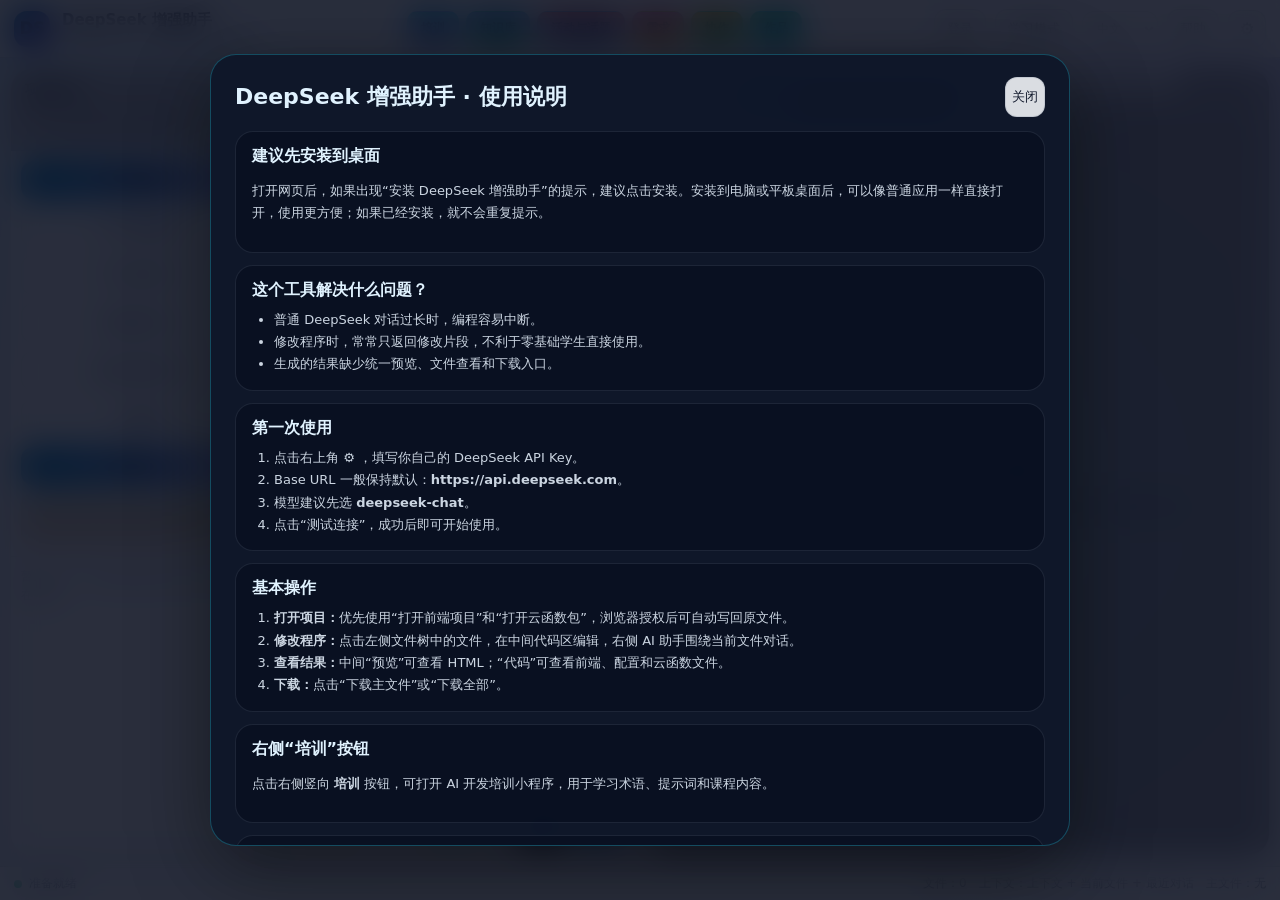
<file: index.html>
<!DOCTYPE html>
<html lang="zh-CN">
<head>
  <meta charset="UTF-8" />
  <meta name="viewport" content="width=device-width, initial-scale=1.0" />
  <title>DeepSeek 增强助手</title>
  <style>
    :root {
      --bg: #060913;
      --panel: rgba(13, 18, 31, 0.9);
      --panel2: rgba(18, 26, 44, 0.86);
      --line: rgba(148, 163, 184, 0.18);
      --line2: rgba(148, 163, 184, 0.28);
      --text: #e8eef9;
      --muted: #94a3b8;
      --muted2: #64748b;
      --brand: #22d3ee;
      --brand2: #a78bfa;
      --ok: #34d399;
      --warn: #fbbf24;
      --danger: #fb7185;
      --radius: 22px;
      --mono: "JetBrains Mono", "SFMono-Regular", Consolas, "Liberation Mono", monospace;
      --font: "Inter", "PingFang SC", "Microsoft YaHei", system-ui, -apple-system, sans-serif;
    }

    * { box-sizing: border-box; }

    body {
      margin: 0;
      height: 100vh;
      overflow: hidden;
      font-family: var(--font);
      color: var(--text);
      background:
        radial-gradient(circle at 10% 0%, rgba(34, 211, 238, .18), transparent 30rem),
        radial-gradient(circle at 90% 0%, rgba(167, 139, 250, .16), transparent 30rem),
        linear-gradient(135deg, #020617 0%, #08111f 54%, #020617 100%);
    }

    body.learn-mode {
      --bg: #f5f8ff;
      --panel: rgba(255, 255, 255, 0.88);
      --panel2: rgba(248, 250, 252, 0.92);
      --line: rgba(100, 116, 139, 0.20);
      --line2: rgba(100, 116, 139, 0.30);
      --text: #0f172a;
      --muted: #475569;
      --muted2: #64748b;
      --brand: #0284c7;
      --brand2: #7c3aed;
      background:
        radial-gradient(circle at 12% 0%, rgba(14, 165, 233, .18), transparent 30rem),
        radial-gradient(circle at 92% 8%, rgba(124, 58, 237, .12), transparent 28rem),
        linear-gradient(135deg, #f8fbff 0%, #eef6ff 56%, #f8fafc 100%);
    }

    body.learn-mode .topbar,
    body.learn-mode .statusbar {
      background: rgba(255, 255, 255, .80);
      box-shadow: 0 10px 30px rgba(15, 23, 42, .06);
    }

    body.learn-mode .panel,
    body.learn-mode .api-panel,
    body.learn-mode .module-guide {
      background: rgba(255, 255, 255, .90);
      box-shadow: 0 18px 48px rgba(15, 23, 42, .10);
    }

    body.learn-mode .teacher b,
    body.learn-mode .chat-head h2,
    body.learn-mode .ide-title h2,
    body.learn-mode .ide-center-title strong,
    body.learn-mode .empty h2,
    body.learn-mode .module-guide h3,
    body.learn-mode .file-item strong {
      color: #0f172a;
    }

    body.learn-mode .btn,
    body.learn-mode .icon-btn,
    body.learn-mode input,
    body.learn-mode textarea,
    body.learn-mode select,
    body.learn-mode .file-item,
    body.learn-mode .ide-action {
      background: rgba(248, 250, 252, .88);
      color: #0f172a;
    }

    body.learn-mode .chat-body,
    body.learn-mode .preview,
    body.learn-mode .answer,
    body.learn-mode .memory textarea,
    body.learn-mode .composer,
    body.learn-mode .ide-actions,
    body.learn-mode .ide-toolbar,
    body.learn-mode .ide-files {
      background: rgba(248, 250, 252, .54);
    }

    body.learn-mode .code-editor {
      background:
        linear-gradient(rgba(2, 132, 199, .035) 50%, transparent 50%) 0 0 / 100% 44px,
        #fbfdff;
      color: #0f172a;
    }

    body.learn-mode .module-guide-head {
      background: rgba(239, 246, 255, .92);
    }

    body.learn-mode .msg.ai,
    body.learn-mode .msg.system {
      background: rgba(241, 245, 249, .88);
    }

    body.workbench-mode {
      color-scheme: dark;
    }

    button, input, textarea, select { font-family: inherit; }
    button { cursor: pointer; }

    .app {
      height: 100vh;
      display: grid;
      grid-template-rows: 58px 1fr 34px;
    }

    .topbar {
      border-bottom: 1px solid var(--line);
      background: rgba(2, 6, 23, .72);
      backdrop-filter: blur(22px);
      display: flex;
      align-items: center;
      justify-content: space-between;
      gap: 16px;
      padding: 0 14px;
      position: relative;
      z-index: 10;
    }

    .brand {
      display: flex;
      align-items: center;
      gap: 12px;
      min-width: 260px;
    }

    .logo {
      width: 36px;
      height: 36px;
      border-radius: 13px;
      display: grid;
      place-items: center;
      font-weight: 950;
      color: #03111d;
      background: linear-gradient(135deg, var(--brand), var(--brand2));
      box-shadow: 0 0 34px rgba(34, 211, 238, .24);
    }

    .brand strong {
      display: block;
      font-size: 15px;
    }

    .brand span {
      display: block;
      margin-top: 1px;
      color: var(--muted);
      font-size: 11.5px;
    }

    .teacher {
      color: var(--muted);
      font-size: 13px;
      text-align: center;
      white-space: nowrap;
    }

    .teacher b { color: #e0f2fe; }

    .top-actions {
      min-width: 260px;
      display: flex;
      align-items: center;
      justify-content: flex-end;
      gap: 9px;
      position: relative;
    }

    .mode-toggle {
      white-space: nowrap;
    }

    .lang-select {
      width: auto;
      min-width: 76px;
      padding: 9px 10px;
      border-radius: 12px;
      font-size: 12px;
    }

    .btn, .btn-primary, .btn-danger, .icon-btn {
      border: 1px solid var(--line);
      background: rgba(15, 23, 42, .82);
      color: var(--text);
      border-radius: 12px;
      padding: 10px 12px;
      font-size: 13px;
      display: inline-flex;
      align-items: center;
      justify-content: center;
      gap: 7px;
      transition: .18s;
      white-space: nowrap;
    }

    .icon-btn {
      width: 38px;
      height: 38px;
      padding: 0;
      font-size: 17px;
    }

    .btn:hover, .icon-btn:hover {
      transform: translateY(-1px);
      border-color: rgba(34, 211, 238, .44);
      background: rgba(30, 41, 59, .9);
    }

    .btn-primary {
      border: 0;
      color: #03111d;
      font-weight: 900;
      background: linear-gradient(135deg, var(--brand), #c4b5fd);
      box-shadow: 0 14px 38px rgba(34, 211, 238, .19);
    }

    .btn-primary:hover {
      transform: translateY(-1px);
      box-shadow: 0 18px 44px rgba(34, 211, 238, .26);
    }

    .btn-primary:disabled {
      opacity: .55;
      cursor: not-allowed;
      transform: none;
      box-shadow: none;
    }

    .btn-danger:hover {
      border-color: rgba(251, 113, 133, .46);
      background: rgba(127, 29, 29, .26);
    }

    .api-panel {
      position: absolute;
      top: 48px;
      right: 0;
      width: 420px;
      display: none;
      padding: 16px;
      border: 1px solid var(--line2);
      border-radius: 20px;
      background: rgba(5, 9, 20, .97);
      box-shadow: 0 24px 80px rgba(0,0,0,.45);
      backdrop-filter: blur(22px);
      z-index: 50;
    }

    .api-panel.open {
      display: block;
      animation: drop .18s ease-out;
    }

    @keyframes drop {
      from { opacity: 0; transform: translateY(-8px) scale(.98); }
      to { opacity: 1; transform: translateY(0) scale(1); }
    }

    .panel-title {
      display: flex;
      align-items: center;
      justify-content: space-between;
      color: #e0f2fe;
      font-weight: 850;
      font-size: 13px;
      margin-bottom: 12px;
    }

    .layout {
      min-height: 0;
      display: grid;
      grid-template-columns: 260px 360px minmax(0, 1fr);
      gap: 10px;
      padding: 10px;
      overflow: hidden;
    }

    .ide-explorer {
      display: grid;
      grid-template-rows: auto auto 1fr;
      min-height: 0;
    }

    .ide-title {
      padding: 12px 14px 10px;
      border-bottom: 1px solid var(--line);
      background: rgba(2, 6, 23, .22);
    }

    .ide-title h2 {
      margin: 0 0 4px;
      color: #e0f2fe;
      font-size: 14px;
    }

    .ide-title p {
      margin: 0;
      color: var(--muted2);
      font-size: 12px;
      line-height: 1.55;
    }

    .ide-toolbar {
      display: grid;
      grid-template-columns: 1fr;
      gap: 8px;
      padding: 10px;
      border-bottom: 1px solid var(--line);
      background: rgba(15, 23, 42, .32);
    }

    .ide-toolbar .btn,
    .ide-toolbar .btn-primary {
      justify-content: center;
      width: 100%;
    }

    .ide-save-state {
      border: 1px solid rgba(52, 211, 153, .20);
      border-radius: 12px;
      padding: 8px 9px;
      background: rgba(6, 78, 59, .18);
      color: #bbf7d0;
      font-size: 12px;
      line-height: 1.45;
    }

    .ide-save-state.warn {
      border-color: rgba(251, 191, 36, .22);
      background: rgba(120, 53, 15, .18);
      color: #fde68a;
    }

    .ide-files {
      min-height: 0;
      overflow: auto;
      padding: 10px;
      background:
        linear-gradient(180deg, rgba(34, 211, 238, .045), transparent 180px),
        rgba(2, 6, 23, .24);
    }

    .ide-assistant {
      display: grid;
      grid-template-rows: auto auto minmax(120px, 1fr) auto;
      min-height: 0;
    }

    .ide-actions {
      display: grid;
      grid-template-columns: repeat(2, minmax(0, 1fr));
      gap: 7px;
      padding: 9px 12px;
      border-bottom: 1px solid var(--line);
      background: rgba(2, 6, 23, .24);
    }

    .ide-action {
      border: 1px solid rgba(148, 163, 184, .18);
      border-radius: 12px;
      background: rgba(15, 23, 42, .58);
      color: var(--muted);
      padding: 8px 9px;
      font-size: 12px;
      cursor: pointer;
      transition: .16s;
    }

    .ide-action:hover {
      color: #e0f2fe;
      border-color: rgba(34, 211, 238, .38);
      background: rgba(8, 47, 73, .38);
    }

    .ide-action.active {
      color: #03111d;
      font-weight: 900;
      border-color: rgba(34, 211, 238, .56);
      background: linear-gradient(135deg, var(--brand), #c4b5fd);
    }

    .module-guide {
      position: fixed;
      left: 532px;
      top: 108px;
      width: min(520px, calc(100vw - 40px));
      height: min(560px, calc(100vh - 150px));
      min-width: 320px;
      min-height: 260px;
      padding: 0;
      border: 1px solid rgba(34, 211, 238, .18);
      border-radius: 14px;
      background: rgba(5, 9, 20, .96);
      box-shadow: 0 24px 72px rgba(0, 0, 0, .42), 0 0 34px rgba(34, 211, 238, .08);
      backdrop-filter: blur(18px);
      resize: both;
      overflow: auto;
      display: grid;
      grid-template-rows: auto 1fr;
      z-index: 240;
    }

    .module-guide.hidden {
      display: none;
    }

    .module-guide-head {
      display: flex;
      align-items: center;
      justify-content: space-between;
      gap: 10px;
      padding: 10px 12px;
      border-bottom: 1px solid rgba(148, 163, 184, .16);
      background: rgba(15, 23, 42, .72);
      cursor: move;
      user-select: none;
    }

    .module-guide h3 {
      margin: 0;
      color: #e0f2fe;
      font-size: 14px;
    }

    .module-guide-body {
      display: grid;
      gap: 9px;
      padding: 12px;
      overflow: auto;
      min-height: 0;
    }

    .module-guide-block {
      display: grid;
      gap: 3px;
      color: var(--muted);
      font-size: 12px;
      line-height: 1.55;
    }

    .module-guide-block b {
      color: #bfdbfe;
      font-size: 11.5px;
    }

    .module-guide-actions {
      display: grid;
      grid-template-columns: repeat(2, minmax(0, 1fr));
      gap: 8px;
    }

    .ide-center-title {
      display: flex;
      align-items: center;
      gap: 8px;
      min-width: 0;
    }

    .ide-center-title strong {
      color: #e0f2fe;
      font-size: 13px;
      white-space: nowrap;
    }

    .panel {
      min-width: 0;
      min-height: 0;
      border: 1px solid var(--line);
      border-radius: var(--radius);
      background: var(--panel);
      box-shadow: 0 20px 60px rgba(0,0,0,.22);
      overflow: hidden;
      backdrop-filter: blur(18px);
    }

    .chat-panel {
      display: grid;
      grid-template-rows: 42px minmax(120px, 1fr) auto;
    }

    .chat-head {
      padding: 8px 14px;
      border-bottom: 1px solid var(--line);
      background: rgba(2, 6, 23, .18);
    }

    .chat-head h2 {
      margin: 0;
      font-size: 14px;
      color: #e0f2fe;
      display: flex;
      align-items: center;
      justify-content: space-between;
    }

    .chat-head p {
      display: none;
    }

    .compact-tip {
      color: var(--muted2);
      font-size: 12px;
      font-weight: 500;
    }

    .chat-body {
      min-height: 0;
      overflow: auto;
      padding: 10px 12px;
      display: flex;
      flex-direction: column;
      gap: 9px;
    }

    .msg {
      max-width: 94%;
      padding: 10px 12px;
      border: 1px solid rgba(148, 163, 184, .16);
      border-radius: 16px;
      font-size: 13px;
      line-height: 1.62;
      white-space: pre-wrap;
      word-break: break-word;
    }

    .msg.user {
      align-self: flex-end;
      background: rgba(34, 211, 238, .12);
      border-color: rgba(34, 211, 238, .26);
    }

    .msg.ai {
      align-self: flex-start;
      background: rgba(15, 23, 42, .74);
    }

    .msg.system {
      align-self: center;
      max-width: 98%;
      color: var(--muted2);
      background: rgba(2, 6, 23, .22);
      border-style: dashed;
      font-size: 11.5px;
      padding: 6px 9px;
    }

    .composer {
      padding: 8px 12px 10px;
      border-top: 1px solid var(--line);
      background: rgba(2, 6, 23, .34);
    }

    .field {
      display: flex;
      flex-direction: column;
      gap: 5px;
      margin-bottom: 8px;
    }

    .field label {
      color: var(--muted);
      font-size: 12px;
    }

    input, textarea, select {
      width: 100%;
      border: 1px solid rgba(148, 163, 184, .22);
      border-radius: 13px;
      outline: 0;
      background: rgba(2, 6, 23, .72);
      color: var(--text);
      padding: 10px 12px;
      transition: .16s;
    }

    input:focus, textarea:focus, select:focus {
      border-color: rgba(34, 211, 238, .62);
      box-shadow: 0 0 0 3px rgba(34, 211, 238, .10);
    }

    textarea {
      min-height: 96px;
      resize: vertical;
      line-height: 1.58;
    }

    .prompt-box {
      min-height: 180px;
      max-height: 360px;
    }

    .row {
      display: flex;
      align-items: center;
      gap: 9px;
      flex-wrap: wrap;
    }

    .between { justify-content: space-between; }

    .hint {
      color: var(--muted2);
      font-size: 12px;
      line-height: 1.6;
    }

    .main-panel {
      display: grid;
      grid-template-rows: 52px 1fr;
    }

    .main-head {
      height: 52px;
      border-bottom: 1px solid var(--line);
      background: rgba(2, 6, 23, .32);
      display: flex;
      align-items: center;
      justify-content: space-between;
      padding: 0 12px;
      gap: 12px;
    }

    .tabs {
      display: inline-flex;
      gap: 5px;
      padding: 4px;
      border: 1px solid var(--line);
      border-radius: 999px;
      background: rgba(15, 23, 42, .58);
    }

    .tab {
      border: 0;
      background: transparent;
      color: var(--muted);
      border-radius: 999px;
      padding: 8px 12px;
      font-size: 12px;
    }

    .tab.active {
      color: #03111d;
      font-weight: 900;
      background: linear-gradient(135deg, var(--brand), #c4b5fd);
    }

    .view {
      min-height: 0;
      display: none;
    }

    .view.active {
      display: block;
      height: 100%;
      min-height: 0;
    }

    .preview {
      height: 100%;
      background: rgba(2, 6, 23, .48);
    }

    iframe {
      width: 100%;
      height: 100%;
      border: 0;
      background: #fff;
    }

    .empty {
      height: 100%;
      display: grid;
      place-items: center;
      text-align: center;
      color: var(--muted);
      padding: 36px;
      background:
        radial-gradient(circle at center, rgba(34, 211, 238, .08), transparent 26rem),
        rgba(2, 6, 23, .34);
    }

    .empty h2 {
      margin: 0 0 12px;
      color: #e0f2fe;
      font-size: 21px;
    }

    .empty p {
      margin: 0 auto;
      max-width: 560px;
      line-height: 1.75;
      font-size: 13px;
    }

    .file-list {
      height: 100%;
      display: grid;
      grid-template-columns: 280px 1fr;
      min-height: 0;
    }

    .files {
      min-height: 0;
      overflow: auto;
    }

    .file-item {
      padding: 10px 11px;
      border: 1px solid rgba(148, 163, 184, .15);
      background: rgba(15, 23, 42, .56);
      border-radius: 14px;
      margin-bottom: 8px;
      cursor: pointer;
      transition: .16s;
    }

    .file-item:hover, .file-item.active {
      border-color: rgba(34, 211, 238, .42);
      background: rgba(30, 41, 59, .78);
    }

    .file-item strong {
      display: block;
      color: #e0f2fe;
      font-size: 12px;
      margin-bottom: 4px;
      overflow: hidden;
      text-overflow: ellipsis;
      white-space: nowrap;
    }

    .file-item span {
      color: var(--muted);
      font-size: 11px;
    }

    .file-item small {
      display: inline-block;
      margin-top: 5px;
      color: #7dd3fc;
      font-size: 10.5px;
    }

    .code-editor {
      width: 100%;
      height: 100%;
      border: 0;
      border-radius: 0;
      resize: none;
      padding: 18px;
      background:
        linear-gradient(rgba(255,255,255,.018) 50%, transparent 50%) 0 0 / 100% 44px,
        #040816;
      color: #dbeafe;
      font-family: var(--mono);
      font-size: 12.5px;
      line-height: 1.68;
      tab-size: 2;
    }

    .answer {
      width: 100%;
      height: 100%;
      padding: 18px;
      overflow: auto;
      white-space: pre-wrap;
      line-height: 1.7;
      font-size: 13px;
      color: #dbeafe;
      background: rgba(2, 6, 23, .45);
    }

    .memory {
      height: 100%;
      display: grid;
      grid-template-rows: auto 1fr;
      min-height: 0;
    }

    .memory-top {
      padding: 14px;
      border-bottom: 1px solid var(--line);
      background: rgba(2, 6, 23, .28);
    }

    .memory textarea {
      height: 100%;
      min-height: 100%;
      border-radius: 0;
      border: 0;
      resize: none;
      font-family: var(--font);
      line-height: 1.72;
      background: rgba(2, 6, 23, .38);
    }

    .statusbar {
      border-top: 1px solid var(--line);
      background: rgba(2, 6, 23, .75);
      color: var(--muted);
      font-size: 12px;
      display: grid;
      grid-template-columns: 1fr auto auto auto;
      align-items: center;
      gap: 12px;
      padding: 0 14px;
    }

    .dot {
      display: inline-flex;
      width: 8px;
      height: 8px;
      margin-right: 7px;
      border-radius: 50%;
      background: var(--ok);
      box-shadow: 0 0 0 0 rgba(52, 211, 153, .48);
      animation: pulse 1.8s infinite;
      vertical-align: -1px;
    }

    @keyframes pulse {
      0% { box-shadow: 0 0 0 0 rgba(52, 211, 153, .42); }
      70% { box-shadow: 0 0 0 10px rgba(52, 211, 153, 0); }
      100% { box-shadow: 0 0 0 0 rgba(52, 211, 153, 0); }
    }



    .help-modal {
      position: fixed;
      inset: 0;
      z-index: 115;
      background: rgba(2, 6, 23, .84);
      backdrop-filter: blur(16px);
      display: none;
      align-items: center;
      justify-content: center;
      padding: 18px;
    }

    .help-modal.open {
      display: flex;
    }

    .help-card {
      width: min(860px, 96vw);
      max-height: 88vh;
      overflow: auto;
      border: 1px solid rgba(34, 211, 238, .28);
      border-radius: 26px;
      background: rgba(15, 23, 42, .97);
      box-shadow: 0 24px 80px rgba(0,0,0,.45);
      padding: 22px 24px 20px;
    }

    .help-title {
      display: flex;
      align-items: center;
      justify-content: space-between;
      gap: 14px;
      margin-bottom: 14px;
    }

    .help-title strong {
      color: #e0f2fe;
      font-size: 22px;
    }

    .help-close {
      min-width: 40px;
      height: 40px;
      padding: 0;
    }

    .help-section {
      border: 1px solid rgba(148, 163, 184, .14);
      background: rgba(2, 6, 23, .38);
      border-radius: 18px;
      padding: 14px 16px;
      margin-top: 12px;
    }

    .help-section h3 {
      margin: 0 0 8px;
      color: #e0f2fe;
      font-size: 16px;
    }

    .help-section p, .help-section li {
      color: #cbd5e1;
      font-size: 13px;
      line-height: 1.72;
    }

    .help-section ul, .help-section ol {
      margin: 8px 0 0 22px;
      padding: 0;
    }

    .help-tip {
      display: inline-block;
      margin-top: 8px;
      padding: 6px 10px;
      border-radius: 999px;
      background: rgba(34, 211, 238, .12);
      color: #67e8f9;
      font-size: 12px;
    }


    .install-prompt {
      position: fixed;
      left: 50%;
      bottom: 54px;
      transform: translateX(-50%) translateY(18px);
      z-index: 110;
      width: min(520px, calc(100vw - 28px));
      border: 1px solid rgba(34, 211, 238, .34);
      border-radius: 22px;
      background: rgba(15, 23, 42, .96);
      box-shadow: 0 24px 80px rgba(0,0,0,.48);
      backdrop-filter: blur(22px);
      padding: 14px;
      display: none;
      opacity: 0;
      transition: .22s ease;
    }

    .install-prompt.show {
      display: block;
      opacity: 1;
      transform: translateX(-50%) translateY(0);
    }

    .install-card {
      display: grid;
      grid-template-columns: 48px 1fr auto;
      gap: 12px;
      align-items: center;
    }

    .install-icon {
      width: 48px;
      height: 48px;
      border-radius: 16px;
      background: url('./icon-192.png') center / cover no-repeat;
      box-shadow: 0 0 24px rgba(34, 211, 238, .22);
      flex-shrink: 0;
    }

    .install-title {
      color: #e0f2fe;
      font-weight: 850;
      font-size: 14px;
      margin-bottom: 3px;
    }

    .install-desc {
      color: var(--muted);
      font-size: 12px;
      line-height: 1.45;
    }

    .install-actions {
      display: flex;
      gap: 8px;
      align-items: center;
    }

    @media (max-width: 640px) {
      .install-card {
        grid-template-columns: 42px 1fr;
      }

      .install-actions {
        grid-column: 1 / -1;
        justify-content: flex-end;
      }
    }


    .toast {
      position: fixed;
      right: 18px;
      bottom: 54px;
      max-width: 390px;
      padding: 12px 14px;
      border: 1px solid rgba(34, 211, 238, .34);
      border-radius: 16px;
      background: rgba(15, 23, 42, .96);
      box-shadow: 0 24px 80px rgba(0,0,0,.45);
      color: #e0f2fe;
      font-size: 13px;
      line-height: 1.52;
      opacity: 0;
      transform: translateY(16px);
      pointer-events: none;
      transition: .2s;
      z-index: 99;
    }

    .toast.show {
      opacity: 1;
      transform: translateY(0);
    }

    input[type="file"] { display: none; }
    .ok { color: var(--ok); }
    .warn { color: var(--warn); }
    .danger { color: var(--danger); }
    .hidden { display: none !important; }


    .composer .row.between {
      align-items: center;
    }

    .composer .btn,
    .composer .btn-primary,
    .composer .btn-danger {
      padding: 9px 12px;
    }

    @media (min-height: 850px) {
      .prompt-box {
        min-height: 220px;
      }
    }


    .training-float,
    .works-float,
    .collab-float,
    .demand-float,
    .knowledge-float,
    .events-float {
      position: fixed;
      right: 14px;
      top: 50%;
      transform: translateY(-50%);
      z-index: 60;
      width: 42px;
      height: 118px;
      border-radius: 22px 0 0 22px;
      border: 1px solid rgba(34, 211, 238, .34);
      border-right: 0;
      background: linear-gradient(180deg, rgba(34, 211, 238, .92), rgba(167, 139, 250, .92));
      color: #03111d;
      font-weight: 950;
      box-shadow: 0 18px 50px rgba(0,0,0,.34);
      writing-mode: vertical-rl;
      letter-spacing: 2px;
      display: flex;
      align-items: center;
      justify-content: center;
      transition: .18s ease;
    }

    .works-float {
      top: calc(50% + 132px);
      background: linear-gradient(180deg, rgba(52, 211, 153, .94), rgba(34, 211, 238, .92));
    }

    .collab-float {
      top: calc(50% + 264px);
      background: linear-gradient(180deg, rgba(251, 191, 36, .94), rgba(52, 211, 153, .92));
    }

    .demand-float {
      top: calc(50% + 396px);
      background: linear-gradient(180deg, rgba(244, 114, 182, .94), rgba(251, 191, 36, .92));
    }

    .knowledge-float {
      top: calc(50% + 528px);
      background: linear-gradient(180deg, rgba(96, 165, 250, .94), rgba(52, 211, 153, .92));
    }

    .events-float {
      top: calc(50% + 660px);
      background: linear-gradient(180deg, rgba(248, 113, 113, .94), rgba(96, 165, 250, .92));
    }

    .training-float:hover,
    .works-float:hover,
    .collab-float:hover,
    .demand-float:hover,
    .knowledge-float:hover,
    .events-float:hover {
      right: 18px;
      transform: translateY(-50%) scale(1.02);
      box-shadow: 0 22px 60px rgba(34, 211, 238, .22);
    }

    .module-nav {
      display: flex;
      align-items: center;
      justify-content: center;
      gap: 7px;
      min-width: 0;
      overflow-x: auto;
      scrollbar-width: none;
    }

    .module-nav::-webkit-scrollbar { display: none; }

    .module-nav .training-float,
    .module-nav .works-float,
    .module-nav .collab-float,
    .module-nav .demand-float,
    .module-nav .knowledge-float,
    .module-nav .events-float {
      position: static;
      transform: none;
      width: auto;
      height: 36px;
      border-radius: 10px;
      border: 1px solid rgba(34, 211, 238, .3);
      padding: 0 13px;
      writing-mode: horizontal-tb;
      letter-spacing: 0;
      box-shadow: none;
      font-size: 12px;
      flex: 0 0 auto;
    }

    .module-nav .training-float:hover,
    .module-nav .works-float:hover,
    .module-nav .collab-float:hover,
    .module-nav .demand-float:hover,
    .module-nav .knowledge-float:hover,
    .module-nav .events-float:hover {
      right: auto;
      transform: translateY(-1px);
      box-shadow: 0 8px 24px rgba(34, 211, 238, .16);
    }

    .training-overlay,
    .works-overlay,
    .collab-overlay,
    .demand-overlay,
    .knowledge-overlay,
    .events-overlay,
    .auth-modal,
    .admin-modal {
      position: fixed;
      inset: 0;
      z-index: 120;
      background: rgba(2, 6, 23, .96);
      backdrop-filter: blur(22px);
      display: none;
      grid-template-rows: 58px 1fr;
    }

    .training-overlay.open,
    .works-overlay.open,
    .collab-overlay.open,
    .demand-overlay.open,
    .knowledge-overlay.open,
    .events-overlay.open,
    .auth-modal.open,
    .admin-modal.open {
      display: grid;
    }

    .training-head,
    .works-head,
    .collab-head,
    .demand-head,
    .knowledge-head,
    .events-head,
    .auth-head,
    .admin-head {
      display: flex;
      align-items: center;
      justify-content: space-between;
      gap: 12px;
      padding: 0 16px;
      border-bottom: 1px solid var(--line);
      background: rgba(2, 6, 23, .78);
    }

    .training-head strong,
    .works-head strong,
    .collab-head strong,
    .demand-head strong,
    .knowledge-head strong,
    .events-head strong,
    .auth-head strong,
    .admin-head strong {
      color: #e0f2fe;
      font-size: 15px;
    }

    .training-head span,
    .works-head span,
    .collab-head span,
    .demand-head span,
    .knowledge-head span,
    .events-head span,
    .auth-head span,
    .admin-head span {
      color: var(--muted);
      font-size: 12px;
      margin-left: 10px;
    }

    .training-body,
    .works-body,
    .collab-body,
    .demand-body,
    .knowledge-body,
    .events-body,
    .auth-body,
    .admin-body {
      min-height: 0;
      background: rgba(2, 6, 23, .48);
      display: grid;
      place-items: center;
      padding: 18px;
    }

    .training-placeholder {
      width: min(860px, 92vw);
      border: 1px dashed rgba(34, 211, 238, .35);
      border-radius: 28px;
      background:
        radial-gradient(circle at top left, rgba(34, 211, 238, .12), transparent 22rem),
        radial-gradient(circle at bottom right, rgba(167, 139, 250, .11), transparent 22rem),
        rgba(15, 23, 42, .68);
      padding: 42px;
      text-align: center;
      box-shadow: 0 26px 80px rgba(0,0,0,.28);
    }

    .training-placeholder h2 {
      margin: 0 0 14px;
      color: #e0f2fe;
      font-size: 28px;
    }

    .training-placeholder p {
      margin: 0 auto 18px;
      max-width: 680px;
      color: var(--muted);
      line-height: 1.8;
      font-size: 14px;
    }

    .training-frame {
      width: 100%;
      height: 100%;
      border: 0;
      background: #fff;
      display: none;
    }

    .demand-body,
    .knowledge-body,
    .events-body { padding: 0; place-items: stretch; }

    .demand-frame,
    .knowledge-frame,
    .events-frame {
      width: 100%;
      height: 100%;
      border: 0;
      background: #f8fafc;
      display: block;
    }

    .auth-card,
    .admin-shell,
    .works-shell,
    .collab-shell {
      width: min(1180px, 94vw);
      max-height: calc(100vh - 96px);
      overflow: auto;
      border: 1px solid var(--line2);
      border-radius: 22px;
      background: rgba(8, 13, 26, .94);
      box-shadow: 0 26px 90px rgba(0,0,0,.36);
      padding: 18px;
    }

    .auth-card { width: min(520px, 92vw); }

    .admin-shell {
      width: min(1220px, 95vw);
    }

    .collab-shell {
      width: min(1280px, 96vw);
    }

    .collab-userbar {
      margin-bottom: 12px;
      padding: 10px 12px;
      border: 1px solid rgba(34, 211, 238, .22);
      border-radius: 12px;
      background: rgba(8, 47, 73, .34);
      color: #e0f2fe;
      font-size: 13px;
      line-height: 1.6;
    }

    .admin-summary {
      display: grid;
      grid-template-columns: repeat(auto-fit, minmax(150px, 1fr));
      gap: 10px;
      margin-bottom: 14px;
    }

    .admin-metric {
      border: 1px solid var(--line);
      border-radius: 14px;
      background: rgba(15, 23, 42, .72);
      padding: 12px;
    }

    .admin-metric strong {
      display: block;
      color: #e0f2fe;
      font-size: 24px;
      margin-bottom: 4px;
    }

    .admin-table-wrap {
      overflow: auto;
      border: 1px solid var(--line);
      border-radius: 14px;
      background: rgba(15, 23, 42, .62);
      margin-top: 12px;
    }

    .admin-table {
      width: 100%;
      border-collapse: collapse;
      min-width: 760px;
      font-size: 12px;
    }

    .admin-table th,
    .admin-table td {
      padding: 10px;
      border-bottom: 1px solid rgba(148, 163, 184, .16);
      text-align: left;
      vertical-align: top;
    }

    .admin-table th {
      color: #e0f2fe;
      background: rgba(2, 6, 23, .46);
      white-space: nowrap;
    }

    .admin-section-title {
      display: flex;
      justify-content: space-between;
      align-items: center;
      gap: 10px;
      margin-top: 16px;
      color: #e0f2fe;
    }

    .works-grid {
      display: grid;
      grid-template-columns: minmax(280px, 380px) 1fr;
      gap: 14px;
      align-items: start;
    }

    .collab-grid {
      display: grid;
      grid-template-columns: minmax(280px, 380px) 1fr;
      gap: 14px;
      align-items: start;
    }

    .works-card,
    .collab-card {
      border: 1px solid var(--line);
      border-radius: 12px;
      background: rgba(15, 23, 42, .64);
      padding: 14px;
    }

    .collab-quiet-card,
    .collab-submit-card {
      background: rgba(8, 13, 26, .78);
    }

    .collab-section-head h3,
    .collab-card h3 {
      margin: 0 0 8px;
      color: #e0f2fe;
      font-size: 16px;
    }

    .collab-section-head p {
      margin: 0 0 14px;
      color: #93c5fd;
      font-size: 13px;
      line-height: 1.7;
    }

    #collabStageGuide {
      border: 1px solid rgba(56, 189, 248, .42);
      border-left: 4px solid #38bdf8;
      border-radius: 10px;
      margin: 12px 0;
      padding: 12px 14px;
      color: #bfdbfe;
      background: rgba(8, 47, 73, .46);
      box-shadow: 0 8px 22px rgba(14, 165, 233, .1);
      font-size: 13px;
      line-height: 1.75;
    }

    #collabStageGuide strong {
      color: #7dd3fc;
    }

    .collab-overlay .upload-tip,
    .collab-overlay .collab-empty-files,
    .collab-overlay .collab-upload-box p {
      color: #93c5fd;
    }

    .collab-overlay .upload-tip,
    .collab-overlay .collab-empty-files {
      border-left: 3px solid rgba(56, 189, 248, .72);
      background: rgba(8, 47, 73, .28);
      padding: 9px 11px;
      line-height: 1.65;
    }

    .collab-form-grid,
    .collab-upload-grid {
      display: grid;
      grid-template-columns: repeat(2, minmax(0, 1fr));
      gap: 12px;
    }

    .collab-upload-grid {
      grid-template-columns: repeat(3, minmax(0, 1fr));
      margin: 12px 0;
    }

    .collab-upload-box {
      border: 1px solid rgba(148, 163, 184, .18);
      border-radius: 12px;
      background: rgba(2, 6, 23, .28);
      padding: 12px;
      min-height: 148px;
    }

    .collab-upload-box strong {
      display: block;
      color: #e0f2fe;
      margin-bottom: 5px;
    }

    .collab-upload-box p {
      min-height: 38px;
      margin: 0 0 10px;
      color: var(--muted2);
      font-size: 12px;
      line-height: 1.6;
    }

    .collab-list,
    .collab-timeline {
      display: grid;
      gap: 10px;
    }

    .collab-item h3 {
      margin: 0 0 8px;
      color: #e0f2fe;
      font-size: 15px;
    }

    .collab-status {
      display: inline-flex;
      align-items: center;
      min-height: 24px;
      padding: 0 8px;
      border-radius: 999px;
      border: 1px solid rgba(148, 163, 184, .25);
      color: #e0f2fe;
      font-size: 12px;
      background: rgba(2, 6, 23, .32);
    }

    .collab-status-new {
      border-color: rgba(251, 191, 36, .42);
      color: #fde68a;
      background: rgba(92, 58, 12, .34);
    }

    .collab-status-teacher_replied {
      border-color: rgba(34, 211, 238, .42);
      color: #bae6fd;
      background: rgba(8, 47, 73, .34);
    }

    .collab-status-student_feedback {
      border-color: rgba(167, 139, 250, .46);
      color: #ddd6fe;
      background: rgba(59, 37, 111, .34);
    }

    .collab-status-closed {
      border-color: rgba(52, 211, 153, .42);
      color: #bbf7d0;
      background: rgba(6, 78, 59, .32);
    }

    .collab-filterbar {
      display: grid;
      grid-template-columns: repeat(3, minmax(0, 1fr));
      gap: 10px;
      margin: 0 0 12px;
      padding: 10px;
      border: 1px solid rgba(148, 163, 184, .16);
      border-radius: 12px;
      background: rgba(2, 6, 23, .22);
    }

    .collab-filterbar .field {
      margin: 0;
    }

    .collab-progress {
      display: grid;
      grid-template-columns: repeat(6, minmax(0, 1fr));
      gap: 8px;
      margin: 0 0 14px;
    }

    .collab-step {
      border: 1px solid rgba(148, 163, 184, .18);
      border-radius: 10px;
      padding: 9px 8px;
      color: #94a3b8;
      background: rgba(2, 6, 23, .26);
      font-size: 12px;
      text-align: center;
      line-height: 1.4;
    }

    .collab-step.done {
      border-color: rgba(52, 211, 153, .34);
      color: #bbf7d0;
      background: rgba(6, 78, 59, .24);
    }

    .collab-step.active {
      border-color: rgba(56, 189, 248, .45);
      color: #e0f2fe;
      background: rgba(8, 47, 73, .46);
      box-shadow: 0 10px 24px rgba(14, 165, 233, .12);
    }

    .collab-check-card {
      border: 1px solid rgba(148, 163, 184, .16);
      border-radius: 12px;
      padding: 12px;
      margin: 12px 0;
      background: rgba(2, 6, 23, .22);
    }

    .collab-check-card strong {
      display: block;
      margin-bottom: 10px;
      color: #e0f2fe;
      font-size: 13px;
    }

    .collab-check-grid {
      display: grid;
      grid-template-columns: repeat(2, minmax(0, 1fr));
      gap: 8px 12px;
    }

    .collab-check-grid label {
      color: #cbd5e1;
      font-size: 12px;
      line-height: 1.5;
    }

    .collab-stage-actions {
      display: flex;
      gap: 8px;
      flex-wrap: wrap;
      margin-top: 10px;
    }

    .collab-success-panel {
      border: 1px solid rgba(52, 211, 153, .36);
      border-radius: 12px;
      padding: 14px;
      margin-top: 12px;
      background: linear-gradient(135deg, rgba(6, 78, 59, .36), rgba(15, 23, 42, .7));
    }

    .collab-files {
      display: flex;
      gap: 8px;
      flex-wrap: wrap;
      margin: 8px 0;
    }

    .collab-file {
      color: #bfdbfe;
      border: 1px solid rgba(96, 165, 250, .3);
      border-radius: 999px;
      padding: 5px 9px;
      text-decoration: none;
      font-size: 12px;
      background: rgba(30, 64, 175, .22);
    }

    .collab-empty-files,
    .collab-submit-status,
    .collab-detail-block {
      border: 1px solid rgba(148, 163, 184, .16);
      border-radius: 10px;
      background: rgba(2, 6, 23, .24);
      padding: 10px;
      margin: 10px 0;
    }

    .collab-submit-status {
      color: #cbd5e1;
      line-height: 1.6;
    }

    .collab-submit-status.ok {
      border-color: rgba(34, 197, 94, .36);
      color: #bbf7d0;
      background: rgba(6, 78, 59, .24);
    }

    .collab-submit-status.warn {
      border-color: rgba(251, 191, 36, .38);
      color: #fde68a;
      background: rgba(92, 58, 12, .26);
    }

    .collab-submit-status.error {
      border-color: rgba(248, 113, 113, .38);
      color: #fecaca;
      background: rgba(127, 29, 29, .24);
    }

    .collab-detail-block strong {
      display: block;
      margin-bottom: 6px;
      color: #e0f2fe;
      font-size: 13px;
    }

    .collab-detail-block pre {
      margin: 0;
      color: #dbeafe;
      font-family: inherit;
      font-size: 13px;
      line-height: 1.65;
      white-space: pre-wrap;
      word-break: break-word;
    }

    .collab-meta-grid {
      display: grid;
      grid-template-columns: repeat(2, minmax(0, 1fr));
      gap: 8px;
      margin: 8px 0;
    }

    .collab-meta-pill {
      border: 1px solid rgba(148, 163, 184, .14);
      border-radius: 10px;
      padding: 8px 10px;
      color: #cbd5e1;
      background: rgba(15, 23, 42, .38);
      font-size: 12px;
      line-height: 1.5;
    }

    .collab-meta-pill b {
      display: block;
      color: #93c5fd;
      font-size: 11px;
      font-weight: 600;
    }

    .collab-notice {
      border-color: rgba(251, 191, 36, .38);
      background: linear-gradient(135deg, rgba(92, 58, 12, .48), rgba(15, 23, 42, .72));
    }

    .works-list {
      display: grid;
      grid-template-columns: repeat(auto-fill, minmax(240px, 1fr));
      gap: 12px;
    }

    .work-item h3 {
      margin: 0 0 8px;
      color: #e0f2fe;
      font-size: 15px;
    }

    .work-tone-0 { border-color: rgba(34, 211, 238, .38); background: linear-gradient(135deg, rgba(8, 47, 73, .78), rgba(15, 23, 42, .72)); }
    .work-tone-1 { border-color: rgba(52, 211, 153, .38); background: linear-gradient(135deg, rgba(6, 78, 59, .74), rgba(15, 23, 42, .72)); }
    .work-tone-2 { border-color: rgba(167, 139, 250, .42); background: linear-gradient(135deg, rgba(59, 37, 111, .74), rgba(15, 23, 42, .72)); }
    .work-tone-3 { border-color: rgba(251, 191, 36, .38); background: linear-gradient(135deg, rgba(92, 58, 12, .70), rgba(15, 23, 42, .72)); }
    .work-tone-4 { border-color: rgba(248, 113, 113, .36); background: linear-gradient(135deg, rgba(88, 28, 45, .68), rgba(15, 23, 42, .72)); }

    .cloud-mode-note {
      margin: 0 0 12px;
      padding: 10px 12px;
      border: 1px solid rgba(251, 191, 36, .32);
      border-radius: 12px;
      background: rgba(92, 58, 12, .22);
      color: #fde68a;
      font-size: 12px;
      line-height: 1.6;
    }

    .work-item p {
      margin: 0 0 10px;
      color: var(--muted);
      font-size: 12px;
      line-height: 1.6;
    }

    .work-meta {
      color: var(--muted2);
      font-size: 12px;
      margin-bottom: 10px;
    }

    .works-tabs,
    .collab-tabs {
      display: flex;
      gap: 8px;
      flex-wrap: wrap;
      margin-bottom: 12px;
    }

    .auth-status {
      margin: 0 0 14px;
      color: var(--muted);
      line-height: 1.7;
      font-size: 13px;
    }

    .upload-tip {
      margin-top: 8px;
      color: var(--muted2);
      font-size: 12px;
      line-height: 1.6;
    }

    .review-list {
      display: grid;
      gap: 10px;
    }

    @media (max-width: 980px) {
      .module-nav { width: 100%; justify-content: flex-start; order: 2; }
      .module-nav .training-float,
      .module-nav .works-float,
      .module-nav .collab-float,
      .module-nav .demand-float,
      .module-nav .knowledge-float,
      .module-nav .events-float { width: auto; height: 36px; font-size: 12px; }
      .works-grid,
      .collab-grid { grid-template-columns: 1fr; }
      .collab-form-grid,
      .collab-meta-grid,
      .collab-upload-grid,
      .collab-filterbar { grid-template-columns: 1fr; }
    }


    @media (max-width: 980px) {
      body { overflow: auto; }
      .app { height: auto; min-height: 100vh; grid-template-rows: auto auto auto; }
      .topbar { flex-wrap: wrap; padding: 12px; }
      .teacher { display: none; }
      .top-actions { min-width: auto; }
      .layout {
        grid-template-columns: 1fr;
        height: auto;
        overflow: visible;
      }
      .chat-panel, .main-panel, .ide-explorer { min-height: 520px; }
      .statusbar { min-height: 48px; grid-template-columns: 1fr; padding: 8px 14px; }
      .api-panel { width: min(92vw, 420px); right: 0; }
      .file-list { grid-template-columns: 1fr; }
      .files { border-right: 0; border-bottom: 1px solid var(--line); max-height: 180px; }
    }
  </style>

  <link rel="icon" type="image/png" href="./favicon.png" />
  <link rel="apple-touch-icon" href="./icon-180.png" />
  <meta name="theme-color" content="#060913" />
  <meta name="mobile-web-app-capable" content="yes" />
  <meta name="apple-mobile-web-app-capable" content="yes" />
  <meta name="apple-mobile-web-app-title" content="DS增强助手" />
  <meta name="apple-mobile-web-app-status-bar-style" content="black-translucent" />

</head>
<body>
  <div class="app">
    <header class="topbar">
      <div class="brand">
        <div class="logo">DS</div>
        <div>
          <strong>DeepSeek 增强助手</strong>
          <span>轻量 IDE 工作台 · 项目文件协作修改</span>
        </div>
      </div>

      <nav class="module-nav" aria-label="平台模块">
        <button class="training-float" id="trainingBtn" title="打开 AI 开发培训小程序">培训</button>
        <button class="knowledge-float" id="knowledgeBtn" title="打开 AI 开发知识库">知识库</button>
        <button class="events-float" id="eventsBtn" title="打开活动与交流">活动与话题</button>
        <button class="demand-float" id="demandBtn" title="打开真实需求对接平台">需求</button>
        <button class="collab-float" id="collabBtn" title="打开 AI 应用开发协作中心">协作</button>
        <button class="works-float" id="worksBtn" title="打开成员作品展示">作品</button>
      </nav>

      <div class="top-actions">
        <button class="btn" id="authBtn">登录</button>
        <button class="btn hidden" id="adminBtn">系统管理</button>
        <button class="btn mode-toggle" id="modeToggleBtn">学习模式</button>
        <select class="lang-select" id="langSelect" title="语言">
          <option value="zh">中文</option>
          <option value="en">EN</option>
        </select>
        <button class="btn" id="helpBtn">帮助</button>
        <button class="icon-btn" id="apiBtn" title="API设置">⚙</button>
        <input id="openFiles" type="file" multiple accept=".html,.htm,.js,.css,.json,.txt,.md,.py,.yml,.yaml,.env" />

        <div class="api-panel" id="apiPanel">
          <div class="panel-title">
            <span>DeepSeek API 设置</span>
            <button class="icon-btn" id="closeApiBtn">×</button>
          </div>
          <form id="apiSettingsForm" autocomplete="off" onsubmit="return false;">
          <input type="text" name="username" autocomplete="username" value="deepseek-api-user" aria-hidden="true" tabindex="-1" style="position:absolute;left:-9999px;width:1px;height:1px;opacity:0;" />
          <div class="field">
            <label>API Key</label>
            <input id="apiKey" type="password" placeholder="sk-..." autocomplete="new-password" />
            <div class="hint">学生使用自己的 API Key。静态网页不会上传 Key 到 GitHub；Key 只在本机浏览器中使用。</div>
          </div>
          <div class="field">
            <label>Base URL</label>
            <input id="baseUrl" value="https://api.deepseek.com" />
          </div>
          <div class="field">
            <label>模型</label>
            <select id="modelName">
              <option value="deepseek-chat">deepseek-chat</option>
              <option value="deepseek-reasoner">deepseek-reasoner</option>
            </select>
          </div>
          <div class="field">
            <label>API Key 保存方式</label>
            <select id="saveKeyMode">
              <option value="session">仅本次会话</option>
              <option value="local">保存到本机浏览器</option>
              <option value="none">不保存</option>
            </select>
          </div>
          <div class="field">
            <label>服务繁忙处理</label>
            <select id="retryMode">
              <option value="auto">503 自动重试 4 次</option>
              <option value="manual">不自动重试</option>
            </select>
          </div>
          <div class="field">
            <label>返回速度</label>
            <select id="streamMode">
              <option value="stream">流式返回，边生成边显示</option>
              <option value="normal">普通返回，完成后显示</option>
            </select>
          </div>
          <div class="row">
            <button type="button" class="btn-primary" id="saveApiBtn">保存设置</button>
            <button type="button" class="btn" id="testApiBtn">测试连接</button>
            <button type="button" class="btn-danger" id="clearApiBtn">清除</button>
          </div>
          </form>
        </div>
      </div>
    </header>

    <main class="layout">
      <section class="panel ide-explorer">
        <div class="ide-title">
          <h2>项目文件</h2>
          <p>导入或生成的文件会在这里显示。点击文件后，在中间编辑区查看和修改。</p>
        </div>
        <div class="ide-toolbar">
          <button class="btn-primary" id="openFrontendDirBtn">打开前端项目</button>
          <button class="btn" id="openFunctionDirBtn">打开云函数包</button>
          <label class="btn" for="openFiles">导入零散文件</label>
          <button class="btn" id="newFrontendFileBtn">新建前端文件</button>
          <button class="btn" id="newFunctionFileBtn">新建云函数文件</button>
          <button class="btn" id="downloadAllBtn">下载全部</button>
          <button class="btn-primary" id="downloadMainBtn">下载主文件</button>
          <div class="ide-save-state warn" id="ideSaveState">当前为浏览器缓存模式。若浏览器支持，可打开项目文件夹后自动写回原文件。</div>
        </div>
        <div class="files ide-files" id="fileList"></div>
      </section>

      <section class="panel chat-panel ide-assistant">
        <div class="chat-head">
          <h2>AI 助手 <span class="compact-tip">围绕当前文件协作</span></h2>
          <p></p>
        </div>

        <div class="ide-actions">
          <button class="ide-action active" data-ide-module="frontend">前端程序</button>
          <button class="ide-action" data-ide-module="frontend-ai">前端接入大模型</button>
          <button class="ide-action" data-ide-module="storage">对象存储</button>
          <button class="ide-action" data-ide-module="function-storage">云函数+对象存储</button>
          <button class="ide-action" data-ide-module="function-ai">云函数+大模型</button>
          <button class="ide-action" data-ide-module="env">环境变量</button>
          <button class="ide-action" data-ide-module="function-debug">云函数调试</button>
          <button class="ide-action" data-ide-module="github">GitHub发布</button>
          <button class="ide-action" data-ide-module="error">报错定位</button>
        </div>
        <div class="chat-body" id="chatBody">
          <div class="msg system">先导入项目文件，再让 AI 解释、检查或修改当前文件。需要从零开始时也可以直接输入需求。</div>
        </div>

        <div class="composer">
          <div class="field">
            <label>任务指令</label>
            <textarea id="userInput" class="prompt-box" placeholder="输入修改需求、报错信息或新功能说明。例：请检查当前 HTML 为什么按钮点击无反应，并给出修改后的文件。"></textarea>
          </div>

          <div class="row between">
            <div class="hint" id="apiStatus">API 未设置</div>
            <div class="row">
              <button class="btn" id="summarizeBtn">整理上下文</button>
              <button class="btn-danger" id="clearBtn">清空</button>
              <button class="btn-primary" id="sendBtn">发送</button>
            </div>
          </div>
        </div>
      </section>

      <section class="panel main-panel">
        <div class="main-head">
          <div class="ide-center-title">
            <strong>开发工作区</strong>
            <div class="tabs">
              <button class="tab active" data-view="preview">预览</button>
              <button class="tab" data-view="files">代码</button>
              <button class="tab" data-view="answer">AI回答</button>
              <button class="tab" data-view="memory">上下文</button>
            </div>
          </div>

          <div class="row">
            <button class="btn" id="previewBtn">预览HTML</button>
            <button class="btn" id="copyBtn">复制当前文件</button>
            <button class="btn" id="saveFileBtn">保存修改</button>
          </div>
        </div>

        <div class="view active" id="previewView">
          <div class="preview" id="previewBox">
            <div class="empty">
              <div>
                <h2>网页预览</h2>
                <p>导入或生成 HTML 后，这里会直接预览效果。编辑代码后点击“保存修改”再预览。</p>
              </div>
            </div>
          </div>
        </div>

        <div class="view" id="filesView">
          <textarea class="code-editor" id="fileEditor" spellcheck="false" placeholder="当前文件内容会显示在这里。"></textarea>
        </div>

        <div class="view" id="answerView">
          <div class="answer" id="answerBox">AI 原始回答会显示在这里。</div>
        </div>

        <div class="view" id="memoryView">
          <div class="memory">
            <div class="memory-top">
              <div class="row between">
                <div>
                  <strong>项目上下文</strong>
                  <div class="hint">用于连续修改项目。系统会发送“上下文 + 当前文件 + 最近对话”。</div>
                </div>
                <button class="btn" id="saveMemoryBtn">保存记忆</button>
              </div>
            </div>
            <textarea id="memoryText" placeholder="关键信息会保存在这里，用于后续连续对话。"></textarea>
          </div>
        </div>
      </section>
    </main>

    <div class="module-guide hidden" id="moduleGuide"></div>

    <footer class="statusbar">
      <div id="statusText"><span class="dot"></span>准备就绪</div>
      <div id="fileCount">文件：0</div>
      <div id="tokenHint">上下文：上下文 + 当前文件 + 最近对话</div>
      <div id="mainFile">主文件：无</div>
    </footer>
  </div>


  <div class="training-overlay" id="trainingOverlay">
    <div class="training-head">
      <div>
        <strong>AI开发培训小程序</strong>
        <span>已嵌入：AI应用开发培训平台</span>
      </div>
      <div class="row">
        <button class="btn" id="trainingFullscreenBtn">全屏</button>
        <button class="btn" id="trainingOpenNewBtn">新窗口</button>
        <button class="btn-danger" id="trainingCloseBtn">关闭</button>
      </div>
    </div>
    <div class="training-body">
      <iframe class="training-frame" id="trainingFrame" title="AI开发培训小程序"></iframe>
      <div class="training-placeholder" id="trainingPlaceholder">
        <h2>AI开发培训小程序</h2>
        <p>AI开发培训小程序已接入。点击右侧“培训”按钮即可在全屏层中打开。</p>
        <p>建议用途：放置 AI 应用开发课程导航、提示词模板、云函数部署教程、百度云 BOS 对象存储教程、学生作品案例等。</p>
        <button class="btn-primary" id="trainingPlaceholderBtn">已接入培训小程序</button>
      </div>
    </div>
  </div>

  <div class="demand-overlay" id="demandOverlay">
    <div class="demand-head">
      <div>
        <strong>真实需求对接</strong>
        <span>公益、免费、真实场景驱动的AI应用开发实践</span>
      </div>
      <div class="row">
        <button class="btn" id="demandRefreshBtn">刷新</button>
        <button class="btn" id="demandFullscreenBtn">全屏</button>
        <button class="btn" id="demandOpenNewBtn">新窗口</button>
        <button class="btn-danger" id="demandCloseBtn">关闭</button>
      </div>
    </div>
    <div class="demand-body">
      <iframe class="demand-frame" id="demandFrame" title="真实需求对接平台" allow="fullscreen"></iframe>
    </div>
  </div>

  <div class="knowledge-overlay" id="knowledgeOverlay">
    <div class="knowledge-head">
      <div>
        <strong>AI应用开发知识库</strong>
        <span>工具攻略、云端配置、调试经验与成员资源</span>
      </div>
      <div class="row">
        <button class="btn" id="knowledgeRefreshBtn">刷新</button>
        <button class="btn" id="knowledgeFullscreenBtn">全屏</button>
        <button class="btn" id="knowledgeOpenNewBtn">新窗口</button>
        <button class="btn-danger" id="knowledgeCloseBtn">关闭</button>
      </div>
    </div>
    <div class="knowledge-body">
      <iframe class="knowledge-frame" id="knowledgeFrame" title="AI应用开发知识库" allow="fullscreen"></iframe>
    </div>
  </div>

  <div class="events-overlay" id="eventsOverlay">
    <div class="events-head">
      <div>
        <strong>活动与交流</strong>
        <span>共同记录成员活动，围绕真实话题持续交流</span>
      </div>
      <div class="row">
        <button class="btn" id="eventsRefreshBtn">刷新</button>
        <button class="btn" id="eventsFullscreenBtn">全屏</button>
        <button class="btn" id="eventsOpenNewBtn">新窗口</button>
        <button class="btn-danger" id="eventsCloseBtn">关闭</button>
      </div>
    </div>
    <div class="events-body">
      <iframe class="events-frame" id="eventsFrame" title="活动与交流" allow="fullscreen"></iframe>
    </div>
  </div>

  <div class="works-overlay" id="worksOverlay">
    <div class="works-head">
      <div>
        <strong>成员作品展示</strong>
        <span>上传、审核和打开成员制作的应用</span>
      </div>
      <div class="row">
        <button class="btn" id="worksRefreshBtn">刷新</button>
        <button class="btn" id="worksFullscreenBtn">全屏</button>
        <button class="btn-danger" id="worksCloseBtn">关闭</button>
      </div>
    </div>
    <div class="works-body">
      <div class="works-shell">
        <div class="works-tabs">
          <button class="btn-primary" id="worksListTab">作品列表</button>
          <button class="btn" id="worksUploadTab">上传作品</button>
          <button class="btn hidden" id="worksAdminTab">上传审核</button>
        </div>

        <div id="worksListPanel">
          <div class="row between" style="margin-bottom:12px;">
            <div>
              <strong>已发布作品</strong>
              <div class="hint">审核通过后会自动进入这里。点击“打开应用”会在新窗口打开，不会直接插入主程序运行。</div>
            </div>
            <span class="hint" id="worksCountText">作品：0</span>
          </div>
          <div class="cloud-mode-note hidden" id="worksCloudNote">当前未配置云函数地址，作品数据只保存在本机浏览器；换电脑或换浏览器将看不到。要全员共享，请在 index.html 中填写 PLATFORM_API_URL。</div>
          <div class="works-list" id="worksList"></div>
        </div>

        <div id="worksUploadPanel" class="hidden">
          <div class="works-grid">
            <div class="works-card">
              <h3>上传说明</h3>
              <p class="upload-tip">请先登录。提交后作品进入“待审核”，管理员审核通过后才会公开展示。</p>
              <p class="upload-tip"><b>HTML 上传：</b>适合单文件 HTML 应用。请选择一个 .html 或 .htm 文件，系统会上传到百度云 BOS 并生成可打开链接。</p>
              <p class="upload-tip"><b>链接上传：</b>适合已经发布到 GitHub Pages、腾讯云静态网站或其他网页地址的应用。请填写完整 https:// 链接。</p>
              <p class="upload-tip">为了保护主程序，用户上传的 HTML 会通过独立链接或受限预览打开，不会直接获得主程序页面权限。</p>
            </div>
            <div class="works-card">
              <div class="field">
                <label>程序名称</label>
                <input id="workTitle" placeholder="例如：智能请假审批小应用" />
              </div>
              <div class="field">
                <label>开发者姓名</label>
                <input id="workDeveloper" placeholder="登录后会自动填入，也可以补充团队成员" />
              </div>
              <div class="field">
                <label>程序主要功能简介</label>
                <textarea id="workSummary" rows="4" placeholder="说明这个应用解决什么问题、主要功能是什么、适合谁使用。"></textarea>
              </div>
              <div class="field">
                <label>上传方式</label>
                <select id="workUploadMode">
                  <option value="html">HTML 文件上传</option>
                  <option value="link">网页/静态链接上传</option>
                </select>
              </div>
              <div class="field" id="workHtmlField">
                <label>选择 HTML 文件</label>
                <input id="workHtmlFile" type="file" accept=".html,.htm" />
                <label class="btn" for="workHtmlFile">选择 .html 文件</label>
                <div class="hint" id="workFileName">尚未选择文件</div>
              </div>
              <div class="field hidden" id="workLinkField">
                <label>作品链接</label>
                <input id="workUrl" placeholder="https://example.com/my-app/" />
                <div class="hint">请填写可以直接打开的网页地址。</div>
              </div>
              <div class="row">
                <button class="btn-primary" id="workSubmitBtn">提交审核</button>
                <button class="btn" id="workResetBtn">清空</button>
              </div>
            </div>
          </div>
        </div>

        <div id="worksAdminPanel" class="hidden">
          <div class="row between" style="margin-bottom:12px;">
            <div>
              <strong>上传审核</strong>
              <div class="hint">仅管理员可见。通过后作品会进入公开列表，用户即可打开。</div>
            </div>
            <span class="hint" id="worksPendingText">待审核：0</span>
          </div>
          <div class="review-list" id="worksReviewList"></div>
        </div>
      </div>
    </div>
  </div>

  <div class="collab-overlay" id="collabOverlay">
    <div class="collab-head">
      <div>
        <strong>AI应用开发协作中心</strong>
        <span>想法、前端原型、云端部署、联调运行的全过程协作</span>
      </div>
      <div class="row">
        <button class="btn" id="collabRefreshBtn">刷新</button>
        <button class="btn" id="collabFullscreenBtn">全屏</button>
        <button class="btn-danger" id="collabCloseBtn">关闭</button>
      </div>
    </div>
    <div class="collab-body">
      <div class="collab-shell">
        <div class="collab-userbar" id="collabUserBar">当前用户：未登录</div>
        <div class="collab-tabs">
          <button class="btn-primary hidden" id="collabProjectsTab">项目</button>
          <button class="btn" id="collabSubmitTab">开发流程</button>
          <button class="btn" id="collabNoticeTab">新到文件</button>
          <button class="btn" id="collabLogTab">处理日志</button>
          <button class="btn hidden" id="collabAdminTab">管理员工作台</button>
        </div>

        <div class="cloud-mode-note hidden" id="collabCloudNote">当前未配置云函数地址，协作中心无法跨设备同步。请配置 PLATFORM_API_URL 并部署新版云函数。</div>

        <div id="collabProjectsPanel">
          <div class="collab-grid collab-student-grid">
            <div class="collab-card collab-quiet-card">
              <h3>新建项目</h3>
              <p class="upload-tip">先把作品想法说清楚，再逐步完成前端、云函数、部署和联调。</p>
              <div class="field">
                <label>项目名称</label>
                <input id="collabProjectName" placeholder="例如：校园预约小程序" />
              </div>
              <div class="field">
                <label>项目简介</label>
                <textarea id="collabProjectSummary" rows="3" placeholder="简单说明这个应用要做什么。"></textarea>
              </div>
              <div class="field">
                <label>项目解决的问题</label>
                <textarea id="collabProjectProblem" rows="3" placeholder="例如：帮助社团快速收集报名信息。"></textarea>
              </div>
              <div class="field">
                <label>主要使用对象</label>
                <input id="collabProjectAudience" placeholder="例如：学生、教师、社团管理员" />
              </div>
              <button class="btn-primary" id="collabCreateProjectBtn">创建项目</button>
            </div>
            <div>
              <div class="row between" style="margin-bottom:12px;">
                <div>
                  <strong>项目列表</strong>
                  <div class="hint">每个项目按“前端原型 → 云端部署 → 联调成功”推进。</div>
                </div>
                <span class="hint" id="collabProjectCount">项目：0</span>
              </div>
              <div class="collab-list" id="collabProjectList"></div>
            </div>
          </div>
        </div>

        <div id="collabSubmitPanel" class="hidden">
          <div class="collab-card collab-submit-card">
            <div class="collab-section-head">
              <div>
                <h3>项目开发流程</h3>
                <p>按阶段完成当前操作。页面只显示本阶段需要提交的材料，提交后请留意“新到文件”。</p>
              </div>
            </div>
            <div id="collabProgress" class="collab-progress"></div>
            <div class="collab-form-grid">
              <div class="field hidden">
                <label>选择项目</label>
                <select id="collabIssueProject"></select>
              </div>
              <div class="field">
                <label>当前阶段</label>
                <select id="collabTaskStage">
                  <option value="frontend_review">前端上传审核</option>
                  <option value="cloud_request">云函数初次申请</option>
                  <option value="cloud_deploy">云函数部署及执行/测试</option>
                  <option value="trigger_guide">触发器/URL获取并写入前端</option>
                  <option value="integration">前后端联调</option>
                </select>
              </div>
              <div class="field hidden">
                <label>开发工具</label>
                <select id="collabDevTool">
                  <option value="TRAE">TRAE</option>
                  <option value="ChatGPT">ChatGPT</option>
                  <option value="DeepSeek">DeepSeek</option>
                  <option value="其他">其他</option>
                </select>
              </div>
              <div class="field hidden">
                <label>阶段结果</label>
                <select id="collabStageResult">
                  <option value="前端开发中">前端开发中</option>
                  <option value="已完成前端">已完成前端</option>
                  <option value="提交前端验收">提交前端验收</option>
                  <option value="申请生成云函数">申请生成云函数</option>
                  <option value="云函数测试成功">云函数测试成功</option>
                  <option value="云函数测试失败">云函数测试失败</option>
                  <option value="前端运行成功">前端运行成功</option>
                  <option value="前端调用失败">前端调用失败</option>
                </select>
              </div>
            </div>
            <div class="collab-notice" id="collabStageGuide"></div>
            <div class="collab-check-card" id="collabFrontendChecklist">
              <strong>前端验收清单</strong>
              <div class="collab-check-grid">
                <label><input type="checkbox" class="collab-check" value="页面可以正常打开"> 页面可以正常打开</label>
                <label><input type="checkbox" class="collab-check" value="页面布局完整"> 页面布局完整</label>
                <label><input type="checkbox" class="collab-check" value="导航清晰"> 导航清晰</label>
                <label><input type="checkbox" class="collab-check" value="按钮位置合理"> 按钮位置合理</label>
                <label><input type="checkbox" class="collab-check" value="新增功能正常"> 新增功能正常</label>
                <label><input type="checkbox" class="collab-check" value="查询功能正常"> 查询功能正常</label>
                <label><input type="checkbox" class="collab-check" value="上传功能模拟正常"> 上传功能模拟正常</label>
                <label><input type="checkbox" class="collab-check" value="数据展示正常"> 数据展示正常</label>
                <label><input type="checkbox" class="collab-check" value="用户操作流程明确"> 用户操作流程明确</label>
                <label><input type="checkbox" class="collab-check" value="主要功能已经确定"> 主要功能已经确定</label>
              </div>
            </div>
            <div class="collab-form-grid" id="collabTechConfig">
              <div class="field">
                <label>云函数平台</label>
                <select id="collabCloudPlatform">
                  <option value="百度CFC">百度CFC</option>
                  <option value="腾讯SCF">腾讯SCF</option>
                  <option value="阿里函数计算">阿里函数计算</option>
                  <option value="其他">其他</option>
                </select>
              </div>
              <div class="field">
                <label>对象存储</label>
                <select id="collabStoragePlatform">
                  <option value="百度BOS">百度BOS</option>
                  <option value="腾讯COS">腾讯COS</option>
                  <option value="阿里OSS">阿里OSS</option>
                  <option value="不需要">不需要</option>
                </select>
              </div>
              <div class="field">
                <label>大模型</label>
                <select id="collabModelPlatform">
                  <option value="不使用">不使用</option>
                  <option value="DeepSeek">DeepSeek</option>
                  <option value="OpenAI">OpenAI</option>
                  <option value="百度千帆">百度千帆</option>
                  <option value="腾讯混元">腾讯混元</option>
                  <option value="其他">其他</option>
                </select>
              </div>
              <div class="field">
                <label>数据存储</label>
                <select id="collabDataStore">
                  <option value="JSON文件">JSON文件</option>
                  <option value="MySQL">MySQL</option>
                  <option value="SQLite">SQLite</option>
                  <option value="云数据库">云数据库</option>
                  <option value="不需要">不需要</option>
                </select>
              </div>
            </div>
            <div class="collab-check-card" id="collabFeatureChecklist">
              <strong>需要功能</strong>
              <div class="collab-check-grid">
                <label><input type="checkbox" class="collab-feature" value="数据新增"> 数据新增</label>
                <label><input type="checkbox" class="collab-feature" value="数据读取"> 数据读取</label>
                <label><input type="checkbox" class="collab-feature" value="数据修改"> 数据修改</label>
                <label><input type="checkbox" class="collab-feature" value="数据删除"> 数据删除</label>
                <label><input type="checkbox" class="collab-feature" value="图片上传"> 图片上传</label>
                <label><input type="checkbox" class="collab-feature" value="文件上传"> 文件上传</label>
                <label><input type="checkbox" class="collab-feature" value="用户登录"> 用户登录</label>
                <label><input type="checkbox" class="collab-feature" value="AI调用"> AI调用</label>
                <label><input type="checkbox" class="collab-feature" value="数据分析"> 数据分析</label>
              </div>
            </div>
            <div class="field" id="collabTextField">
              <label id="collabTextLabel">说明 / 报错信息 / 测试结果</label>
              <textarea id="collabErrorText" rows="7" placeholder="按当前阶段填写：前端说明、验收意见、云函数需求、云函数日志、Console错误、Network信息、Response内容等。"></textarea>
            </div>
            <div class="collab-upload-grid" id="collabUploadGrid">
              <div class="collab-upload-box" id="collabFrontendUploadBox">
                <strong>前端文件</strong>
                <p>HTML、ZIP前端项目、图片资源、测试数据</p>
                <input id="collabFrontendFiles" type="file" multiple accept=".html,.htm,.js,.css,.json,.txt,.zip,.png,.jpg,.jpeg,.pdf,.csv,.xlsx" />
                <label class="btn" for="collabFrontendFiles">上传前端</label>
                <div class="hint" id="collabFrontendFilesText">尚未选择文件</div>
              </div>
              <div class="collab-upload-box" id="collabLogUploadBox">
                <strong>部署/日志</strong>
                <p>云函数日志、运行环境截图、部署失败提示</p>
                <input id="collabFunctionFiles" type="file" multiple accept=".zip,.js,.json,.txt,.log,.png,.jpg,.jpeg,.pdf" />
                <label class="btn" for="collabFunctionFiles">上传日志</label>
                <div class="hint" id="collabFunctionFilesText">尚未选择文件</div>
              </div>
              <div class="collab-upload-box" id="collabOtherUploadBox">
                <strong>其它文件</strong>
                <p>环境配置表、说明、截图、PDF、TXT</p>
                <input id="collabOtherFiles" type="file" multiple accept=".html,.htm,.js,.css,.json,.txt,.zip,.png,.jpg,.jpeg,.pdf" />
                <label class="btn" for="collabOtherFiles">上传其它文件</label>
                <div class="hint" id="collabOtherFilesText">尚未选择文件</div>
              </div>
            </div>
            <button class="btn-primary" id="collabSubmitIssueBtn">提交当前任务</button>
            <div class="collab-submit-status hidden" id="collabSubmitStatus"></div>
          </div>
        </div>

        <div id="collabNoticePanel" class="hidden">
          <div class="row between" style="margin-bottom:12px;">
            <div>
              <strong>新到文件</strong>
              <div class="hint">管理员上传新版本、部署说明或回复后会显示在这里。</div>
            </div>
            <button class="btn" id="collabMarkReadBtn">全部标记已读</button>
          </div>
          <div class="collab-list" id="collabNoticeList"></div>
        </div>

        <div id="collabLogPanel" class="hidden">
          <div class="row between" style="margin-bottom:12px;">
            <div>
              <strong>处理日志</strong>
              <div class="hint">记录创建项目、前端验收、云函数申请、部署测试、联调反馈和版本回传。</div>
            </div>
            <span class="hint" id="collabIssueCount">问题：0</span>
          </div>
          <div class="collab-timeline" id="collabLogList"></div>
        </div>

        <div id="collabAdminPanel" class="hidden">
          <div class="collab-grid">
            <div>
              <div class="row between" style="margin-bottom:12px;">
                <div>
                  <strong>管理员工作台</strong>
                  <div class="hint">查看项目、技术配置、前端文件和测试反馈，使用 Codex 生成或修复云端工程文件。</div>
                </div>
                <span class="hint" id="collabPendingCount">待处理：0</span>
              </div>
              <div class="collab-filterbar">
                <div class="field">
                  <label>学生</label>
                  <select id="collabFilterStudent"></select>
                </div>
                <div class="field">
                  <label>项目</label>
                  <select id="collabFilterProject"></select>
                </div>
                <div class="field">
                  <label>状态</label>
                  <select id="collabFilterStatus">
                    <option value="">全部状态</option>
                    <option value="frontend_dev">前端开发中</option>
                    <option value="frontend_review">前端验收中</option>
                    <option value="frontend_confirmed">前端已确认</option>
                    <option value="cloud_request">等待生成云函数</option>
                    <option value="cloud_deploy">学生部署云函数</option>
                    <option value="cloud_failed">云函数测试失败</option>
                    <option value="cloud_success">云函数测试成功</option>
                    <option value="integration">前后端联调中</option>
                    <option value="integration_failed">前端调用失败</option>
                    <option value="success">运行成功</option>
                  </select>
                </div>
              </div>
              <div class="collab-list" id="collabAdminIssueList"></div>
            </div>
            <div class="collab-card collab-quiet-card">
              <h3>版本回传</h3>
              <div class="field">
                <label>选择项目任务</label>
                <select id="collabTeacherIssue"></select>
              </div>
              <div class="field">
                <label>回传类型</label>
                <select id="collabFixType">
                  <option value="云函数ZIP压缩包">云函数ZIP压缩包</option>
                  <option value="ENV环境变量清单">ENV环境变量清单</option>
                  <option value="部署说明">部署说明</option>
                  <option value="前端文件已修复">前端文件已修复</option>
                  <option value="云函数包已修复">云函数包已修复</option>
                  <option value="需要学生补充材料">需要学生补充材料</option>
                  <option value="无">无</option>
                </select>
              </div>
              <div class="field">
                <label>下一步提醒</label>
                <select id="collabDeployAdvice">
                  <option value="上传新版云函数 zip 并重新部署">上传新版云函数 zip 并重新部署</option>
                  <option value="检查云函数环境变量">检查云函数环境变量</option>
                  <option value="复制HTTP触发器URL并写入前端">复制HTTP触发器URL并写入前端</option>
                  <option value="替换前端文件后重新上传 GitHub">替换前端文件后重新上传 GitHub</option>
                  <option value="检查对象存储跨域或权限配置">检查对象存储跨域或权限配置</option>
                  <option value="清理浏览器缓存后重试">清理浏览器缓存后重试</option>
                  <option value="无">无</option>
                </select>
              </div>
              <div class="field">
                <label>测试建议</label>
                <select id="collabTestAdvice">
                  <option value="按部署说明重新测试云函数">按部署说明重新测试云函数</option>
                  <option value="打开控制台查看是否还有报错">打开控制台查看是否还有报错</option>
                  <option value="查看Network和Response内容">查看Network和Response内容</option>
                  <option value="换浏览器或换电脑测试">换浏览器或换电脑测试</option>
                  <option value="测试通过后进入作品模块展示">测试通过后进入作品模块展示</option>
                  <option value="无">无</option>
                </select>
              </div>
              <div class="field">
                <label>补充说明</label>
                <textarea id="collabFixNote" rows="4" placeholder="可选：写给学生的额外说明。"></textarea>
              </div>
              <div class="field">
                <label>版本文件</label>
                <input id="collabFixFiles" type="file" multiple accept=".html,.htm,.js,.css,.json,.txt,.zip,.env,.md,.png,.jpg,.jpeg,.pdf" />
                <label class="btn" for="collabFixFiles">选择版本文件</label>
                <div class="hint" id="collabFixFilesText">尚未选择文件</div>
              </div>
              <div class="row">
                <button class="btn-primary" id="collabSubmitFixBtn">上传新版本</button>
                <button class="btn" id="collabCopyPromptBtn">复制任务说明</button>
                <button class="btn-danger" id="collabCloseIssueBtn">标记运行成功</button>
              </div>
            </div>
          </div>
        </div>

        <div id="collabTestPanel" class="hidden"></div>
      </div>
    </div>
  </div>

  <div class="auth-modal" id="authModal">
    <div class="auth-head">
      <div>
        <strong>用户登录</strong>
        <span>沿用培训模块的姓名 + 手机号模式</span>
      </div>
      <button class="btn-danger" id="authCloseBtn">关闭</button>
    </div>
    <div class="auth-body">
      <div class="auth-card">
        <p class="auth-status" id="authStatus">当前未登录。登录后可以上传作品，管理员可审核作品并查看记录。</p>
        <div class="field">
          <label>姓名</label>
          <input id="loginName" placeholder="请输入姓名" />
        </div>
        <div class="field">
          <label>手机号</label>
          <input id="loginPhone" placeholder="请输入 11 位手机号" maxlength="11" inputmode="numeric" />
        </div>
        <div class="row">
          <button class="btn-primary" id="loginBtn">登录</button>
          <button class="btn-danger" id="logoutBtn">退出登录</button>
        </div>
        <div class="hint" style="margin-top:10px;">管理员身份沿用原培训模块配置。云函数地址配置后，登录和行为会写入百度云 BOS；未配置时仅保存在本机浏览器。</div>
      </div>
    </div>
  </div>

  <div class="admin-modal" id="adminModal">
    <div class="admin-head">
      <div>
        <strong>系统管理</strong>
        <span>管理员统一查看主程序、培训和作品相关记录</span>
      </div>
      <div class="row">
        <button class="btn" id="adminRefreshBtn">刷新</button>
        <button class="btn-danger" id="adminCloseBtn">关闭</button>
      </div>
    </div>
    <div class="admin-body">
      <div class="admin-shell">
        <div class="cloud-mode-note hidden" id="adminCloudNote">当前未配置云函数地址，系统管理正在显示本机浏览器数据；换电脑或换浏览器将看不到。要读取百度云 BOS 数据，请在 index.html 中填写 PLATFORM_API_URL。</div>
        <div class="admin-summary" id="adminSummary"></div>
        <div class="admin-section-title">
          <strong>用户列表</strong>
          <span class="hint">姓名、手机号、身份和使用模块</span>
        </div>
        <div class="admin-table-wrap" id="adminUsersTable"></div>
        <div class="admin-section-title">
          <strong>登录记录</strong>
          <span class="hint">主平台和培训接入云函数后的登录都会汇总到这里</span>
        </div>
        <div class="admin-table-wrap" id="adminLoginTable"></div>
        <div class="admin-section-title">
          <strong>行为记录</strong>
          <span class="hint">访问培训、打开作品、提交作品、审核作品等行为</span>
        </div>
        <div class="admin-table-wrap" id="adminActionTable"></div>
        <div class="admin-section-title">
          <strong>作品记录</strong>
          <span class="hint">包含待审核、已发布和已驳回作品</span>
        </div>
        <div class="admin-table-wrap" id="adminWorksTable"></div>
      </div>
    </div>
  </div>




  <div class="help-modal" id="helpModal">
    <div class="help-card">
      <div class="help-title">
        <strong>DeepSeek 增强助手 · 使用说明</strong>
        <button class="btn help-close" id="helpCloseBtn">关闭</button>
      </div>

      <div class="help-section">
        <h3>建议先安装到桌面</h3>
        <p>打开网页后，如果出现“安装 DeepSeek 增强助手”的提示，建议点击安装。安装到电脑或平板桌面后，可以像普通应用一样直接打开，使用更方便；如果已经安装，就不会重复提示。</p>
      </div>

      <div class="help-section">
        <h3>这个工具解决什么问题？</h3>
        <ul>
          <li>普通 DeepSeek 对话过长时，编程容易中断。</li>
          <li>修改程序时，常常只返回修改片段，不利于零基础学生直接使用。</li>
          <li>生成的结果缺少统一预览、文件查看和下载入口。</li>
        </ul>
      </div>

      <div class="help-section">
        <h3>第一次使用</h3>
        <ol>
          <li>点击右上角 <b>⚙</b> ，填写你自己的 DeepSeek API Key。</li>
          <li>Base URL 一般保持默认：<b>https://api.deepseek.com</b>。</li>
          <li>模型建议先选 <b>deepseek-chat</b>。</li>
          <li>点击“测试连接”，成功后即可开始使用。</li>
        </ol>
      </div>

      <div class="help-section">
        <h3>基本操作</h3>
        <ol>
          <li><b>打开项目：</b>优先使用“打开前端项目”和“打开云函数包”，浏览器授权后可自动写回原文件。</li>
          <li><b>修改程序：</b>点击左侧文件树中的文件，在中间代码区编辑，右侧 AI 助手围绕当前文件对话。</li>
          <li><b>查看结果：</b>中间“预览”可查看 HTML；“代码”可查看前端、配置和云函数文件。</li>
          <li><b>下载：</b>点击“下载主文件”或“下载全部”。</li>
        </ol>
      </div>

      <div class="help-section">
        <h3>右侧“培训”按钮</h3>
        <p>点击右侧竖向 <b>培训</b> 按钮，可打开 AI 开发培训小程序，用于学习术语、提示词和课程内容。</p>
      </div>

      <div class="help-section">
        <h3>推荐提示词</h3>
        <p>请检查当前前端程序的结构、样式、交互和移动端适配。</p>
        <p>请检查前端接入大模型、对象存储、云函数接口和环境变量配置是否完整。</p>
        <p>请根据当前云函数包生成环境变量清单，并说明 GitHub 发布注意事项。</p>
        <p>请根据我粘贴的报错定位问题文件，并给出可直接替换的修改片段。</p>
        <span class="help-tip">长时间连续修改后，可点击“整理上下文”再继续。</span>
      </div>
    </div>
  </div>


  <div class="install-prompt" id="installPrompt">
    <div class="install-card">
      <div class="install-icon"></div>
      <div>
        <div class="install-title">安装 DeepSeek 增强助手</div>
        <div class="install-desc">安装到电脑或平板桌面后，可像普通应用一样打开。已安装时不会再提示。</div>
      </div>
      <div class="install-actions">
        <button class="btn" id="installLaterBtn">稍后</button>
        <button class="btn-primary" id="installNowBtn">安装</button>
      </div>
    </div>
  </div>

  <div class="toast" id="toast"></div>

  <script>
    const $ = id => document.getElementById(id);

    // 后续把你的 AI 开发培训小程序链接填到这里，例如：
    // const TRAINING_APP_URL = './training.html';
    const TRAINING_APP_URL = './training.html';
    const DEMAND_APP_URL = './demand/index.html';
    const KNOWLEDGE_APP_URL = './knowledge/index.html';
    const EVENTS_APP_URL = './events/index.html';
    // 部署新版云函数后，把 HTTP 触发器地址填到这里；留空时使用本机浏览器数据演示。
    const PLATFORM_API_URL = 'https://1311686407-kknzdy9zdr.ap-guangzhou.tencentscf.com';
    const ADMIN_NAME = '鄢清华';
    const ADMIN_PHONE = '13002320485';
    const AUTH_STORE_KEY = 'ds_platform_auth_store';
    const WORKS_STORE_KEY = 'ds_platform_works_store';

    const els = {
      authBtn: $('authBtn'),
      authModal: $('authModal'),
      authCloseBtn: $('authCloseBtn'),
      authStatus: $('authStatus'),
      adminBtn: $('adminBtn'),
      adminModal: $('adminModal'),
      adminCloseBtn: $('adminCloseBtn'),
      adminRefreshBtn: $('adminRefreshBtn'),
      adminCloudNote: $('adminCloudNote'),
      adminSummary: $('adminSummary'),
      adminUsersTable: $('adminUsersTable'),
      adminLoginTable: $('adminLoginTable'),
      adminActionTable: $('adminActionTable'),
      adminWorksTable: $('adminWorksTable'),
      loginName: $('loginName'),
      loginPhone: $('loginPhone'),
      loginBtn: $('loginBtn'),
      logoutBtn: $('logoutBtn'),
      modeToggleBtn: $('modeToggleBtn'),
      langSelect: $('langSelect'),
      apiBtn: $('apiBtn'),
      apiPanel: $('apiPanel'),
      closeApiBtn: $('closeApiBtn'),
      apiKey: $('apiKey'),
      baseUrl: $('baseUrl'),
      modelName: $('modelName'),
      saveKeyMode: $('saveKeyMode'),
      retryMode: $('retryMode'),
      streamMode: $('streamMode'),
      saveApiBtn: $('saveApiBtn'),
      testApiBtn: $('testApiBtn'),
      clearApiBtn: $('clearApiBtn'),
      openFrontendDirBtn: $('openFrontendDirBtn'),
      openFunctionDirBtn: $('openFunctionDirBtn'),
      newFrontendFileBtn: $('newFrontendFileBtn'),
      newFunctionFileBtn: $('newFunctionFileBtn'),
      ideSaveState: $('ideSaveState'),
      openFiles: $('openFiles'),
      downloadAllBtn: $('downloadAllBtn'),
      downloadMainBtn: $('downloadMainBtn'),
      helpBtn: $('helpBtn'),
      helpModal: $('helpModal'),
      helpCloseBtn: $('helpCloseBtn'),
      chatBody: $('chatBody'),
      userInput: $('userInput'),
      moduleGuide: $('moduleGuide'),
      apiStatus: $('apiStatus'),
      summarizeBtn: $('summarizeBtn'),
      clearBtn: $('clearBtn'),
      sendBtn: $('sendBtn'),
      previewBox: $('previewBox'),
      fileList: $('fileList'),
      fileEditor: $('fileEditor'),
      answerBox: $('answerBox'),
      memoryText: $('memoryText'),
      saveMemoryBtn: $('saveMemoryBtn'),
      previewBtn: $('previewBtn'),
      copyBtn: $('copyBtn'),
      saveFileBtn: $('saveFileBtn'),
      statusText: $('statusText'),
      fileCount: $('fileCount'),
      mainFile: $('mainFile'),
      toast: $('toast'),
      installPrompt: $('installPrompt'),
      installNowBtn: $('installNowBtn'),
      installLaterBtn: $('installLaterBtn'),
      trainingBtn: $('trainingBtn'),
      trainingOverlay: $('trainingOverlay'),
      trainingFrame: $('trainingFrame'),
      trainingPlaceholder: $('trainingPlaceholder'),
      trainingCloseBtn: $('trainingCloseBtn'),
      trainingFullscreenBtn: $('trainingFullscreenBtn'),
      trainingOpenNewBtn: $('trainingOpenNewBtn'),
      trainingPlaceholderBtn: $('trainingPlaceholderBtn'),
      demandBtn: $('demandBtn'),
      demandOverlay: $('demandOverlay'),
      demandFrame: $('demandFrame'),
      demandCloseBtn: $('demandCloseBtn'),
      demandRefreshBtn: $('demandRefreshBtn'),
      demandFullscreenBtn: $('demandFullscreenBtn'),
      demandOpenNewBtn: $('demandOpenNewBtn'),
      knowledgeBtn: $('knowledgeBtn'),
      knowledgeOverlay: $('knowledgeOverlay'),
      knowledgeFrame: $('knowledgeFrame'),
      knowledgeCloseBtn: $('knowledgeCloseBtn'),
      knowledgeRefreshBtn: $('knowledgeRefreshBtn'),
      knowledgeFullscreenBtn: $('knowledgeFullscreenBtn'),
      knowledgeOpenNewBtn: $('knowledgeOpenNewBtn'),
      eventsBtn: $('eventsBtn'),
      eventsOverlay: $('eventsOverlay'),
      eventsFrame: $('eventsFrame'),
      eventsCloseBtn: $('eventsCloseBtn'),
      eventsRefreshBtn: $('eventsRefreshBtn'),
      eventsFullscreenBtn: $('eventsFullscreenBtn'),
      eventsOpenNewBtn: $('eventsOpenNewBtn'),
      worksBtn: $('worksBtn'),
      worksOverlay: $('worksOverlay'),
      worksCloseBtn: $('worksCloseBtn'),
      worksRefreshBtn: $('worksRefreshBtn'),
      worksFullscreenBtn: $('worksFullscreenBtn'),
      worksListTab: $('worksListTab'),
      worksUploadTab: $('worksUploadTab'),
      worksAdminTab: $('worksAdminTab'),
      worksListPanel: $('worksListPanel'),
      worksUploadPanel: $('worksUploadPanel'),
      worksAdminPanel: $('worksAdminPanel'),
      worksList: $('worksList'),
      worksCloudNote: $('worksCloudNote'),
      worksCountText: $('worksCountText'),
      worksPendingText: $('worksPendingText'),
      worksReviewList: $('worksReviewList'),
      workTitle: $('workTitle'),
      workDeveloper: $('workDeveloper'),
      workSummary: $('workSummary'),
      workUploadMode: $('workUploadMode'),
      workHtmlField: $('workHtmlField'),
      workLinkField: $('workLinkField'),
      workHtmlFile: $('workHtmlFile'),
      workFileName: $('workFileName'),
      workUrl: $('workUrl'),
      workSubmitBtn: $('workSubmitBtn'),
      workResetBtn: $('workResetBtn'),
      collabBtn: $('collabBtn'),
      collabOverlay: $('collabOverlay'),
      collabCloseBtn: $('collabCloseBtn'),
      collabRefreshBtn: $('collabRefreshBtn'),
      collabFullscreenBtn: $('collabFullscreenBtn'),
      collabProjectsTab: $('collabProjectsTab'),
      collabSubmitTab: $('collabSubmitTab'),
      collabNoticeTab: $('collabNoticeTab'),
      collabLogTab: $('collabLogTab'),
      collabAdminTab: $('collabAdminTab'),
      collabProjectsPanel: $('collabProjectsPanel'),
      collabSubmitPanel: $('collabSubmitPanel'),
      collabNoticePanel: $('collabNoticePanel'),
      collabLogPanel: $('collabLogPanel'),
      collabAdminPanel: $('collabAdminPanel'),
      collabUserBar: $('collabUserBar'),
      collabCloudNote: $('collabCloudNote'),
      collabProjectName: $('collabProjectName'),
      collabProjectSummary: $('collabProjectSummary'),
      collabProjectProblem: $('collabProjectProblem'),
      collabProjectAudience: $('collabProjectAudience'),
      collabCreateProjectBtn: $('collabCreateProjectBtn'),
      collabProjectList: $('collabProjectList'),
      collabProjectCount: $('collabProjectCount'),
      collabProgress: $('collabProgress'),
      collabStageGuide: $('collabStageGuide'),
      collabFrontendChecklist: $('collabFrontendChecklist'),
      collabTechConfig: $('collabTechConfig'),
      collabFeatureChecklist: $('collabFeatureChecklist'),
      collabTextField: $('collabTextField'),
      collabTextLabel: $('collabTextLabel'),
      collabUploadGrid: $('collabUploadGrid'),
      collabFrontendUploadBox: $('collabFrontendUploadBox'),
      collabLogUploadBox: $('collabLogUploadBox'),
      collabOtherUploadBox: $('collabOtherUploadBox'),
      collabIssueProject: $('collabIssueProject'),
      collabTaskStage: $('collabTaskStage'),
      collabDevTool: $('collabDevTool'),
      collabStageResult: $('collabStageResult'),
      collabCloudPlatform: $('collabCloudPlatform'),
      collabStoragePlatform: $('collabStoragePlatform'),
      collabModelPlatform: $('collabModelPlatform'),
      collabDataStore: $('collabDataStore'),
      collabIssueTitle: $('collabIssueTitle'),
      collabErrorText: $('collabErrorText'),
      collabFrontendFiles: $('collabFrontendFiles'),
      collabFrontendFilesText: $('collabFrontendFilesText'),
      collabFunctionFiles: $('collabFunctionFiles'),
      collabFunctionFilesText: $('collabFunctionFilesText'),
      collabOtherFiles: $('collabOtherFiles'),
      collabOtherFilesText: $('collabOtherFilesText'),
      collabSubmitIssueBtn: $('collabSubmitIssueBtn'),
      collabSubmitStatus: $('collabSubmitStatus'),
      collabMarkReadBtn: $('collabMarkReadBtn'),
      collabNoticeList: $('collabNoticeList'),
      collabIssueCount: $('collabIssueCount'),
      collabLogList: $('collabLogList'),
      collabPendingCount: $('collabPendingCount'),
      collabAdminIssueList: $('collabAdminIssueList'),
      collabFilterStudent: $('collabFilterStudent'),
      collabFilterProject: $('collabFilterProject'),
      collabFilterStatus: $('collabFilterStatus'),
      collabTeacherIssue: $('collabTeacherIssue'),
      collabFixType: $('collabFixType'),
      collabDeployAdvice: $('collabDeployAdvice'),
      collabTestAdvice: $('collabTestAdvice'),
      collabFixNote: $('collabFixNote'),
      collabFixFiles: $('collabFixFiles'),
      collabFixFilesText: $('collabFixFilesText'),
      collabSubmitFixBtn: $('collabSubmitFixBtn'),
      collabCopyPromptBtn: $('collabCopyPromptBtn'),
      collabCloseIssueBtn: $('collabCloseIssueBtn')
    };

    const state = {
      messages: [],
      files: {},
      fileHandles: {},
      fileKinds: {},
      autoSaveTimer: null,
      currentFile: '',
      mainFile: '',
      lastAnswer: '',
      busy: false,
      currentUser: null,
      currentSessionId: '',
      works: [],
      collab: {
        projects: [],
        issues: [],
        notifications: [],
        selectedProjectId: '',
        selectedIssueId: '',
        filterStudent: '',
        filterProject: '',
        filterStatus: ''
      }
    };

    const ideModulesByLang = {
      zh: {
      frontend: {
        title: '前端程序',
        what: '用户看见和操作的页面，通常由 HTML、CSS、JavaScript、图片和配置文件组成。',
        role: '让项目先能看、能点、能输入、能展示结果，是所有应用的第一层。',
        build: '请为我的项目创建一个前端程序，包含清晰的页面结构、主要按钮、输入框、结果展示区、基础样式和移动端适配。要求文件结构适合后续接入大模型、对象存储和云函数。',
        modify: '请检查并优化当前前端程序，包括页面结构、样式、交互、移动端适配、文件引用路径和可维护性。请按问题优先级列出修改建议，并给出可直接替换的局部代码。'
      },
      'frontend-ai': {
        title: '前端接入大模型',
        what: '前端页面直接调用大模型接口，完成问答、总结、评分、生成文本等演示能力。',
        role: '适合做学习演示和轻量原型，但要提醒 API Key 暴露风险，正式项目通常应改为云函数代理。',
        build: '请为当前前端程序增加大模型调用功能，包括 API 设置、Base URL、模型选择、提示词输入、请求按钮、结果展示、加载状态和错误提示。未指定平台时默认 DeepSeek 兼容接口。',
        modify: '请检查当前前端接入大模型的方式，包括 API 设置、Base URL、模型选择、提示词、请求参数、返回展示、错误提示和前端暴露密钥风险，并给出修改建议。'
      },
      storage: {
        title: '对象存储',
        what: '对象存储是云端保存文件的空间，用来存图片、HTML、附件、评分数据、作品文件等。',
        role: '让项目可以跨电脑保存和读取文件，不再只依赖浏览器本地缓存。',
        build: '请为当前项目设计对象存储模块，支持文件上传、读取列表、下载文件、生成访问链接、处理跨域和权限。用户指定云平台时按指定平台；未指定时默认百度云 BOS。',
        modify: '请检查当前项目的对象存储上传、读取、下载、文件路径、访问链接、跨域和权限配置。如果用户已指定云平台，请按指定平台分析；否则默认按百度云 BOS 分析。'
      },
      'function-storage': {
        title: '云函数+对象存储',
        what: '用云函数替前端安全操作对象存储，例如上传、读取列表、下载和删除文件。',
        role: '避免把存储密钥写在前端，同时统一处理权限、文件命名、跨域和数据记录。',
        build: '请为当前项目设计“云函数 + 对象存储”的完整流程，包括前端调用、云函数 action、上传接口、读取列表、下载接口、权限校验、文件命名和对象存储配置。用户指定平台时按指定平台；否则默认百度云函数 + 百度云 BOS。',
        modify: '请检查当前云函数与对象存储的协作流程，包括上传接口、读取列表、下载接口、权限校验、跨域、文件命名、Bucket/Endpoint/Region 配置和前端调用方式，并指出需要修改的文件和位置。'
      },
      'function-ai': {
        title: '云函数+大模型',
        what: '用云函数作为前端和大模型之间的服务端代理。',
        role: '把 API Key 放在云端环境变量中，避免暴露在前端，并统一处理超时、错误和返回格式。',
        build: '请为当前项目设计“云函数 + 大模型”的调用流程，包括前端请求、云函数接口、API Key 环境变量、模型请求、错误处理、超时处理和返回展示。用户指定模型平台时按指定平台；否则默认 DeepSeek 兼容接口。',
        modify: '请检查当前云函数与大模型的协作流程，包括服务端代理、API Key 环境变量、模型接口调用、请求超时、错误处理、流式/普通返回、前端调用和密钥安全，并给出修改建议。'
      },
      env: {
        title: '环境变量',
        what: '环境变量是部署在云端的配置项，用来保存密钥、Bucket 名称、Region、Endpoint、模型 Key 等。',
        role: '让敏感信息不出现在前端代码里，也方便部署时按不同项目修改配置。',
        build: '请根据当前云函数包、前端调用方式、对象存储和大模型配置，生成部署云函数需要配置的环境变量清单。请用表格列出变量名、用途、示例值、是否必填、在哪里获取、注意事项。不要编造真实密钥，用占位符示例。',
        modify: '请检查当前云函数包是否正确读取环境变量，是否存在变量名不一致、缺少必填变量、前端写死密钥或部署说明不完整的问题，并给出修复建议。'
      },
      'function-debug': {
        title: '云函数调试',
        what: '云函数调试是排查部署后接口不能访问、返回 400/500、跨域失败、环境变量错误等问题。',
        role: '帮助学生把“报错看不懂”变成可执行的排查步骤。',
        build: '请为当前云函数设计调试方案，包括本地文件检查、部署检查、HTTP 触发器测试、跨域检查、环境变量检查、日志定位和最小测试请求。',
        modify: '请根据当前云函数包和我粘贴的日志/报错，定位最可能的问题原因，按优先级给出排查步骤、测试请求和需要修改的文件位置。'
      },
      github: {
        title: 'GitHub发布',
        what: 'GitHub 发布是把前端静态页面部署成可访问的网址，常用 GitHub Pages。',
        role: '让项目可以通过链接访问，也方便学生提交、分享和测试。',
        build: '请根据当前前端项目、对象存储、云函数、大模型和 GitHub Pages 技术路径，整理 GitHub 静态页发布步骤、目录结构、路径注意事项、PWA 缓存刷新和上线测试清单。',
        modify: '请检查当前项目是否适合发布到 GitHub Pages，包括相对路径、资源文件、manifest、service-worker、API 地址、PWA 缓存和移动端访问问题，并给出修改建议。'
      },
      error: {
        title: '报错定位',
        what: '报错定位是把浏览器控制台、页面提示、云函数日志或部署失败信息，对应到具体文件和代码位置。',
        role: '帮助学生先弄清楚错在哪里，再决定改前端、云函数、对象存储配置还是部署设置。',
        build: '请告诉我排查项目报错时应该收集哪些信息，包括浏览器控制台、Network 请求、云函数日志、环境变量、对象存储权限和 GitHub Pages 地址。',
        modify: '请根据我粘贴的浏览器控制台、页面报错、云函数日志或部署失败提示，定位最可能的问题文件、问题原因和修改位置，并按优先级给出修复步骤。'
      }
      },
      en: {
        frontend: {
          title: 'Frontend App',
          what: 'The visible and interactive part of an app, usually built with HTML, CSS, JavaScript, images, and config files.',
          role: 'It makes the project visible, clickable, editable, and able to show results. It is the first layer of every app.',
          build: 'Create a frontend app for my project, including page structure, main buttons, inputs, result area, basic styling, and mobile adaptation. Keep the file structure suitable for later AI model, object storage, and cloud function integration.',
          modify: 'Review and improve the current frontend app, including page structure, styling, interactions, mobile layout, file paths, and maintainability. List issues by priority and provide directly replaceable code snippets.'
        },
        'frontend-ai': {
          title: 'Frontend AI Integration',
          what: 'The frontend directly calls an AI model API to provide chat, summary, scoring, text generation, or demo features.',
          role: 'Useful for learning demos and quick prototypes, but API key exposure must be explained. Production projects should usually use a cloud function proxy.',
          build: 'Add AI model calling to the current frontend, including API settings, Base URL, model selection, prompt input, request button, result display, loading state, and error messages. If no platform is specified, use a DeepSeek-compatible API.',
          modify: 'Review the current frontend AI integration, including API settings, Base URL, model selection, prompts, request parameters, response display, error handling, and frontend API key exposure risk. Provide improvement suggestions.'
        },
        storage: {
          title: 'Object Storage',
          what: 'A cloud file storage space for images, HTML files, attachments, scoring data, submitted works, and other files.',
          role: 'It lets the project save and read files across devices instead of relying only on browser local cache.',
          build: 'Design an object storage module for the current project, supporting upload, list reading, file download, access URLs, CORS, and permissions. Use the user-specified cloud platform if provided; otherwise default to Baidu BOS.',
          modify: 'Review the current object storage upload, read, download, file path, access URL, CORS, and permission configuration. Use the specified cloud platform if provided; otherwise analyze as Baidu BOS.'
        },
        'function-storage': {
          title: 'Cloud Function + Object Storage',
          what: 'Use a cloud function to safely operate object storage for upload, listing, download, and deletion.',
          role: 'Avoids putting storage credentials in frontend code and centralizes permissions, naming, CORS, and data records.',
          build: 'Design a complete cloud function + object storage flow for the current project, including frontend calls, cloud function actions, upload API, list API, download API, permission checks, file naming, and storage configuration. Use the specified platform if provided; otherwise default to Baidu Cloud Function + Baidu BOS.',
          modify: 'Review the current cloud function and object storage workflow, including upload API, list reading, download API, permission checks, CORS, file naming, Bucket/Endpoint/Region configuration, and frontend calls. Point out files and locations that need changes.'
        },
        'function-ai': {
          title: 'Cloud Function + AI Model',
          what: 'Use a cloud function as a server-side proxy between the frontend and the AI model.',
          role: 'Keeps API keys in cloud environment variables and centralizes timeout, error handling, and response formatting.',
          build: 'Design a cloud function + AI model calling flow for the current project, including frontend request, cloud function API, API key environment variable, model request, error handling, timeout handling, and response display. Use the specified model platform if provided; otherwise default to a DeepSeek-compatible API.',
          modify: 'Review the current cloud function + AI workflow, including server-side proxy, API key environment variable, model API call, timeout, error handling, streaming/normal response, frontend call, and key security. Provide improvement suggestions.'
        },
        env: {
          title: 'Environment Variables',
          what: 'Cloud-side configuration values used to store secrets, bucket names, regions, endpoints, model keys, and similar settings.',
          role: 'Keeps sensitive information out of frontend code and makes deployment configuration easier to change per project.',
          build: 'Generate the environment variable checklist required to deploy the cloud function based on the current cloud function package, frontend calls, object storage, and AI model configuration. Use a table with variable name, purpose, example value, required or optional, where to get it, and notes. Do not invent real secrets; use placeholders.',
          modify: 'Check whether the current cloud function package correctly reads environment variables, whether names are inconsistent, required variables are missing, secrets are hard-coded in frontend code, or deployment docs are incomplete. Provide fixes.'
        },
        'function-debug': {
          title: 'Cloud Function Debugging',
          what: 'Debugging deployment and runtime issues such as unreachable APIs, 400/500 responses, CORS failures, and environment variable errors.',
          role: 'Turns unclear errors into executable troubleshooting steps for students.',
          build: 'Design a debugging plan for the current cloud function, including local file checks, deployment checks, HTTP trigger testing, CORS checks, environment variable checks, log analysis, and a minimal test request.',
          modify: 'Based on the current cloud function package and pasted logs/errors, locate the most likely cause and provide prioritized troubleshooting steps, test requests, and file locations to modify.'
        },
        github: {
          title: 'GitHub Publishing',
          what: 'Publishing the frontend static site to an accessible URL, usually through GitHub Pages.',
          role: 'Allows the project to be accessed by link and makes it easier for students to submit, share, and test.',
          build: 'Based on the current frontend project, object storage, cloud function, AI model, and GitHub Pages path, prepare publishing steps, folder structure, path notes, PWA cache refresh steps, and a launch test checklist.',
          modify: 'Check whether the current project is ready for GitHub Pages, including relative paths, asset files, manifest, service worker, API URLs, PWA cache, and mobile access issues. Provide improvement suggestions.'
        },
        error: {
          title: 'Error Diagnosis',
          what: 'Map browser console messages, page errors, cloud function logs, or deployment failures to specific files and code locations.',
          role: 'Helps students identify whether the problem belongs to frontend code, cloud function code, object storage settings, or deployment configuration.',
          build: 'Tell me what information I should collect when diagnosing project errors, including browser console, Network requests, cloud function logs, environment variables, object storage permissions, and GitHub Pages URL.',
          modify: 'Based on the browser console, page error, cloud function log, or deployment failure message I paste, locate the most likely file, cause, and modification point, then give prioritized repair steps.'
        }
      }
    };
    let ideModules = ideModulesByLang.zh;

    const uiText = {
      zh: {
        brandSub: '轻量 IDE 工作台 · 项目文件协作修改',
        teacher: 'AI 应用开发训练工具',
        login: '登录',
        admin: '系统管理',
        help: '帮助',
        apiTitle: 'DeepSeek API 设置',
        apiHint: '学生使用自己的 API Key。静态网页不会上传 Key 到 GitHub；Key 只在本机浏览器中使用。',
        saveSettings: '保存设置',
        testConnection: '测试连接',
        clear: '清除',
        projectTitle: '项目文件',
        projectDesc: '导入或生成的文件会在这里显示。点击文件后，在中间编辑区查看和修改。',
        openFrontend: '打开前端项目',
        openFunction: '打开云函数包',
        importFiles: '导入零散文件',
        newFrontend: '新建前端文件',
        newFunction: '新建云函数文件',
        downloadAll: '下载全部',
        downloadMain: '下载主文件',
        cacheMode: '当前为浏览器缓存模式。若浏览器支持，可打开项目文件夹后自动写回原文件。',
        assistantTitle: 'AI 助手',
        assistantSub: '围绕当前文件协作',
        systemMsg: '先导入项目文件，再让 AI 解释、检查或修改当前文件。需要从零开始时也可以直接输入需求。',
        taskLabel: '任务指令',
        taskPlaceholder: '输入修改需求、报错信息或新功能说明。例：请检查当前 HTML 为什么按钮点击无反应，并给出修改后的文件。',
        summarize: '整理上下文',
        send: '发送',
        workspace: '开发工作区',
        preview: '预览',
        code: '代码',
        aiAnswer: 'AI回答',
        context: '上下文',
        previewHtml: '预览HTML',
        copyFile: '复制当前文件',
        saveEdit: '保存修改',
        previewTitle: '网页预览',
        previewDesc: '导入或生成 HTML 后，这里会直接预览效果。编辑代码后点击“保存修改”再预览。',
        editorPlaceholder: '当前文件内容会显示在这里。',
        answerPlaceholder: 'AI 原始回答会显示在这里。',
        contextTitle: '项目上下文',
        contextDesc: '用于连续修改项目。系统会发送“上下文 + 当前文件 + 最近对话”。',
        saveMemory: '保存记忆',
        memoryPlaceholder: '关键信息会保存在这里，用于后续连续对话。',
        statusReady: '准备就绪',
        fileCount: '文件：0',
        mainFile: '主文件：无',
        modeLearn: '学习模式',
        modeWorkbench: '工作台模式',
        what: '这是什么？',
        role: '有什么作用？',
        buildPrompt: '编程提示词',
        modifyPrompt: '修改提示词',
        useBuild: '使用编程提示词',
        useModify: '使用修改提示词',
        closeGuide: '关闭说明'
      },
      en: {
        brandSub: 'Lightweight IDE · Project file collaboration',
        teacher: 'AI App Development Trainer',
        login: 'Login',
        admin: 'Admin',
        help: 'Help',
        apiTitle: 'DeepSeek API Settings',
        apiHint: 'Students use their own API keys. This static page will not upload keys to GitHub; keys are used only in this browser.',
        saveSettings: 'Save',
        testConnection: 'Test',
        clear: 'Clear',
        projectTitle: 'Project Files',
        projectDesc: 'Imported or generated files appear here. Click a file to view and edit it in the workspace.',
        openFrontend: 'Open Frontend',
        openFunction: 'Open Cloud Function',
        importFiles: 'Import Files',
        newFrontend: 'New Frontend File',
        newFunction: 'New Function File',
        downloadAll: 'Download All',
        downloadMain: 'Download Main',
        cacheMode: 'Browser cache mode. If supported, open a project folder to auto-save back to original files.',
        assistantTitle: 'AI Assistant',
        assistantSub: 'Work with the current file',
        systemMsg: 'Import project files first, then ask AI to explain, inspect, or modify the current file. You can also start from a new request.',
        taskLabel: 'Task',
        taskPlaceholder: 'Enter a change request, error message, or feature idea. Example: check why the current HTML button does not respond and provide a fix.',
        summarize: 'Summarize',
        send: 'Send',
        workspace: 'Workspace',
        preview: 'Preview',
        code: 'Code',
        aiAnswer: 'AI Answer',
        context: 'Context',
        previewHtml: 'Preview HTML',
        copyFile: 'Copy File',
        saveEdit: 'Save',
        previewTitle: 'Web Preview',
        previewDesc: 'After importing or generating HTML, preview appears here. Edit code, save, then preview again.',
        editorPlaceholder: 'Current file content appears here.',
        answerPlaceholder: 'Raw AI response appears here.',
        contextTitle: 'Project Context',
        contextDesc: 'Used for continuous project edits. The system sends context + current file + recent chat.',
        saveMemory: 'Save Context',
        memoryPlaceholder: 'Key information is stored here for later continuous editing.',
        statusReady: 'Ready',
        fileCount: 'Files: 0',
        mainFile: 'Main file: none',
        modeLearn: 'Learning Mode',
        modeWorkbench: 'Workbench Mode',
        what: 'What is this?',
        role: 'What does it do?',
        buildPrompt: 'Build Prompt',
        modifyPrompt: 'Modify Prompt',
        useBuild: 'Use Build Prompt',
        useModify: 'Use Modify Prompt',
        closeGuide: 'Close'
      }
    };
    let currentLang = 'zh';

    function toast(text) {
      els.toast.textContent = text;
      els.toast.classList.add('show');
      setTimeout(() => els.toast.classList.remove('show'), 2600);
    }

    function setStatus(text, busy=false) {
      els.statusText.innerHTML = busy ? '<span class="dot"></span>' + escapeHtml(text) : escapeHtml(text);
    }

    function applyUiMode(mode) {
      const nextMode = mode === 'workbench' ? 'workbench' : 'learn';
      document.body.classList.toggle('learn-mode', nextMode === 'learn');
      document.body.classList.toggle('workbench-mode', nextMode === 'workbench');
      const text = uiText[currentLang] || uiText.zh;
      if (els.modeToggleBtn) {
        els.modeToggleBtn.textContent = nextMode === 'learn' ? text.modeLearn : text.modeWorkbench;
        els.modeToggleBtn.title = nextMode === 'learn' ? text.modeLearn : text.modeWorkbench;
      }
      localStorage.setItem('simple_ds_ui_mode', nextMode);
    }

    function toggleUiMode() {
      const isLearn = document.body.classList.contains('learn-mode');
      applyUiMode(isLearn ? 'workbench' : 'learn');
    }

    function setText(selector, value) {
      const el = document.querySelector(selector);
      if (el) el.textContent = value;
    }

    function applyLanguage(lang) {
      currentLang = lang === 'en' ? 'en' : 'zh';
      const text = uiText[currentLang];
      ideModules = ideModulesByLang[currentLang] || ideModulesByLang.zh;
      document.documentElement.lang = currentLang === 'en' ? 'en' : 'zh-CN';
      if (els.langSelect) els.langSelect.value = currentLang;
      localStorage.setItem('simple_ds_lang', currentLang);

      setText('.brand span', text.brandSub);
      setText('.teacher b', text.teacher);
      if (!state.currentUser) els.authBtn.textContent = text.login;
      els.adminBtn.textContent = text.admin;
      els.helpBtn.textContent = text.help;
      setText('#apiPanel .panel-title span', text.apiTitle);
      setText('#apiSettingsForm .field:nth-of-type(1) .hint', text.apiHint);
      els.saveApiBtn.textContent = text.saveSettings;
      els.testApiBtn.textContent = text.testConnection;
      els.clearApiBtn.textContent = text.clear;

      setText('.ide-title h2', text.projectTitle);
      setText('.ide-title p', text.projectDesc);
      els.openFrontendDirBtn.textContent = text.openFrontend;
      els.openFunctionDirBtn.textContent = text.openFunction;
      document.querySelector('label[for="openFiles"]').textContent = text.importFiles;
      els.newFrontendFileBtn.textContent = text.newFrontend;
      els.newFunctionFileBtn.textContent = text.newFunction;
      els.downloadAllBtn.textContent = text.downloadAll;
      els.downloadMainBtn.textContent = text.downloadMain;
      if (els.ideSaveState && els.ideSaveState.classList.contains('warn')) els.ideSaveState.textContent = text.cacheMode;

      const assistantHead = document.querySelector('.chat-head h2');
      if (assistantHead) assistantHead.innerHTML = `${escapeHtml(text.assistantTitle)} <span class="compact-tip">${escapeHtml(text.assistantSub)}</span>`;
      const systemMsg = document.querySelector('#chatBody .msg.system');
      if (systemMsg) systemMsg.textContent = text.systemMsg;
      const taskLabel = document.querySelector('.composer .field label');
      if (taskLabel) taskLabel.textContent = text.taskLabel;
      els.userInput.placeholder = text.taskPlaceholder;
      els.summarizeBtn.textContent = text.summarize;
      els.clearBtn.textContent = text.clear;
      els.sendBtn.textContent = text.send;

      setText('.ide-center-title strong', text.workspace);
      const tabs = document.querySelectorAll('.tabs .tab');
      if (tabs[0]) tabs[0].textContent = text.preview;
      if (tabs[1]) tabs[1].textContent = text.code;
      if (tabs[2]) tabs[2].textContent = text.aiAnswer;
      if (tabs[3]) tabs[3].textContent = text.context;
      els.previewBtn.textContent = text.previewHtml;
      els.copyBtn.textContent = text.copyFile;
      els.saveFileBtn.textContent = text.saveEdit;
      setText('#previewBox .empty h2', text.previewTitle);
      setText('#previewBox .empty p', text.previewDesc);
      els.fileEditor.placeholder = text.editorPlaceholder;
      if (!state.lastAnswer) els.answerBox.textContent = text.answerPlaceholder;
      setText('.memory-top strong', text.contextTitle);
      setText('.memory-top .hint', text.contextDesc);
      els.saveMemoryBtn.textContent = text.saveMemory;
      els.memoryText.placeholder = text.memoryPlaceholder;

      document.querySelectorAll('[data-ide-module]').forEach(btn => {
        const mod = ideModules[btn.dataset.ideModule];
        if (mod) btn.textContent = mod.title;
      });
      if (!Object.keys(state.files).length) {
        els.fileCount.textContent = text.fileCount;
        els.mainFile.textContent = text.mainFile;
      }
      if (!els.moduleGuide.classList.contains('hidden')) {
        const active = document.querySelector('[data-ide-module].active');
        renderModuleGuide(active?.dataset.ideModule || 'frontend');
      }
      applyUiMode(localStorage.getItem('simple_ds_ui_mode') || 'learn');
      updateApiStatus();
    }

    function escapeHtml(str) {
      return String(str || '')
        .replaceAll('&', '&amp;')
        .replaceAll('<', '&lt;')
        .replaceAll('>', '&gt;')
        .replaceAll('"', '&quot;')
        .replaceAll("'", '&#039;');
    }

    function renderModuleGuide(moduleKey = 'frontend') {
      const mod = ideModules[moduleKey] || ideModules.frontend;
      const text = uiText[currentLang] || uiText.zh;
      if (!els.moduleGuide) return;
      els.moduleGuide.classList.remove('hidden');
      els.moduleGuide.innerHTML = `
        <div class="module-guide-head" data-module-drag-handle>
          <h3>${escapeHtml(mod.title)}</h3>
          <button class="icon-btn" type="button" data-close-module-guide title="${escapeHtml(text.closeGuide)}">×</button>
        </div>
        <div class="module-guide-body">
          <div class="module-guide-block"><b>${escapeHtml(text.what)}</b><span>${escapeHtml(mod.what)}</span></div>
          <div class="module-guide-block"><b>${escapeHtml(text.role)}</b><span>${escapeHtml(mod.role)}</span></div>
          <div class="module-guide-block"><b>${escapeHtml(text.buildPrompt)}</b><span>${escapeHtml(mod.build)}</span></div>
          <div class="module-guide-block"><b>${escapeHtml(text.modifyPrompt)}</b><span>${escapeHtml(mod.modify)}</span></div>
          <div class="module-guide-actions">
            <button class="btn-primary" type="button" data-use-module-prompt="build" data-module-key="${escapeHtml(moduleKey)}">${escapeHtml(text.useBuild)}</button>
            <button class="btn" type="button" data-use-module-prompt="modify" data-module-key="${escapeHtml(moduleKey)}">${escapeHtml(text.useModify)}</button>
          </div>
        </div>
      `;
    }

    function closeModuleGuide() {
      if (els.moduleGuide) els.moduleGuide.classList.add('hidden');
    }

    function keepModuleGuideInViewport() {
      const box = els.moduleGuide;
      if (!box || box.classList.contains('hidden')) return;
      const rect = box.getBoundingClientRect();
      const left = Math.max(12, Math.min(rect.left, window.innerWidth - Math.min(rect.width, window.innerWidth - 24) - 12));
      const top = Math.max(72, Math.min(rect.top, window.innerHeight - Math.min(rect.height, window.innerHeight - 84) - 12));
      box.style.left = `${left}px`;
      box.style.top = `${top}px`;
    }

    function startModuleGuideDrag(e) {
      const handle = e.target.closest('[data-module-drag-handle]');
      if (!handle || e.target.closest('[data-close-module-guide]')) return;
      const box = els.moduleGuide;
      if (!box) return;
      e.preventDefault();
      const rect = box.getBoundingClientRect();
      const startX = e.clientX;
      const startY = e.clientY;
      const startLeft = rect.left;
      const startTop = rect.top;

      function move(ev) {
        const width = box.offsetWidth;
        const height = box.offsetHeight;
        const nextLeft = Math.max(12, Math.min(startLeft + ev.clientX - startX, window.innerWidth - width - 12));
        const nextTop = Math.max(72, Math.min(startTop + ev.clientY - startY, window.innerHeight - height - 12));
        box.style.left = `${nextLeft}px`;
        box.style.top = `${nextTop}px`;
      }

      function stop() {
        document.removeEventListener('mousemove', move);
        document.removeEventListener('mouseup', stop);
      }

      document.addEventListener('mousemove', move);
      document.addEventListener('mouseup', stop);
    }

    function putPromptToInput(promptText) {
      const text = String(promptText || '').trim();
      if (!text) return;
      els.userInput.value = els.userInput.value.trim()
        ? `${els.userInput.value.trim()}\n\n${text}`
        : text;
      els.userInput.focus();
    }

    function nowText() {
      const d = new Date();
      const pad = n => String(n).padStart(2, '0');
      return `${d.getFullYear()}-${pad(d.getMonth() + 1)}-${pad(d.getDate())} ${pad(d.getHours())}:${pad(d.getMinutes())}:${pad(d.getSeconds())}`;
    }

    function cleanPhone(phone) {
      return String(phone || '').replace(/\s+/g, '');
    }

    function isValidPhone(phone) {
      return /^\d{11}$/.test(cleanPhone(phone));
    }

    function getRole(name, phone) {
      return name === ADMIN_NAME && cleanPhone(phone) === ADMIN_PHONE ? 'admin' : 'user';
    }

    function loadJson(key, fallback) {
      try {
        return JSON.parse(localStorage.getItem(key) || 'null') || fallback;
      } catch (e) {
        return fallback;
      }
    }

    function saveJson(key, value) {
      localStorage.setItem(key, JSON.stringify(value));
    }

    async function platformApi(payload) {
      if (!PLATFORM_API_URL) throw new Error('云函数地址未配置');
      const res = await fetch(PLATFORM_API_URL, {
        method: 'POST',
        headers: { 'Content-Type': 'application/json' },
        body: JSON.stringify(payload)
      });
      let data = {};
      try {
        data = await res.json();
      } catch (err) {
        data = { ok: false, message: '云函数返回内容不是 JSON' };
      }
      if (!res.ok || data.ok === false) {
        const actionName = payload?.action ? `（${payload.action}）` : '';
        throw new Error(`${data.message || '云函数请求失败'}${actionName}`);
      }
      return data;
    }

    function setCurrentUser(user, sessionId) {
      state.currentUser = user || null;
      state.currentSessionId = sessionId || state.currentSessionId || '';
      if (state.currentUser) {
        sessionStorage.setItem('ds_platform_current_user', JSON.stringify({
          user: state.currentUser,
          sessionId: state.currentSessionId
        }));
        localStorage.removeItem('ds_platform_current_user');
      } else {
        sessionStorage.removeItem('ds_platform_current_user');
        localStorage.removeItem('ds_platform_current_user');
      }
      updateAuthUI();
    }

    function loadCurrentUser() {
      localStorage.removeItem('ds_platform_current_user');
      let saved = null;
      try {
        saved = JSON.parse(sessionStorage.getItem('ds_platform_current_user') || 'null');
      } catch (err) {
        saved = null;
      }
      state.currentUser = saved?.user || null;
      state.currentSessionId = saved?.sessionId || '';
      updateAuthUI();
    }

    function updateAuthUI() {
      const user = state.currentUser;
      if (user) {
        els.authBtn.textContent = user.role === 'admin' ? '管理员' : user.name;
        els.authStatus.innerHTML = `当前用户：<b>${escapeHtml(user.name)}</b> · ${escapeHtml(user.phone)} · ${user.role === 'admin' ? '管理员' : '普通用户'}`;
        els.workDeveloper.value = els.workDeveloper.value || user.name;
        els.adminBtn.classList.toggle('hidden', user.role !== 'admin');
        els.worksAdminTab.classList.toggle('hidden', user.role !== 'admin');
        els.collabAdminTab.classList.toggle('hidden', user.role !== 'admin');
      } else {
        els.authBtn.textContent = currentLang === 'en' ? 'Login' : '登录';
        els.authStatus.textContent = currentLang === 'en'
          ? 'Not logged in. After login, users can upload works and admins can review works and records.'
          : '当前未登录。登录后可以上传作品，管理员可审核作品并查看记录。';
        els.adminBtn.classList.add('hidden');
        els.worksAdminTab.classList.add('hidden');
        els.collabAdminTab.classList.add('hidden');
      }
    }

    function localAuthStore() {
      return loadJson(AUTH_STORE_KEY, { users: [], loginLogs: [], actionLogs: [], loginSeq: 0 });
    }

    function saveLocalAuthStore(store) {
      saveJson(AUTH_STORE_KEY, store);
    }

    async function loginPlatform() {
      const name = els.loginName.value.trim();
      const phone = cleanPhone(els.loginPhone.value);
      if (!name || !phone) return toast('请填写姓名和手机号');
      if (!isValidPhone(phone)) return toast('手机号必须为 11 位数字');

      try {
        const data = await platformApi({ action: 'login', name, phone });
        setCurrentUser(data.user, data.loginNo);
        toast(data.user.role === 'admin' ? '管理员登录成功' : '登录成功');
        closeAuthModal();
      } catch (err) {
        const store = localAuthStore();
        let user = store.users.find(u => u.name === name && u.phone === phone);
        if (!user) {
          user = { name, phone, role: getRole(name, phone), firstLoginTime: nowText(), loginCount: 0, lastLoginTime: '', usedModules: [] };
          store.users.push(user);
        }
        user.role = getRole(name, phone);
        store.loginSeq = Number(store.loginSeq || 0) + 1;
        const loginNo = `LOCAL-${String(store.loginSeq).padStart(5, '0')}`;
        user.loginCount = Number(user.loginCount || 0) + 1;
        user.lastLoginTime = nowText();
        store.loginLogs.unshift({ loginNo, name, phone, role: user.role, loginTime: user.lastLoginTime, source: '主程序登录' });
        store.actionLogs.unshift({ sessionId: loginNo, name, phone, role: user.role, action: '登录', module: '主程序', time: user.lastLoginTime });
        saveLocalAuthStore(store);
        setCurrentUser(user, loginNo);
        toast('云函数未配置或不可用，已使用本机模式登录');
        closeAuthModal();
      }
    }

    function logoutPlatform() {
      if (state.currentUser) recordPlatformAction('退出登录', '主程序');
      localStorage.removeItem('ai-training-parent-user');
      setCurrentUser(null, '');
      toast('已退出登录');
    }

    function openAuthModal() {
      els.authModal.classList.add('open');
      updateAuthUI();
    }

    function closeAuthModal() {
      els.authModal.classList.remove('open');
    }

    async function recordPlatformAction(action, moduleName) {
      const user = state.currentUser ? { ...state.currentUser } : null;
      const sessionId = state.currentSessionId || 'LOCAL-SESSION';
      if (!user) return;
      if (user.role === 'admin') return;
      const payload = {
        action: 'recordAction',
        name: user.name,
        phone: user.phone,
        sessionId,
        behavior: action,
        module: moduleName
      };
      try {
        await platformApi(payload);
      } catch (err) {
        const store = localAuthStore();
        store.actionLogs.unshift({
          sessionId,
          name: user.name,
          phone: user.phone,
          role: user.role,
          action,
          module: moduleName,
          time: nowText()
        });
        saveLocalAuthStore(store);
      }
    }

    function openAdminModal() {
      if (state.currentUser?.role !== 'admin') return toast('仅管理员可查看系统管理');
      els.adminModal.classList.add('open');
      loadAdminData();
      recordPlatformAction('打开系统管理', '系统管理');
    }

    function closeAdminModal() {
      els.adminModal.classList.remove('open');
    }

    async function loadAdminData() {
      if (state.currentUser?.role !== 'admin') return;
      let data;
      try {
        data = await platformApi({
          action: 'adminData',
          name: state.currentUser.name,
          phone: state.currentUser.phone
        });
      } catch (err) {
        const auth = localAuthStore();
        const works = localWorksStore();
        data = {
          ok: true,
          users: auth.users || [],
          loginLogs: auth.loginLogs || [],
          actionLogs: auth.actionLogs || [],
          works: works.works || []
        };
      }
      renderAdminData(data);
    }

    function renderAdminData(data) {
      const users = Array.isArray(data.users) ? data.users : [];
      const loginLogs = Array.isArray(data.loginLogs) ? data.loginLogs : [];
      const actionLogs = (Array.isArray(data.actionLogs) ? data.actionLogs : []).filter(log => log.role !== 'admin');
      const works = Array.isArray(data.works) ? data.works : [];
      const pending = works.filter(work => work.status === 'pending').length;
      const approved = works.filter(work => work.status === 'approved').length;
      els.adminCloudNote.classList.toggle('hidden', Boolean(PLATFORM_API_URL));

      els.adminSummary.innerHTML = [
        ['用户', users.length],
        ['登录', loginLogs.length],
        ['行为', actionLogs.length],
        ['作品', works.length],
        ['待审核', pending],
        ['已发布', approved]
      ].map(([label, value]) => `<div class="admin-metric"><strong>${value}</strong><span class="hint">${label}</span></div>`).join('');

      els.adminUsersTable.innerHTML = adminTable(
        ['姓名', '手机号', '身份', '首次登录', '登录次数', '最近登录', '使用模块'],
        users.map(user => [
          user.name,
          user.phone,
          user.role === 'admin' ? '管理员' : '普通用户',
          user.firstLoginTime || user.registerTime || '',
          user.loginCount || 0,
          user.lastLoginTime || '',
          (user.usedModules || []).join('、')
        ]),
        7
      );

      els.adminLoginTable.innerHTML = adminTable(
        ['登录编号', '姓名', '手机号', '身份', '登录时间', '来源'],
        loginLogs.map(log => [
          log.loginNo,
          log.name,
          log.phone,
          log.role === 'admin' ? '管理员' : '普通用户',
          log.loginTime,
          log.source || ''
        ]),
        6
      );

      els.adminActionTable.innerHTML = adminTable(
        ['登录编号', '姓名', '手机号', '行为', '模块', '时间'],
        actionLogs.map(log => [
          log.sessionId,
          log.name,
          log.phone,
          log.action,
          log.module,
          log.time
        ]),
        6
      );

      els.adminWorksTable.innerHTML = adminTable(
        ['作品名称', '开发者', '提交人', '方式', '状态', '提交时间', '审核人', '审核时间', '链接'],
        works.map(work => [
          work.title,
          work.developer,
          `${work.authorName || ''} ${work.authorPhone || ''}`,
          work.type === 'html' ? 'HTML上传' : '链接上传',
          work.status === 'approved' ? '已发布' : work.status === 'rejected' ? '已驳回' : '待审核',
          work.createdAt || '',
          work.reviewer || '',
          work.reviewedAt || '',
          work.url ? `<a href="${escapeHtml(work.url)}" target="_blank" rel="noopener noreferrer">打开</a>` : ''
        ]),
        9,
        true
      );
    }

    function adminTable(headers, rows, colspan, allowHtml = false) {
      const body = rows.length
        ? rows.map(row => `<tr>${row.map(cell => `<td>${allowHtml && String(cell).includes('<a ') ? cell : escapeHtml(cell)}</td>`).join('')}</tr>`).join('')
        : `<tr><td colspan="${colspan}">暂无数据</td></tr>`;
      return `<table class="admin-table"><thead><tr>${headers.map(h => `<th>${escapeHtml(h)}</th>`).join('')}</tr></thead><tbody>${body}</tbody></table>`;
    }

    function getApiKey() {
      return els.apiKey.value.trim()
        || sessionStorage.getItem('simple_ds_key')
        || localStorage.getItem('simple_ds_key')
        || '';
    }

    function updateApiStatus() {
      const ok = !!getApiKey();
      els.apiStatus.textContent = ok
        ? (currentLang === 'en' ? 'API configured' : 'API 已设置')
        : (currentLang === 'en' ? 'API not set' : 'API 未设置');
      els.apiStatus.className = ok ? 'hint ok' : 'hint warn';
    }

    function saveApiSettings() {
      const data = {
        baseUrl: els.baseUrl.value.trim() || 'https://api.deepseek.com',
        modelName: els.modelName.value,
        saveKeyMode: els.saveKeyMode.value,
        retryMode: els.retryMode.value,
        streamMode: els.streamMode.value
      };
      localStorage.setItem('simple_ds_settings', JSON.stringify(data));
      sessionStorage.removeItem('simple_ds_key');
      localStorage.removeItem('simple_ds_key');

      const key = els.apiKey.value.trim();
      if (key && els.saveKeyMode.value === 'session') sessionStorage.setItem('simple_ds_key', key);
      if (key && els.saveKeyMode.value === 'local') localStorage.setItem('simple_ds_key', key);

      updateApiStatus();
      toast('API 设置已保存');
    }

    function loadApiSettings() {
      try {
        const data = JSON.parse(localStorage.getItem('simple_ds_settings') || '{}');
        if (data.baseUrl) els.baseUrl.value = data.baseUrl;
        if (data.modelName) els.modelName.value = data.modelName;
        if (data.saveKeyMode) els.saveKeyMode.value = data.saveKeyMode;
        if (data.retryMode) els.retryMode.value = data.retryMode;
        if (data.streamMode) els.streamMode.value = data.streamMode;
      } catch(e) {}

      const key = sessionStorage.getItem('simple_ds_key') || localStorage.getItem('simple_ds_key') || '';
      if (key) els.apiKey.value = key;
      updateApiStatus();
    }

    function sleep(ms) {
      return new Promise(resolve => setTimeout(resolve, ms));
    }

    function friendlyApiError(status, text) {
      let msg = text || '';
      try {
        const data = JSON.parse(text);
        msg = data?.error?.message || text;
      } catch(e) {}

      if (status === 503 || /too busy|service_unavailable|service is too busy/i.test(msg)) {
        return { retry: true, message: 'DeepSeek 服务繁忙，返回 503。这不是程序错误，可以稍后重试。' };
      }
      if (status === 401 || status === 403) {
        return { retry: false, message: 'API Key 可能无效，或账户权限/余额异常。' };
      }
      if (status === 429) {
        return { retry: true, message: '请求过于频繁或额度受限，返回 429。请稍后重试。' };
      }
      return { retry: false, message: 'API 请求失败：' + status + '\\n' + msg };
    }

    async function readStreamResponse(resp, onDelta) {
      const reader = resp.body.getReader();
      const decoder = new TextDecoder('utf-8');
      let buffer = '';
      let full = '';

      while (true) {
        const { value, done } = await reader.read();
        if (done) break;
        buffer += decoder.decode(value, { stream: true });

        const lines = buffer.split('\n');
        buffer = lines.pop() || '';

        for (const raw of lines) {
          const line = raw.trim();
          if (!line || !line.startsWith('data:')) continue;
          const data = line.slice(5).trim();
          if (data === '[DONE]') return full;
          try {
            const json = JSON.parse(data);
            const delta = json.choices?.[0]?.delta?.content || '';
            if (delta) {
              full += delta;
              if (onDelta) onDelta(delta, full);
            }
          } catch (e) {}
        }
      }
      return full;
    }

    async function callAI(messages, temperature=0.25, onDelta=null) {
      const key = getApiKey();
      if (!key) {
        els.apiPanel.classList.add('open');
        throw new Error('请先在右上角 API 设置中填写 DeepSeek API Key');
      }

      const base = (els.baseUrl.value.trim() || 'https://api.deepseek.com').replace(/\/$/, '');
      const maxAttempts = els.retryMode.value === 'auto' ? 4 : 1;
      const useStream = els.streamMode?.value !== 'normal';
      let lastErr = null;

      for (let attempt = 1; attempt <= maxAttempts; attempt++) {
        if (attempt > 1) {
          const wait = Math.min(9000, 1800 * attempt);
          setStatus('连接繁忙，正在自动重试第 ' + (attempt - 1) + ' 次……', true);
          await sleep(wait);
        }

        const controller = new AbortController();
        const timeout = setTimeout(() => controller.abort(), 120000);

        let resp, text;
        try {
          resp = await fetch(base + '/chat/completions', {
            method: 'POST',
            signal: controller.signal,
            headers: {
              'Content-Type': 'application/json',
              'Authorization': 'Bearer ' + key
            },
            body: JSON.stringify({
              model: els.modelName.value || 'deepseek-chat',
              messages,
              temperature,
              stream: useStream
            })
          });

          if (resp.ok && useStream) {
            const streamed = await readStreamResponse(resp, onDelta);
            clearTimeout(timeout);
            return streamed;
          }

          text = await resp.text();
          clearTimeout(timeout);
        } catch(e) {
          clearTimeout(timeout);
          if (e.name === 'AbortError') {
            lastErr = '请求超时。可能是服务繁忙或网络不稳定，已尝试重试。';
            if (attempt < maxAttempts) continue;
            throw new Error(lastErr);
          }
          throw new Error('网络请求失败：可能是网络、跨域或 API 地址不可达。\n' + (e.message || e));
        }

        if (resp.ok) {
          let data;
          try { data = JSON.parse(text); }
          catch(e) { throw new Error('API 返回内容不是有效 JSON：\n' + text.slice(0, 500)); }
          return data.choices?.[0]?.message?.content || '';
        }

        const parsed = friendlyApiError(resp.status, text);
        lastErr = parsed.message;
        if (!(parsed.retry && attempt < maxAttempts)) throw new Error(parsed.message);
      }

      throw new Error(lastErr || 'API 请求失败');
    }

    function systemPrompt() {
      return `你是一个面向非计算机专业学生的 DeepSeek 编程 IDE 助手，同时也可以回答普通问题。

核心目标：
1. 解决长对话中断：你会收到“上下文”、当前文件和最近几轮对话，请基于这些内容连续工作。
2. 像 IDE 助手一样工作：优先围绕当前文件解释、检查、定位问题、提出修改方案。
3. 对不懂代码的人友好：说明要清楚，必要时给出可直接替换的代码。

编程输出规则：
- 云平台规则：如果用户明确指定对象存储或云函数平台，必须按用户指定平台生成和检查；如果用户未指定，默认按百度云 BOS 和百度云函数作为课堂推荐路径。
- 不要把项目强行限定为百度云；对象存储和云函数应作为通用能力理解，百度云只是默认示例。
- 当用户要求云函数环境变量配置时，应根据当前云函数包和前端调用方式整理清单，用表格列出变量名、用途、示例值、是否必填、获取位置和注意事项；不要编造真实密钥，示例值必须使用占位符。
- 如果用户要求解释、检查、排错、部署说明，优先用文字说明，不要生成完整文件。
- 如果是小范围修改，优先给“修改位置 + 替换片段/新增片段”，不要重写整个文件。
- 如果用户明确要求完整文件、从零生成新文件、或修改范围较大导致片段不安全，再返回完整文件。
- 如果返回代码块，代码块前必须标明文件名和用途，格式建议：
文件：index.html
用途：替换 xxx 函数
\`\`\`html
代码
\`\`\`
文件：index.js
用途：新增/替换
\`\`\`js
代码
\`\`\`
- 如果当前已有文件，修改时要尽量保留原有业务逻辑、数据规则和核心功能。
- 如果你只给片段，必须说清楚插入或替换到哪里。
- 如果用户只是普通问答，可以正常回答，不必输出代码。`;
    }

    function buildUserPayload(userText) {
      return `上下文：
${els.memoryText.value.trim() || '暂无。'}

当前文件列表：
${Object.keys(state.files).map(name => `${name}（${fileKindLabel(name)}）`).join(', ') || '暂无文件。'}

当前主文件：${state.mainFile || '无'}

当前文件内容：
${currentFileContext()}

最近对话：
${state.messages.slice(-6).map(m => (m.role === 'user' ? '用户：' : 'AI：') + m.content).join('\n\n')}

用户本次输入：
${userText}

请根据用户意图回答。当前是轻量 IDE 模式：除非用户明确要求完整文件或确实必须完整替换，否则优先给检查结论、修改方案和可定位的局部代码。`;
    }

    function currentFileContext() {
      const names = Object.keys(state.files);
      if (!names.length) return '暂无。';
      const main = state.currentFile || state.mainFile || names[0];
      const content = state.files[main] || '';
      return `文件名：${main}\n\`\`\`\n${content.slice(0, 50000)}\n\`\`\`${content.length > 50000 ? '\n【文件较长，已截断发送。】' : ''}`;
    }

    function addMessage(role, content) {
      const div = document.createElement('div');
      div.className = 'msg ' + role;
      div.textContent = content;
      els.chatBody.appendChild(div);
      els.chatBody.scrollTop = els.chatBody.scrollHeight;
      if (role !== 'system') state.messages.push({ role, content, time: new Date().toISOString() });
      saveLocal();
    }

    function extractFiles(answer) {
      const files = [];

      // Pattern 1: 文件：xxx\n```lang\ncode\n```
      const re1 = /(?:文件|file|filename)\s*[:：]\s*([^\n\r]+)\s*[\r\n]+```([a-zA-Z0-9_-]*)\s*([\s\S]*?)```/gi;
      let m;
      while ((m = re1.exec(answer)) !== null) {
        const name = cleanFileName(m[1].trim());
        const code = (m[3] || '').trim();
        if (name && code) files.push({ name, code });
      }

      // Pattern 2: ```html filename=index.html\ncode\n```
      const re2 = /```([a-zA-Z0-9_-]+)?\s*(?:filename|file)?\s*=?\s*([^\n\r`]*\.[a-zA-Z0-9]+)?\s*[\r\n]+([\s\S]*?)```/gi;
      while ((m = re2.exec(answer)) !== null) {
        const lang = (m[1] || '').toLowerCase();
        const explicit = (m[2] || '').trim();
        const code = (m[3] || '').trim();
        if (!code) continue;
        if (files.some(f => f.code === code)) continue;

        let name = explicit ? cleanFileName(explicit) : '';
        if (!name && /<!DOCTYPE html|<html/i.test(code)) name = 'index.html';
        if (!name && lang === 'js') name = 'index.js';
        if (!name && lang === 'css') name = 'style.css';
        if (!name && lang === 'json') name = 'package.json';
        if (!name && lang === 'html') name = 'index.html';
        if (name) files.push({ name, code });
      }

      // Pattern 3: raw full HTML
      if (!files.length && /<!DOCTYPE html|<html/i.test(answer)) {
        files.push({ name: 'index.html', code: answer.trim() });
      }

      return dedupeFiles(files);
    }

    function dedupeFiles(files) {
      const out = [];
      const seen = new Set();
      for (const f of files) {
        let name = f.name;
        if (!name) continue;
        let base = name;
        let i = 2;
        while (seen.has(name)) {
          const idx = base.lastIndexOf('.');
          name = idx > -1 ? base.slice(0, idx) + '_' + i + base.slice(idx) : base + '_' + i;
          i++;
        }
        seen.add(name);
        out.push({ name, code: f.code });
      }
      return out;
    }

    function cleanFileName(name) {
      return String(name || '')
        .replace(/^["'`]+|["'`]+$/g, '')
        .replace(/[\\:*?"<>|]/g, '_')
        .replace(/^\/+/, '')
        .trim();
    }

    function normalizeProjectPath(path) {
      return String(path || '')
        .replace(/\\/g, '/')
        .replace(/^\/+/, '')
        .replace(/\/+/g, '/')
        .trim();
    }

    function fileKindLabel(name) {
      if (name.startsWith('frontend/')) return '前端';
      if (name.startsWith('cloud-functions/')) return '云函数';
      if (/\.(html?|css|js|json|md|txt|yml|yaml|env)$/i.test(name)) return '文本';
      return '文件';
    }

    function isReadableProjectFile(name) {
      const normalized = normalizeProjectPath(name);
      if (!normalized) return false;
      if (/(^|\/)(node_modules|\.git|dist|build|coverage|\.next|\.vite)(\/|$)/i.test(normalized)) return false;
      if (/\.(png|jpe?g|gif|webp|ico|svg|zip|rar|7z|pdf|docx?|xlsx?|pptx?|mp3|mp4|woff2?|ttf)$/i.test(normalized)) return false;
      return /\.(html?|css|js|mjs|cjs|json|md|txt|yml|yaml|env|xml|csv)$/i.test(normalized);
    }

    function canUseDirectoryPicker() {
      return typeof window.showDirectoryPicker === 'function';
    }

    function updateIdeSaveState(text, isLive = false) {
      if (!els.ideSaveState) return;
      els.ideSaveState.textContent = text || (isLive ? '已连接项目文件夹，编辑会自动写回原文件。' : '当前为浏览器缓存模式。');
      els.ideSaveState.classList.toggle('warn', !isLive);
    }

    async function readDirectoryFiles(dirHandle, prefix, kind) {
      let count = 0;
      async function walk(handle, base) {
        for await (const [name, entry] of handle.entries()) {
          const rel = normalizeProjectPath(base ? `${base}/${name}` : name);
          if (entry.kind === 'directory') {
            if (/(^|\/)(node_modules|\.git|dist|build|coverage|\.next|\.vite)$/i.test(rel)) continue;
            await walk(entry, rel);
            continue;
          }
          if (entry.kind !== 'file' || !isReadableProjectFile(rel)) continue;
          const file = await entry.getFile();
          const projectName = normalizeProjectPath(`${prefix}/${rel}`);
          state.files[projectName] = await file.text();
          state.fileHandles[projectName] = entry;
          state.fileKinds[projectName] = kind;
          if (!state.mainFile && /\.html?$/i.test(projectName)) state.mainFile = projectName;
          count += 1;
        }
      }
      await walk(dirHandle, '');
      return count;
    }

    async function openProjectDirectory(kind) {
      if (!canUseDirectoryPicker()) {
        toast('当前浏览器不支持直接打开文件夹，请使用“导入零散文件”');
        return;
      }
      const label = kind === 'function' ? '云函数包' : '前端项目';
      const prefix = kind === 'function' ? 'cloud-functions' : 'frontend';
      try {
        const dir = await window.showDirectoryPicker({ mode: 'readwrite' });
        const count = await readDirectoryFiles(dir, prefix, kind);
        if (!state.currentFile) state.currentFile = state.mainFile || Object.keys(state.files)[0] || '';
        renderFiles();
        renderPreview();
        saveLocal();
        updateIdeSaveState(`已连接${label}文件夹，编辑会自动写回原文件。已读取 ${count} 个文本文件。`, true);
        toast(`已打开${label}文件夹`);
      } catch (err) {
        if (err?.name !== 'AbortError') toast('打开文件夹失败：' + (err.message || err));
      }
    }

    async function writeCurrentFileToDisk(silent = false) {
      if (!state.currentFile) return false;
      const handle = state.fileHandles[state.currentFile];
      if (!handle) {
        if (!silent) toast('当前文件来自浏览器缓存，未连接原文件夹');
        return false;
      }
      const writable = await handle.createWritable();
      await writable.write(els.fileEditor.value);
      await writable.close();
      updateIdeSaveState(`已自动保存：${state.currentFile}`, true);
      return true;
    }

    function scheduleAutoSave() {
      clearTimeout(state.autoSaveTimer);
      state.autoSaveTimer = setTimeout(async () => {
        if (!state.currentFile) return;
        try {
          await writeCurrentFileToDisk(true);
          saveLocal();
        } catch (err) {
          updateIdeSaveState('自动保存失败，请检查浏览器文件夹权限。', false);
        }
      }, 700);
    }

    function createNewFile(kind) {
      const defaultName = kind === 'function' ? 'cloud-functions/main/index.js' : 'frontend/index.html';
      const name = normalizeProjectPath(prompt('请输入新文件路径：', defaultName) || '');
      if (!name) return;
      if (state.files[name] && !confirm('文件已存在，是否打开该文件？')) return;
      if (!state.files[name]) {
        state.files[name] = kind === 'function'
          ? 'exports.main = async (event, context) => {\n  return { ok: true, message: "hello" };\n};\n'
          : '<!DOCTYPE html>\n<html lang="zh-CN">\n<head>\n  <meta charset="UTF-8" />\n  <title>新页面</title>\n</head>\n<body>\n  <h1>新页面</h1>\n</body>\n</html>\n';
        state.fileKinds[name] = kind;
      }
      state.currentFile = name;
      if (!state.mainFile && /\.html?$/i.test(name)) state.mainFile = name;
      renderFiles();
      saveLocal();
      switchView('files');
    }

    function applyExtractedFiles(files) {
      if (!files.length) return false;
      files.forEach(f => {
        const name = normalizeProjectPath(f.name);
        state.files[name] = f.code;
        if (!state.fileKinds[name]) state.fileKinds[name] = name.startsWith('cloud-functions/') ? 'function' : 'frontend';
        if (!state.mainFile && /\.html?$/i.test(name)) state.mainFile = name;
      });
      if (!state.mainFile) {
        const htmlFile = Object.keys(state.files).find(n => /\.html?$/i.test(n));
        state.mainFile = htmlFile || files[0].name;
      }
      state.currentFile = state.mainFile || files[0].name;
      renderFiles();
      renderPreview();
      saveLocal();
      return true;
    }

    async function send() {
      if (state.busy) return;
      const text = els.userInput.value.trim();
      if (!text) return toast('请先输入内容');

      addMessage('user', text);
      els.userInput.value = '';
      state.busy = true;
      els.sendBtn.disabled = true;
      setStatus('AI 正在处理……', true);

      try {
        const messages = [
          { role: 'system', content: systemPrompt() },
          { role: 'user', content: buildUserPayload(text) }
        ];

        els.answerBox.textContent = '';
        switchView('answer');
        const answer = await callAI(messages, 0.22, (delta, full) => {
          els.answerBox.textContent = full;
          els.answerBox.scrollTop = els.answerBox.scrollHeight;
        });
        state.lastAnswer = answer;
        els.answerBox.textContent = answer;
        addMessage('ai', shortAnswerForChat(answer));

        const files = extractFiles(answer);
        if (files.length) {
          applyExtractedFiles(files);
          switchView('preview');
          toast('已提取并更新完整文件：' + files.map(f => f.name).join(', '));
        } else {
          switchView('answer');
        }

        setStatus('处理完成');
      } catch(e) {
        const msg = e.message || String(e);
        addMessage('ai', '请求失败：' + msg);
        els.answerBox.textContent = msg;
        switchView('answer');
        setStatus('请求失败');
        toast(msg.includes('503') || msg.includes('服务繁忙') ? 'DeepSeek 服务繁忙，请稍后重试' : '请求失败，请检查 API 设置或网络');
      } finally {
        state.busy = false;
        els.sendBtn.disabled = false;
      }
    }

    function shortAnswerForChat(answer) {
      const files = extractFiles(answer);
      if (!files.length) return answer;
      const text = answer.split(/文件\s*[:：]|```html|```js|```css|```json/i)[0].trim();
      return (text || '已完成。') + '\n\n【系统已自动提取完整文件：' + files.map(f => f.name).join(', ') + '。可在右侧主显示区预览、查看或下载。】';
    }

    async function summarizeContext() {
      if (state.busy) return;
      if (!state.messages.length && !Object.keys(state.files).length) return toast('暂无可压缩的上下文');

      state.busy = true;
      els.summarizeBtn.disabled = true;
      setStatus('正在整理上下文……', true);

      try {
        const messages = [
          { role: 'system', content: '你是项目上下文整理助手。请把对话和当前文件状态压缩为简洁、可继续编程的上下文。不要写代码。' },
          { role: 'user', content: `当前上下文：\n${els.memoryText.value}\n\n文件列表：${Object.keys(state.files).join(', ')}\n\n最近对话：\n${state.messages.map(m => (m.role === 'user' ? '用户：' : 'AI：') + m.content).join('\n\n')}\n\n请整理为：项目目标、已完成功能、关键规则、当前文件、待解决问题。` }
        ];
        const summary = await callAI(messages, 0.2);
        els.memoryText.value = summary.trim();
        // Keep only last two turns after compression to avoid growing context.
        state.messages = state.messages.slice(-4);
        saveLocal();
        toast('上下文已压缩到上下文');
        setStatus('上下文压缩完成');
        switchView('memory');
      } catch(e) {
        setStatus('压缩失败');
        toast('压缩失败：' + (e.message || e));
      } finally {
        state.busy = false;
        els.summarizeBtn.disabled = false;
      }
    }

    function renderFiles() {
      const names = Object.keys(state.files);
      els.fileCount.textContent = '文件：' + names.length;
      els.mainFile.textContent = '主文件：' + (state.mainFile || '无');

      if (!names.length) {
        els.fileList.innerHTML = `<div class="hint">${currentLang === 'en' ? 'No files yet. Generated or imported files will appear here.' : '暂无文件。AI 生成文件或导入文件后会显示在这里。'}</div>`;
        els.fileEditor.value = '';
        return;
      }

      if (!state.currentFile || !state.files[state.currentFile]) state.currentFile = state.mainFile || names[0];

      els.fileList.innerHTML = names.map(name => `
        <div class="file-item ${name === state.currentFile ? 'active' : ''}" data-file="${escapeHtml(name)}">
          <strong>${escapeHtml(name)}</strong>
          <span>${Math.max(1, Math.round((state.files[name] || '').length / 1024))} KB</span>
          <small>${escapeHtml(fileKindLabel(name))}${state.fileHandles[name] ? ' · 自动保存' : ' · 缓存'}</small>
        </div>
      `).join('');

      els.fileEditor.value = state.files[state.currentFile] || '';
    }

    function renderPreview() {
      const htmlName = state.mainFile && /\.html?$/i.test(state.mainFile)
        ? state.mainFile
        : Object.keys(state.files).find(n => /\.html?$/i.test(n));

      if (!htmlName) {
        els.previewBox.innerHTML = `<div class="empty"><div><h2>${currentLang === 'en' ? 'No HTML Preview' : '暂无 HTML 预览'}</h2><p>${currentLang === 'en' ? 'There is no HTML file yet. For cloud functions or JS files, view and download them in the Code tab.' : '当前没有 HTML 文件。如果生成的是云函数或 JS 文件，请到“文件”页查看和下载。'}</p></div></div>`;
        return;
      }

      state.mainFile = htmlName;
      const html = state.files[htmlName] || '';
      els.previewBox.innerHTML = '';
      const iframe = document.createElement('iframe');
      iframe.setAttribute('sandbox', 'allow-scripts allow-forms allow-modals allow-downloads allow-popups');
      iframe.srcdoc = html;
      els.previewBox.appendChild(iframe);
      els.mainFile.textContent = '主文件：' + htmlName;
    }

    function switchView(view) {
      document.querySelectorAll('.tab').forEach(btn => btn.classList.toggle('active', btn.dataset.view === view));
      $('previewView').classList.toggle('active', view === 'preview');
      $('filesView').classList.toggle('active', view === 'files');
      $('answerView').classList.toggle('active', view === 'answer');
      $('memoryView').classList.toggle('active', view === 'memory');
    }

    async function saveCurrentFile() {
      if (!state.currentFile) return toast('当前没有文件');
      state.files[state.currentFile] = els.fileEditor.value;
      if (/\.html?$/i.test(state.currentFile)) renderPreview();
      renderFiles();
      saveLocal();
      try {
        const wrote = await writeCurrentFileToDisk(true);
        toast(wrote ? '当前文件已写回原文件' : '当前文件已保存到浏览器缓存');
      } catch (err) {
        toast('保存到原文件失败，已保存到浏览器缓存');
      }
    }

    function downloadFile(name, content) {
      const blob = new Blob([content], { type: guessMime(name) });
      const url = URL.createObjectURL(blob);
      const a = document.createElement('a');
      a.href = url;
      a.download = name;
      a.click();
      URL.revokeObjectURL(url);
    }

    function guessMime(name) {
      if (/\.html?$/i.test(name)) return 'text/html;charset=utf-8';
      if (/\.js$/i.test(name)) return 'text/javascript;charset=utf-8';
      if (/\.css$/i.test(name)) return 'text/css;charset=utf-8';
      if (/\.json$/i.test(name)) return 'application/json;charset=utf-8';
      return 'text/plain;charset=utf-8';
    }

    function downloadMain() {
      const name = state.mainFile || state.currentFile || Object.keys(state.files)[0];
      if (!name) return toast('暂无可下载文件');
      downloadFile(name, state.files[name] || '');
    }

    function downloadAll() {
      const names = Object.keys(state.files);
      if (!names.length) return toast('暂无可下载文件');

      if (names.length === 1) {
        downloadFile(names[0], state.files[names[0]]);
        return;
      }

      // No external zip dependency: export project JSON and individual files sequentially.
      const project = {
        exportedAt: new Date().toISOString(),
        memory: els.memoryText.value,
        mainFile: state.mainFile,
        files: state.files,
        note: '这是项目备份 JSON。如需恢复，可复制其中 files 的内容，或让 AI 根据该 JSON 还原文件。'
      };
      downloadFile('DeepSeek增强助手_项目备份.json', JSON.stringify(project, null, 2));
      setTimeout(() => {
        names.forEach((name, idx) => {
          setTimeout(() => downloadFile(name, state.files[name]), idx * 250);
        });
      }, 600);
      toast('已下载项目备份，并开始逐个下载全部文件');
    }

    function saveLocal() {
      const data = {
        messages: state.messages.slice(-30),
        files: state.files,
        fileKinds: state.fileKinds,
        currentFile: state.currentFile,
        mainFile: state.mainFile,
        lastAnswer: state.lastAnswer,
        memory: els.memoryText.value
      };
      localStorage.setItem('simple_ds_project', JSON.stringify(data));
    }

    function loadLocal() {
      try {
        const data = JSON.parse(localStorage.getItem('simple_ds_project') || '{}');
        state.messages = Array.isArray(data.messages) ? data.messages : [];
        state.files = data.files || {};
        state.fileKinds = data.fileKinds || {};
        state.currentFile = data.currentFile || '';
        state.mainFile = data.mainFile || '';
        state.lastAnswer = data.lastAnswer || '';
        els.memoryText.value = data.memory || `项目目标：
已完成功能：
关键规则：
当前文件：
待解决问题：`;
        els.answerBox.textContent = state.lastAnswer || (uiText[currentLang] || uiText.zh).answerPlaceholder;

        state.messages.forEach(m => addMessage(m.role, m.content));
        renderFiles();
        renderPreview();
      } catch(e) {}
    }

    async function openFiles(files) {
      for (const file of files) {
        const text = await file.text();
        const name = normalizeProjectPath(file.webkitRelativePath || file.name);
        if (!isReadableProjectFile(name)) continue;
        state.files[name] = text;
        state.fileKinds[name] = name.includes('cloud') || /package\.json|index\.js/i.test(name) ? 'function' : 'frontend';
        if (!state.mainFile && /\.html?$/i.test(name)) state.mainFile = name;
      }
      if (!state.currentFile) state.currentFile = state.mainFile || Object.keys(state.files)[0] || '';
      renderFiles();
      renderPreview();
      saveLocal();
      switchView('preview');
      toast('已导入文件');
    }

    function clearAll() {
      if (!confirm('确定清空对话、文件和上下文吗？')) return;
      state.messages = [];
      state.files = {};
      state.fileHandles = {};
      state.fileKinds = {};
      state.currentFile = '';
      state.mainFile = '';
      state.lastAnswer = '';
      els.chatBody.innerHTML = '';
      addMessage('system', '已清空。你可以重新开始对话，或导入已有 HTML/云函数文件。');
      els.memoryText.value = `项目目标：
已完成功能：
关键规则：
当前文件：
待解决问题：`;
      els.answerBox.textContent = 'AI 原始回答会显示在这里。';
      renderFiles();
      renderPreview();
      updateIdeSaveState('当前为浏览器缓存模式。若浏览器支持，可打开项目文件夹后自动写回原文件。', false);
      saveLocal();
      toast('已清空');
    }

    async function testApi() {
      try {
        saveApiSettings();
        setStatus('正在测试 API……', true);
        const answer = await callAI([
          { role: 'system', content: '你是连接测试助手。' },
          { role: 'user', content: '请只回复：连接成功' }
        ], 0);
        setStatus('API 连接成功');
        toast(answer || '连接成功');
      } catch(e) {
        setStatus('API 测试失败');
        toast(e.message || String(e));
      }
    }


    function sendTrainingUser() {
      if (!state.currentUser || !els.trainingFrame?.contentWindow) return;
      const user = {
        name: state.currentUser.name,
        phone: state.currentUser.phone,
        role: state.currentUser.role,
        trainingSessionAt: Date.now()
      };
      localStorage.setItem('ai-training-parent-user', JSON.stringify(user));
      els.trainingFrame.contentWindow.postMessage({ type: 'DS_PLATFORM_USER', user }, location.origin);
    }

    function openTrainingApp() {
      if (!state.currentUser) {
        toast('请先登录后使用培训模块');
        openAuthModal();
        return;
      }
      els.trainingOverlay.classList.add('open');
      recordPlatformAction('打开培训', 'AI开发培训小程序');
      if (location.protocol === 'file:') {
        els.trainingFrame.style.display = 'none';
        els.trainingPlaceholder.style.display = 'block';
        toast('本地双击打开时不能嵌入培训页，请用“本地预览-启动.bat”或部署后的网页地址访问');
        return;
      }
      if (TRAINING_APP_URL) {
        els.trainingFrame.onload = sendTrainingUser;
        els.trainingFrame.src = TRAINING_APP_URL;
        els.trainingFrame.style.display = 'block';
        els.trainingPlaceholder.style.display = 'none';
        setTimeout(sendTrainingUser, 600);
      } else {
        els.trainingFrame.style.display = 'none';
        els.trainingPlaceholder.style.display = 'block';
      }
    }

    function closeTrainingApp() {
      els.trainingOverlay.classList.remove('open');
    }

    function fullscreenTrainingApp() {
      const target = els.trainingOverlay;
      if (target.requestFullscreen) target.requestFullscreen();
      else if (target.webkitRequestFullscreen) target.webkitRequestFullscreen();
      else toast('当前浏览器不支持全屏 API');
    }

    function sendDemandUser() {
      if (!state.currentUser || !els.demandFrame?.contentWindow) return;
      const user = {
        name: state.currentUser.name,
        phone: state.currentUser.phone,
        role: state.currentUser.role,
        sessionId: state.currentSessionId || '',
        sharedAt: Date.now()
      };
      sessionStorage.setItem('ai-demand-parent-user', JSON.stringify(user));
      els.demandFrame.contentWindow.postMessage({ type: 'DS_PLATFORM_USER', user }, location.origin);
    }

    function openDemandApp() {
      if (!state.currentUser) {
        toast('请先登录后使用需求对接模块');
        openAuthModal();
        return;
      }
      if (location.protocol === 'file:') {
        toast('需求模块需要通过本地预览服务或GitHub静态链接打开');
        return;
      }
      els.demandOverlay.classList.add('open');
      els.demandFrame.onload = sendDemandUser;
      if (!els.demandFrame.src) els.demandFrame.src = DEMAND_APP_URL;
      setTimeout(sendDemandUser, 400);
      recordPlatformAction('打开需求对接', '真实需求对接');
    }

    function closeDemandApp() {
      els.demandOverlay.classList.remove('open');
    }

    function fullscreenDemandApp() {
      const target = els.demandOverlay;
      if (target.requestFullscreen) target.requestFullscreen();
      else if (target.webkitRequestFullscreen) target.webkitRequestFullscreen();
      else toast('当前浏览器不支持全屏 API');
    }

    function sendKnowledgeUser() {
      if (!state.currentUser || !els.knowledgeFrame?.contentWindow) return;
      const user = {
        name: state.currentUser.name,
        phone: state.currentUser.phone,
        role: state.currentUser.role,
        sessionId: state.currentSessionId || '',
        sharedAt: Date.now()
      };
      sessionStorage.setItem('ai-knowledge-parent-user', JSON.stringify(user));
      els.knowledgeFrame.contentWindow.postMessage({ type: 'DS_PLATFORM_USER', user }, location.origin);
    }

    function openKnowledgeApp() {
      if (!state.currentUser) {
        toast('请先登录后使用知识库模块');
        openAuthModal();
        return;
      }
      if (location.protocol === 'file:') {
        toast('知识库需要通过本地预览服务或GitHub静态链接打开');
        return;
      }
      els.knowledgeOverlay.classList.add('open');
      els.knowledgeFrame.onload = sendKnowledgeUser;
      if (!els.knowledgeFrame.src) els.knowledgeFrame.src = KNOWLEDGE_APP_URL;
      setTimeout(sendKnowledgeUser, 400);
      recordPlatformAction('打开知识库', 'AI应用开发知识库');
    }

    function closeKnowledgeApp() {
      els.knowledgeOverlay.classList.remove('open');
    }

    function fullscreenKnowledgeApp() {
      const target = els.knowledgeOverlay;
      if (target.requestFullscreen) target.requestFullscreen();
      else if (target.webkitRequestFullscreen) target.webkitRequestFullscreen();
      else toast('当前浏览器不支持全屏 API');
    }

    function sendEventsUser() {
      if (!state.currentUser || !els.eventsFrame?.contentWindow) return;
      const user = {
        name: state.currentUser.name,
        phone: state.currentUser.phone,
        role: state.currentUser.role,
        sessionId: state.currentSessionId || '',
        sharedAt: Date.now()
      };
      sessionStorage.setItem('ai-events-parent-user', JSON.stringify(user));
      els.eventsFrame.contentWindow.postMessage({ type: 'DS_PLATFORM_USER', user }, location.origin);
    }

    function openEventsApp() {
      if (!state.currentUser) {
        toast('请先登录后使用活动与交流模块');
        openAuthModal();
        return;
      }
      if (location.protocol === 'file:') {
        toast('活动与交流需要通过本地预览服务或GitHub静态链接打开');
        return;
      }
      els.eventsOverlay.classList.add('open');
      els.eventsFrame.onload = sendEventsUser;
      if (!els.eventsFrame.src) els.eventsFrame.src = EVENTS_APP_URL;
      setTimeout(sendEventsUser, 400);
      recordPlatformAction('打开活动与交流', '活动与交流');
    }

    function closeEventsApp() {
      els.eventsOverlay.classList.remove('open');
    }

    function fullscreenEventsApp() {
      const target = els.eventsOverlay;
      if (target.requestFullscreen) target.requestFullscreen();
      else if (target.webkitRequestFullscreen) target.webkitRequestFullscreen();
      else toast('当前浏览器不支持全屏 API');
    }

    function emptyWorksStore() {
      return { works: [], workSeq: 0 };
    }

    function localWorksStore() {
      return loadJson(WORKS_STORE_KEY, emptyWorksStore());
    }

    function saveLocalWorksStore(store) {
      saveJson(WORKS_STORE_KEY, store);
    }

    async function loadWorks() {
      try {
        const data = await platformApi({
          action: 'worksList',
          name: state.currentUser?.name || '',
          phone: state.currentUser?.phone || '',
          includePending: state.currentUser?.role === 'admin'
        });
        state.works = Array.isArray(data.works) ? data.works : [];
      } catch (err) {
        state.works = localWorksStore().works || [];
      }
      renderWorks();
    }

    function renderWorks() {
      const approved = state.works.filter(work => work.status === 'approved');
      const pending = state.works.filter(work => work.status === 'pending');
      els.worksCountText.textContent = `作品：${approved.length}`;
      els.worksPendingText.textContent = `待审核：${pending.length}`;
      els.worksCloudNote.classList.toggle('hidden', Boolean(PLATFORM_API_URL));

      els.worksList.innerHTML = approved.map((work, index) => workCardHtml(work, false, index)).join('')
        || `<div class="works-card"><p class="upload-tip">暂无已发布作品。用户提交并由管理员审核后，会显示在这里。</p></div>`;

      els.worksReviewList.innerHTML = pending.map((work, index) => workCardHtml(work, true, index)).join('')
        || `<div class="works-card"><p class="upload-tip">暂无待审核作品。</p></div>`;

      els.worksList.querySelectorAll('[data-open-work]').forEach(btn => {
        btn.addEventListener('click', () => openWork(btn.dataset.openWork));
      });
      els.worksReviewList.querySelectorAll('[data-open-work]').forEach(btn => {
        btn.addEventListener('click', () => openWork(btn.dataset.openWork));
      });
      els.worksReviewList.querySelectorAll('[data-approve-work]').forEach(btn => {
        btn.addEventListener('click', () => reviewWork(btn.dataset.approveWork, 'approved'));
      });
      els.worksReviewList.querySelectorAll('[data-reject-work]').forEach(btn => {
        btn.addEventListener('click', () => reviewWork(btn.dataset.rejectWork, 'rejected'));
      });
      els.worksList.querySelectorAll('[data-delete-work]').forEach(btn => {
        btn.addEventListener('click', () => deleteWork(btn.dataset.deleteWork));
      });
      els.worksReviewList.querySelectorAll('[data-delete-work]').forEach(btn => {
        btn.addEventListener('click', () => deleteWork(btn.dataset.deleteWork));
      });
    }

    function workCardHtml(work, reviewMode, index = 0) {
      const tone = `work-tone-${index % 5}`;
      const canManage = state.currentUser?.role === 'admin';
      const statusText = work.status === 'approved' ? '已发布' : work.status === 'rejected' ? '已驳回' : '待审核';
      return `
        <div class="works-card work-item ${tone}">
          <h3>${escapeHtml(work.title)}</h3>
          <div class="work-meta">${escapeHtml(work.developer || work.authorName || '')} · ${escapeHtml(work.type === 'html' ? 'HTML上传' : '链接上传')} · ${escapeHtml(statusText)} · ${escapeHtml(work.createdAt || '')}</div>
          <p>${escapeHtml(work.summary || '')}</p>
          <div class="row">
            <button class="btn-primary" data-open-work="${escapeHtml(work.id)}">打开应用</button>
            ${reviewMode ? `<button class="btn" data-approve-work="${escapeHtml(work.id)}">通过</button><button class="btn-danger" data-reject-work="${escapeHtml(work.id)}">驳回</button>` : ''}
            ${canManage ? `<button class="btn-danger" data-delete-work="${escapeHtml(work.id)}">删除</button>` : ''}
          </div>
        </div>
      `;
    }

    function findWork(id) {
      return state.works.find(work => work.id === id);
    }

    async function openWork(id) {
      const work = findWork(id);
      if (!work) return toast('作品信息不存在');
      recordPlatformAction('打开作品', work.title || '作品');
      if (work.type !== 'html') {
        if (!work.url) return toast('作品链接不可用');
        window.open(work.url, '_blank', 'noopener,noreferrer');
        return;
      }
      if (!PLATFORM_API_URL) return toast('HTML作品需要配置云函数后才能打开');
      const previewWindow = window.open('', '_blank');
      if (previewWindow) previewWindow.opener = null;
      try {
        const data = await platformApi({
          action: 'getWorkHtml',
          name: state.currentUser?.name || '',
          phone: state.currentUser?.phone || '',
          workId: work.id
        });
        const blob = base64ToBlob(data.dataBase64, data.type || 'text/html;charset=utf-8');
        const blobUrl = URL.createObjectURL(blob);
        if (previewWindow) previewWindow.location.href = blobUrl;
        else window.open(blobUrl, '_blank', 'noopener,noreferrer');
        setTimeout(() => URL.revokeObjectURL(blobUrl), 60000);
      } catch (err) {
        if (previewWindow) previewWindow.close();
        toast(err.message || 'HTML作品预览失败');
      }
    }

    function switchWorksPanel(panel) {
      els.worksListPanel.classList.toggle('hidden', panel !== 'list');
      els.worksUploadPanel.classList.toggle('hidden', panel !== 'upload');
      els.worksAdminPanel.classList.toggle('hidden', panel !== 'admin');
      els.worksListTab.className = panel === 'list' ? 'btn-primary' : 'btn';
      els.worksUploadTab.className = panel === 'upload' ? 'btn-primary' : 'btn';
      els.worksAdminTab.className = panel === 'admin' ? 'btn-primary' : 'btn';
      els.worksAdminTab.classList.toggle('hidden', state.currentUser?.role !== 'admin');
    }

    function openWorksApp() {
      if (!state.currentUser) {
        toast('请先登录后使用作品模块');
        openAuthModal();
        return;
      }
      els.worksOverlay.classList.add('open');
      switchWorksPanel('list');
      loadWorks();
      recordPlatformAction('打开作品', '成员作品展示');
    }

    function closeWorksApp() {
      els.worksOverlay.classList.remove('open');
    }

    function fullscreenWorksApp() {
      const target = els.worksOverlay;
      if (target.requestFullscreen) target.requestFullscreen();
      else if (target.webkitRequestFullscreen) target.webkitRequestFullscreen();
      else toast('当前浏览器不支持全屏 API');
    }

    function resetWorkForm() {
      els.workTitle.value = '';
      els.workSummary.value = '';
      els.workUrl.value = '';
      els.workHtmlFile.value = '';
      els.workFileName.textContent = '尚未选择文件';
      els.workDeveloper.value = state.currentUser?.name || '';
      els.workUploadMode.value = 'html';
      toggleWorkUploadMode();
    }

    function toggleWorkUploadMode() {
      const isHtml = els.workUploadMode.value === 'html';
      els.workHtmlField.classList.toggle('hidden', !isHtml);
      els.workLinkField.classList.toggle('hidden', isHtml);
    }

    function readFileAsText(file) {
      return new Promise((resolve, reject) => {
        const reader = new FileReader();
        reader.onload = () => resolve(String(reader.result || ''));
        reader.onerror = reject;
        reader.readAsText(file, 'utf-8');
      });
    }

    function readFileAsBase64(file) {
      return new Promise((resolve, reject) => {
        const reader = new FileReader();
        reader.onload = () => resolve(String(reader.result || '').split(',')[1] || '');
        reader.onerror = reject;
        reader.readAsDataURL(file);
      });
    }

    async function submitWork() {
      if (!state.currentUser) {
        toast('请先登录后上传作品');
        openAuthModal();
        return;
      }

      const title = els.workTitle.value.trim();
      const developer = els.workDeveloper.value.trim() || state.currentUser.name;
      const summary = els.workSummary.value.trim();
      const type = els.workUploadMode.value;
      if (!title) return toast('请填写程序名称');
      if (!developer) return toast('请填写开发者姓名');
      if (!summary) return toast('请填写程序主要功能简介');

      const payload = {
        action: 'submitWork',
        name: state.currentUser.name,
        phone: state.currentUser.phone,
        title,
        developer,
        summary,
        type
      };

      if (type === 'link') {
        const url = els.workUrl.value.trim();
        if (!/^https?:\/\//i.test(url)) return toast('请填写完整的 http 或 https 链接');
        payload.url = url;
      } else {
        const file = els.workHtmlFile.files?.[0];
        if (!file) return toast('请选择 HTML 文件');
        if (!/\.html?$/i.test(file.name)) return toast('只能上传 .html 或 .htm 文件');
        payload.fileName = file.name;
        payload.fileBase64 = await readFileAsBase64(file);
        payload.fileSize = file.size;
      }

      try {
        await platformApi(payload);
        toast('作品已提交，等待管理员审核');
      } catch (err) {
        const store = localWorksStore();
        store.workSeq = Number(store.workSeq || 0) + 1;
        const id = `LOCAL-WORK-${String(store.workSeq).padStart(5, '0')}`;
        let url = payload.url || '';
        if (type === 'html') {
          const blob = new Blob([payload.fileContent], { type: 'text/html;charset=utf-8' });
          url = URL.createObjectURL(blob);
        }
        store.works.unshift({
          id,
          title,
          developer,
          summary,
          type,
          url,
          status: 'pending',
          authorName: state.currentUser.name,
          authorPhone: state.currentUser.phone,
          createdAt: nowText()
        });
        saveLocalWorksStore(store);
        toast('云函数未配置或不可用，作品仅保存到本机待审核列表');
      }
      resetWorkForm();
      await loadWorks();
      switchWorksPanel('list');
      recordPlatformAction('提交作品', title);
    }

    async function reviewWork(id, status) {
      if (state.currentUser?.role !== 'admin') return toast('仅管理员可审核作品');
      const work = findWork(id);
      if (!work) return toast('未找到作品');
      try {
        await platformApi({
          action: 'reviewWork',
          name: state.currentUser.name,
          phone: state.currentUser.phone,
          workId: id,
          status
        });
      } catch (err) {
        const store = localWorksStore();
        const target = store.works.find(item => item.id === id);
        if (target) {
          target.status = status;
          target.reviewedAt = nowText();
          target.reviewer = state.currentUser.name;
          saveLocalWorksStore(store);
        }
      }
      toast(status === 'approved' ? '已通过，作品进入列表' : '已驳回');
      await loadWorks();
      recordPlatformAction(status === 'approved' ? '审核通过作品' : '驳回作品', work.title);
    }

    async function deleteWork(id) {
      if (state.currentUser?.role !== 'admin') return toast('仅管理员可删除作品');
      const work = findWork(id);
      if (!work) return toast('未找到作品');
      if (!confirm(`确定删除作品“${work.title || ''}”吗？删除后作品列表和审核列表都不会再显示。`)) return;
      try {
        await platformApi({
          action: 'deleteWork',
          name: state.currentUser.name,
          phone: state.currentUser.phone,
          workId: id
        });
      } catch (err) {
        const store = localWorksStore();
        store.works = (store.works || []).filter(item => item.id !== id);
        saveLocalWorksStore(store);
      }
      toast('作品已删除');
      await loadWorks();
    }

    function collabStatusText(status) {
      const map = {
        created: '等待前端上传',
        frontend_dev: '等待前端上传',
        frontend_review: '前端上传审核',
        frontend_confirmed: '前端审核完成',
        cloud_request: '云函数初次申请',
        cloud_deploy: '云函数部署及测试',
        cloud_failed: '云函数测试失败',
        admin_fixing: '等待管理员修改',
        cloud_success: '云函数测试成功',
        trigger_guide: '触发器/URL配置',
        integration: '前后端联调中',
        integration_failed: '前端调用失败',
        success: '运行成功',
        new: '新提交',
        teacher_replied: '已回传',
        student_feedback: '学生复测',
        closed: '已关闭'
      };
      return map[status] || status || '处理中';
    }

    const COLLAB_STAGES = [
      { key: 'frontend_review', label: '前端上传审核' },
      { key: 'cloud_request', label: '云函数初次申请' },
      { key: 'cloud_deploy', label: '部署及测试' },
      { key: 'trigger_guide', label: '触发器/URL' },
      { key: 'integration', label: '前后端联调' },
      { key: 'success', label: '运行成功' }
    ];

    function collabStageIndex(status) {
      if (status === 'created' || status === 'frontend_dev' || status === 'frontend_review') return 0;
      if (status === 'frontend_confirmed' || status === 'cloud_request') return 1;
      if (status === 'cloud_deploy' || status === 'cloud_failed' || status === 'admin_fixing') return 2;
      if (status === 'cloud_success' || status === 'trigger_guide') return 3;
      if (status === 'integration_failed') return 4;
      const found = COLLAB_STAGES.findIndex(stage => stage.key === status);
      return found < 0 ? 0 : found;
    }

    function collabProgressHtml(status) {
      const activeIndex = collabStageIndex(status);
      return COLLAB_STAGES.map((stage, index) => {
        const cls = index < activeIndex ? 'done' : index === activeIndex ? 'active' : '';
        return `<div class="collab-step ${cls}">${escapeHtml(stage.label)}</div>`;
      }).join('');
    }

    function recommendedCollabStage(status) {
      if (status === 'frontend_confirmed' || status === 'cloud_request') return 'cloud_request';
      if (['cloud_deploy', 'cloud_failed', 'admin_fixing'].includes(status)) return 'cloud_deploy';
      if (status === 'cloud_success' || status === 'trigger_guide') return 'trigger_guide';
      if (['integration', 'integration_failed', 'success'].includes(status)) return 'integration';
      return 'frontend_review';
    }

    function selectedCollabProject() {
      const projects = state.collab.projects || [];
      return projects.find(project => project.id === state.collab.selectedProjectId)
        || projects.find(project => project.id === els.collabIssueProject?.value)
        || projects[0]
        || null;
    }

    function projectIssues(projectId) {
      return (state.collab.issues || []).filter(issue => issue.projectId === projectId);
    }

    function collabCheckedValues(selector) {
      return Array.from(document.querySelectorAll(selector))
        .filter(input => input.checked)
        .map(input => input.value);
    }

    const COLLAB_STAGE_UI = {
      frontend_review: {
        guide: '上传当前最新版前端，主要功能可按实际情况勾选，也可以不勾选。管理员复核后会返回修改完善的前端文件；收到回传后，本阶段默认暂时通过。',
        label: '补充说明（可不填写）', placeholder: '可说明希望管理员重点检查的页面或功能。', button: '提交前端审核',
        checklist: true, tech: false, features: false, text: true, frontend: true, log: false, other: false
      },
      cloud_request: {
        guide: '请先下载管理员审核后的前端。你可以继续修改，再上传最新版前端；选择项目使用的对象存储和大模型。管理员将只返回云函数ZIP和环境变量配置清单TXT。',
        label: '', placeholder: '', button: '申请初次云函数',
        checklist: false, tech: true, features: true, text: false, frontend: true, log: false, other: false
      },
      cloud_deploy: {
        guide: '部署云函数并配置环境变量后，请执行或测试云函数。无论成功或失败，都要把完整结果粘贴到下方再提交。管理员会返回新版云函数ZIP及下一步操作提醒。此阶段可以反复提交。',
        label: '执行/测试结果（必填）', placeholder: '请粘贴成功响应、失败报错、执行日志或测试结果。不要只填写“失败”。', button: '提交执行/测试结果',
        checklist: false, tech: false, features: false, text: true, frontend: false, log: true, other: false
      },
      trigger_guide: {
        guide: '<strong>本阶段无需提交。</strong><br>1. 在云函数控制台创建 HTTP/API 网关触发器，并允许网页需要的请求方法。<br>2. 配置跨域来源、请求头和鉴权；初学测试时可使用平台允许的公开访问方式，正式项目应增加身份验证。<br>3. 复制生成的 HTTPS 访问 URL，不要复制控制台内部地址。<br>4. 将 URL、请求方法、参数格式告诉 AI，要求它写入管理员审核后的最新版前端，并明确禁止把 AK、SK、API Key 写入前端。<br>5. 保存前端后通过 HTTP/HTTPS 地址运行，再进入“前后端联调”。',
        label: '', placeholder: '', button: '',
        checklist: false, tech: false, features: false, text: false, frontend: false, log: false, other: false
      },
      integration: {
        guide: '通过 GitHub Pages、本地服务器或其它 HTTP/HTTPS 地址运行最新版前端。按 F12 打开开发者工具，在 Console 中复制完整报错信息并粘贴到下方；必要时同时上传最新版前端、截图或TXT日志。此阶段可以反复提交。',
        label: 'F12 Console信息 / 联调结果（必填）', placeholder: '请完整粘贴 Console 报错，包括报错文件、行号、请求URL和错误正文。', button: '提交联调信息',
        checklist: false, tech: false, features: false, text: true, frontend: true, log: true, other: true
      }
    };

    function configureCollabStage() {
      const stage = els.collabTaskStage.value || 'frontend_review';
      const ui = COLLAB_STAGE_UI[stage] || COLLAB_STAGE_UI.frontend_review;
      els.collabStageGuide.innerHTML = ui.guide;
      els.collabFrontendChecklist.classList.toggle('hidden', !ui.checklist);
      els.collabTechConfig.classList.toggle('hidden', !ui.tech);
      els.collabFeatureChecklist.classList.toggle('hidden', !ui.features);
      els.collabTextField.classList.toggle('hidden', !ui.text);
      els.collabTextLabel.textContent = ui.label;
      els.collabErrorText.placeholder = ui.placeholder;
      els.collabFrontendUploadBox.classList.toggle('hidden', !ui.frontend);
      els.collabLogUploadBox.classList.toggle('hidden', !ui.log);
      els.collabOtherUploadBox.classList.toggle('hidden', !ui.other);
      els.collabUploadGrid.classList.toggle('hidden', !ui.frontend && !ui.log && !ui.other);
      els.collabSubmitIssueBtn.classList.toggle('hidden', !ui.button);
      els.collabSubmitIssueBtn.textContent = ui.button || '';
    }

    function collabStatusClass(status) {
      const safe = String(status || 'new').replace(/[^\w-]/g, '');
      return `collab-status collab-status-${safe}`;
    }

    function uniqueOptions(items, valueGetter, labelGetter) {
      const map = new Map();
      items.forEach(item => {
        const value = valueGetter(item);
        if (!value || map.has(value)) return;
        map.set(value, labelGetter(item));
      });
      return Array.from(map.entries());
    }

    function filterCollabIssues(issues, includeClosed = true) {
      return issues.filter(issue => {
        if (!includeClosed && issue.status === 'closed') return false;
        if (state.collab.filterStudent && issue.studentPhone !== state.collab.filterStudent) return false;
        if (state.collab.filterProject && issue.projectId !== state.collab.filterProject) return false;
        if (state.collab.filterStatus && issue.status !== state.collab.filterStatus) return false;
        return true;
      });
    }

    function formatFileSize(size) {
      const num = Number(size || 0);
      if (!num) return '';
      if (num < 1024) return `${num}B`;
      if (num < 1024 * 1024) return `${(num / 1024).toFixed(1)}KB`;
      return `${(num / 1024 / 1024).toFixed(1)}MB`;
    }

    function collabIssueText(issue) {
      return issue.feedbackText || issue.errorText || issue.phenomenonText || issue.consoleText || issue.operationText || '';
    }

    function setCollabSubmitStatus(text, type = 'ok') {
      if (!els.collabSubmitStatus) return;
      els.collabSubmitStatus.textContent = text || '';
      els.collabSubmitStatus.className = `collab-submit-status ${text ? type : 'hidden'}`;
    }

    function collabFilesHtml(files, emptyText = '') {
      const list = Array.isArray(files) ? files : [];
      if (!list.length) return emptyText ? `<div class="collab-empty-files hint">${escapeHtml(emptyText)}</div>` : '';
      return `<div class="collab-files">${list.map(file => {
        const label = [file.category, file.name || '文件', formatFileSize(file.size)].filter(Boolean).join(' · ');
        return `<button type="button" class="collab-file" data-collab-download-key="${escapeHtml(file.objectKey || '')}" data-collab-download-name="${escapeHtml(file.name || 'file')}">下载 ${escapeHtml(label)}</button>`;
      }).join('')}</div>`;
    }

    async function filesToPayload(fileList) {
      const files = Array.from(fileList || []).slice(0, 10);
      const maxSize = 8 * 1024 * 1024;
      const result = [];
      for (const file of files) {
        if (file.size > maxSize) {
          toast(`${file.name} 超过 8MB，已跳过`);
          continue;
        }
        const dataBase64 = await new Promise((resolve, reject) => {
          const reader = new FileReader();
          reader.onload = () => resolve(String(reader.result || '').split(',')[1] || '');
          reader.onerror = reject;
          reader.readAsDataURL(file);
        });
        result.push({ name: file.name, type: file.type || '', size: file.size, dataBase64 });
      }
      return result;
    }

    async function categorizedFilesToPayload(fileList, category) {
      const files = await filesToPayload(fileList);
      return files.map(file => ({ ...file, category }));
    }

    async function loadCollab() {
      if (!state.currentUser) return;
      try {
        const data = await platformApi({
          action: 'getCollabDashboard',
          name: state.currentUser.name,
          phone: state.currentUser.phone
        });
        state.collab.projects = Array.isArray(data.projects) ? data.projects : [];
        state.collab.issues = Array.isArray(data.issues) ? data.issues : [];
        state.collab.notifications = Array.isArray(data.notifications) ? data.notifications : [];
      } catch (err) {
        toast('协作中心云端数据读取失败，请确认新版云函数已部署');
        state.collab.projects = [];
        state.collab.issues = [];
        state.collab.notifications = [];
      }
      renderCollab();
    }

    function renderCollab() {
      els.collabCloudNote.classList.toggle('hidden', Boolean(PLATFORM_API_URL));
      const projects = state.collab.projects || [];
      const issues = state.collab.issues || [];
      const notices = state.collab.notifications || [];
      const isAdmin = state.currentUser?.role === 'admin';
      if (!state.collab.selectedProjectId && projects.length) state.collab.selectedProjectId = projects[0].id;
      const selectedProject = selectedCollabProject();

      els.collabUserBar.textContent = state.currentUser
        ? `当前用户：${state.currentUser.name} ｜ ${isAdmin ? '管理员端' : '学生端'} ｜ ${isAdmin ? '生成云端工程文件、回传版本、管理进度' : '提交需求、上传前端、部署测试、联调反馈'}`
        : '当前用户：未登录';
      els.collabProjectsTab.classList.add('hidden');
      els.collabSubmitTab.classList.toggle('hidden', isAdmin);
      els.collabAdminTab.classList.toggle('hidden', !isAdmin);
      els.collabCreateProjectBtn.closest('.collab-card')?.classList.toggle('hidden', isAdmin);
      els.collabProjectCount.textContent = `项目：${projects.length}`;
      els.collabIssueCount.textContent = `记录：${issues.length}`;
      const pendingIssues = issues.filter(issue => !['success', 'closed'].includes(issue.status));
      const visibleAdminIssues = filterCollabIssues(issues, true);
      const actionableIssues = filterCollabIssues(issues, true);
      els.collabPendingCount.textContent = `待处理：${pendingIssues.length} ｜ 当前显示：${visibleAdminIssues.length}`;

      const studentOptions = uniqueOptions(issues, issue => issue.studentPhone, issue => `${issue.studentName || '学生'}（${issue.studentPhone}）`);
      const projectFilterOptions = uniqueOptions(issues, issue => issue.projectId, issue => issue.projectName || issue.projectId);
      els.collabFilterStudent.innerHTML = '<option value="">全部学生</option>' + studentOptions.map(([value, label]) => `<option value="${escapeHtml(value)}">${escapeHtml(label)}</option>`).join('');
      els.collabFilterProject.innerHTML = '<option value="">全部项目</option>' + projectFilterOptions.map(([value, label]) => `<option value="${escapeHtml(value)}">${escapeHtml(label)}</option>`).join('');
      els.collabFilterStudent.value = state.collab.filterStudent;
      els.collabFilterProject.value = state.collab.filterProject;
      els.collabFilterStatus.value = state.collab.filterStatus;

      els.collabProjectList.innerHTML = projects.map(project => {
        const count = issues.filter(issue => issue.projectId === project.id).length;
        const latestIssue = issues.find(issue => issue.projectId === project.id);
        const active = project.id === state.collab.selectedProjectId ? 'collab-notice' : '';
        const progress = Math.round((collabStageIndex(project.status || 'created') + 1) / COLLAB_STAGES.length * 100);
        return `<div class="collab-card collab-item">
          <div class="${active}">
            <div class="row between"><h3>${escapeHtml(project.name)}</h3><span class="${collabStatusClass(project.status)}">${escapeHtml(collabStatusText(project.status))}</span></div>
            <div class="work-meta">${escapeHtml(project.ownerName || '')} · 进度 ${progress}% · 最新版本 V${escapeHtml(project.version || '1')} · ${escapeHtml(project.updatedAt || project.createdAt || '')}</div>
            <p>${escapeHtml(project.summary || '')}</p>
            ${latestIssue?.teacherReturns?.length ? '<div class="hint">有管理员新回复，请到“新到文件”查看。</div>' : ''}
            ${isAdmin ? '' : `<button class="btn" data-collab-project="${escapeHtml(project.id)}">进入当前任务</button>`}
          </div>
        </div>`;
      }).join('') || `<div class="collab-card"><p class="upload-tip">还没有项目。先创建项目，再按阶段推进。</p></div>`;

      const projectOptions = projects.map(project => `<option value="${escapeHtml(project.id)}">${escapeHtml(project.name)}</option>`).join('');
      els.collabIssueProject.innerHTML = projectOptions || '<option value="">请先创建项目</option>';
      if (state.collab.selectedProjectId) els.collabIssueProject.value = state.collab.selectedProjectId;
      els.collabProgress.innerHTML = collabProgressHtml(selectedProject?.status || 'created');
      if (!isAdmin && selectedProject) els.collabTaskStage.value = recommendedCollabStage(selectedProject.status);
      configureCollabStage();

      const issueOptions = actionableIssues.map(issue => `<option value="${escapeHtml(issue.id)}">${escapeHtml(issue.projectName || '未命名项目')} / ${escapeHtml(collabStatusText(issue.status))} / ${escapeHtml(issue.studentName || '学生')}</option>`).join('');
      els.collabTeacherIssue.innerHTML = issueOptions || '<option value="">暂无待处理问题</option>';
      if (state.collab.selectedIssueId && actionableIssues.some(issue => issue.id === state.collab.selectedIssueId)) {
        els.collabTeacherIssue.value = state.collab.selectedIssueId;
      } else {
        state.collab.selectedIssueId = actionableIssues[0]?.id || '';
        els.collabTeacherIssue.value = state.collab.selectedIssueId;
      }
      configureAdminCollabReturn();

      els.collabNoticeList.innerHTML = notices.map(notice => {
        const issue = issues.find(item => item.id === notice.issueId);
        return `<div class="collab-card collab-item ${notice.read ? '' : 'collab-notice'}">
          <div class="row between"><h3>${escapeHtml(notice.title || '通知')}</h3><span class="${notice.read ? 'collab-status collab-status-closed' : 'collab-status collab-status-new'}">${notice.read ? '已读' : '未读'}</span></div>
          <div class="work-meta">${escapeHtml(notice.createdAt || '')}</div>
          <p>${escapeHtml(notice.message || '')}</p>
          ${issue ? collabIssueReturnHtml(issue, true) : ''}
        </div>`;
      }).join('') || `<div class="collab-card"><p class="upload-tip">暂无新到文件或通知。</p></div>`;

      els.collabLogList.innerHTML = issues.map(issue => collabIssueLogHtml(issue)).join('')
        || `<div class="collab-card"><p class="upload-tip">暂无协作日志。</p></div>`;

      els.collabAdminIssueList.innerHTML = visibleAdminIssues.map(issue => collabIssueCardHtml(issue, true)).join('')
        || `<div class="collab-card"><p class="upload-tip">当前筛选条件下暂无项目任务。</p></div>`;

      els.collabProjectList.querySelectorAll('[data-collab-project]').forEach(btn => {
        btn.addEventListener('click', () => {
          state.collab.selectedProjectId = btn.dataset.collabProject;
          switchCollabPanel('submit');
          renderCollab();
        });
      });
      els.collabAdminIssueList.querySelectorAll('[data-collab-issue]').forEach(btn => {
        btn.addEventListener('click', () => {
          state.collab.selectedIssueId = btn.dataset.collabIssue;
          els.collabTeacherIssue.value = state.collab.selectedIssueId;
          configureAdminCollabReturn();
        });
      });
      document.querySelectorAll('[data-collab-test]').forEach(btn => {
        btn.addEventListener('click', () => submitCollabTestResult(btn.dataset.collabTest));
      });
      document.querySelectorAll('[data-open-works-upload]').forEach(btn => {
        btn.addEventListener('click', () => {
          closeCollabApp();
          openWorksApp();
          switchWorksPanel('upload');
        });
      });
    }

    function collabIssueCardHtml(issue, adminMode) {
      const issueText = collabIssueText(issue);
      const fileCount = Array.isArray(issue.files) ? issue.files.length : 0;
      const config = issue.techConfig || {};
      const features = Array.isArray(issue.features) ? issue.features.join('、') : '';
      return `<div class="collab-card collab-item">
        <div class="row between"><h3>${escapeHtml(issue.projectName || '未命名项目')}</h3><span class="${collabStatusClass(issue.status)}">${escapeHtml(collabStatusText(issue.status))}</span></div>
        <div class="collab-progress">${collabProgressHtml(issue.status)}</div>
        <div class="collab-meta-grid">
          <div class="collab-meta-pill"><b>项目</b>${escapeHtml(issue.projectName || issue.projectId || '未命名项目')}</div>
          <div class="collab-meta-pill"><b>提交人</b>${escapeHtml(issue.studentName || '学生')} ${escapeHtml(issue.studentPhone || '')}</div>
          <div class="collab-meta-pill"><b>阶段</b>${escapeHtml(issue.moduleName || collabStatusText(issue.status))}</div>
          <div class="collab-meta-pill"><b>更新时间</b>${escapeHtml(issue.updatedAt || issue.createdAt || '')}</div>
        </div>
        <div class="collab-meta-grid">
          <div class="collab-meta-pill"><b>云函数平台</b>${escapeHtml(config.cloudPlatform || '未填写')}</div>
          <div class="collab-meta-pill"><b>对象存储</b>${escapeHtml(config.storagePlatform || '未填写')}</div>
          <div class="collab-meta-pill"><b>大模型</b>${escapeHtml(config.modelPlatform || '未填写')}</div>
          <div class="collab-meta-pill"><b>数据存储</b>${escapeHtml(config.dataStore || '未填写')}</div>
        </div>
        ${features ? `<div class="collab-detail-block"><strong>需要功能</strong><pre>${escapeHtml(features)}</pre></div>` : ''}
        <div class="collab-detail-block">
          <strong>说明 / 报错信息 / 测试结果</strong>
          <pre>${escapeHtml(issueText || '学生未填写说明')}</pre>
        </div>
        <div class="collab-detail-block">
          <strong>学生上传材料（${fileCount}）</strong>
          ${collabFilesHtml(issue.files, '暂无上传文件')}
        </div>
        ${collabIssueReturnHtml(issue, !adminMode)}
        ${adminMode ? `<button class="btn" data-collab-issue="${escapeHtml(issue.id)}">选择回传</button>` : ''}
      </div>`;
    }

    function collabIssueReturnHtml(issue, withTest) {
      const returns = Array.isArray(issue.teacherReturns) ? issue.teacherReturns : [];
      if (!returns.length) return '';
      return returns.map((item, index) => `<div class="collab-card" style="margin-top:10px;">
        <div class="work-meta">管理员回传 · V${escapeHtml(item.version || index + 1)} · ${escapeHtml(item.time || '')}</div>
        <p>${escapeHtml(item.fixText || '')}</p>
        ${item.deployText ? `<p>${escapeHtml(item.deployText)}</p>` : ''}
        ${item.testText ? `<p>${escapeHtml(item.testText)}</p>` : ''}
        ${collabFilesHtml(item.files)}
        ${false && withTest && index === 0 && !['success', 'closed'].includes(issue.status) ? `<div class="field">
          <label>测试结果</label>
          <select id="testResult_${escapeHtml(issue.id)}">
            <option value="云函数测试成功">云函数测试成功</option>
            <option value="云函数测试失败">云函数测试失败</option>
            <option value="前端运行成功">前端运行成功</option>
            <option value="前端调用失败">前端调用失败</option>
          </select>
        </div>
        <div class="field">
          <label>测试反馈</label>
          <textarea id="testText_${escapeHtml(issue.id)}" rows="3" placeholder="下载新版本后，把部署结果、Console错误或Network信息反馈给管理员。"></textarea>
        </div>
        <button class="btn-primary" data-collab-test="${escapeHtml(issue.id)}">提交测试反馈</button>` : ''}
      </div>`).join('');
    }

    function collabIssueLogHtml(issue) {
      const timeline = Array.isArray(issue.timeline) ? issue.timeline : [];
      const issueText = collabIssueText(issue);
      return `<div class="collab-card collab-item">
        <div class="row between"><h3>${escapeHtml(issue.projectName || '未命名项目')} / ${escapeHtml(issue.moduleName || '未分类')}</h3><span class="${collabStatusClass(issue.status)}">${escapeHtml(collabStatusText(issue.status))}</span></div>
        <div class="work-meta">${escapeHtml(issue.title || '未命名问题')} · ${escapeHtml(issue.studentName || '')}</div>
        ${issue.status === 'success' ? `<div class="collab-success-panel">
          <strong>恭喜完成AI应用部署！</strong>
          <p class="hint">云函数运行正常，前端调用成功。可以进入作品模块提交展示。</p>
          <button class="btn-primary" data-open-works-upload="1">提交作品展示</button>
        </div>` : ''}
        <div class="collab-detail-block">
          <strong>说明 / 报错信息 / 测试结果</strong>
          <pre>${escapeHtml(issueText || '学生未填写说明')}</pre>
        </div>
        ${timeline.map(item => `<div class="collab-card" style="margin-top:8px;">
          <div class="work-meta">${escapeHtml(item.time || '')} · ${escapeHtml(item.actorName || '')} · ${escapeHtml(item.action || '')}</div>
          <p>${escapeHtml(item.text || '')}</p>
          ${collabFilesHtml(item.files)}
        </div>`).join('')}
      </div>`;
    }

    function configureAdminCollabReturn() {
      if (state.currentUser?.role !== 'admin') return;
      const issue = (state.collab.issues || []).find(item => item.id === els.collabTeacherIssue.value);
      const stage = issue?.stage || '';
      const options = stage === 'frontend_review' ? {
        types: ['修改完善后的前端文件'],
        actions: ['下载并替换原前端文件', '检查页面功能后进入云函数初次申请', '继续修改前端后再次提交审核', '无'],
        tests: ['确认前端页面可以正常打开', '逐项检查主要功能', '无']
      } : stage === 'cloud_request' ? {
        types: ['云函数ZIP压缩包 + 环境变量清单TXT'],
        actions: ['部署云函数ZIP并配置环境变量', '先阅读环境变量清单再部署', '无'],
        tests: ['部署后必须执行或测试并提交结果', '无']
      } : stage === 'cloud_deploy' ? {
        types: ['修复后的云函数ZIP压缩包'],
        actions: ['重新部署云函数', '修改环境变量后重新执行', '重新安装依赖后执行', '提供更完整的执行日志', '进入触发器/URL阶段', '无'],
        tests: ['再次执行并提交成功或失败结果', '无']
      } : {
        types: ['修改后的前端文件', '修复后的云函数ZIP压缩包', '新前端 + 新云函数ZIP'],
        actions: ['替换前端后重新运行', '重新部署云函数后再联调', '同时替换前端和云函数', '提供完整Console和Network信息', '无'],
        tests: ['按F12检查Console后再次提交', '确认前端调用成功', '无']
      };
      const fill = (select, values) => { select.innerHTML = values.map(value => `<option value="${escapeHtml(value)}">${escapeHtml(value)}</option>`).join(''); };
      fill(els.collabFixType, options.types);
      fill(els.collabDeployAdvice, options.actions);
      fill(els.collabTestAdvice, options.tests);
    }

    function switchCollabPanel(panel) {
      if (state.currentUser?.role === 'admin' && panel === 'submit') panel = 'admin';
      els.collabProjectsPanel.classList.toggle('hidden', panel !== 'projects');
      els.collabSubmitPanel.classList.toggle('hidden', panel !== 'submit');
      els.collabNoticePanel.classList.toggle('hidden', panel !== 'notice');
      els.collabLogPanel.classList.toggle('hidden', panel !== 'log');
      els.collabAdminPanel.classList.toggle('hidden', panel !== 'admin');
      els.collabProjectsTab.className = panel === 'projects' ? 'btn-primary' : 'btn';
      els.collabSubmitTab.className = panel === 'submit' ? 'btn-primary' : 'btn';
      els.collabNoticeTab.className = panel === 'notice' ? 'btn-primary' : 'btn';
      els.collabLogTab.className = panel === 'log' ? 'btn-primary' : 'btn';
      els.collabAdminTab.className = panel === 'admin' ? 'btn-primary' : 'btn';
      els.collabSubmitTab.classList.toggle('hidden', state.currentUser?.role === 'admin');
      els.collabProjectsTab.classList.add('hidden');
      els.collabAdminTab.classList.toggle('hidden', state.currentUser?.role !== 'admin');
    }

    function openCollabApp() {
      if (!state.currentUser) {
        toast('请先登录后使用协作中心');
        openAuthModal();
        return;
      }
      els.collabOverlay.classList.add('open');
      switchCollabPanel(state.currentUser.role === 'admin' ? 'admin' : 'submit');
      loadCollab();
      recordPlatformAction('打开协作中心', 'AI应用开发协作中心');
    }

    function closeCollabApp() {
      els.collabOverlay.classList.remove('open');
    }

    function fullscreenCollabApp() {
      const target = els.collabOverlay;
      if (target.requestFullscreen) target.requestFullscreen();
      else if (target.webkitRequestFullscreen) target.webkitRequestFullscreen();
      else toast('当前浏览器不支持全屏 API');
    }

    async function createCollabProject() {
      if (!state.currentUser) return openAuthModal();
      if (state.currentUser.role === 'admin') return toast('管理员不需要创建学生项目');
      const projectName = els.collabProjectName.value.trim();
      const summary = els.collabProjectSummary.value.trim();
      const problem = els.collabProjectProblem.value.trim();
      const audience = els.collabProjectAudience.value.trim();
      if (!projectName) return toast('请填写项目名称');
      if (!summary) return toast('请填写项目简介');
      try {
        await platformApi({
          action: 'createCollabProject',
          name: state.currentUser.name,
          phone: state.currentUser.phone,
          projectName,
          summary,
          problem,
          audience
        });
        els.collabProjectName.value = '';
        els.collabProjectSummary.value = '';
        els.collabProjectProblem.value = '';
        els.collabProjectAudience.value = '';
        toast('项目已创建');
        await loadCollab();
      } catch (err) {
        toast('项目创建失败，请确认新版云函数已部署');
      }
    }

    async function submitCollabIssue() {
      if (!state.currentUser) return openAuthModal();
      if (state.currentUser.role === 'admin') return toast('管理员不需要提交问题，请使用管理队列');
      const projectId = els.collabIssueProject.value;
      const stage = els.collabTaskStage.value;
      const stageLabel = collabStatusText(stage);
      if (stage === 'trigger_guide') return toast('本阶段是操作指导，无需提交');
      const result = stage === 'frontend_review' ? '提交前端上传审核'
        : stage === 'cloud_request' ? '申请初次云函数'
        : stage === 'cloud_deploy' ? '提交云函数执行测试'
        : '提交前后端联调';
      const errorText = els.collabErrorText.value.trim();
      if (!projectId) return toast('项目正在初始化，请刷新后重试');
      if (stage === 'frontend_review' && !els.collabFrontendFiles.files.length) return toast('请上传需要审核的前端文件');
      if (stage === 'cloud_request' && !els.collabFrontendFiles.files.length) return toast('请上传当前最新版前端文件');
      if (stage === 'cloud_deploy' && !errorText) return toast('成功或失败都需要粘贴执行/测试结果');
      if (stage === 'integration' && !errorText) return toast('请粘贴F12 Console信息或联调结果');
      const projectName = els.collabIssueProject.options[els.collabIssueProject.selectedIndex]?.textContent || '当前项目';
      els.collabSubmitIssueBtn.disabled = true;
      els.collabSubmitIssueBtn.textContent = '正在提交...';
      setCollabSubmitStatus('正在提交给管理员，请稍候。文件较多时会稍慢一些。', 'warn');
      try {
        const files = [
          ...(await categorizedFilesToPayload(els.collabFrontendFiles.files, '前端')),
          ...(await categorizedFilesToPayload(els.collabFunctionFiles.files, '云函数包')),
          ...(await categorizedFilesToPayload(els.collabOtherFiles.files, '其它'))
        ];
        await platformApi({
          action: 'createCollabIssue',
          name: state.currentUser.name,
          phone: state.currentUser.phone,
          projectId,
          moduleName: stageLabel,
          title: `${stageLabel}：${result}`,
          issueType: stage,
          stage,
          stageResult: result,
          checklist: stage === 'frontend_review' ? collabCheckedValues('.collab-check') : [],
          features: stage === 'cloud_request' ? collabCheckedValues('.collab-feature') : [],
          techConfig: {
            cloudPlatform: els.collabCloudPlatform.value,
            storagePlatform: els.collabStoragePlatform.value,
            modelPlatform: els.collabModelPlatform.value,
            dataStore: els.collabDataStore.value,
            devTool: els.collabDevTool.value
          },
          feedbackText: errorText,
          errorText,
          operationText: '',
          phenomenonText: '',
          consoleText: '',
          files
        });
        els.collabErrorText.value = '';
        els.collabFrontendFiles.value = '';
        els.collabFunctionFiles.value = '';
        els.collabOtherFiles.value = '';
        els.collabFrontendFilesText.textContent = '尚未选择文件';
        els.collabFunctionFilesText.textContent = '尚未选择文件';
        els.collabOtherFilesText.textContent = '尚未选择文件';
        document.querySelectorAll('.collab-check,.collab-feature').forEach(input => { input.checked = false; });
        setCollabSubmitStatus(`已提交：${projectName} / ${stageLabel}。上传文件 ${files.length} 个，管理员会在工作台处理。`, 'ok');
        toast('当前任务已提交');
        await loadCollab();
        recordPlatformAction('提交协作任务', `${projectName} / ${stageLabel}`);
      } catch (err) {
        setCollabSubmitStatus(`提交失败：${err.message || '请确认网络、云函数和对象存储配置后重试。'}`, 'error');
        toast('任务提交失败，请确认新版云函数已部署');
      } finally {
        els.collabSubmitIssueBtn.disabled = false;
        configureCollabStage();
      }
    }

    async function submitCollabFix() {
      if (state.currentUser?.role !== 'admin') return toast('仅管理员可回传修复文件');
      const issueId = els.collabTeacherIssue.value;
      if (!issueId) return toast('请选择问题');
      const issue = state.collab.issues.find(item => item.id === issueId);
      const files = await filesToPayload(els.collabFixFiles.files);
      const names = files.map(file => file.name.toLowerCase());
      if (issue?.stage === 'frontend_review' && !names.some(name => /\.(html?|zip)$/.test(name))) return toast('前端审核阶段请上传修改后的HTML或前端ZIP');
      if (issue?.stage === 'cloud_request' && (!names.some(name => name.endsWith('.zip')) || !names.some(name => name.endsWith('.txt')))) return toast('初次申请阶段需要同时上传云函数ZIP和环境变量清单TXT');
      if (issue?.stage === 'cloud_deploy' && !names.some(name => name.endsWith('.zip'))) return toast('部署测试阶段请上传修复后的云函数ZIP');
      if (issue?.stage === 'integration' && !files.length) return toast('联调阶段请上传新的前端文件或云函数ZIP');
      const fixType = els.collabFixType.value;
      const deployAdvice = els.collabDeployAdvice.value;
      const testAdvice = els.collabTestAdvice.value;
      const note = els.collabFixNote.value.trim();
      try {
        await platformApi({
          action: 'submitTeacherFix',
          name: state.currentUser.name,
          phone: state.currentUser.phone,
          issueId,
          fixText: fixType === '无' ? note : [fixType, note].filter(Boolean).join('；'),
          deployText: deployAdvice === '无' ? '' : deployAdvice,
          testText: testAdvice === '无' ? '' : testAdvice,
          files
        });
        els.collabFixType.value = '前端文件已修复';
        els.collabDeployAdvice.value = '替换前端文件后重新上传 GitHub';
        els.collabTestAdvice.value = '重新登录后测试';
        els.collabFixNote.value = '';
        els.collabFixFiles.value = '';
        els.collabFixFilesText.textContent = '尚未选择文件';
        toast('修复文件已上传，学生会收到通知');
        await loadCollab();
      } catch (err) {
        toast('上传修复失败，请确认新版云函数已部署');
      }
    }

    async function submitCollabTestResult(issueId) {
      const resultEl = $(`testResult_${issueId}`);
      const textEl = $(`testText_${issueId}`);
      if (!resultEl) return;
      try {
        await platformApi({
          action: 'submitTestResult',
          name: state.currentUser.name,
          phone: state.currentUser.phone,
          issueId,
          result: resultEl.value,
          text: textEl?.value || '',
          files: []
        });
        toast('复测反馈已提交');
        await loadCollab();
      } catch (err) {
        toast('复测反馈提交失败');
      }
    }

    function base64ToBlob(base64, type) {
      const binary = atob(base64 || '');
      const chunks = [];
      for (let i = 0; i < binary.length; i += 8192) {
        const slice = binary.slice(i, i + 8192);
        const bytes = new Uint8Array(slice.length);
        for (let j = 0; j < slice.length; j++) bytes[j] = slice.charCodeAt(j);
        chunks.push(bytes);
      }
      return new Blob(chunks, { type: type || 'application/octet-stream' });
    }

    function safeDownloadName(name) {
      return String(name || '协作文件').replace(/[\\/:*?"<>|]/g, '_');
    }

    async function saveBlobToDevice(blob, fileName, fileHandle = null) {
      const safeName = safeDownloadName(fileName);
      if (fileHandle) {
        const writable = await fileHandle.createWritable();
        await writable.write(blob);
        await writable.close();
        return;
      }

      const url = URL.createObjectURL(blob);
      const a = document.createElement('a');
      a.href = url;
      a.download = safeName;
      a.rel = 'noopener';
      document.body.appendChild(a);
      a.click();
      a.remove();
      setTimeout(() => URL.revokeObjectURL(url), 1200);
    }

    async function downloadCollabFile(objectKey, fileName) {
      if (!objectKey) return toast('文件地址缺失，无法下载');
      if (!state.currentUser) {
        openAuthModal();
        return;
      }
      let fileHandle = null;
      try {
        if (window.showSaveFilePicker && window.isSecureContext) {
          fileHandle = await window.showSaveFilePicker({ suggestedName: safeDownloadName(fileName) });
        }
        const data = await platformApi({
          action: 'downloadCollabFile',
          name: state.currentUser.name,
          phone: state.currentUser.phone,
          objectKey
        });
        const blob = base64ToBlob(data.dataBase64, data.type);
        await saveBlobToDevice(blob, data.name || fileName || '协作文件', fileHandle);
      } catch (err) {
        if (err?.name === 'AbortError') return;
        toast(err.message || '文件下载失败');
      }
    }

    async function closeCollabIssue() {
      if (state.currentUser?.role !== 'admin') return toast('仅管理员可标记运行成功');
      const issueId = els.collabTeacherIssue.value;
      if (!issueId) return toast('请选择项目任务');
      try {
        await platformApi({
          action: 'closeCollabIssue',
          name: state.currentUser.name,
          phone: state.currentUser.phone,
          issueId
        });
        toast('已标记为运行成功');
        await loadCollab();
      } catch (err) {
        toast('标记失败');
      }
    }

    async function markCollabRead() {
      try {
        await platformApi({
          action: 'markCollabNotificationRead',
          name: state.currentUser.name,
          phone: state.currentUser.phone,
          ids: state.collab.notifications.map(item => item.id)
        });
        await loadCollab();
        toast('已标记为已读');
      } catch (err) {
        toast('标记失败');
      }
    }

    async function copyCollabPrompt() {
      const issueId = els.collabTeacherIssue.value;
      const issue = state.collab.issues.find(item => item.id === issueId);
      if (!issue) return toast('请选择项目任务');
      const config = issue.techConfig || {};
      const text = [
        `请处理学生AI应用项目：${issue.projectName}`,
        `当前阶段：${issue.moduleName}`,
        `当前状态：${collabStatusText(issue.status)}`,
        `云函数平台：${config.cloudPlatform || '未填写'}`,
        `对象存储：${config.storagePlatform || '未填写'}`,
        `大模型：${config.modelPlatform || '未填写'}`,
        `数据存储：${config.dataStore || '未填写'}`,
        `需要功能：${(issue.features || []).join('、') || '未填写'}`,
        `学生说明/报错/测试结果：${collabIssueText(issue) || ''}`,
        '要求：不改变登录体系；不把API Key、AK、SK写入前端；由管理员使用Codex生成或修复云函数ZIP、ENV环境变量清单、部署说明、修改说明，并返回可替换的完整文件。'
      ].join('\n\n');
      await navigator.clipboard.writeText(text);
      toast('已复制 Codex 任务说明');
    }



    let deferredInstallPrompt = null;

    function openHelpModal() {
      els.helpModal.classList.add('open');
    }

    function closeHelpModal() {
      els.helpModal.classList.remove('open');
    }

    function showFirstUseGuide() {
      const seen = localStorage.getItem('ds_help_seen');
      if (!seen) {
        setTimeout(() => {
          openHelpModal();
        }, 700);
        localStorage.setItem('ds_help_seen', '1');
      }
    }


    function isInstalledApp() {
      return window.matchMedia('(display-mode: standalone)').matches
        || window.navigator.standalone === true
        || document.referrer.startsWith('android-app://');
    }

    function canShowInstallPrompt() {
      if (isInstalledApp()) return false;
      const dismissedUntil = Number(localStorage.getItem('ds_install_dismissed_until') || '0');
      return Date.now() > dismissedUntil;
    }

    function showInstallPrompt() {
      if (!canShowInstallPrompt()) return;
      els.installPrompt.classList.add('show');
    }

    function hideInstallPrompt(days = 1) {
      els.installPrompt.classList.remove('show');
      localStorage.setItem('ds_install_dismissed_until', String(Date.now() + days * 24 * 60 * 60 * 1000));
    }

    async function installApp() {
      if (!deferredInstallPrompt) {
        toast('当前浏览器暂未提供一键安装。可在浏览器菜单中选择“安装应用”或“添加到主屏幕”。');
        hideInstallPrompt(1);
        return;
      }

      deferredInstallPrompt.prompt();
      const choice = await deferredInstallPrompt.userChoice;
      deferredInstallPrompt = null;

      if (choice && choice.outcome === 'accepted') {
        els.installPrompt.classList.remove('show');
        localStorage.setItem('ds_app_installed', '1');
        toast('正在安装应用');
      } else {
        hideInstallPrompt(1);
      }
    }

    function registerPWA() {
      const canUsePWA = location.protocol === 'http:' || location.protocol === 'https:';
      if (!canUsePWA) return;

      if (!document.querySelector('link[rel="manifest"]')) {
        const manifestLink = document.createElement('link');
        manifestLink.rel = 'manifest';
        manifestLink.href = './manifest.json';
        document.head.appendChild(manifestLink);
      }

      if ('serviceWorker' in navigator) {
        window.addEventListener('load', () => {
          navigator.serviceWorker.register('./service-worker.js').then(registration => {
            registration.update().catch(() => {});
            if (registration.waiting) registration.waiting.postMessage({ type: 'SKIP_WAITING' });
            registration.addEventListener('updatefound', () => {
              const worker = registration.installing;
              if (!worker) return;
              worker.addEventListener('statechange', () => {
                if (worker.state === 'installed' && navigator.serviceWorker.controller) {
                  worker.postMessage({ type: 'SKIP_WAITING' });
                }
              });
            });
          }).catch(() => {});
          navigator.serviceWorker.addEventListener('controllerchange', () => {
            if (window.__dsSwReloading) return;
            window.__dsSwReloading = true;
            window.location.reload();
          });
        });
      }

      window.addEventListener('beforeinstallprompt', (e) => {
        e.preventDefault();
        deferredInstallPrompt = e;
        showInstallPrompt();
      });

      window.addEventListener('appinstalled', () => {
        deferredInstallPrompt = null;
        els.installPrompt.classList.remove('show');
        localStorage.setItem('ds_app_installed', '1');
        toast('已安装到设备');
      });

      if (isInstalledApp()) {
        localStorage.setItem('ds_app_installed', '1');
        els.installPrompt.classList.remove('show');
      }
    }


    function bind() {
      els.authBtn.addEventListener('click', openAuthModal);
      els.adminBtn.addEventListener('click', openAdminModal);
      els.adminCloseBtn.addEventListener('click', closeAdminModal);
      els.adminRefreshBtn.addEventListener('click', loadAdminData);
      els.authCloseBtn.addEventListener('click', closeAuthModal);
      els.authModal.addEventListener('click', (e) => { if (e.target === els.authModal) closeAuthModal(); });
      els.adminModal.addEventListener('click', (e) => { if (e.target === els.adminModal) closeAdminModal(); });
      els.loginBtn.addEventListener('click', loginPlatform);
      els.logoutBtn.addEventListener('click', logoutPlatform);
      els.modeToggleBtn.addEventListener('click', toggleUiMode);
      els.langSelect.addEventListener('change', () => applyLanguage(els.langSelect.value));

      els.helpBtn.addEventListener('click', openHelpModal);
      els.helpCloseBtn.addEventListener('click', closeHelpModal);
      els.helpModal.addEventListener('click', (e) => { if (e.target === els.helpModal) closeHelpModal(); });
      els.installNowBtn.addEventListener('click', installApp);
      els.installLaterBtn.addEventListener('click', () => hideInstallPrompt(1));

      els.apiBtn.addEventListener('click', () => els.apiPanel.classList.toggle('open'));
      els.closeApiBtn.addEventListener('click', () => els.apiPanel.classList.remove('open'));
      document.addEventListener('click', e => {
        if (!els.apiPanel.contains(e.target) && !els.apiBtn.contains(e.target)) els.apiPanel.classList.remove('open');
      });

      els.saveApiBtn.addEventListener('click', saveApiSettings);
      els.testApiBtn.addEventListener('click', testApi);
      els.clearApiBtn.addEventListener('click', () => {
        els.apiKey.value = '';
        sessionStorage.removeItem('simple_ds_key');
        localStorage.removeItem('simple_ds_key');
        updateApiStatus();
        toast('API Key 已清除');
      });

      els.openFrontendDirBtn.addEventListener('click', () => openProjectDirectory('frontend'));
      els.openFunctionDirBtn.addEventListener('click', () => openProjectDirectory('function'));
      els.newFrontendFileBtn.addEventListener('click', () => createNewFile('frontend'));
      els.newFunctionFileBtn.addEventListener('click', () => createNewFile('function'));

      els.trainingBtn.addEventListener('click', openTrainingApp);
      els.trainingCloseBtn.addEventListener('click', closeTrainingApp);
      els.trainingFullscreenBtn.addEventListener('click', fullscreenTrainingApp);
      els.trainingOpenNewBtn.addEventListener('click', () => {
        if (TRAINING_APP_URL) {
          sendTrainingUser();
          window.open(TRAINING_APP_URL, '_blank');
        }
        else toast('培训小程序链接尚未设置');
      });
      els.trainingPlaceholderBtn.addEventListener('click', () => toast('占位入口已保留，后续可接入链接或程序'));
      els.demandBtn.addEventListener('click', openDemandApp);
      els.demandCloseBtn.addEventListener('click', closeDemandApp);
      els.demandRefreshBtn.addEventListener('click', () => {
        els.demandFrame.src = `${DEMAND_APP_URL}?v=${Date.now()}`;
      });
      els.demandFullscreenBtn.addEventListener('click', fullscreenDemandApp);
      els.demandOpenNewBtn.addEventListener('click', () => {
        sendDemandUser();
        window.open(DEMAND_APP_URL, '_blank', 'noopener');
      });
      els.knowledgeBtn.addEventListener('click', openKnowledgeApp);
      els.knowledgeCloseBtn.addEventListener('click', closeKnowledgeApp);
      els.knowledgeRefreshBtn.addEventListener('click', () => {
        els.knowledgeFrame.src = `${KNOWLEDGE_APP_URL}?v=${Date.now()}`;
      });
      els.knowledgeFullscreenBtn.addEventListener('click', fullscreenKnowledgeApp);
      els.knowledgeOpenNewBtn.addEventListener('click', () => {
        sendKnowledgeUser();
        window.open(KNOWLEDGE_APP_URL, '_blank', 'noopener');
      });
      els.eventsBtn.addEventListener('click', openEventsApp);
      els.eventsCloseBtn.addEventListener('click', closeEventsApp);
      els.eventsRefreshBtn.addEventListener('click', () => {
        els.eventsFrame.src = `${EVENTS_APP_URL}?v=${Date.now()}`;
      });
      els.eventsFullscreenBtn.addEventListener('click', fullscreenEventsApp);
      els.eventsOpenNewBtn.addEventListener('click', () => {
        sendEventsUser();
        window.open(EVENTS_APP_URL, '_blank', 'noopener');
      });
      window.addEventListener('message', event => {
        if (event.origin !== location.origin) return;
        if (event.data?.type === 'DEMAND_OPEN_COLLAB') {
          closeDemandApp();
          openCollabApp();
        }
        if (event.data?.type === 'DEMAND_OPEN_WORKS') {
          closeDemandApp();
          openWorksApp();
          switchWorksPanel('upload');
        }
      });
      els.worksBtn.addEventListener('click', openWorksApp);
      els.worksCloseBtn.addEventListener('click', closeWorksApp);
      els.worksRefreshBtn.addEventListener('click', loadWorks);
      els.worksFullscreenBtn.addEventListener('click', fullscreenWorksApp);
      els.worksListTab.addEventListener('click', () => switchWorksPanel('list'));
      els.worksUploadTab.addEventListener('click', () => {
        if (!state.currentUser) {
          toast('请先登录后上传作品');
          openAuthModal();
          return;
        }
        switchWorksPanel('upload');
      });
      els.worksAdminTab.addEventListener('click', async () => {
        if (state.currentUser?.role !== 'admin') return toast('仅管理员可审核作品');
        await loadWorks();
        switchWorksPanel('admin');
      });
      els.workUploadMode.addEventListener('change', toggleWorkUploadMode);
      els.workHtmlFile.addEventListener('change', () => {
        els.workFileName.textContent = els.workHtmlFile.files?.[0]?.name || '尚未选择文件';
      });
      els.workSubmitBtn.addEventListener('click', submitWork);
      els.workResetBtn.addEventListener('click', resetWorkForm);
      els.collabBtn.addEventListener('click', openCollabApp);
      els.collabCloseBtn.addEventListener('click', closeCollabApp);
      els.collabOverlay.addEventListener('click', (e) => {
        const btn = e.target.closest('[data-collab-download-key]');
        if (!btn) return;
        downloadCollabFile(btn.dataset.collabDownloadKey, btn.dataset.collabDownloadName);
      });
      els.collabRefreshBtn.addEventListener('click', loadCollab);
      els.collabFullscreenBtn.addEventListener('click', fullscreenCollabApp);
      els.collabProjectsTab.addEventListener('click', () => switchCollabPanel('projects'));
      els.collabSubmitTab.addEventListener('click', () => {
        if (state.currentUser?.role === 'admin') return toast('管理员不需要提交问题，请使用管理队列');
        switchCollabPanel('submit');
      });
      els.collabNoticeTab.addEventListener('click', () => switchCollabPanel('notice'));
      els.collabLogTab.addEventListener('click', () => switchCollabPanel('log'));
      els.collabAdminTab.addEventListener('click', () => {
        if (state.currentUser?.role !== 'admin') return toast('仅管理员可查看管理队列');
        switchCollabPanel('admin');
      });
      els.collabCreateProjectBtn.addEventListener('click', createCollabProject);
      els.collabSubmitIssueBtn.addEventListener('click', submitCollabIssue);
      els.collabSubmitFixBtn.addEventListener('click', submitCollabFix);
      els.collabCloseIssueBtn.addEventListener('click', closeCollabIssue);
      els.collabCopyPromptBtn.addEventListener('click', copyCollabPrompt);
      els.collabMarkReadBtn.addEventListener('click', markCollabRead);
      els.collabFilterStudent.addEventListener('change', () => {
        state.collab.filterStudent = els.collabFilterStudent.value;
        state.collab.selectedIssueId = '';
        renderCollab();
      });
      els.collabFilterProject.addEventListener('change', () => {
        state.collab.filterProject = els.collabFilterProject.value;
        state.collab.selectedIssueId = '';
        renderCollab();
      });
      els.collabFilterStatus.addEventListener('change', () => {
        state.collab.filterStatus = els.collabFilterStatus.value;
        state.collab.selectedIssueId = '';
        renderCollab();
      });
      els.collabTeacherIssue.addEventListener('change', () => {
        state.collab.selectedIssueId = els.collabTeacherIssue.value;
        configureAdminCollabReturn();
      });
      els.collabIssueProject.addEventListener('change', () => {
        state.collab.selectedProjectId = els.collabIssueProject.value;
        renderCollab();
      });
      els.collabTaskStage.addEventListener('change', () => {
        setCollabSubmitStatus('', 'hidden');
        configureCollabStage();
      });
      els.collabFrontendFiles.addEventListener('change', () => {
        const files = Array.from(els.collabFrontendFiles.files || []);
        els.collabFrontendFilesText.textContent = files.length ? files.map(file => file.name).join('、') : '尚未选择文件';
      });
      els.collabFunctionFiles.addEventListener('change', () => {
        const files = Array.from(els.collabFunctionFiles.files || []);
        els.collabFunctionFilesText.textContent = files.length ? files.map(file => file.name).join('、') : '尚未选择文件';
      });
      els.collabOtherFiles.addEventListener('change', () => {
        const files = Array.from(els.collabOtherFiles.files || []);
        els.collabOtherFilesText.textContent = files.length ? files.map(file => file.name).join('、') : '尚未选择文件';
      });
      els.collabFixFiles.addEventListener('change', () => {
        const files = Array.from(els.collabFixFiles.files || []);
        els.collabFixFilesText.textContent = files.length ? files.map(file => file.name).join('、') : '尚未选择文件';
      });
      document.addEventListener('keydown', e => {
        if (e.key === 'Escape' && els.trainingOverlay.classList.contains('open')) closeTrainingApp();
        if (e.key === 'Escape' && els.worksOverlay.classList.contains('open')) closeWorksApp();
        if (e.key === 'Escape' && els.collabOverlay.classList.contains('open')) closeCollabApp();
        if (e.key === 'Escape' && els.authModal.classList.contains('open')) closeAuthModal();
        if (e.key === 'Escape' && els.demandOverlay.classList.contains('open')) closeDemandApp();
        if (e.key === 'Escape' && els.adminModal.classList.contains('open')) closeAdminModal();
        if (e.key === 'Escape' && els.helpModal.classList.contains('open')) closeHelpModal();
      });

      els.sendBtn.addEventListener('click', send);
      els.userInput.addEventListener('keydown', e => {
        if (e.key === 'Enter' && (e.ctrlKey || e.metaKey)) send();
      });

      els.summarizeBtn.addEventListener('click', summarizeContext);
      els.clearBtn.addEventListener('click', clearAll);
      els.openFiles.addEventListener('change', e => {
        const files = Array.from(e.target.files || []);
        if (files.length) openFiles(files);
        e.target.value = '';
      });

      document.querySelectorAll('.tab').forEach(btn => {
        btn.addEventListener('click', () => switchView(btn.dataset.view));
      });
      document.querySelectorAll('[data-ide-module]').forEach(btn => {
        btn.addEventListener('click', () => {
          const moduleKey = btn.dataset.ideModule || 'frontend';
          document.querySelectorAll('[data-ide-module]').forEach(item => item.classList.toggle('active', item === btn));
          renderModuleGuide(moduleKey);
        });
      });
      els.moduleGuide.addEventListener('click', e => {
        if (e.target.closest('[data-close-module-guide]')) {
          closeModuleGuide();
          return;
        }
        const btn = e.target.closest('[data-use-module-prompt]');
        if (!btn) return;
        const mod = ideModules[btn.dataset.moduleKey] || ideModules.frontend;
        const promptType = btn.dataset.useModulePrompt === 'build' ? 'build' : 'modify';
        putPromptToInput(mod[promptType]);
      });
      els.moduleGuide.addEventListener('mousedown', startModuleGuideDrag);
      window.addEventListener('resize', keepModuleGuideInViewport);

      els.fileList.addEventListener('click', e => {
        const item = e.target.closest('.file-item');
        if (!item) return;
        if (state.currentFile) state.files[state.currentFile] = els.fileEditor.value;
        state.currentFile = item.dataset.file;
        renderFiles();
        switchView('files');
        saveLocal();
      });

      els.fileEditor.addEventListener('input', () => {
        if (state.currentFile) {
          state.files[state.currentFile] = els.fileEditor.value;
          saveLocal();
          scheduleAutoSave();
        }
      });

      els.fileEditor.addEventListener('keydown', handleTab);
      els.saveFileBtn.addEventListener('click', saveCurrentFile);
      els.previewBtn.addEventListener('click', async () => {
        await saveCurrentFile();
        renderPreview();
        switchView('preview');
      });
      els.copyBtn.addEventListener('click', async () => {
        const text = els.fileEditor.value || '';
        if (!text) return toast('当前没有可复制内容');
        await navigator.clipboard.writeText(text);
        toast('已复制当前文件');
      });
      els.downloadMainBtn.addEventListener('click', downloadMain);
      els.downloadAllBtn.addEventListener('click', downloadAll);
      els.saveMemoryBtn.addEventListener('click', () => {
        saveLocal();
        toast('上下文已保存');
      });
    }

    function handleTab(e) {
      if (e.key !== 'Tab') return;
      e.preventDefault();
      const start = this.selectionStart;
      const end = this.selectionEnd;
      this.value = this.value.slice(0, start) + '  ' + this.value.slice(end);
      this.selectionStart = this.selectionEnd = start + 2;
    }

    registerPWA();
    loadApiSettings();
    loadCurrentUser();
    resetWorkForm();
    loadWorks();
    showFirstUseGuide();
    bind();
    applyLanguage(localStorage.getItem('simple_ds_lang') || 'zh');
    if (!els.memoryText.value) {
      els.memoryText.value = `项目目标：
已完成功能：
关键规则：
当前文件：
待解决问题：`;
    }
    loadLocal();
    renderFiles();
    renderPreview();
    updateApiStatus();
  </script>
</body>
</html>
</file>
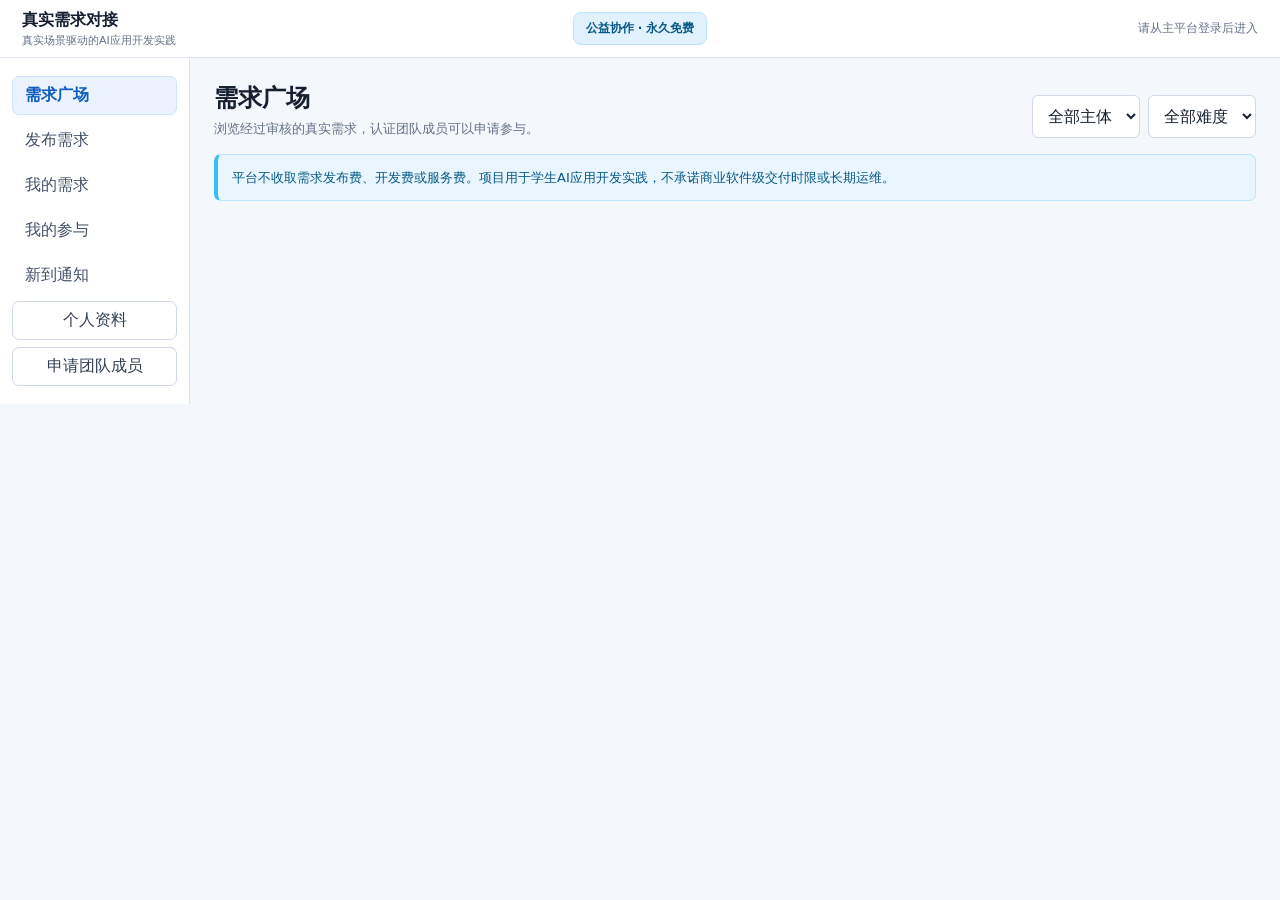
<file: demand/index.html>
<!doctype html>
<html lang="zh-CN">
<head>
  <meta charset="utf-8" />
  <meta name="viewport" content="width=device-width,initial-scale=1" />
  <title>真实需求对接</title>
  <link rel="stylesheet" href="./demand.css" />
</head>
<body>
  <div class="shell">
    <header class="topbar">
      <div class="identity">
        <strong>真实需求对接</strong>
        <span>真实场景驱动的AI应用开发实践</span>
      </div>
      <div class="free-note">公益协作 · 永久免费</div>
      <div class="user" id="userText">正在读取登录信息</div>
    </header>

    <div class="service-alert hidden" id="serviceAlert">
      需求云函数尚未配置。请先部署新版需求云函数，并在 <b>demand/config.js</b> 中填写触发器URL。
    </div>

    <div class="workspace">
      <aside class="sidebar">
        <button class="nav active" data-view="market">需求广场</button>
        <button class="nav" data-view="publish">发布需求</button>
        <button class="nav" data-view="mine">我的需求</button>
        <button class="nav" data-view="participation">我的参与</button>
        <button class="nav" data-view="notices">新到通知 <span class="badge hidden" id="noticeBadge">0</span></button>
        <button class="nav admin-only hidden" data-view="admin">审核管理</button>
        <div class="sidebar-foot">
          <button class="secondary" id="profileBtn">个人资料</button>
          <button class="secondary" id="teamApplyBtn">申请团队成员</button>
        </div>
      </aside>

      <main class="content">
        <section class="view" id="view-market">
          <div class="view-head">
            <div><h1>需求广场</h1><p>浏览经过审核的真实需求，认证团队成员可以申请参与。</p></div>
            <div class="filters"><select id="marketType"><option value="">全部主体</option><option>企业</option><option>教师</option><option>学生</option><option>社会组织</option><option>其他</option></select><select id="marketDifficulty"><option value="">全部难度</option><option>菜鸟级</option><option>入门级</option><option>实战级</option><option>工程级</option><option>综合级</option></select></div>
          </div>
          <div class="system-tip">平台不收取需求发布费、开发费或服务费。项目用于学生AI应用开发实践，不承诺商业软件级交付时限或长期运维。</div>
          <div class="list" id="marketList"></div>
        </section>

        <section class="view hidden" id="view-publish">
          <div class="view-head"><div><h1>发布真实需求</h1><p>联系方式从统一账号资料读取，不会在需求广场公开。</p></div></div>
          <form class="form-panel" id="demandForm">
            <div class="profile-strip" id="publisherProfile">请先完善个人资料</div>
            <div class="form-grid">
              <label><span>需求名称 *</span><input id="demandTitle" maxlength="80" placeholder="例如：实验室设备预约小程序" required /></label>
              <label><span>主要使用对象 *</span><input id="demandAudience" maxlength="120" placeholder="例如：教师和学生" required /></label>
              <label class="wide"><span>应用场景</span><textarea id="demandScene" rows="3" maxlength="1000" placeholder="在什么工作或学习场景中使用？视频说明完整时可不填。"></textarea></label>
              <label class="wide"><span>当前问题</span><textarea id="demandProblem" rows="3" maxlength="1200" placeholder="目前采用什么方式？最希望解决什么问题？"></textarea></label>
              <label class="wide"><span>希望实现的主要功能</span><textarea id="demandFeatures" rows="4" maxlength="1800" placeholder="请按重要程度描述功能，也可以通过视频或附件说明。"></textarea></label>
              <label><span>希望完成时间</span><input id="demandDeadline" type="date" /></label>
              <label><span>单位显示方式</span><select id="demandVisibility"><option value="team">仅项目团队可见</option><option value="public">公开单位名称</option><option value="anonymous">完全匿名</option></select></label>
              <label class="wide"><span>视频说明链接</span><input id="demandVideoUrl" type="url" placeholder="较大视频建议使用网盘或在线视频链接" /></label>
              <label class="wide file-field"><span>辅助材料</span><input id="demandFiles" type="file" multiple accept=".txt,.pdf,.doc,.docx,.png,.jpg,.jpeg,.zip,.mp4,.webm" /><small>支持图片、TXT、PDF、ZIP及小视频；单个文件不超过4MB，较大视频请填写链接。</small></label>
            </div>
            <div class="checks">
              <label><input id="allowContact" type="checkbox" /> 我愿意配合学生进行需求沟通和试用反馈</label>
              <label><input id="allowTeaching" type="checkbox" /> 同意将开发过程匿名用于教学案例</label>
              <label><input id="allowShowcase" type="checkbox" /> 项目完成后可再次确认是否进入作品展示</label>
            </div>
            <button class="primary" type="submit" id="submitDemandBtn">提交管理员审核</button>
            <div class="submit-state hidden" id="demandSubmitState"></div>
          </form>
        </section>

        <section class="view hidden" id="view-mine"><div class="view-head"><div><h1>我的需求</h1><p>查看审核、招募、开发和试用进度。</p></div></div><div class="list" id="mineList"></div></section>
        <section class="view hidden" id="view-participation"><div class="view-head"><div><h1>我的参与</h1><p>查看团队成员申请和已经加入的项目。</p></div></div><div class="list" id="participationList"></div></section>
        <section class="view hidden" id="view-notices"><div class="view-head"><div><h1>新到通知</h1><p>审核、申请参与、团队确定和项目状态变化都会记录在这里。</p></div><button class="secondary" id="markReadBtn">全部标记已读</button></div><div class="list" id="noticeList"></div></section>
        <section class="view hidden" id="view-admin"><div class="view-head"><div><h1>审核管理</h1><p>审核需求、认证团队成员并监督公益项目进度。</p></div><button class="secondary" id="refreshBtn">刷新</button></div><div class="admin-grid"><div><h2>待审核需求</h2><div class="list" id="reviewDemandList"></div></div><div><h2>团队成员申请</h2><div class="list" id="reviewTeamList"></div></div></div></section>
      </main>
    </div>
  </div>

  <div class="modal" id="profileModal">
    <form class="modal-card" id="profileForm">
      <div class="modal-head"><div><strong>个人资料</strong><span>一次填写，全需求模块共用</span></div><button type="button" class="icon" id="profileCloseBtn" aria-label="关闭">×</button></div>
      <div class="form-grid">
        <label><span>身份类型 *</span><select id="profileType" required><option value="">请选择</option><option>企业</option><option>教师</option><option>学生</option><option>社会组织</option><option>其他</option></select></label>
        <label><span>单位或学校 *</span><input id="profileOrg" maxlength="120" required /></label>
        <label><span>部门、专业或岗位</span><input id="profileDepartment" maxlength="100" /></label>
        <label><span>所在地区</span><input id="profileRegion" maxlength="80" /></label>
        <label><span>联系微信</span><input id="profileWechat" maxlength="80" /></label>
        <label><span>联系邮箱</span><input id="profileEmail" type="email" maxlength="120" /></label>
        <label class="wide"><span>简短介绍</span><textarea id="profileBio" rows="3" maxlength="500"></textarea></label>
      </div>
      <div class="system-tip compact">手机号沿用主平台登录信息。联系方式只向管理员和已确定的项目负责人开放。</div>
      <button class="primary" type="submit">保存个人资料</button>
    </form>
  </div>

  <div class="modal" id="applyModal">
    <form class="modal-card" id="applyForm">
      <div class="modal-head"><div><strong>申请参与项目</strong><span id="applyDemandName"></span></div><button type="button" class="icon" id="applyCloseBtn" aria-label="关闭">×</button></div>
      <input id="applyDemandId" type="hidden" />
      <label><span>申请说明 *</span><textarea id="applyMessage" rows="4" maxlength="1000" placeholder="说明希望负责的部分、相关经验和可投入时间。" required></textarea></label>
      <label><span>希望承担的角色</span><select id="applyRole"><option>项目负责人</option><option>前端开发</option><option>云函数开发</option><option>测试与需求沟通</option><option>项目成员</option></select></label>
      <button class="primary" type="submit">提交参与申请</button>
    </form>
  </div>

  <div class="toast" id="toast"></div>
  <script src="./config.js"></script>
  <script src="./demand.js"></script>
</body>
</html>
</file>
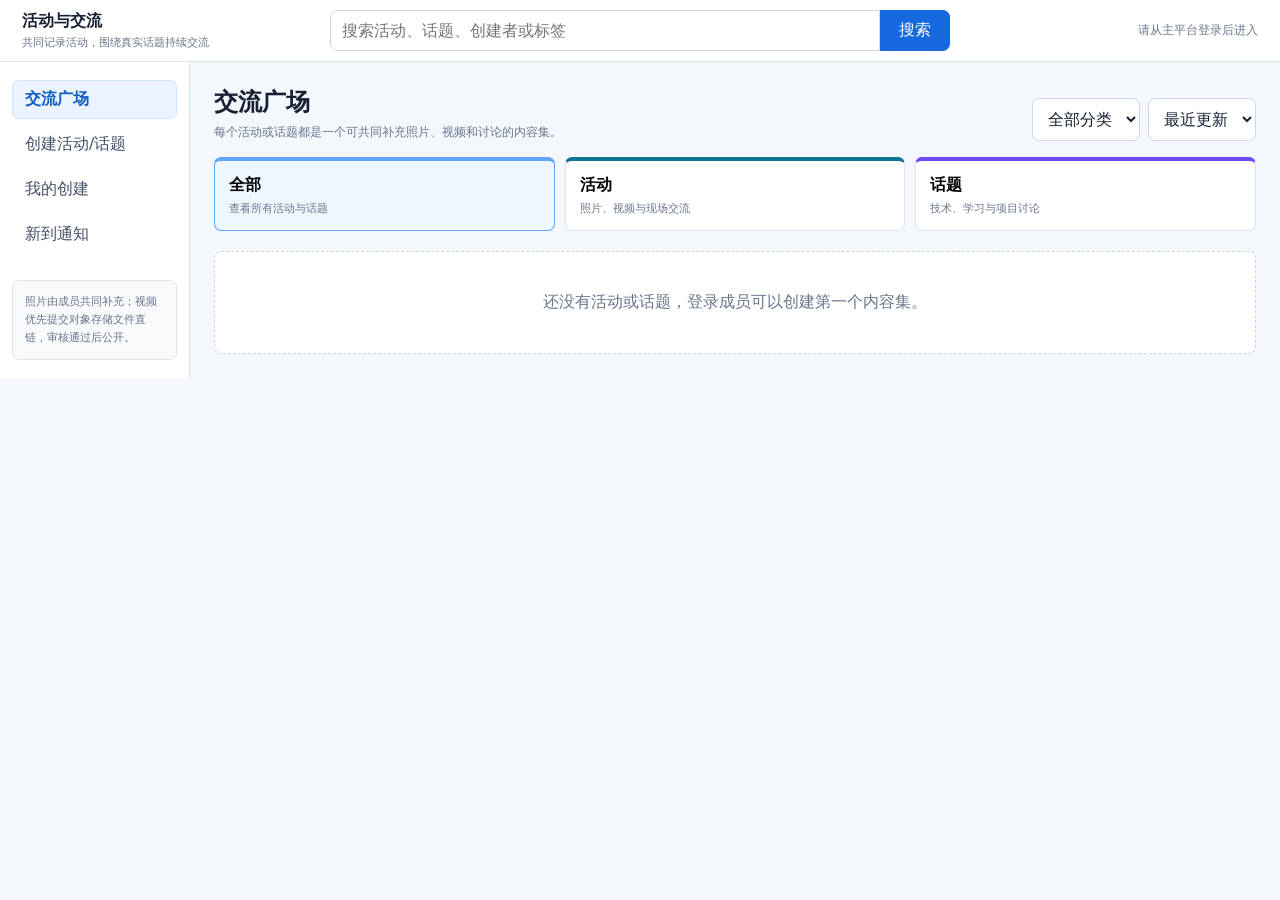
<file: events/index.html>
<!doctype html>
<html lang="zh-CN">
<head>
  <meta charset="utf-8" />
  <meta name="viewport" content="width=device-width,initial-scale=1" />
  <title>活动与交流</title>
  <link rel="stylesheet" href="./events.css" />
</head>
<body>
  <div class="shell">
    <header class="topbar">
      <div class="brand"><strong>活动与交流</strong><span>共同记录活动，围绕真实话题持续交流</span></div>
      <div class="search"><input id="searchInput" type="search" placeholder="搜索活动、话题、创建者或标签" /><button id="searchBtn">搜索</button></div>
      <div class="user" id="userText">正在读取登录信息</div>
    </header>

    <div class="service-alert hidden" id="serviceAlert">活动云函数尚未配置。请部署 `cloud-function-events.zip`，并在 <b>events/config.js</b> 填写HTTP触发器URL。</div>

    <div class="workspace">
      <aside class="sidebar">
        <button class="nav active" data-view="square">交流广场</button>
        <button class="nav" data-view="create">创建活动/话题</button>
        <button class="nav" data-view="mine">我的创建</button>
        <button class="nav" data-view="notices">新到通知 <span class="badge hidden" id="noticeBadge">0</span></button>
        <button class="nav admin-only hidden" data-view="admin">审核管理 <span class="badge hidden" id="reviewBadge">0</span></button>
        <div class="sidebar-note">照片由成员共同补充；视频优先提交对象存储文件直链，审核通过后公开。</div>
      </aside>

      <main class="content">
        <section class="view" id="view-square">
          <div class="view-head">
            <div><h1>交流广场</h1><p>每个活动或话题都是一个可共同补充照片、视频和讨论的内容集。</p></div>
            <div class="filters"><select id="kindFilter"><option value="">全部分类</option><option value="activity">活动</option><option value="topic">话题</option></select><select id="sortFilter"><option value="updated">最近更新</option><option value="created">最近创建</option><option value="eventTime">活动时间</option></select></div>
          </div>
          <div class="kind-strip">
            <button class="kind-card active" data-kind=""><strong>全部</strong><span>查看所有活动与话题</span></button>
            <button class="kind-card activity" data-kind="activity"><strong>活动</strong><span>照片、视频与现场交流</span></button>
            <button class="kind-card topic" data-kind="topic"><strong>话题</strong><span>技术、学习与项目讨论</span></button>
          </div>
          <div class="event-grid" id="eventList"></div>
        </section>

        <section class="view hidden" id="view-create">
          <div class="view-head"><div><h1>创建内容集</h1><p>创建者姓名由统一登录自动记录，其他成员可按权限共同添加内容。</p></div></div>
          <form class="form-panel" id="eventForm">
            <div class="form-grid">
              <label><span>分类 *</span><select id="eventKind" required><option value="activity">活动</option><option value="topic">话题</option></select></label>
              <label><span>标题 *</span><input id="eventTitle" maxlength="100" required placeholder="例如：AI应用开发暑期工作坊" /></label>
              <label class="activity-field"><span>活动时间 *</span><input id="eventTime" type="datetime-local" /></label>
              <label class="activity-field"><span>活动地点</span><input id="eventLocation" maxlength="120" placeholder="线下地点或线上会议" /></label>
              <label class="topic-field hidden"><span>话题方向</span><select id="topicCategory"><option>IDE与AI工具</option><option>大模型接入</option><option>前端开发</option><option>对象存储</option><option>云函数</option><option>部署与调试</option><option>项目交流</option><option>其他</option></select></label>
              <label><span>标签</span><input id="eventTags" maxlength="160" placeholder="DeepSeek, 云函数, 学习交流" /></label>
              <label class="wide"><span>简介 *</span><textarea id="eventDescription" rows="5" maxlength="2000" required placeholder="说明活动内容，或描述希望成员共同讨论的问题。"></textarea></label>
              <label class="wide file-field"><span>封面图片</span><input id="eventCover" type="file" accept=".png,.jpg,.jpeg,.webp" /><small id="coverName">可选，建议横向图片，文件不超过4MB。</small></label>
            </div>
            <div class="checks">
              <label><input id="allowMemberMedia" type="checkbox" checked /> 允许登录成员添加照片和视频链接</label>
              <label><input id="allowComments" type="checkbox" checked /> 允许成员评论、回复和点赞</label>
            </div>
            <button class="primary" id="createEventBtn" type="submit">创建并进入内容集</button>
            <div class="submit-state hidden" id="createState"></div>
          </form>
        </section>

        <section class="view hidden" id="view-mine"><div class="view-head"><div><h1>我的创建</h1><p>管理自己创建的活动和话题。</p></div><button class="secondary" id="refreshMineBtn">刷新</button></div><div class="event-grid" id="mineList"></div></section>
        <section class="view hidden" id="view-notices"><div class="view-head"><div><h1>新到通知</h1><p>成员投稿、视频审核、评论和回复都会留下记录。</p></div><button class="secondary" id="markReadBtn">全部标记已读</button></div><div class="notice-list" id="noticeList"></div></section>
        <section class="view hidden" id="view-admin"><div class="view-head"><div><h1>审核管理</h1><p>审核视频直链，处理被隐藏的媒体和评论。</p></div><button class="secondary" id="refreshAdminBtn">刷新</button></div><div class="system-tip">对象存储视频直链应使用HTTPS，返回正确的视频类型并允许平台域名读取；公众号、视频号和普通网页链接只能作为外部页面打开。</div><div class="review-list" id="reviewList"></div></section>
      </main>
    </div>
  </div>

  <div class="detail-overlay" id="detailOverlay">
    <div class="detail-head">
      <div><strong id="detailTitle">内容集</strong><span id="detailMeta"></span></div>
      <div class="actions"><button class="secondary" id="detailRefreshBtn">刷新</button><button class="danger" id="detailCloseBtn">关闭</button></div>
    </div>
    <div class="detail-scroll">
      <section class="event-intro" id="eventIntro"></section>

      <section class="section">
        <div class="section-head"><div><h2>照片与视频</h2><p>成员共同补充，视频审核通过后公开。</p></div><button class="primary" id="toggleMediaFormBtn">添加内容</button></div>
        <div class="media-submit hidden" id="mediaSubmit">
          <div class="media-tabs"><button class="tab active" data-media-tab="photo">上传照片</button><button class="tab" data-media-tab="video">添加视频链接</button></div>
          <form id="photoForm">
            <div class="system-tip">可一次选择多张照片。请为本批照片填写名称或说明，系统会自动记录上传者姓名。</div>
            <div class="form-grid">
              <label><span>照片名称 *</span><input id="photoTitle" maxlength="100" required placeholder="例如：云函数部署演示" /></label>
              <label><span>照片文件 *</span><input id="photoFiles" type="file" multiple accept=".png,.jpg,.jpeg,.webp" required /></label>
              <label class="wide"><span>照片说明</span><textarea id="photoDescription" rows="3" maxlength="500"></textarea></label>
            </div>
            <button class="primary" id="submitPhotoBtn" type="submit">上传照片</button>
          </form>
          <form class="hidden" id="videoForm">
            <div class="video-priority">
              <strong>优先选择对象存储视频直链</strong>
              <p>推荐将MP4上传到百度BOS、腾讯COS、阿里OSS或其他对象存储，再填写视频文件的HTTPS直链。桶应允许浏览器GET/HEAD读取，正确返回 <code>video/mp4</code>，允许Range分段请求，并将平台域名加入CORS和防盗链白名单。</p>
              <p>微信公众号、视频号、网盘或普通视频网页请选择“外部视频页面”，平台只显示封面并在新窗口打开，不能保证站内播放。</p>
            </div>
            <div class="form-grid">
              <label><span>链接类型 *</span><select id="videoLinkType"><option value="direct">对象存储视频直链（推荐）</option><option value="external">外部视频页面</option></select></label>
              <label><span>视频名称 *</span><input id="videoTitle" maxlength="100" required /></label>
              <label class="wide"><span>视频链接 *</span><input id="videoUrl" type="url" required placeholder="https://bucket.example.com/events/video.mp4" /></label>
              <label><span>来源平台</span><input id="videoPlatform" maxlength="80" placeholder="百度BOS、腾讯COS、微信公众号等" /></label>
              <label class="file-field"><span>封面图片</span><input id="videoCover" type="file" accept=".png,.jpg,.jpeg,.webp" /><small>可选，不超过4MB。</small></label>
              <label class="wide"><span>视频说明</span><textarea id="videoDescription" rows="3" maxlength="500"></textarea></label>
            </div>
            <button class="primary" id="submitVideoBtn" type="submit">提交管理员审核</button>
          </form>
          <div class="submit-state hidden" id="mediaState"></div>
        </div>
        <div class="media-grid" id="mediaList"></div>
      </section>

      <section class="section discussion">
        <div class="section-head"><div><h2>活动/话题讨论</h2><p>不针对某张照片或视频时，在这里交流。</p></div></div>
        <div class="comment-list" id="eventComments"></div>
        <form class="comment-form" id="eventCommentForm"><textarea id="eventCommentText" rows="3" maxlength="1000" placeholder="写下评论或交流内容"></textarea><button class="primary" type="submit">发表评论</button></form>
      </section>
    </div>
  </div>

  <div class="media-window hidden" id="mediaWindow">
    <div class="media-window-head" id="mediaDragHandle">
      <div><strong id="viewerTitle">媒体浏览</strong><span id="viewerMeta"></span></div>
      <div class="window-actions"><button class="icon" id="viewerMaxBtn" title="放大">□</button><button class="icon" id="viewerFullscreenBtn" title="全屏">⛶</button><button class="icon danger" id="viewerCloseBtn" title="关闭">×</button></div>
    </div>
    <div class="media-window-body">
      <div class="media-stage" id="mediaStage"></div>
      <aside class="media-comments">
        <div class="media-info" id="mediaInfo"></div>
        <div class="like-row"><button class="secondary" id="mediaLikeBtn">点赞</button><span id="mediaLikeCount">0 人点赞</span></div>
        <div class="comment-list" id="mediaComments"></div>
        <form class="comment-form compact" id="mediaCommentForm"><div class="reply-banner hidden" id="replyBanner"></div><textarea id="mediaCommentText" rows="3" maxlength="1000" placeholder="评论这张照片或视频"></textarea><button class="primary" type="submit">发送</button></form>
      </aside>
    </div>
    <div class="media-window-foot"><button class="secondary" id="mediaPrevBtn">上一个</button><span id="mediaPosition"></span><button class="secondary" id="mediaNextBtn">下一个</button></div>
  </div>

  <div class="toast" id="toast"></div>
  <script src="./config.js"></script>
  <script src="./events.js"></script>
</body>
</html>
</file>
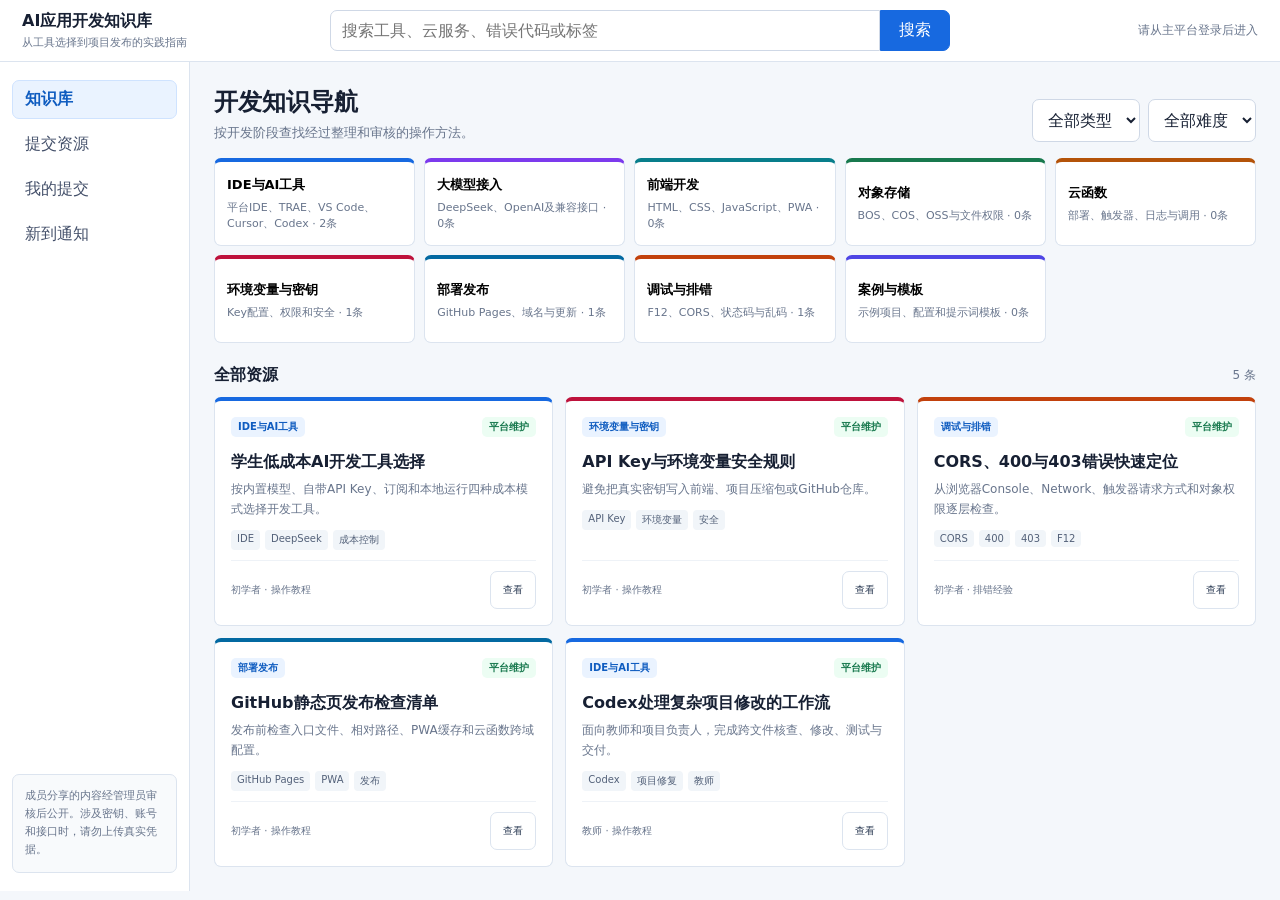
<file: knowledge/index.html>
<!doctype html>
<html lang="zh-CN">
<head>
  <meta charset="utf-8" />
  <meta name="viewport" content="width=device-width,initial-scale=1" />
  <title>AI应用开发知识库</title>
  <link rel="stylesheet" href="./knowledge.css" />
</head>
<body>
  <div class="shell">
    <header class="topbar">
      <div class="brand"><strong>AI应用开发知识库</strong><span>从工具选择到项目发布的实践指南</span></div>
      <div class="search"><input id="searchInput" type="search" placeholder="搜索工具、云服务、错误代码或标签" /><button id="searchBtn">搜索</button></div>
      <div class="user" id="userText">正在读取登录信息</div>
    </header>

    <div class="service-alert hidden" id="serviceAlert">云端知识库尚未配置。当前可阅读平台内置指南；资源提交、审核和附件下载需要先部署知识库云函数，并在 <b>knowledge/config.js</b> 填写触发器 URL。</div>

    <div class="workspace">
      <aside class="sidebar">
        <button class="nav active" data-view="library">知识库</button>
        <button class="nav" data-view="submit">提交资源</button>
        <button class="nav" data-view="mine">我的提交</button>
        <button class="nav" data-view="notices">新到通知 <span class="badge hidden" id="noticeBadge">0</span></button>
        <button class="nav admin-only hidden" data-view="admin">审核管理 <span class="badge hidden" id="reviewBadge">0</span></button>
        <div class="sidebar-note">成员分享的内容经管理员审核后公开。涉及密钥、账号和接口时，请勿上传真实凭据。</div>
      </aside>

      <main class="content">
        <section class="view" id="view-library">
          <div class="view-head"><div><h1>开发知识导航</h1><p>按开发阶段查找经过整理和审核的操作方法。</p></div><div class="filters"><select id="typeFilter"><option value="">全部类型</option><option>操作教程</option><option>官方文档</option><option>案例模板</option><option>资源链接</option><option>排错经验</option></select><select id="levelFilter"><option value="">全部难度</option><option>初学者</option><option>进阶</option><option>教师</option></select></div></div>
          <div class="category-grid" id="categoryGrid"></div>
          <div class="result-bar"><strong id="resultTitle">全部资源</strong><span id="resultCount">0 条</span></div>
          <div class="resource-grid" id="resourceList"></div>
        </section>

        <section class="view hidden" id="view-submit">
          <div class="view-head"><div><h1>提交知识与资源</h1><p>原创经验、可靠教程和有明确来源的资源都可以提交。</p></div></div>
          <div class="system-tip">请先确认内容可以公开分享。不要提交 API Key、Secret Key、手机号清单、付费课程副本或来源不明的软件安装包。</div>
          <form class="form-panel" id="resourceForm">
            <div class="form-grid">
              <label><span>资源名称 *</span><input id="resourceTitle" maxlength="100" required placeholder="例如：TRAE 使用 DeepSeek 完成前端修改" /></label>
              <label><span>所属分类 *</span><select id="resourceCategory" required></select></label>
              <label><span>资源类型 *</span><select id="resourceType" required><option>操作教程</option><option>官方文档</option><option>案例模板</option><option>资源链接</option><option>排错经验</option></select></label>
              <label><span>适用对象 *</span><select id="resourceLevel" required><option>初学者</option><option>进阶</option><option>教师</option></select></label>
              <label class="wide"><span>简要说明 *</span><textarea id="resourceSummary" rows="3" maxlength="500" required placeholder="说明它能解决什么问题、适用于什么场景。"></textarea></label>
              <label class="wide"><span>正文内容</span><textarea id="resourceContent" rows="9" maxlength="12000" placeholder="可直接编写操作步骤、注意事项和常见错误。提交链接或附件时也建议填写简要使用方法。"></textarea></label>
              <label class="wide"><span>资源链接</span><input id="resourceUrl" type="url" placeholder="https://... 建议优先填写官方文档、GitHub 或公开视频链接" /></label>
              <label><span>标签</span><input id="resourceTags" maxlength="160" placeholder="DeepSeek, TRAE, 初学者" /></label>
              <label><span>适用版本或日期</span><input id="resourceVersion" maxlength="100" placeholder="例如：2026年7月核验" /></label>
              <label class="wide file-field"><span>附件</span><input id="resourceFile" type="file" accept=".txt,.md,.pdf,.doc,.docx,.zip,.png,.jpg,.jpeg" /><small id="fileName">支持 TXT、Markdown、PDF、Word、ZIP和图片，单个文件不超过5MB。</small></label>
              <label class="wide"><span>来源与版权说明 *</span><input id="resourceSource" maxlength="300" required placeholder="原创请填写“本人原创”；引用请填写原作者或来源网站。" /></label>
            </div>
            <label class="confirm"><input id="resourceConfirm" type="checkbox" required /> 我确认内容不包含真实密钥、隐私数据和无权传播的材料。</label>
            <button class="primary" id="submitResourceBtn" type="submit">提交管理员审核</button>
            <div class="submit-state hidden" id="submitState"></div>
          </form>
        </section>

        <section class="view hidden" id="view-mine"><div class="view-head"><div><h1>我的提交</h1><p>查看待审核、已发布、退回和下架状态。</p></div><button class="secondary" id="refreshMineBtn">刷新</button></div><div class="resource-grid" id="mineList"></div></section>
        <section class="view hidden" id="view-notices"><div class="view-head"><div><h1>新到通知</h1><p>提交审核结果和内容状态变化会显示在这里。</p></div><button class="secondary" id="markReadBtn">全部标记已读</button></div><div class="notice-list" id="noticeList"></div></section>
        <section class="view hidden" id="view-admin"><div class="view-head"><div><h1>资源审核</h1><p>核查来源、安全性、准确性和分类后再发布。</p></div><button class="secondary" id="refreshAdminBtn">刷新</button></div><div class="system-tip">审核重点：不得包含真实密钥或隐私信息；链接应可访问；附件来源清楚；操作路径应注明适用版本或核验日期。</div><div class="review-list" id="reviewList"></div></section>
      </main>
    </div>
  </div>

  <div class="modal" id="detailModal"><div class="modal-card detail-card"><div class="modal-head"><div><strong id="detailTitle"></strong><span id="detailMeta"></span></div><button class="icon" id="detailCloseBtn" aria-label="关闭">×</button></div><div id="detailBody"></div></div></div>
  <div class="toast" id="toast"></div>
  <script src="./config.js"></script>
  <script src="./knowledge.js"></script>
</body>
</html>
</file>
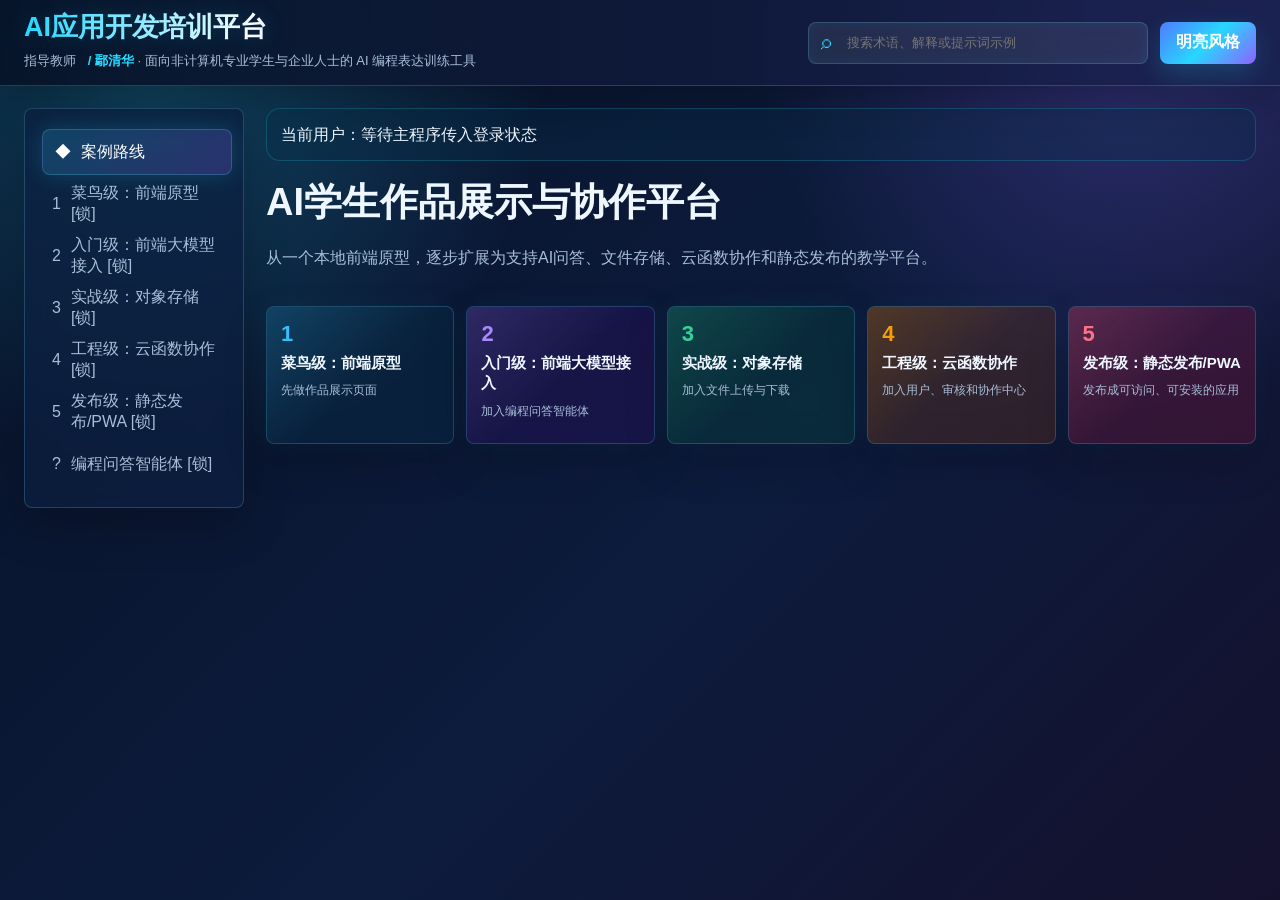
<file: training.html>
<!DOCTYPE html>
<html lang="zh-CN">
<head>
  <meta charset="UTF-8" />
  <meta name="viewport" content="width=device-width, initial-scale=1.0" />
  <title>AI应用开发培训平台</title>
  <style>
    :root {
      --bg: #071328;
      --bg-2: #0d1b3d;
      --panel: rgba(13, 31, 65, 0.72);
      --panel-strong: rgba(18, 38, 83, 0.92);
      --text: #eef7ff;
      --muted: #a9bed8;
      --line: rgba(105, 219, 255, 0.22);
      --cyan: #27d7ff;
      --blue: #4f7cff;
      --violet: #8f62ff;
      --pink: #e55cff;
      --good: #48f0a9;
      --warn: #ffd166;
      --shadow: rgba(39, 215, 255, 0.18);
      --radius: 8px;
      --top-height: 86px;
      --side-width: 220px;
    }

    body.light {
      --bg: #eef6ff;
      --bg-2: #f7fbff;
      --panel: rgba(255, 255, 255, 0.82);
      --panel-strong: rgba(255, 255, 255, 0.96);
      --text: #10213f;
      --muted: #51637d;
      --line: rgba(38, 118, 180, 0.2);
      --cyan: #008fc5;
      --blue: #355eea;
      --violet: #7651dc;
      --pink: #be3cd2;
      --shadow: rgba(49, 111, 194, 0.16);
    }

    * { box-sizing: border-box; }
    html { scroll-behavior: smooth; }
    body {
      margin: 0;
      min-height: 100vh;
      font-family: "Microsoft YaHei", "PingFang SC", Arial, sans-serif;
      color: var(--text);
      background:
        radial-gradient(circle at 12% 8%, rgba(39, 215, 255, 0.24), transparent 28%),
        radial-gradient(circle at 88% 6%, rgba(143, 98, 255, 0.24), transparent 26%),
        linear-gradient(135deg, var(--bg), var(--bg-2) 58%, #14112d);
      overflow-x: hidden;
    }

    body.light {
      background:
        radial-gradient(circle at 12% 8%, rgba(39, 215, 255, 0.22), transparent 28%),
        radial-gradient(circle at 88% 6%, rgba(143, 98, 255, 0.18), transparent 26%),
        linear-gradient(135deg, var(--bg), var(--bg-2) 62%, #f8f0ff);
    }

    .topbar {
      position: fixed;
      inset: 0 0 auto 0;
      height: var(--top-height);
      z-index: 50;
      display: flex;
      align-items: center;
      justify-content: space-between;
      gap: 24px;
      padding: 14px 24px;
      background: linear-gradient(90deg, rgba(7, 19, 40, 0.92), rgba(25, 33, 78, 0.78));
      border-bottom: 1px solid var(--line);
      backdrop-filter: blur(18px);
      box-shadow: 0 12px 38px rgba(0, 0, 0, 0.25);
    }

    body.light .topbar {
      background: linear-gradient(90deg, rgba(255, 255, 255, 0.9), rgba(242, 247, 255, 0.8));
    }

    .brand {
      min-width: 0;
    }

    .brand h1 {
      margin: 0;
      font-size: clamp(20px, 2.1vw, 30px);
      line-height: 1.15;
      letter-spacing: 0;
      background: linear-gradient(90deg, var(--cyan), #fff, var(--violet));
      -webkit-background-clip: text;
      color: transparent;
      text-shadow: 0 0 24px rgba(39, 215, 255, 0.2);
    }

    body.light .brand h1 { background: linear-gradient(90deg, #006cba, #203c86, #8b40ca); -webkit-background-clip: text; }

    .brand p {
      margin: 7px 0 0;
      color: var(--muted);
      font-size: 13px;
      white-space: nowrap;
      overflow: hidden;
      text-overflow: ellipsis;
    }

    .teacher {
      color: var(--cyan);
      font-weight: 700;
      margin-left: 8px;
    }

    .top-actions {
      display: flex;
      align-items: center;
      gap: 12px;
      flex-shrink: 0;
    }

    .search-box {
      width: min(32vw, 340px);
      position: relative;
    }

    .search-box input {
      width: 100%;
      height: 42px;
      padding: 0 14px 0 38px;
      border: 1px solid var(--line);
      border-radius: var(--radius);
      color: var(--text);
      background: rgba(255, 255, 255, 0.08);
      outline: none;
      box-shadow: inset 0 0 18px rgba(39, 215, 255, 0.06);
    }

    .search-box::before {
      content: "⌕";
      position: absolute;
      left: 13px;
      top: 8px;
      color: var(--cyan);
      font-size: 20px;
    }

    button {
      font: inherit;
      color: var(--text);
      cursor: pointer;
      border: 0;
    }

    .gradient-btn {
      min-height: 42px;
      padding: 0 16px;
      border-radius: var(--radius);
      background: linear-gradient(135deg, var(--blue), var(--cyan), var(--violet));
      color: #fff;
      font-weight: 700;
      box-shadow: 0 10px 26px var(--shadow);
      transition: transform .22s ease, box-shadow .22s ease, filter .22s ease;
    }

    .gradient-btn:hover {
      transform: translateY(-2px);
      filter: brightness(1.08);
      box-shadow: 0 16px 34px var(--shadow);
    }

    .layout {
      display: grid;
      grid-template-columns: var(--side-width) minmax(0, 1fr);
      gap: 22px;
      padding: calc(var(--top-height) + 22px) 24px 28px;
    }

    .sidebar {
      position: fixed;
      top: calc(var(--top-height) + 22px);
      left: 24px;
      width: var(--side-width);
      max-height: calc(100vh - var(--top-height) - 42px);
      padding: 14px;
      border: 1px solid var(--line);
      border-radius: var(--radius);
      background: var(--panel);
      backdrop-filter: blur(16px);
      box-shadow: 0 18px 45px rgba(0, 0, 0, 0.24);
      overflow: auto;
    }

    .nav-btn {
      width: 100%;
      display: flex;
      align-items: center;
      gap: 10px;
      min-height: 46px;
      margin: 6px 0;
      padding: 0 12px;
      border-radius: var(--radius);
      background: transparent;
      color: var(--muted);
      text-align: left;
      transition: all .2s ease;
      border: 1px solid transparent;
    }

    .nav-btn:hover,
    .nav-btn.active {
      color: #fff;
      background: linear-gradient(135deg, rgba(39, 215, 255, 0.18), rgba(143, 98, 255, 0.22));
      border-color: var(--line);
      box-shadow: 0 0 22px var(--shadow);
      transform: translateX(3px);
    }

    body.light .nav-btn:hover,
    body.light .nav-btn.active { color: #16315f; }

    .main {
      grid-column: 2;
      min-width: 0;
    }

    .view {
      display: none;
      animation: rise .32s ease both;
    }

    .view.active { display: block; }

    @keyframes rise {
      from { opacity: 0; transform: translateY(10px); }
      to { opacity: 1; transform: translateY(0); }
    }

    .hero-panel,
    .glass-card,
    .term-card,
    .case-card,
    .quiz-card,
    .builder-panel {
      border: 1px solid var(--line);
      border-radius: var(--radius);
      background: var(--panel);
      backdrop-filter: blur(16px);
      box-shadow: 0 18px 44px rgba(0, 0, 0, 0.2), 0 0 28px rgba(39, 215, 255, 0.06);
    }

    .hero-panel {
      padding: clamp(24px, 4vw, 44px);
      position: relative;
      overflow: hidden;
    }

    .hero-panel::after {
      content: "";
      position: absolute;
      right: -90px;
      top: -90px;
      width: 270px;
      height: 270px;
      border: 1px solid rgba(39, 215, 255, 0.24);
      border-radius: 50%;
      box-shadow: inset 0 0 60px rgba(143, 98, 255, 0.2);
    }

    h2 {
      margin: 0 0 14px;
      font-size: clamp(24px, 3vw, 38px);
      letter-spacing: 0;
    }

    h3 {
      margin: 0 0 12px;
      font-size: 20px;
    }

    p { line-height: 1.75; }
    .muted { color: var(--muted); }

    .section-title {
      display: flex;
      align-items: end;
      justify-content: space-between;
      gap: 16px;
      margin: 0 0 18px;
    }

    .grid {
      display: grid;
      gap: 16px;
    }

    .value-grid { grid-template-columns: repeat(4, minmax(0, 1fr)); margin-top: 22px; }
    .two-grid { grid-template-columns: repeat(2, minmax(0, 1fr)); }
    .three-grid { grid-template-columns: repeat(3, minmax(0, 1fr)); }

    .glass-card {
      padding: 20px;
      transition: transform .22s ease, border-color .22s ease;
    }

    .glass-card:hover {
      transform: translateY(-4px);
      border-color: rgba(39, 215, 255, 0.5);
    }

    .metric {
      font-size: 30px;
      font-weight: 800;
      color: var(--cyan);
      margin-bottom: 6px;
    }

    .path {
      display: flex;
      flex-wrap: wrap;
      gap: 10px;
      margin-top: 16px;
    }

    .path span,
    .chip {
      display: inline-flex;
      align-items: center;
      min-height: 30px;
      padding: 4px 10px;
      border-radius: 999px;
      color: var(--text);
      border: 1px solid var(--line);
      background: rgba(39, 215, 255, 0.1);
      font-size: 13px;
    }

    .toolbar {
      display: flex;
      gap: 10px;
      flex-wrap: wrap;
      margin: 0 0 18px;
    }

    .filter-btn {
      min-height: 34px;
      padding: 0 12px;
      border-radius: 999px;
      background: rgba(255, 255, 255, 0.08);
      border: 1px solid var(--line);
      color: var(--muted);
    }

    .filter-btn.active {
      color: #fff;
      background: linear-gradient(135deg, var(--blue), var(--violet));
      box-shadow: 0 8px 20px var(--shadow);
    }

    body.light .filter-btn.active { color: #fff; }

    .term-category {
      margin: 0 0 22px;
    }

    .term-category h3 {
      color: var(--cyan);
      padding-left: 10px;
      border-left: 3px solid var(--cyan);
    }

    .level-nav {
      display: grid;
      grid-template-columns: repeat(5, minmax(0, 1fr));
      gap: 10px;
      margin-bottom: 12px;
    }

    .level-btn {
      min-height: 74px;
      padding: 12px;
      border-radius: var(--radius);
      border: 1px solid var(--line);
      background: rgba(255, 255, 255, 0.07);
      color: var(--muted);
      text-align: left;
      transition: all .22s ease;
    }

    .level-btn b {
      display: block;
      color: var(--text);
      margin-bottom: 4px;
      font-size: 15px;
    }

    .level-btn span {
      font-size: 12px;
      line-height: 1.45;
    }

    .level-btn.active,
    .level-btn:hover {
      background: linear-gradient(135deg, rgba(39, 215, 255, 0.18), rgba(143, 98, 255, 0.24));
      border-color: rgba(39, 215, 255, 0.5);
      box-shadow: 0 12px 28px var(--shadow);
      transform: translateY(-2px);
    }

    .level-summary {
      display: grid;
      grid-template-columns: minmax(0, 1.25fr) minmax(260px, .75fr);
      gap: 16px;
      margin: 0 0 16px;
    }

    .dictionary-content {
      min-height: 320px;
    }

    .term-list {
      grid-template-columns: repeat(2, minmax(0, 1fr));
    }

    .term-card {
      padding: 18px;
      transition: transform .22s ease, border-color .22s ease;
    }

    .term-card:hover {
      transform: translateY(-4px);
      border-color: rgba(229, 92, 255, 0.42);
    }

    .term-card strong {
      display: block;
      font-size: 18px;
      margin-bottom: 8px;
      color: var(--text);
    }

    .example {
      margin-top: 10px;
      padding: 11px 12px;
      border-left: 3px solid var(--cyan);
      background: rgba(39, 215, 255, 0.08);
      color: var(--muted);
      border-radius: 0 var(--radius) var(--radius) 0;
    }

    .flip-grid {
      grid-template-columns: repeat(auto-fill, minmax(230px, 1fr));
    }

    .flip {
      min-height: 250px;
      perspective: 1000px;
    }

    .flip-inner {
      position: relative;
      width: 100%;
      height: 100%;
      min-height: 250px;
      transition: transform .62s ease;
      transform-style: preserve-3d;
    }

    .flip:hover .flip-inner { transform: rotateY(180deg); }

    .flip-face {
      position: absolute;
      inset: 0;
      padding: 18px;
      border: 1px solid var(--line);
      border-radius: var(--radius);
      background: linear-gradient(145deg, rgba(39, 215, 255, 0.12), rgba(143, 98, 255, 0.14)), var(--panel-strong);
      backface-visibility: hidden;
      overflow: auto;
      box-shadow: 0 16px 34px rgba(0, 0, 0, 0.18);
    }

    .flip-back { transform: rotateY(180deg); }
    .flip-title { font-size: 24px; font-weight: 800; margin-top: 42px; }

    .graph-wrap {
      display: grid;
      grid-template-columns: minmax(0, 1.4fr) minmax(280px, .6fr);
      gap: 18px;
    }

    .graph-stage {
      min-height: 540px;
      position: relative;
      border: 1px solid var(--line);
      border-radius: var(--radius);
      background:
        radial-gradient(circle at 50% 50%, rgba(39, 215, 255, 0.16), transparent 23%),
        radial-gradient(circle at 22% 26%, rgba(143, 98, 255, 0.16), transparent 18%),
        radial-gradient(circle at 80% 74%, rgba(72, 240, 169, 0.1), transparent 18%),
        linear-gradient(rgba(39, 215, 255, 0.05) 1px, transparent 1px),
        linear-gradient(90deg, rgba(39, 215, 255, 0.05) 1px, transparent 1px),
        rgba(0, 0, 0, 0.1);
      background-size: 28px 28px;
      overflow: hidden;
    }

    .graph-stage svg {
      position: absolute;
      inset: 0;
      width: 100%;
      height: 100%;
      pointer-events: none;
    }

    .node {
      position: absolute;
      width: 132px;
      min-height: 50px;
      padding: 10px;
      display: grid;
      place-items: center;
      text-align: center;
      border-radius: var(--radius);
      border: 1px solid rgba(39, 215, 255, 0.45);
      background: rgba(14, 36, 78, 0.88);
      box-shadow: 0 0 26px rgba(39, 215, 255, 0.14);
      color: #fff;
      font-weight: 700;
      transform: translate(-50%, -50%);
      transition: all .22s ease;
    }

    body.light .node { background: rgba(255, 255, 255, 0.94); color: #143265; }

    .node.center {
      width: 170px;
      min-height: 72px;
      background: linear-gradient(135deg, var(--blue), var(--violet));
    }

    .node.level-node {
      width: 158px;
      min-height: 66px;
      background: linear-gradient(145deg, rgba(39, 215, 255, 0.2), rgba(143, 98, 255, 0.22)), rgba(14, 36, 78, 0.92);
    }

    .node.category-node {
      width: 118px;
      min-height: 44px;
      font-size: 12px;
      border-color: rgba(72, 240, 169, 0.42);
      box-shadow: 0 0 18px rgba(72, 240, 169, 0.12);
    }

    .node:hover,
    .node.active {
      border-color: var(--pink);
      box-shadow: 0 0 34px rgba(229, 92, 255, 0.36);
      transform: translate(-50%, -50%) scale(1.04);
    }

    .case-card {
      padding: 20px;
    }

    .stage-rail {
      display: grid;
      grid-template-columns: repeat(5, minmax(0, 1fr));
      gap: 10px;
      margin: 16px 0;
    }

    .stage-btn {
      min-height: 82px;
      padding: 12px;
      border: 1px solid var(--line);
      border-radius: var(--radius);
      background: rgba(255, 255, 255, 0.07);
      color: var(--muted);
      text-align: left;
      transition: all .22s ease;
    }

    .stage-btn b {
      display: block;
      color: var(--text);
      margin-bottom: 4px;
      font-size: 14px;
    }

    .stage-btn.active,
    .stage-btn:hover {
      color: var(--text);
      border-color: rgba(39, 215, 255, .55);
      background: linear-gradient(135deg, rgba(39, 215, 255, .16), rgba(143, 98, 255, .22));
      box-shadow: 0 12px 28px var(--shadow);
      transform: translateY(-2px);
    }

    .process-flow {
      display: flex;
      flex-wrap: wrap;
      gap: 10px;
      align-items: center;
      margin: 12px 0;
    }

    .process-flow span {
      display: inline-flex;
      align-items: center;
      min-height: 34px;
      padding: 6px 11px;
      border: 1px solid var(--line);
      border-radius: var(--radius);
      background: rgba(39, 215, 255, .08);
      color: var(--muted);
    }

    .prompt-box {
      white-space: pre-wrap;
      padding: 14px;
      border-left: 3px solid var(--cyan);
      border-radius: 0 var(--radius) var(--radius) 0;
      background: rgba(39, 215, 255, .08);
      color: var(--text);
      line-height: 1.75;
    }

    .subnav {
      display: flex;
      flex-wrap: wrap;
      gap: 10px;
      margin: 16px 0;
    }

    .subnav-btn {
      min-height: 36px;
      padding: 0 12px;
      border-radius: 999px;
      border: 1px solid var(--line);
      background: rgba(255, 255, 255, .07);
      color: var(--muted);
    }

    .subnav-btn.active,
    .subnav-btn:hover {
      color: #fff;
      border-color: rgba(39, 215, 255, .55);
      background: linear-gradient(135deg, var(--blue), var(--violet));
      box-shadow: 0 8px 20px var(--shadow);
    }

    body.light .subnav-btn.active,
    body.light .subnav-btn:hover { color: #fff; }

    .compare {
      display: grid;
      grid-template-columns: repeat(2, minmax(0, 1fr));
      gap: 16px;
      margin: 20px 0;
    }

    .compare-card {
      padding: 18px;
      border-radius: var(--radius);
      border: 1px solid var(--line);
      background: rgba(255, 255, 255, 0.07);
    }

    .compare-card.professional {
      border-color: rgba(72, 240, 169, 0.45);
      box-shadow: 0 0 26px rgba(72, 240, 169, 0.08);
    }

    .builder {
      display: grid;
      grid-template-columns: minmax(0, .92fr) minmax(360px, 1.08fr);
      gap: 18px;
    }

    .builder-panel {
      padding: 18px;
    }

    .check-group {
      margin-bottom: 18px;
    }

    .check-group h3 {
      font-size: 17px;
      color: var(--cyan);
    }

    .options {
      display: grid;
      grid-template-columns: repeat(2, minmax(0, 1fr));
      gap: 10px;
    }

    label.option {
      display: flex;
      align-items: center;
      gap: 9px;
      padding: 10px;
      min-height: 42px;
      border: 1px solid var(--line);
      border-radius: var(--radius);
      background: rgba(255, 255, 255, 0.06);
      color: var(--muted);
      cursor: pointer;
    }

    label.option:has(input:checked) {
      color: var(--text);
      border-color: rgba(39, 215, 255, 0.55);
      background: rgba(39, 215, 255, 0.14);
    }

    input[type="checkbox"],
    input[type="radio"] {
      accent-color: var(--cyan);
    }

    textarea {
      width: 100%;
      min-height: 300px;
      resize: vertical;
      padding: 14px;
      color: var(--text);
      border: 1px solid var(--line);
      border-radius: var(--radius);
      background: rgba(0, 0, 0, 0.18);
      outline: none;
      line-height: 1.72;
      font-family: "Microsoft YaHei", Arial, sans-serif;
    }

    body.light textarea { background: rgba(255, 255, 255, 0.72); }

    .scores {
      display: grid;
      grid-template-columns: repeat(3, 1fr);
      gap: 10px;
      margin: 14px 0;
    }

    .score {
      padding: 12px;
      border: 1px solid var(--line);
      border-radius: var(--radius);
      background: rgba(255, 255, 255, 0.06);
      text-align: center;
    }

    .score b {
      display: block;
      font-size: 24px;
      color: var(--good);
    }

    .quiz-card {
      padding: 18px;
      margin-bottom: 14px;
    }

    .quiz-options {
      display: grid;
      gap: 10px;
      margin-top: 12px;
    }

    .quiz-option {
      width: 100%;
      padding: 12px;
      text-align: left;
      border: 1px solid var(--line);
      border-radius: var(--radius);
      background: rgba(255, 255, 255, 0.06);
      color: var(--text);
    }

    .quiz-option.correct { border-color: var(--good); background: rgba(72, 240, 169, 0.14); }
    .quiz-option.wrong { border-color: #ff6b8a; background: rgba(255, 107, 138, 0.14); }

    .answer {
      display: none;
      margin-top: 12px;
      padding: 12px;
      border-radius: var(--radius);
      background: rgba(39, 215, 255, 0.08);
      color: var(--muted);
    }

    .answer.show { display: block; }

    .form-grid {
      display: grid;
      grid-template-columns: repeat(2, minmax(0, 1fr));
      gap: 14px;
      margin: 14px 0;
    }

    .field label {
      display: block;
      margin-bottom: 8px;
      color: var(--muted);
      font-size: 14px;
    }

    .field input {
      width: 100%;
      min-height: 42px;
      padding: 0 12px;
      border-radius: var(--radius);
      border: 1px solid var(--line);
      color: var(--text);
      background: rgba(255, 255, 255, 0.08);
      outline: none;
    }

    .status-strip {
      display: flex;
      align-items: center;
      justify-content: space-between;
      gap: 12px;
      flex-wrap: wrap;
      margin-bottom: 16px;
      padding: 14px 16px;
      border: 1px solid var(--line);
      border-radius: var(--radius);
      background: rgba(39, 215, 255, 0.08);
    }

    .locked-note {
      padding: 24px;
      text-align: center;
      border: 1px solid var(--line);
      border-radius: var(--radius);
      background: var(--panel);
    }

    .data-table {
      width: 100%;
      border-collapse: collapse;
      overflow: hidden;
      border-radius: var(--radius);
    }

    .data-table th,
    .data-table td {
      padding: 11px 10px;
      border-bottom: 1px solid var(--line);
      text-align: left;
      vertical-align: top;
      color: var(--muted);
      font-size: 14px;
    }

    .data-table th {
      color: var(--text);
      background: rgba(39, 215, 255, 0.1);
    }

    .empty {
      padding: 28px;
      text-align: center;
      color: var(--muted);
    }

    .toast {
      position: fixed;
      right: 22px;
      bottom: 22px;
      z-index: 90;
      padding: 12px 16px;
      border-radius: var(--radius);
      background: var(--panel-strong);
      border: 1px solid var(--line);
      box-shadow: 0 16px 34px rgba(0, 0, 0, 0.22);
      transform: translateY(20px);
      opacity: 0;
      pointer-events: none;
      transition: all .25s ease;
    }

    .toast.show { transform: translateY(0); opacity: 1; }

    .training-userbar {
      margin-bottom: 16px;
      padding: 12px 14px;
      border: 1px solid rgba(34, 211, 238, .22);
      border-radius: 14px;
      background: rgba(8, 47, 73, .32);
      color: var(--text);
      line-height: 1.7;
    }

    .case-step-card {
      cursor: pointer;
      min-height: 138px;
      padding: 14px;
      position: relative;
      overflow: hidden;
      transition: transform .18s ease, border-color .18s ease, box-shadow .18s ease;
    }

    .case-step-card .step-no {
      font-size: 22px;
      font-weight: 900;
      color: var(--stage-accent, var(--brand));
      margin-bottom: 6px;
      letter-spacing: .04em;
    }

    .case-step-card h3 {
      font-size: 15px;
      margin-bottom: 8px;
      line-height: 1.35;
    }

    .case-step-card p {
      font-size: 12px;
      line-height: 1.55;
      margin: 0 0 6px;
    }

    .case-step-card:hover {
      transform: translateY(-3px);
      border-color: color-mix(in srgb, var(--stage-accent, #22d3ee) 55%, transparent);
      box-shadow: 0 16px 36px rgba(0, 0, 0, .22), 0 0 22px color-mix(in srgb, var(--stage-accent, #22d3ee) 18%, transparent);
    }

    .case-step-card::before {
      content: "";
      position: absolute;
      inset: 0;
      background: linear-gradient(135deg, color-mix(in srgb, var(--stage-accent, #22d3ee) 18%, transparent), transparent 52%);
      pointer-events: none;
    }

    .case-step-card > * {
      position: relative;
      z-index: 1;
    }

    .case-stage-grid {
      display: grid;
      grid-template-columns: repeat(5, minmax(0, 1fr));
      gap: 12px;
      margin-top: 10px;
    }

    .stage-tone-0 { --stage-accent: #38bdf8; background: rgba(8, 47, 73, .42); }
    .stage-tone-1 { --stage-accent: #a78bfa; background: rgba(46, 16, 101, .34); }
    .stage-tone-2 { --stage-accent: #34d399; background: rgba(6, 78, 59, .32); }
    .stage-tone-3 { --stage-accent: #f59e0b; background: rgba(120, 53, 15, .30); }
    .stage-tone-4 { --stage-accent: #fb7185; background: rgba(136, 19, 55, .30); }

    @media (max-width: 1180px) {
      .case-stage-grid { grid-template-columns: repeat(3, minmax(0, 1fr)); }
    }

    @media (max-width: 760px) {
      .case-stage-grid { grid-template-columns: 1fr; }
    }

    .stage-summary {
      display: grid;
      grid-template-columns: repeat(auto-fit, minmax(220px, 1fr));
      gap: 12px;
      margin: 16px 0;
    }

    .stage-pill {
      border: 1px solid rgba(148, 163, 184, .18);
      border-radius: 14px;
      background: rgba(2, 6, 23, .22);
      padding: 12px;
      line-height: 1.7;
    }

    .qa-shell {
      display: grid;
      grid-template-columns: minmax(260px, 360px) 1fr;
      gap: 16px;
      align-items: start;
    }

    .qa-answer {
      min-height: 260px;
      white-space: pre-wrap;
      line-height: 1.8;
    }

    .qa-input {
      min-height: 160px;
      resize: vertical;
    }

    @media (max-width: 1050px) {
      :root { --side-width: 188px; }
      .value-grid, .three-grid { grid-template-columns: repeat(2, minmax(0, 1fr)); }
      .term-list, .builder, .graph-wrap, .level-summary { grid-template-columns: 1fr; }
      .level-nav, .stage-rail { grid-template-columns: repeat(2, minmax(0, 1fr)); }
      .graph-stage { min-height: 460px; }
    }

    @media (max-width: 760px) {
      :root { --top-height: 148px; }
      .topbar {
        align-items: stretch;
        flex-direction: column;
        gap: 10px;
        padding: 12px 14px;
      }
      .top-actions { width: 100%; }
      .search-box { width: 100%; }
      .gradient-btn { flex-shrink: 0; }
      .layout {
        display: block;
        padding: calc(var(--top-height) + 12px) 12px 20px;
      }
      .sidebar {
        position: sticky;
        top: var(--top-height);
        left: auto;
        width: 100%;
        display: flex;
        gap: 8px;
        overflow-x: auto;
        margin-bottom: 14px;
      }
      .nav-btn {
        min-width: 126px;
        justify-content: center;
        margin: 0;
      }
      .main { grid-column: auto; }
      .value-grid, .two-grid, .three-grid, .compare, .options, .scores, .form-grid { grid-template-columns: 1fr; }
      .level-nav, .stage-rail { grid-template-columns: 1fr; }
      .brand p { white-space: normal; }
      .node { width: 112px; font-size: 13px; }
      .node.center { width: 142px; }
    }
  </style>
</head>
<body>
  <header class="topbar">
    <div class="brand">
      <h1>AI应用开发培训平台</h1>
      <p>指导教师 <span class="teacher">/ 鄢清华</span> · 面向非计算机专业学生与企业人士的 AI 编程表达训练工具</p>
    </div>
    <div class="top-actions">
      <div class="search-box">
        <input id="searchInput" type="search" placeholder="搜索术语、解释或提示词示例" />
      </div>
      <button id="themeToggle" class="gradient-btn">明亮风格</button>
    </div>
  </header>

  <div class="layout">
    <aside class="sidebar" id="sidebar"></aside>
    <main class="main">
      <section id="home" class="view active"></section>
      <section id="auth" class="view"></section>
      <section id="level0" class="view"></section>
      <section id="level1" class="view"></section>
      <section id="level2" class="view"></section>
      <section id="level3" class="view"></section>
      <section id="level4" class="view"></section>
      <section id="dictionary" class="view"></section>
      <section id="cards" class="view"></section>
      <section id="graph" class="view"></section>
      <section id="cases" class="view"></section>
      <section id="journey" class="view"></section>
      <section id="builder" class="view"></section>
      <section id="quiz" class="view"></section>
      <section id="qa" class="view"></section>
      <section id="admin" class="view"></section>
      <section id="searchResults" class="view"></section>
    </main>
  </div>
  <div id="toast" class="toast"></div>

  <script>
    const navItems = [
      { id: "home", label: "首页导览", icon: "◆", access: "public" },
      { id: "auth", label: "登录", icon: "◉", access: "public" },
      { id: "level0", label: "菜鸟级：前端程序", icon: "1", access: "user" },
      { id: "level1", label: "入门级：大模型接入", icon: "2", access: "user" },
      { id: "level2", label: "实战级：对象存储", icon: "3", access: "user" },
      { id: "level3", label: "工程级：云函数部署", icon: "4", access: "user" },
      { id: "level4", label: "发布级：静态部署", icon: "5", access: "user" },
      { id: "quiz", label: "小测验", icon: "✓", access: "user" }
    ];

    navItems.splice(0, navItems.length,
      { id: "home", label: "案例路线", icon: "◆", access: "public" },
      { id: "level0", label: "菜鸟级：前端原型", icon: "1", access: "user" },
      { id: "level1", label: "入门级：前端大模型接入", icon: "2", access: "user" },
      { id: "level2", label: "实战级：对象存储", icon: "3", access: "user" },
      { id: "level3", label: "工程级：云函数协作", icon: "4", access: "user" },
      { id: "level4", label: "发布级：静态发布/PWA", icon: "5", access: "user" },
      { id: "qa", label: "编程问答智能体", icon: "?", access: "user" }
    );

    const terms = [
      ["项目与文件结构类", "单文件 HTML", "把页面结构、样式和脚本都写在一个 HTML 文件中。", "像一个装好所有零件的演示文件，打开浏览器就能运行。", "请生成一个单文件 HTML 程序，CSS 和 JavaScript 全部内嵌。"],
      ["项目与文件结构类", "前端页面", "用户在浏览器中看到和操作的网页界面。", "就像系统的门面和操作台。", "请先生成前端页面原型，重点展示布局和交互效果。"],
      ["项目与文件结构类", "静态网页原型", "不连接后端数据库，主要用于展示界面和流程的网页。", "像一套可以点击的效果图。", "请制作一个静态网页原型，所有数据使用 JavaScript 数组模拟。"],
      ["项目与文件结构类", "本地运行", "程序不依赖服务器，直接用浏览器打开即可使用。", "文件放在电脑上双击就能看。", "要求程序可以本地运行，不依赖后端服务。"],
      ["项目与文件结构类", "模块化结构", "把功能按模块分组，便于阅读、维护和扩展。", "像把课程按章节整理好。", "请将代码按数据、渲染、交互三个模块组织。"],

      ["页面布局与视觉设计类", "UI", "User Interface，用户界面，指按钮、卡片、菜单等视觉与操作元素。", "用户看到和点击的所有界面部分。", "请设计清晰、美观、适合课堂展示的 UI。"],
      ["页面布局与视觉设计类", "响应式布局", "页面能根据电脑、平板、手机屏幕自动调整排版。", "大屏小屏都不挤、不乱。", "请实现响应式布局，电脑端优先，同时兼容手机。"],
      ["页面布局与视觉设计类", "卡片式布局", "用一个个卡片承载信息，便于分组展示。", "像把信息放进整齐的信息盒子。", "请使用卡片式布局展示指标、术语和案例。"],
      ["页面布局与视觉设计类", "毛玻璃效果", "半透明背景配合模糊，形成现代科技感。", "像隔着磨砂玻璃看背景。", "请为主要内容卡片增加毛玻璃效果和轻微发光边框。"],
      ["页面布局与视觉设计类", "渐变按钮", "按钮背景由多个颜色平滑过渡。", "让关键操作更醒目。", "请为主要按钮使用蓝紫青色渐变效果。"],
      ["页面布局与视觉设计类", "发光边框", "边框带有柔和光晕，增强科技视觉。", "像电子屏边缘微微发亮。", "请给当前卡片增加青色发光边框。"],
      ["页面布局与视觉设计类", "视觉层级", "通过大小、颜色、间距区分信息重要程度。", "让用户先看到重点，再看细节。", "请优化视觉层级，使标题、说明和操作按钮清晰区分。"],

      ["导航与菜单类", "顶部导航栏", "固定在页面顶部的导航或标题区域。", "页面最上方的控制条。", "请在页面顶部固定显示系统名称、搜索框和风格切换按钮。"],
      ["导航与菜单类", "左侧导航键", "放在页面左边的功能切换按钮。", "像软件左边的功能目录。", "请使用左侧导航键切换不同功能模块。"],
      ["导航与菜单类", "共享主显示区", "多个功能共用同一个内容区域，根据点击切换显示。", "一个大屏幕，点不同菜单就换不同内容。", "点击左侧导航后，所有内容都在共享主显示区切换，不跳转页面。"],
      ["导航与菜单类", "隐藏抽屉式菜单", "菜单默认收起，需要点击按钮后从侧边滑出。", "像手机 App 里的侧滑菜单。", "请在移动端使用隐藏抽屉式菜单节省空间。"],
      ["导航与菜单类", "高亮状态", "当前选中菜单或按钮用颜色、背景等方式突出。", "告诉用户现在在哪个栏目。", "请为当前选中的导航键添加高亮效果。"],

      ["交互控件类", "搜索框", "用于输入关键词并筛选内容的控件。", "输入想找的词，系统显示相关结果。", "请添加搜索框，支持按术语名称、解释和示例搜索。"],
      ["交互控件类", "复选框", "可以多选的选项控件。", "适合同时选择多个功能。", "请用复选框让用户选择需要的功能模块。"],
      ["交互控件类", "单选按钮", "一组选项中只能选择一个。", "适合二选一或多选一。", "请用单选按钮选择模型输出模式。"],
      ["交互控件类", "筛选器", "按分类、标签或条件缩小显示范围。", "从很多内容里快速挑出想看的部分。", "请为术语卡片增加分类筛选器。"],
      ["交互控件类", "一键复制", "点击按钮复制文本到剪贴板。", "不用手动选中文字。", "请为生成的提示词增加一键复制按钮。"],
      ["交互控件类", "悬浮动画", "鼠标经过元素时产生轻微移动、发光或翻转。", "让界面更有反馈感。", "请为卡片添加鼠标悬浮动画。"],

      ["AI 大模型接入类", "API Key", "调用大模型服务时用于身份验证的密钥。", "像访问 AI 服务的专用钥匙。", "请预留 API Key 输入框，但不要在前端代码中写死密钥。"],
      ["AI 大模型接入类", "大模型接入", "让程序通过接口调用 AI 模型生成、分析或对话。", "把 AI 能力接进应用里。", "请预留大模型 API 接入模块，包含模型选择和提示词模板。"],
      ["AI 大模型接入类", "模型选择", "让用户选择不同 AI 模型处理任务。", "根据任务选择不同 AI 助手。", "请添加模型选择下拉框，支持后续扩展更多模型。"],
      ["AI 大模型接入类", "提示词模板", "预先设计好的提示词结构，可重复使用。", "像一张标准提需求表。", "请内置提示词模板，用户勾选后自动拼装完整需求。"],
      ["AI 大模型接入类", "流式输出", "AI 生成内容时逐字或分段显示。", "像正在实时打字。", "请设计流式输出展示区域，便于观察 AI 生成过程。"],
      ["AI 大模型接入类", "上下文保留", "保存前面对话或数据，让 AI 理解连续任务。", "让 AI 记得刚才说过什么。", "请支持上下文保留，便于多轮修改同一个应用。"],

      ["数据导入、存储与管理类", "JSON 数据", "一种常见的数据格式，适合在网页中保存结构化信息。", "像用键值对整理出来的表格信息。", "请使用 JSON 数组内置术语、案例和测验数据。"],
      ["数据导入、存储与管理类", "数据导入", "把外部表格、文本或文件加载到系统中。", "把资料放进系统让它处理。", "请添加数据导入入口，支持后续读取 Excel 或 CSV 文件。"],
      ["数据导入、存储与管理类", "本地存储", "把少量数据保存在用户浏览器中。", "关闭网页后还能保留一些设置。", "请将主题偏好保存在用户浏览器中，用户下次打开时仍能保留选择。"],
      ["数据导入、存储与管理类", "数据表", "按行列组织的数据集合。", "像 Excel 里的表。", "请用数据表展示导入后的员工或课程信息。"],
      ["数据导入、存储与管理类", "增删改查", "新增、删除、修改、查询数据的基本操作。", "管理数据最常见的四件事。", "请为企业管理系统设计增删改查功能模块。"],

      ["图表与可视化类", "数据可视化", "用图表把数据规律展示出来。", "把数字变成更容易看懂的图。", "请加入数据可视化模块，展示趋势、占比和排名。"],
      ["图表与可视化类", "柱状图", "用长短不同的柱子比较数量。", "适合看谁多谁少。", "请用柱状图展示各部门培训人数。"],
      ["图表与可视化类", "折线图", "用线条展示数据随时间变化的趋势。", "适合看上升或下降。", "请用折线图展示近 12 个月销售趋势。"],
      ["图表与可视化类", "饼图", "用扇形展示各部分占比。", "适合看构成比例。", "请用饼图展示不同岗位简历占比。"],
      ["图表与可视化类", "大屏看板", "适合投屏展示的综合数据页面。", "像企业会议室里的数据大屏。", "请设计科技风大屏看板，展示核心指标和动态图表。"],

      ["功能模块设计类", "登录模块", "用于用户进入系统前身份确认的功能。", "进入系统的门禁。", "请设计登录模块界面，支持姓名和手机号登录。"],
      ["功能模块设计类", "报告生成", "根据数据自动生成分析结论或文档。", "让系统帮忙写总结。", "请添加报告生成按钮，根据图表数据生成分析摘要。"],
      ["功能模块设计类", "一键下载", "点击按钮下载报告、图片或数据文件。", "把结果保存到电脑。", "请加入一键下载功能，导出当前报告文本。"],
      ["功能模块设计类", "用户设置", "让用户修改偏好、主题、模型等配置。", "系统里的个人设置区。", "请设计用户设置模块，包含主题和模型配置。"],
      ["功能模块设计类", "权限管理", "控制不同角色能看到或操作哪些内容。", "不同身份有不同权限。", "请为企业管理系统预留权限管理模块。"],

      ["用户体验与界面细节类", "可读性", "文字清晰、对比足够、信息不过度拥挤。", "看得清、读得顺。", "请保证文字清晰可读，深色背景下对比度足够。"],
      ["用户体验与界面细节类", "空状态", "没有数据时显示的提示内容。", "没有结果时别让页面空白。", "请为搜索无结果时设计空状态提示。"],
      ["用户体验与界面细节类", "即时反馈", "用户操作后马上显示结果或提示。", "点了按钮就知道发生了什么。", "请在复制、答题和筛选后提供即时反馈。"],
      ["用户体验与界面细节类", "加载状态", "数据处理中显示等待提示。", "告诉用户系统正在处理。", "请为生成报告过程设计加载状态。"],
      ["用户体验与界面细节类", "信息密度", "单位屏幕内展示的信息多少。", "信息太少显空，太多显乱。", "请控制信息密度，适合课堂投屏和企业演示。"],

      ["AI 编程提示词动作词类", "生成", "要求 AI 从零创建内容或代码。", "让 AI 帮你做出来。", "请生成一个完整可运行的单文件 HTML 程序。"],
      ["AI 编程提示词动作词类", "优化", "在原有基础上改得更好。", "不是重做，而是变好。", "请优化页面布局和按钮交互，让界面更专业。"],
      ["AI 编程提示词动作词类", "重构", "调整代码结构，提升可维护性，不一定改变外观。", "把内部整理得更清楚。", "请重构 JavaScript 代码，使数据和渲染逻辑分离。"],
      ["AI 编程提示词动作词类", "修复", "解决错误、异常或不符合预期的问题。", "把坏掉的地方改好。", "请修复搜索框无法匹配提示词示例的问题。"],
      ["AI 编程提示词动作词类", "扩展", "在已有功能上增加新功能。", "继续加模块。", "请扩展小测验模块，增加答题统计和错题回顾。"],
      ["AI 编程提示词动作词类", "预留", "先设计接口或位置，方便后续接入真实能力。", "先留好插口。", "请预留真实数据库和大模型 API 接入位置。"]
    ].map(([category, name, desc, plain, example]) => ({ category, name, desc, plain, example }));

    terms.push(...[
      ["对象存储及文件写入调用类", "对象存储", "一种把图片、文档、音视频、压缩包、日志等非结构化文件保存到云端的存储服务。它通常用 Bucket 管理空间，用 Object 表示每个文件，并通过 HTTP/HTTPS 链接、API 或 SDK 完成上传、读取、下载、删除、权限控制和生命周期管理。", "像给应用配了一个云端文件柜：前端负责选择文件和发起上传，云端负责可靠保存文件，并返回一个可访问或受权限保护的文件链接。", "请为系统设计对象存储模块，支持文件上传、文件列表、访问链接生成、权限控制和后续接入云函数安全写入。"],
      ["对象存储及文件写入调用类", "Bucket", "对象存储中用于归类存放文件的容器。", "像云端文件柜里的一个文件夹。", "请在提示词中说明文件上传到指定 Bucket，并返回可访问链接。"],
      ["对象存储及文件写入调用类", "文件上传", "把本地文件传到系统或云端存储服务中。", "把电脑里的资料放到应用里。", "请添加文件上传控件，支持上传图片、PDF 或 Excel 文件。"],
      ["对象存储及文件写入调用类", "文件下载", "把系统中的文件保存到用户电脑。", "把云端或页面里的结果取回来。", "请提供文件下载按钮，允许用户下载生成的报告。"],
      ["对象存储及文件写入调用类", "文件写入", "程序把文本、数据或文件内容保存到指定位置。", "让系统真的把结果写进去，而不是只显示。", "请通过后端接口或云函数完成文件写入，不要只在前端模拟。"],
      ["对象存储及文件写入调用类", "访问链接", "文件上传后生成的可访问 URL 地址。", "别人打开这个链接就能看到文件。", "请在上传成功后返回文件访问链接，并显示在结果列表中。"],
      ["对象存储及文件写入调用类", "权限策略", "控制谁可以读取、上传、删除文件的规则。", "给云端文件柜设置开门权限。", "请说明对象存储权限策略，避免所有文件被公开访问。"],

      ["云函数部署类", "云函数", "运行在云端的轻量后端函数，属于 Serverless 计算方式。它通常由 HTTP 请求、文件上传、定时任务、数据库变化等事件触发，用来处理大模型调用、文件写入、数据清洗、权限校验、消息通知等前端不适合直接完成的任务。", "像给前端页面配了一个云端办事窗口：网页把请求交给云函数，云函数在云端安全处理密钥、接口、文件和数据，再把结果返回给网页。", "请使用云函数作为前端和大模型 API 之间的服务端代理，把 API Key 放在环境变量中，并通过 HTTP 触发器返回 AI 生成结果。"],
      ["云函数部署类", "触发器", "决定云函数何时被调用的入口，例如 HTTP 请求触发。", "像按下按钮后启动云端处理。", "请配置 HTTP 触发器，让前端可以访问云函数。"],
      ["云函数部署类", "环境变量", "部署环境中保存配置和密钥的变量。", "把敏感钥匙放在云端保险箱里。", "请把 API Key 放入云函数环境变量，不要暴露在前端。"],
      ["云函数部署类", "服务端代理", "由后端代替前端调用第三方接口，保护密钥并处理跨域。", "让云端中转请求，前端不直接碰密钥。", "请通过服务端代理调用大模型 API，并把结果返回给前端。"],
      ["云函数部署类", "跨域配置", "允许不同域名之间安全访问接口的配置。", "让网页和云函数能互相说话。", "请为云函数接口配置跨域访问，允许静态网页调用。"],
      ["云函数部署类", "日志调试", "查看云端运行日志，用于定位错误。", "出问题时看云端记录。", "请加入日志调试说明，便于排查云函数请求失败原因。"],

      ["GitHub 静态链接部署类", "GitHub Pages", "GitHub 提供的静态网页托管服务。", "把网页放到 GitHub 后生成公开访问链接。", "请说明如何用 GitHub Pages 发布这个静态网页。"],
      ["GitHub 静态链接部署类", "静态部署", "发布不需要后端运行环境的 HTML、CSS、JavaScript 文件。", "把网页文件直接放到线上展示。", "请将项目整理为可静态部署的结构，确保 index.html 可直接访问。"],
      ["GitHub 静态链接部署类", "仓库", "GitHub 上保存项目代码的空间。", "像一个线上项目文件夹。", "请把 HTML 文件放入 GitHub 仓库，并准备发布说明。"],
      ["GitHub 静态链接部署类", "分支", "代码仓库中的版本线，GitHub Pages 常用指定分支发布。", "像同一个项目的不同版本通道。", "请说明使用 main 分支或 docs 目录进行静态发布。"],
      ["GitHub 静态链接部署类", "index.html", "静态网站默认打开的首页文件。", "访问网站时最先显示的页面。", "请确保入口文件命名为 index.html，方便 GitHub Pages 识别。"],
      ["GitHub 静态链接部署类", "版本更新", "修改代码后重新提交并刷新线上页面。", "网页发布后还能继续迭代。", "请提供版本更新步骤，说明修改后如何重新发布。"]
    ].map(([category, name, desc, plain, example]) => ({ category, name, desc, plain, example })));

    const dictionaryLevels = [
      {
        title: "前端程序",
        rank: "菜鸟级",
        ability: "这个级别您可以做到：用清晰提示词让 AI 生成一个可直接打开的单文件 HTML 页面，包含基础布局、导航菜单、卡片展示、按钮交互、搜索筛选、响应式适配等前端原型功能。",
        keywords: ["单文件 HTML", "UI", "顶部导航栏", "共享主显示区", "响应式布局"],
        categories: {
          "需求描述类": ["生成", "优化", "扩展", "静态网页原型"],
          "页面结构类": ["单文件 HTML", "前端页面", "顶部导航栏", "左侧导航键", "共享主显示区", "卡片式布局", "响应式布局"],
          "UI 风格类": ["UI", "毛玻璃效果", "渐变按钮", "发光边框", "视觉层级", "可读性"],
          "交互功能类": ["搜索框", "复选框", "筛选器", "一键复制", "悬浮动画", "即时反馈"],
          "数据处理类": ["JSON 数据", "数据表", "本地存储"]
        }
      },
      {
        title: "前端大模型接入",
        rank: "入门级",
        ability: "这个级别您可以做到：理解“大模型接入”不是简单放一个聊天框，而是让网页能够把用户输入、业务数据或页面内容发送给 AI，让 AI 完成问答、总结、分类、改写、评分、生成报告、生成提示词等任务。您可以让 AI 帮您在前端页面中设计或预留模型调用区域，包括 API Key 输入、模型选择、提示词模板、请求参数、结果展示和流式输出。需要注意：真实项目中 API Key 不应直接暴露在前端，入门阶段可以先做演示原型，后续再通过云函数或后端代理实现安全调用。",
        keywords: ["API Key", "大模型接入", "模型选择", "提示词模板", "流式输出"],
        categories: {
          "需求描述类": ["预留", "大模型接入", "提示词模板"],
          "接口调用类": ["API Key", "模型选择", "流式输出", "上下文保留"],
          "交互功能类": ["搜索框", "单选按钮", "即时反馈", "加载状态"],
          "调试优化类": ["修复", "优化", "重构"]
        }
      },
      {
        title: "对象存储及文件写入调用",
        rank: "实战级",
        ability: "这个级别您可以做到：理解对象存储是用来保存“文件类数据”的云端能力，适合存图片、PDF、Excel、音视频、压缩包、导出的报告、用户上传材料等。它的基本原理是：先创建一个存储空间 Bucket，再把每个文件作为 Object 上传进去，系统会为文件生成路径、访问链接或临时签名；前端负责选择文件、显示上传进度和展示链接，云端负责持久保存、权限控制、下载分发、生命周期管理和日志审计。通过提示词，您可以让 AI 设计文件上传、文件下载、图片或文档保存、对象存储链接、文件写入调用等功能。需要注意：真实项目中不建议直接把云存储密钥写在前端，通常应通过云函数、后端接口或临时签名完成安全上传。国内常见平台包括阿里云 OSS、腾讯云 COS、华为云 OBS、七牛云 Kodo、百度智能云 BOS、火山引擎 TOS、京东云 OSS 等。",
        keywords: ["对象存储", "Bucket", "文件上传", "文件写入", "访问链接"],
        categories: {
          "文件与存储类": ["对象存储", "Bucket", "文件上传", "文件下载", "文件写入", "访问链接", "权限策略"],
          "数据处理类": ["数据导入", "数据表", "JSON 数据"],
          "交互功能类": ["一键下载", "加载状态", "即时反馈"],
          "安全说明类": ["权限策略", "API Key", "服务端代理"]
        }
      },
      {
        title: "云函数部署",
        rank: "工程级",
        ability: "这个级别您可以做到：理解云函数是一种“不用自己管理服务器”的后端能力，适合把前端页面不能安全直接做的事情放到云端处理，例如保存 API Key、调用大模型接口、写入对象存储、生成报告文件、处理表单数据、做权限校验、定时执行任务等。它的基本原理是：先在云平台创建一个函数，编写一小段后端代码，再配置触发器；当前端发起 HTTP 请求、用户上传文件、定时任务到点或其他云服务产生事件时，云平台自动运行这段函数，并把处理结果返回。通过提示词，您可以让 AI 设计“前端页面 + 云函数接口 + 环境变量 + 日志调试 + 跨域配置”的完整调用流程。需要注意：云函数不是页面美化工具，而是让应用从静态原型迈向真实可用系统的关键中间层。国内常见平台包括阿里云函数计算 FC、腾讯云云函数 SCF、华为云 FunctionGraph、百度智能云函数计算 CFC、火山引擎函数服务、京东云函数服务等。",
        keywords: ["云函数", "环境变量", "服务端代理", "跨域配置", "日志调试"],
        categories: {
          "部署发布类": ["云函数", "触发器", "环境变量", "跨域配置", "日志调试"],
          "接口调用类": ["服务端代理", "大模型接入", "API Key", "模型选择"],
          "安全说明类": ["环境变量", "权限策略", "服务端代理"],
          "调试优化类": ["日志调试", "修复", "优化"]
        }
      },
      {
        title: "GitHub 静态链接部署",
        rank: "发布级",
        ability: "这个级别您可以做到：让 AI 帮您把单文件 HTML 或静态网页整理成可发布项目，通过 GitHub Pages 生成公开访问链接，实现作品展示、课堂提交、企业内部演示和版本更新。",
        keywords: ["GitHub Pages", "静态部署", "仓库", "index.html", "版本更新"],
        categories: {
          "部署发布类": ["GitHub Pages", "静态部署", "仓库", "分支", "index.html", "访问链接", "版本更新"],
          "页面结构类": ["单文件 HTML", "静态网页原型", "本地运行"],
          "调试优化类": ["修复", "优化", "版本更新"],
          "成果交付类": ["一键下载", "访问链接", "GitHub Pages"]
        }
      }
    ];

    const cases = [
      {
        title: "HR 数据分析看板",
        scene: "用于人力资源部门查看招聘、培训、离职率、部门人数等核心指标。",
        terms: ["数据看板", "柱状图", "折线图", "数据导入", "报告生成", "响应式布局"],
        demand: "说明业务指标、页面布局、图表类型、筛选条件和报告输出方式。",
        prompt: "请生成一个单文件 HTML 的 HR 数据分析看板，采用顶部导航栏、左侧导航键和共享主显示区布局，支持员工数据导入、部门筛选、柱状图和折线图展示，并提供报告生成和一键下载功能。",
        modules: ["指标总览", "部门对比", "招聘趋势", "离职分析", "报告生成"]
      },
      {
        title: "简历智能筛选系统",
        scene: "帮助招聘人员根据岗位要求快速筛选简历、标注匹配度和生成候选人摘要。",
        terms: ["大模型接入", "API Key", "提示词模板", "搜索筛选", "数据表", "权限管理"],
        demand: "说明岗位条件、简历字段、筛选规则、AI 分析输出和人工复核流程。",
        prompt: "请设计一个简历智能筛选系统原型，包含简历数据表、岗位条件输入、AI 匹配度分析、候选人标签、筛选排序和结果报告模块，并预留 API Key 与模型选择区域。",
        modules: ["岗位需求录入", "简历列表", "AI 匹配评分", "候选人详情", "筛选报告"]
      },
      {
        title: "AI 课程学习平台",
        scene: "用于课堂培训，展示课程内容、术语学习、案例练习和学习测验。",
        terms: ["卡片式布局", "共享主显示区", "术语卡片", "小测验", "本地存储", "即时反馈"],
        demand: "说明课程模块、学习路径、互动练习、测验反馈和视觉风格。",
        prompt: "请生成一个 AI 课程学习平台单文件 HTML，包含首页导览、课程目录、术语卡片、案例练习和小测验，使用科技风 UI，支持模块切换、答题即时反馈和学习进度展示。",
        modules: ["课程首页", "术语学习", "案例练习", "测验反馈", "学习进度"]
      },
      {
        title: "企业经营数据分析工具",
        scene: "帮助管理者查看销售、成本、利润、客户和区域经营情况。",
        terms: ["大屏看板", "数据可视化", "饼图", "折线图", "增删改查", "一键下载"],
        demand: "说明经营指标、数据来源、图表类型、管理动作和导出需求。",
        prompt: "请制作一个企业经营数据分析工具，采用大屏看板风格，展示销售额、利润率、客户增长和区域贡献，支持搜索筛选、动态图表、数据表管理和一键下载经营分析摘要。",
        modules: ["经营总览", "区域分析", "客户分析", "利润趋势", "数据管理"]
      }
    ];

    const journeyStages = [
      {
        level: "前端程序",
        rank: "菜鸟级",
        title: "岗位要求与简历文本的前端原型",
        goal: "先把智能简历筛选系统做成可理解、可点击、可演示的前端原型，让学生看清楚 HR 筛选的基本业务链路。",
        upgrade: ["岗位说明书结构化导入", "岗位说明书文本粘贴输入", "简历结构化导入", "简历文本粘贴输入", "候选人列表和模拟匹配结果"],
        problems: ["岗位说明书字段统一时如何直接导入？", "岗位说明书字段不统一时如何手动粘贴输入？", "简历字段统一和不统一时分别如何进入系统？", "两种导入模式如何同时保留？", "没有 AI 时如何展示模拟匹配结果？"],
        tools: ["单文件 HTML", "表单输入", "文本框", "卡片式布局", "模拟数据", "搜索筛选"],
        logic: ["选择导入模式", "导入或粘贴岗位说明书", "导入或粘贴简历内容", "生成预览和列表", "展示模拟匹配结论"],
        terms: ["单文件 HTML", "表单输入", "共享主显示区", "卡片式布局", "搜索筛选", "响应式布局"],
        effect: "完成后，系统可以同时支持两种菜鸟级导入模式：字段统一时走结构化导入，字段不统一时走文本粘贴输入。岗位说明书可以生成岗位预览和岗位列表，简历也可以生成简历预览和候选人列表，并展示模拟匹配分、风险点和面试问题。但这一阶段的判断仍是前端模拟，不是真正 AI 分析。",
        prompt: `请帮我生成一个单文件 HTML 的智能简历筛选系统前端原型，面向 HR 招聘场景。

系统从“岗位说明书导入”开始。岗位说明书导入需要同时支持两种模式：
1. 结构化导入模式：如果岗位说明书字段统一，可以通过选择本地文件或导入结构化文本的方式按固定字段导入系统，并生成岗位预览和岗位列表。岗位列表字段包括：部门、岗位名称、岗位职责、任职要求、关键技能、学历要求、工作经验要求、加分项。
2. 文本粘贴输入模式：如果岗位说明书字段不统一，则提供文本输入窗口，用户根据列表字段手动粘贴或填写岗位说明书内容。

然后进入“简历导入”区域。简历导入也需要同时支持两种模式：
1. 结构化导入模式：如果简历字段统一，可以通过选择本地文件或导入结构化文本的方式按固定字段导入系统，并生成简历预览和候选人列表。候选人列表字段包括：姓名、目标岗位、学历、工作年限、核心技能、项目经验、联系方式、简历摘要。
2. 文本粘贴输入模式：如果简历字段不统一，则提供文本输入窗口，用户根据候选人列表字段手动粘贴或填写简历内容。

两种导入模式可以同时存在，用户可以根据资料情况自由选择。当前阶段不接入大模型，但可以处理本地真实文件导入与预览，例如选择本地岗位说明书或简历文件后，在前端读取文件名称、类型、大小，并将可读取的文本内容或结构化字段展示到页面中。此阶段只做本地前端处理，不上传云端，也不做对象存储。

页面需要展示岗位列表、岗位详情预览、候选人列表、候选人详情、技能标签、模拟匹配度评分、匹配结论、优势分析、风险提示和建议面试问题。

采用顶部导航栏、左侧导航键和共享主显示区布局，整体使用企业管理风格，卡片式布局，支持搜索筛选和响应式显示。

当前阶段只做前端静态原型，匹配结果可以使用内置示例数据或简单关键词规则模拟。`
      },
      {
        level: "前端大模型接入",
        rank: "入门级",
        title: "从模拟匹配升级为 AI 语义分析",
        goal: "让系统把岗位要求和简历文本组合成提示词，交给大模型分析，输出更接近 HR 判断的结果。",
        upgrade: ["提示词模板", "模型选择", "AI 匹配分析", "结构化结果展示", "纯前端规则与 AI 结果对比"],
        problems: ["如何组织岗位和简历内容？", "如何调用大模型？", "如何要求模型返回固定格式？", "AI 结果如何展示到页面？"],
        tools: ["大模型 API", "API Key", "提示词模板", "JSON 结构化输出", "流式输出"],
        logic: ["岗位要求 + 简历正文", "拼装分析提示词", "发送给大模型", "返回结构化分析", "页面展示 AI 结论"],
        terms: ["API Key", "大模型接入", "模型选择", "提示词模板", "结构化输出"],
        effect: "系统从“规则演示工具”升级为“AI 分析工具”，学生可以直观看到纯前端规则和大模型语义理解的差异。",
        prompt: "请将智能简历筛选系统的模拟匹配模块升级为大模型分析模块，把岗位要求和简历正文组合成提示词，并要求模型返回匹配分、优势、风险点和面试问题。"
      },
      {
        level: "对象存储及文件写入调用",
        rank: "实战级",
        title: "支持真实简历文件和报告文件",
        goal: "让系统不只处理粘贴文本，还能处理 PDF、Word 等真实简历文件，并保存筛选报告。",
        upgrade: ["简历文件上传", "对象存储保存", "生成文件访问链接", "筛选报告下载", "文件权限说明"],
        problems: ["上传文件放在哪里？", "如何生成访问链接？", "如何下载报告？", "如何控制文件权限？"],
        tools: ["对象存储", "Bucket", "文件上传", "访问链接", "文件下载", "权限策略"],
        logic: ["上传简历文件", "保存到对象存储", "返回访问链接", "记录候选人文件地址", "生成报告文件"],
        terms: ["对象存储", "Bucket", "文件上传", "访问链接", "权限策略"],
        effect: "系统可以处理真实简历文件和报告文件，开始从教学原型接近实际 HR 使用场景。",
        prompt: "请为智能简历筛选系统增加简历文件上传和对象存储保存功能，上传成功后返回访问链接，并支持下载筛选报告。"
      },
      {
        level: "云函数部署",
        rank: "工程级",
        title: "把敏感逻辑和数据写入放到云端",
        goal: "用云函数处理大模型调用、文件上传签名、登录记录和行为日志，让前端页面更安全。",
        upgrade: ["云函数代理大模型请求", "保存登录和行为记录", "生成上传签名", "管理员后台读取数据", "日志调试"],
        problems: ["API Key 放哪里？", "谁来写入记录？", "前端如何安全调用云能力？", "管理员如何查看使用情况？"],
        tools: ["云函数", "环境变量", "服务端代理", "跨域配置", "日志调试"],
        logic: ["前端提交请求", "云函数接收处理", "调用模型或存储", "写入日志记录", "返回结果给前端"],
        terms: ["云函数", "环境变量", "服务端代理", "跨域配置", "日志调试"],
        effect: "系统具备后端能力，能保护敏感信息、记录用户行为，并支撑管理员查看真实使用数据。",
        prompt: "请设计智能简历筛选系统的云函数接口，用于处理 AI 分析请求、文件上传签名、登录记录和行为日志。"
      },
      {
        level: "GitHub 静态链接部署",
        rank: "发布级",
        title: "发布成可访问的在线应用",
        goal: "把前端页面发布成链接，让学生、HR 或企业用户可以直接打开使用和演示。",
        upgrade: ["整理项目文件", "发布静态页面", "生成访问链接", "版本更新", "课堂或企业演示"],
        problems: ["页面如何上线？", "访问链接如何生成？", "版本如何更新？", "哪些能力依赖云函数？"],
        tools: ["GitHub Pages", "仓库", "分支", "index.html", "静态部署", "访问链接"],
        logic: ["整理前端文件", "上传仓库", "开启静态发布", "生成访问链接", "用户打开使用"],
        terms: ["GitHub Pages", "静态部署", "仓库", "分支", "版本更新"],
        effect: "系统形成可展示、可访问、可持续迭代的 AI 应用原型。",
        prompt: "请将智能简历筛选系统整理为可部署到 GitHub Pages 的静态网页项目，并说明发布和版本更新步骤。"
      }
    ];

    function buildCaseStages(caseName, cfg) {
      const labels = [
        ["前端程序", "菜鸟级", cfg.frontTitle, cfg.frontGoal],
        ["前端大模型接入", "入门级", cfg.aiTitle, cfg.aiGoal],
        ["对象存储及文件写入调用", "实战级", cfg.storageTitle, cfg.storageGoal],
        ["云函数部署", "工程级", cfg.cloudTitle, cfg.cloudGoal],
        ["GitHub 静态链接部署", "发布级", cfg.deployTitle, cfg.deployGoal]
      ];
      const common = [
        {
          upgrade: cfg.frontFeatures,
          problems: ["业务信息如何进入系统？", "用户输入后如何展示结果？", "没有 AI 时如何先做可演示原型？", "页面如何保持清晰易用？"],
          tools: ["单文件 HTML", "表单输入", "文本框", "卡片式布局", "模拟数据", "搜索筛选"],
          logic: cfg.frontLogic,
          terms: ["单文件 HTML", "表单输入", "共享主显示区", "卡片式布局", "搜索筛选", "响应式布局"],
          effect: cfg.frontEffect,
          prompt: cfg.frontPrompt
        },
        {
          upgrade: cfg.aiFeatures,
          problems: ["如何把业务信息组织成提示词？", "如何调用大模型？", "如何让模型返回固定格式？", "AI 结果如何展示到页面？"],
          tools: ["大模型 API", "API Key", "提示词模板", "JSON 结构化输出", "流式输出"],
          logic: cfg.aiLogic,
          terms: ["API Key", "大模型接入", "模型选择", "提示词模板", "结构化输出"],
          effect: cfg.aiEffect,
          prompt: cfg.aiPrompt
        },
        {
          upgrade: cfg.storageFeatures,
          problems: ["上传文件放在哪里？", "如何生成访问链接？", "如何下载结果文件？", "如何控制文件权限？"],
          tools: ["对象存储", "Bucket", "文件上传", "访问链接", "文件下载", "权限策略"],
          logic: cfg.storageLogic,
          terms: ["对象存储", "Bucket", "文件上传", "访问链接", "权限策略"],
          effect: cfg.storageEffect,
          prompt: cfg.storagePrompt
        },
        {
          upgrade: cfg.cloudFeatures,
          problems: ["敏感信息放在哪里？", "谁来写入记录？", "前端如何安全调用云端能力？", "管理员如何查看使用情况？"],
          tools: ["云函数", "环境变量", "服务端代理", "跨域配置", "日志调试"],
          logic: cfg.cloudLogic,
          terms: ["云函数", "环境变量", "服务端代理", "跨域配置", "日志调试"],
          effect: cfg.cloudEffect,
          prompt: cfg.cloudPrompt
        },
        {
          upgrade: cfg.deployFeatures,
          problems: ["页面如何上线？", "访问链接如何生成？", "版本如何更新？", "哪些能力依赖云函数？"],
          tools: ["GitHub Pages", "仓库", "分支", "index.html", "静态部署", "访问链接"],
          logic: cfg.deployLogic,
          terms: ["GitHub Pages", "静态部署", "仓库", "分支", "版本更新"],
          effect: cfg.deployEffect,
          prompt: cfg.deployPrompt
        }
      ];
      return labels.map((item, index) => ({
        caseName,
        level: item[0],
        rank: item[1],
        title: item[2],
        goal: item[3],
        ...common[index]
      }));
    }

    const journeyCases = {
      resume: { name: "智能简历筛选系统", stages: journeyStages },
      hrDashboard: {
        name: "人力资源数字智能驾驶舱",
        stages: buildCaseStages("人力资源数字智能驾驶舱", {
          frontTitle: "HR 指标驾驶舱前端原型",
          frontGoal: "先做出能展示 HR 核心指标的前端看板，让用户理解人员、招聘、培训、离职和绩效等数据如何组织。",
          frontFeatures: ["手动录入 HR 指标", "核心指标卡片", "部门数据表", "模拟趋势图", "异常指标提示"],
          frontLogic: ["填写 HR 数据", "选择部门或周期", "查看指标卡", "观察模拟图表", "阅读异常提示"],
          frontEffect: "完成后，系统可以展示 HR 关键指标和模拟图表，但数据仍由手动输入或示例数据提供。",
          frontPrompt: "请生成一个单文件 HTML 的人力资源数字智能驾驶舱前端原型，支持手动录入员工人数、招聘人数、离职率、培训完成率等指标，并用卡片、表格和模拟图表展示。",
          aiTitle: "用 AI 解释 HR 指标变化",
          aiGoal: "让大模型根据 HR 数据生成管理解读、风险提醒和改进建议。",
          aiFeatures: ["AI 指标解读", "异常原因分析", "管理建议生成", "报告摘要"],
          aiLogic: ["整理 HR 指标", "拼装分析提示词", "调用大模型", "返回管理建议", "展示分析报告"],
          aiEffect: "系统从数据展示升级为管理分析助手。",
          aiPrompt: "请为 HR 数字驾驶舱增加 AI 指标解读功能，根据员工、招聘、离职、培训等数据生成风险分析和管理建议。",
          storageTitle: "保存 HR 报表和附件",
          storageGoal: "支持上传 Excel 报表、制度文件和分析报告，并生成可访问记录。",
          storageFeatures: ["Excel 上传", "报表保存", "报告下载", "附件链接"],
          storageLogic: ["上传 HR 报表", "保存到对象存储", "生成访问链接", "关联数据周期", "下载分析报告"],
          storageEffect: "系统可以管理真实 HR 报表文件。",
          storagePrompt: "请为 HR 数字驾驶舱增加报表上传、对象存储保存和分析报告下载功能。",
          cloudTitle: "云端保存指标和行为记录",
          cloudGoal: "用云函数保存登录、指标更新和报告生成记录，并代理 AI 分析请求。",
          cloudFeatures: ["云函数接口", "指标写入", "AI 请求代理", "管理员日志"],
          cloudLogic: ["前端提交指标", "云函数处理", "写入记录", "调用 AI", "返回报告"],
          cloudEffect: "系统具备数据记录和后台管理能力。",
          cloudPrompt: "请设计 HR 数字驾驶舱的云函数接口，用于保存指标数据、调用 AI 分析和记录用户行为。",
          deployTitle: "发布 HR 驾驶舱访问链接",
          deployGoal: "将驾驶舱发布成可访问链接，用于课堂或企业演示。",
          deployFeatures: ["静态发布", "访问链接", "版本更新", "演示说明"],
          deployLogic: ["整理页面", "上传仓库", "开启发布", "生成链接", "分享演示"],
          deployEffect: "形成可访问的 HR 数据展示应用。",
          deployPrompt: "请将 HR 数字驾驶舱整理为可部署到 GitHub Pages 的静态网页项目。"
        })
      },
      performance: {
        name: "绩效方案设计系统",
        stages: buildCaseStages("绩效方案设计系统", {
          frontTitle: "绩效方案设计前端原型",
          frontGoal: "先做出绩效方案录入和展示页面，让用户理解岗位、指标、权重和评分规则之间的关系。",
          frontFeatures: ["岗位信息输入", "KPI 指标录入", "权重设置", "评分规则展示", "方案预览"],
          frontLogic: ["填写岗位", "录入指标", "设置权重", "生成方案预览", "查看评分结构"],
          frontEffect: "完成后，系统可以展示一套绩效方案结构，但方案内容主要由用户填写和示例数据组成。",
          frontPrompt: "请生成一个单文件 HTML 的绩效方案设计系统前端原型，支持输入岗位、绩效指标、权重、评分规则和方案说明，并用卡片和表格展示方案预览。",
          aiTitle: "用 AI 生成和优化绩效方案",
          aiGoal: "让大模型根据岗位职责和管理目标生成 KPI 指标、权重建议和考核说明。",
          aiFeatures: ["AI 生成指标", "权重建议", "方案优化", "制度文本生成"],
          aiLogic: ["输入岗位职责", "拼装方案提示词", "调用大模型", "返回绩效方案", "页面展示方案"],
          aiEffect: "系统从表单工具升级为绩效方案助手。",
          aiPrompt: "请为绩效方案设计系统增加 AI 方案生成模块，根据岗位职责和管理目标生成 KPI 指标、权重建议和评分规则。",
          storageTitle: "保存绩效方案文件",
          storageGoal: "支持上传岗位说明书和下载绩效方案文档。",
          storageFeatures: ["岗位说明书上传", "方案文件保存", "下载绩效方案", "版本附件"],
          storageLogic: ["上传说明书", "保存到对象存储", "生成链接", "关联方案版本", "下载方案文档"],
          storageEffect: "系统可以管理绩效方案相关文件。",
          storagePrompt: "请为绩效方案设计系统增加文件上传和方案下载功能，支持保存岗位说明书和绩效方案文档。",
          cloudTitle: "云端生成与保存方案记录",
          cloudGoal: "用云函数处理 AI 生成请求，保存方案版本和用户操作记录。",
          cloudFeatures: ["AI 请求代理", "方案版本保存", "操作日志", "管理员查看"],
          cloudLogic: ["前端提交需求", "云函数调用 AI", "保存方案记录", "返回结果", "管理员查看日志"],
          cloudEffect: "系统具备方案版本管理和后台记录能力。",
          cloudPrompt: "请设计绩效方案系统的云函数接口，用于处理 AI 方案生成、保存方案版本和记录用户行为。",
          deployTitle: "发布绩效方案设计工具",
          deployGoal: "将工具发布成可访问链接，便于课程训练和企业演示。",
          deployFeatures: ["静态发布", "访问链接", "版本更新", "成果展示"],
          deployLogic: ["整理文件", "上传仓库", "发布页面", "生成链接", "分享使用"],
          deployEffect: "形成可展示的绩效方案设计应用。",
          deployPrompt: "请将绩效方案设计系统整理为可部署到 GitHub Pages 的静态网页项目。"
        })
      },
      attendance: {
        name: "智能考勤系统",
        stages: buildCaseStages("智能考勤系统", {
          frontTitle: "智能考勤系统前端原型",
          frontGoal: "先做出考勤录入、异常展示和统计看板，让用户理解考勤数据的基本处理流程。",
          frontFeatures: ["员工考勤录入", "迟到早退标记", "异常列表", "统计卡片", "考勤结果预览"],
          frontLogic: ["填写员工考勤", "选择日期", "点击统计", "查看异常", "生成考勤摘要"],
          frontEffect: "完成后，系统可以展示考勤记录和模拟异常判断，但还没有 AI 分析和真实文件导入。",
          frontPrompt: "请生成一个单文件 HTML 的智能考勤系统前端原型，支持手动录入员工姓名、日期、上班时间、下班时间和请假情况，并展示异常考勤列表和统计卡片。",
          aiTitle: "用 AI 分析异常考勤原因",
          aiGoal: "让大模型根据考勤记录和说明文本生成异常原因分析、处理建议和管理摘要。",
          aiFeatures: ["AI 异常分析", "原因归类", "处理建议", "管理摘要"],
          aiLogic: ["整理考勤记录", "拼装分析提示词", "调用大模型", "返回异常解释", "展示处理建议"],
          aiEffect: "系统从考勤统计升级为异常分析助手。",
          aiPrompt: "请为智能考勤系统增加 AI 异常分析功能，根据考勤记录、请假说明和补充备注生成异常原因分类和处理建议。",
          storageTitle: "上传考勤表和证明材料",
          storageGoal: "支持上传 Excel 考勤表、请假证明和加班证明等文件。",
          storageFeatures: ["考勤表上传", "证明材料保存", "文件访问链接", "统计报告下载"],
          storageLogic: ["上传文件", "保存到对象存储", "返回访问链接", "关联员工记录", "下载统计报告"],
          storageEffect: "系统可以处理真实考勤文件和证明材料。",
          storagePrompt: "请为智能考勤系统增加考勤表和证明材料上传功能，文件保存到对象存储，并生成访问链接。",
          cloudTitle: "云端保存考勤记录",
          cloudGoal: "用云函数保存考勤数据、异常分析记录和管理员查看日志。",
          cloudFeatures: ["考勤记录写入", "AI 请求代理", "异常日志", "管理员后台"],
          cloudLogic: ["前端提交考勤", "云函数处理", "写入记录", "调用 AI", "返回分析结果"],
          cloudEffect: "系统具备真实记录保存和管理后台能力。",
          cloudPrompt: "请设计智能考勤系统的云函数接口，用于保存考勤记录、处理 AI 异常分析和记录用户行为。",
          deployTitle: "发布智能考勤应用",
          deployGoal: "将考勤系统发布成可访问链接，便于班级或企业试用。",
          deployFeatures: ["静态发布", "访问链接", "版本更新", "试用说明"],
          deployLogic: ["整理页面", "上传仓库", "开启发布", "生成链接", "组织试用"],
          deployEffect: "形成可在线访问的考勤管理原型。",
          deployPrompt: "请将智能考勤系统整理为可部署到 GitHub Pages 的静态网页项目，并说明如何更新版本。"
        })
      }
    };

    function getCurrentCase() {
      return journeyCases[currentJourneyCaseKey] || journeyCases.resume;
    }

    function getCurrentJourneyStages() {
      return getCurrentCase().stages;
    }

    const quizzes = [
      { type: "choice", q: "“单文件 HTML”最准确的含义是？", options: ["HTML、CSS、JavaScript 都集中在一个 HTML 文件中", "只包含文字的网页", "必须连接数据库的网页", "只能在服务器上运行的网页"], answer: 0, explain: "单文件 HTML 适合课堂演示和快速原型，打开一个文件就可以看到完整页面效果。" },
      { type: "choice", q: "UI 主要指什么？", options: ["用户界面", "服务器地址", "数据库密码", "网络协议"], answer: 0, explain: "UI 是 User Interface，包括按钮、菜单、卡片、页面布局等。" },
      { type: "judge", q: "共享主显示区的特点是不同导航内容在同一区域切换显示。", options: ["正确", "错误"], answer: 0, explain: "共享主显示区可以避免跳转多个页面，适合单页应用原型。" },
      { type: "choice", q: "隐藏抽屉式菜单通常适合哪种场景？", options: ["移动端节省空间", "强制刷新页面", "存储 API Key", "生成 JSON"], answer: 0, explain: "抽屉式菜单常用于手机和平板端，让菜单按需展开。" },
      { type: "choice", q: "API Key 在大模型接入中主要用于什么？", options: ["身份验证和调用授权", "改变按钮颜色", "绘制图表", "保存图片"], answer: 0, explain: "API Key 是调用模型服务的重要凭证，不能随意公开。" },
      { type: "judge", q: "大模型接入只需要好看的页面，不需要考虑提示词模板。", options: ["正确", "错误"], answer: 1, explain: "提示词模板能让 AI 输出更稳定、更符合业务目标。" },
      { type: "choice", q: "JSON 数据更适合描述哪类内容？", options: ["结构化对象和数组", "纯图片像素", "网页字体", "电脑硬件"], answer: 0, explain: "术语、案例、测验都可以用 JSON 对象或数组保存。" },
      { type: "choice", q: "数据可视化的主要价值是？", options: ["用图表帮助理解数据规律", "隐藏所有数据", "只改变背景颜色", "替代所有文字说明"], answer: 0, explain: "图表能帮助用户快速看趋势、对比和占比。" },
      { type: "judge", q: "响应式布局意味着页面能适配不同屏幕尺寸。", options: ["正确", "错误"], answer: 0, explain: "响应式布局可以让电脑、平板、手机都有较好的浏览体验。" },
      { type: "choice", q: "提示词模板的作用是？", options: ["提供可复用的需求表达结构", "删除网页内容", "压缩图片", "修改浏览器设置"], answer: 0, explain: "模板能帮助非技术人员更完整地描述应用目标、布局和功能。" }
    ];

    const graphNodes = [
      { id: "center", label: "AI应用开发提示词", x: 50, y: 50, center: true, terms: ["提示词模板", "生成", "优化", "扩展"] },
      { id: "front", label: "前端结构", x: 50, y: 17, terms: ["单文件 HTML", "前端页面", "静态网页原型", "模块化结构"] },
      { id: "ui", label: "UI设计", x: 80, y: 30, terms: ["UI", "毛玻璃效果", "渐变按钮", "视觉层级"] },
      { id: "nav", label: "导航交互", x: 82, y: 68, terms: ["顶部导航栏", "左侧导航键", "共享主显示区", "高亮状态"] },
      { id: "data", label: "数据处理", x: 50, y: 84, terms: ["JSON 数据", "数据导入", "数据表", "增删改查"] },
      { id: "ai", label: "大模型接入", x: 18, y: 68, terms: ["API Key", "大模型接入", "模型选择", "流式输出", "上下文保留"] },
      { id: "chart", label: "图表可视化", x: 20, y: 30, terms: ["数据可视化", "柱状图", "折线图", "饼图", "大屏看板"] },
      { id: "deploy", label: "部署上线", x: 50, y: 33, terms: ["本地运行", "静态网页原型", "一键下载", "预留"] }
    ];

    const builderGroups = {
      "应用类型": ["数据看板", "学习平台", "简历筛选系统", "企业管理系统", "AI助手工具"],
      "文件形式": ["单文件 HTML", "前端页面", "静态网页原型"],
      "页面布局": ["顶部导航栏", "左侧导航键", "共享主显示区", "卡片式布局", "响应式布局"],
      "UI 风格": ["科技风格", "企业管理风格", "极简风格", "大屏风格", "毛玻璃效果"],
      "功能模块": ["数据导入", "图表可视化", "搜索筛选", "报告生成", "一键下载", "用户设置", "大模型 API 接入"],
      "AI 接入": ["API Key 输入框", "模型选择", "提示词模板", "流式输出", "上下文保留"]
    };

    let activeView = "home";
    let cardCategory = "全部";
    let graphActive = graphNodes[0];
    let dictionaryLevelIndex = 0;
    let dictionaryPromptCategory = "";
    let cardLevelIndex = 0;
    let cardPromptCategory = "";
    let graphLevelIndex = 0;
    let graphPromptCategory = "";
    let journeyStageIndex = 0;
    let currentJourneyCaseKey = localStorage.getItem("ai-term-current-case") || "resume";
    const levelTabState = {};
    const levelTabs = [
      ["overview", "本级目录"],
      ["features", "本级功能"],
      ["operate", "用户操作"],
      ["terms", "术语解释"],
      ["prompt", "提示词样本"],
      ["problems", "问题与解决"],
      ["effect", "阶段效果"]
    ];
    const ADMIN_NAME = "鄢清华";
    const ADMIN_PHONE = ["130", "023", "204", "85"].join("");
    const AUTH_STORE_KEY = "ai-term-auth-store";
    let currentUser = null;
    let currentSessionId = "";

    const $ = (selector) => document.querySelector(selector);
    const $$ = (selector) => document.querySelectorAll(selector);

    function escapeHtml(str) {
      return String(str).replace(/[&<>"']/g, s => ({ "&": "&amp;", "<": "&lt;", ">": "&gt;", '"': "&quot;", "'": "&#39;" }[s]));
    }

    function showToast(text) {
      const toast = $("#toast");
      toast.textContent = text;
      toast.classList.add("show");
      setTimeout(() => toast.classList.remove("show"), 1800);
    }

    function nowText() {
      const d = new Date();
      const pad = n => String(n).padStart(2, "0");
      return `${d.getFullYear()}-${pad(d.getMonth() + 1)}-${pad(d.getDate())} ${pad(d.getHours())}:${pad(d.getMinutes())}:${pad(d.getSeconds())}`;
    }

    function normalizePhone(phone) {
      return String(phone || "").replace(/\s+/g, "");
    }

    function isValidPhone(phone) {
      return /^\d{11}$/.test(normalizePhone(phone));
    }

    function getAuthStore() {
      const fallback = { users: [], loginLogs: [], actionLogs: [], loginSeq: 0 };
      try {
        return { ...fallback, ...(JSON.parse(localStorage.getItem(AUTH_STORE_KEY)) || {}) };
      } catch (err) {
        return fallback;
      }
    }

    function saveAuthStore(store) {
      localStorage.setItem(AUTH_STORE_KEY, JSON.stringify(store));
    }

    function getRole(name, phone) {
      return name === ADMIN_NAME && normalizePhone(phone) === ADMIN_PHONE ? "admin" : "user";
    }

    function ensureUser(name, phone) {
      const store = getAuthStore();
      const cleanPhone = normalizePhone(phone);
      let user = store.users.find(u => u.phone === cleanPhone);
      const role = getRole(name, cleanPhone);
      if (!user) {
        user = {
          name,
          phone: cleanPhone,
          role,
          firstLoginTime: nowText(),
          loginCount: 0,
          lastLoginTime: "",
          usedModules: []
        };
        store.users.push(user);
      } else {
        user.name = name;
        user.role = role;
      }
      saveAuthStore(store);
      return user;
    }

    function setCurrentUser(user) {
      currentUser = user;
      localStorage.setItem("ai-term-current-user", JSON.stringify(user));
    }

    function loadCurrentUser() {
      try {
        currentUser = JSON.parse(localStorage.getItem("ai-term-current-user")) || null;
      } catch (err) {
        currentUser = null;
      }
    }

    function loginUser(name, phone) {
      const cleanPhone = normalizePhone(phone);
      const role = getRole(name, cleanPhone);
      const store = getAuthStore();
      let user = store.users.find(u => u.phone === cleanPhone && u.name === name);
      if (!user) {
        user = {
          name,
          phone: cleanPhone,
          role,
          registerTime: nowText(),
          loginCount: 0,
          lastLoginTime: "",
          usedModules: []
        };
        store.users.push(user);
      }
      store.loginSeq = Number(store.loginSeq || 0) + 1;
      const loginNo = `LOGIN-${String(store.loginSeq).padStart(5, "0")}`;
      currentSessionId = loginNo;
      user.role = role;
      user.loginCount = Number(user.loginCount || 0) + 1;
      user.lastLoginTime = nowText();
      store.loginLogs.unshift({
        loginNo,
        name: user.name,
        phone: user.phone,
        role: user.role,
        loginTime: user.lastLoginTime,
        source: "登录"
      });
      saveAuthStore(store);
      setCurrentUser(user);
      recordAction("登录", "登录");
      return user;
    }

    function logoutUser() {
      recordAction("退出登录", "登录");
      currentUser = null;
      currentSessionId = "";
      localStorage.removeItem("ai-term-current-user");
      renderNav();
      renderAuth();
      switchView("home");
      showToast("已退出登录");
    }

    function recordAction(action, moduleName) {
      if (!currentUser) return;
      const store = getAuthStore();
      const user = store.users.find(u => u.phone === currentUser.phone);
      if (user && moduleName && !["登录", "管理员后台"].includes(moduleName)) {
        user.usedModules = Array.from(new Set([...(user.usedModules || []), moduleName]));
      }
      store.actionLogs.unshift({
        sessionId: currentSessionId || "LOCAL-SESSION",
        name: currentUser.name,
        phone: currentUser.phone,
        role: currentUser.role,
        action,
        module: moduleName,
        time: nowText()
      });
      saveAuthStore(store);
    }

    function canAccess(item) {
      if (item.access === "public") return true;
      if (item.access === "admin") return currentUser?.role === "admin";
      return Boolean(currentUser);
    }

    function navLabelById(id) {
      return navItems.find(item => item.id === id)?.label || id;
    }

    function renderNav() {
      $("#sidebar").innerHTML = navItems
        .filter(item => item.access !== "admin" || currentUser?.role === "admin")
        .map(item => {
          const locked = !canAccess(item);
          return `
        <button class="nav-btn ${item.id === activeView ? "active" : ""}" data-view="${item.id}" data-locked="${locked}">
          <span>${item.icon}</span><span>${item.label}${locked ? " [锁]" : ""}</span>
        </button>
      `;
        }).join("");
      $$("#sidebar .nav-btn").forEach(btn => btn.addEventListener("click", () => {
        if (btn.dataset.locked === "true") {
          showToast("请先登录后解锁该模块");
          switchView("auth");
          return;
        }
        switchView(btn.dataset.view);
      }));
    }

    function switchView(id) {
      const item = navItems.find(n => n.id === id);
      if (item && !canAccess(item)) {
        showToast("请先登录后解锁该模块");
        id = "auth";
      }
      activeView = id;
      $$(".view").forEach(view => view.classList.remove("active"));
      $("#" + id).classList.add("active");
      $("#searchInput").value = "";
      renderNav();
      if (id !== "auth" && id !== "searchResults") {
        recordAction("访问模块", navLabelById(id));
      }
      if (id === "admin") renderAdmin();
      window.scrollTo({ top: 0, behavior: "smooth" });
    }

    function renderHome() {
      $("#home").innerHTML = `
        <div class="hero-panel">
          <div style="max-width: 860px; position: relative; z-index: 1;">
            <h2>把“我想做个系统”训练成“AI 能准确执行的开发需求”</h2>
            <p class="muted">本平台帮助非计算机专业学生和企业人士理解 AI 编程常见术语，学会用专业、清晰、可执行的方式描述页面、功能、数据、交互和大模型接入需求。</p>
            <div class="path">
              <span>菜鸟级前端原型</span><span>→</span><span>入门级 AI 分析</span><span>→</span><span>实战级文件存储</span><span>→</span><span>工程级云函数</span><span>→</span><span>发布级上线展示</span>
            </div>
          </div>
        </div>
        <div class="grid two-grid" style="margin-top: 18px;">
          <div class="glass-card">
            <h3>培训目标</h3>
            <p class="muted">建立 AI 应用开发表达能力，让学习者能够说清楚“做什么、长什么样、有哪些模块、数据怎么来、AI 如何接入、结果如何展示”。</p>
          </div>
          <div class="glass-card">
            <h3>为什么要学习术语</h3>
            <p class="muted">AI 编程不是只说一句“帮我做页面”。越能准确使用布局、交互、数据和模型术语，AI 越能生成贴近业务场景的原型。</p>
          </div>
        </div>
        <div class="grid value-grid">
          ${[
            ["01", "降低 AI 编程沟通成本", "用统一术语减少反复解释。"],
            ["02", "提高程序生成准确度", "让 AI 明确页面结构和功能边界。"],
            ["03", "帮助业务人员表达系统需求", "把业务语言转换成开发语言。"],
            ["04", "支持快速开发应用原型", "课堂和企业展示可直接落地演示。"]
          ].map(item => `<div class="glass-card"><div class="metric">${item[0]}</div><h3>${item[1]}</h3><p class="muted">${item[2]}</p></div>`).join("")}
        </div>
      `;
    }

    function renderAuth() {
      const status = currentUser
        ? `<div class="status-strip"><div><b>当前用户：</b>${escapeHtml(currentUser.name)} · ${escapeHtml(currentUser.phone)} · ${currentUser.role === "admin" ? "管理员" : "普通用户"}</div><button class="gradient-btn" id="logoutBtn">退出登录</button></div>`
        : `<div class="status-strip"><div><b>当前状态：</b>未登录。未登录只能使用首页导览，请登录后解锁学习模块。</div></div>`;
      $("#auth").innerHTML = `
        <div class="section-title">
          <div><h2>登录</h2><p class="muted">请输入姓名和 11 位手机号完成登录。未登录时只能查看首页导览，登录后可使用学习模块。</p></div>
        </div>
        ${status}
        <div class="glass-card" style="max-width: 760px;">
          <h3>用户登录</h3>
          <div class="form-grid">
            <div class="field"><label>姓名</label><input id="loginName" placeholder="请输入姓名"></div>
            <div class="field"><label>手机号</label><input id="loginPhone" placeholder="请输入 11 位手机号" maxlength="11" inputmode="numeric"></div>
          </div>
          <button class="gradient-btn" id="loginBtn">登录</button>
          <p class="muted">手机号必须为 11 位数字。管理员账号登录后将自动显示管理后台。</p>
        </div>
      `;
      $("#loginBtn").addEventListener("click", () => {
        const name = $("#loginName").value.trim();
        const phone = normalizePhone($("#loginPhone").value);
        if (!name || !phone) return showToast("请填写姓名和手机号");
        if (!isValidPhone(phone)) return showToast("手机号必须为 11 位数字");
        const user = loginUser(name, phone);
        renderNav();
        renderAuth();
        showToast(user.role === "admin" ? "管理员登录成功" : "登录成功，学习模块已解锁");
      });
      const logoutBtn = $("#logoutBtn");
      if (logoutBtn) logoutBtn.addEventListener("click", logoutUser);
    }

    function renderAdmin() {
      if (currentUser?.role !== "admin") {
        $("#admin").innerHTML = `<div class="locked-note"><h2>管理员后台</h2><p class="muted">仅管理员可查看用户列表和行为记录。</p></div>`;
        return;
      }
      const store = getAuthStore();
      $("#admin").innerHTML = `
        <div class="section-title">
          <div><h2>管理员后台</h2><p class="muted">查看用户用户信息、登录编号、登录时间和模块使用行为。用户列表包含手机号，便于课堂签到和使用追踪。</p></div>
          <span class="chip">用户 ${store.users.length} · 登录 ${store.loginLogs.length} · 行为 ${store.actionLogs.length}</span>
        </div>
        <div class="grid three-grid">
          <div class="glass-card"><div class="metric">${store.users.length}</div><h3>登录用户</h3><p class="muted">含普通用户和管理员。</p></div>
          <div class="glass-card"><div class="metric">${store.loginLogs.length}</div><h3>登录记录</h3><p class="muted">每次登录自动编号。</p></div>
          <div class="glass-card"><div class="metric">${store.actionLogs.length}</div><h3>行为记录</h3><p class="muted">记录访问模块和操作时间。</p></div>
        </div>
        <div class="glass-card" style="margin-top:16px; overflow:auto;">
          <h3>用户列表</h3>
          <table class="data-table">
            <thead><tr><th>姓名</th><th>手机号</th><th>身份</th><th>首次登录时间</th><th>登录次数</th><th>最近登录</th><th>使用模块</th></tr></thead>
            <tbody>${store.users.map(u => `<tr><td>${escapeHtml(u.name)}</td><td>${escapeHtml(u.phone)}</td><td>${u.role === "admin" ? "管理员" : "普通用户"}</td><td>${escapeHtml(u.firstLoginTime || u.registerTime || "")}</td><td>${u.loginCount || 0}</td><td>${escapeHtml(u.lastLoginTime || "")}</td><td>${escapeHtml((u.usedModules || []).join("、") || "暂无")}</td></tr>`).join("") || `<tr><td colspan="7">暂无用户</td></tr>`}</tbody>
          </table>
        </div>
        <div class="glass-card" style="margin-top:16px; overflow:auto;">
          <h3>登录记录</h3>
          <table class="data-table">
            <thead><tr><th>登录编号</th><th>姓名</th><th>手机号</th><th>身份</th><th>登录时间</th><th>来源</th></tr></thead>
            <tbody>${store.loginLogs.map(log => `<tr><td>${escapeHtml(log.loginNo)}</td><td>${escapeHtml(log.name)}</td><td>${escapeHtml(log.phone)}</td><td>${log.role === "admin" ? "管理员" : "普通用户"}</td><td>${escapeHtml(log.loginTime)}</td><td>${escapeHtml(log.source || "")}</td></tr>`).join("") || `<tr><td colspan="6">暂无登录记录</td></tr>`}</tbody>
          </table>
        </div>
        <div class="glass-card" style="margin-top:16px; overflow:auto;">
          <h3>行为列表</h3>
          <table class="data-table">
            <thead><tr><th>登录编号</th><th>姓名</th><th>手机号</th><th>行为</th><th>使用模块</th><th>时间</th></tr></thead>
            <tbody>${store.actionLogs.map(log => `<tr><td>${escapeHtml(log.sessionId)}</td><td>${escapeHtml(log.name)}</td><td>${escapeHtml(log.phone)}</td><td>${escapeHtml(log.action)}</td><td>${escapeHtml(log.module)}</td><td>${escapeHtml(log.time)}</td></tr>`).join("") || `<tr><td colspan="6">暂无行为记录</td></tr>`}</tbody>
          </table>
        </div>
      `;
    }

    function groupedTerms() {
      return terms.reduce((acc, term) => {
        acc[term.category] = acc[term.category] || [];
        acc[term.category].push(term);
        return acc;
      }, {});
    }

    function renderDictionary() {
      const level = dictionaryLevels[dictionaryLevelIndex];
      const categoryNames = Object.keys(level.categories);
      if (!dictionaryPromptCategory || !categoryNames.includes(dictionaryPromptCategory)) {
        dictionaryPromptCategory = categoryNames[0];
      }
      const termNames = level.categories[dictionaryPromptCategory];
      const list = termNames.map(findTermByName).filter(Boolean);

      $("#dictionary").innerHTML = `
        <div class="section-title">
          <div><h2>术语词典</h2><p class="muted">按照进阶能力由低到高学习：先会描述前端页面，再逐步掌握大模型接入、文件存储、云函数和静态发布。</p></div>
          <span class="chip">当前：${level.title}（${level.rank}）</span>
        </div>
        <div class="level-nav">
          ${dictionaryLevels.map((item, index) => `
            <button class="level-btn ${index === dictionaryLevelIndex ? "active" : ""}" data-level="${index}">
              <b>${item.title}</b>
              <span>${item.rank}</span>
            </button>
          `).join("")}
        </div>
        <div class="level-summary">
          <div class="glass-card">
            <h3>${level.title}（${level.rank}）</h3>
            <p class="muted">${level.ability}</p>
          </div>
          <div class="glass-card">
            <h3>本级关键词</h3>
            <p>${level.keywords.map(k => `<span class="chip">${escapeHtml(k)}</span>`).join(" ")}</p>
          </div>
        </div>
        <div class="toolbar">
          ${categoryNames.map(name => `<button class="filter-btn ${name === dictionaryPromptCategory ? "active" : ""}" data-prompt-category="${escapeHtml(name)}">${escapeHtml(name)}</button>`).join("")}
        </div>
        <div class="dictionary-content">
          <div class="term-category">
            <h3>${dictionaryPromptCategory}</h3>
            ${list.length ? `<div class="grid term-list">${list.map(termCardHtml).join("")}</div>` : `<div class="glass-card empty">当前类别暂无术语，可继续扩展。</div>`}
          </div>
        </div>
      `;

      $$("#dictionary .level-btn").forEach(btn => btn.addEventListener("click", () => {
        dictionaryLevelIndex = Number(btn.dataset.level);
        dictionaryPromptCategory = "";
        renderDictionary();
      }));
      $$("#dictionary .filter-btn").forEach(btn => btn.addEventListener("click", () => {
        dictionaryPromptCategory = btn.dataset.promptCategory;
        renderDictionary();
      }));
    }

    function findTermByName(name) {
      return terms.find(t => t.name === name) || {
        category: "扩展术语",
        name,
        desc: "该术语属于当前进阶能力模块，可作为后续课程继续扩展的提示词关键词。",
        plain: "先把关键词放进表达框架里，后续再补充更细解释。",
        example: `请在应用中加入${name}相关设计，并说明它在当前功能中的作用。`
      };
    }

    function getLevelCategoryTerms(level, categoryName) {
      return (level.categories[categoryName] || []).map(findTermByName).filter(Boolean);
    }

    function termCardHtml(t) {
      return `
        <article class="term-card">
          <strong>${escapeHtml(t.name)}</strong>
          <p class="muted"><b>简要解释：</b>${escapeHtml(t.desc)}</p>
          <p class="muted"><b>通俗理解：</b>${escapeHtml(t.plain)}</p>
          <div class="example"><b>提示词示例：</b>${escapeHtml(t.example)}</div>
        </article>
      `;
    }

    function renderCards() {
      const level = dictionaryLevels[cardLevelIndex];
      const categoryNames = Object.keys(level.categories);
      if (!cardPromptCategory || !categoryNames.includes(cardPromptCategory)) {
        cardPromptCategory = categoryNames[0];
      }
      const list = getLevelCategoryTerms(level, cardPromptCategory);
      $("#cards").innerHTML = `
        <div class="section-title">
          <div><h2>术语卡片</h2><p class="muted">按照术语词典的进阶结构抽卡复习，先选能力级别，再选提示词类别。</p></div>
          <span class="chip">${level.title}（${level.rank}） · ${list.length} 张卡片</span>
        </div>
        <div class="level-nav">
          ${dictionaryLevels.map((item, index) => `
            <button class="level-btn ${index === cardLevelIndex ? "active" : ""}" data-card-level="${index}">
              <b>${item.title}</b>
              <span>${item.rank}</span>
            </button>
          `).join("")}
        </div>
        <div class="toolbar">
          ${categoryNames.map(name => `<button class="filter-btn ${name === cardPromptCategory ? "active" : ""}" data-card-category="${escapeHtml(name)}">${escapeHtml(name)}</button>`).join("")}
        </div>
        <div class="grid flip-grid">
          ${list.map(t => `
            <div class="flip">
              <div class="flip-inner">
                <div class="flip-face">
                  <span class="chip">${escapeHtml(level.rank)}</span>
                  <span class="chip">${escapeHtml(cardPromptCategory)}</span>
                  <div class="flip-title">${escapeHtml(t.name)}</div>
                  <p class="muted">悬浮查看背面内容</p>
                </div>
                <div class="flip-face flip-back">
                  <h3>${escapeHtml(t.name)}</h3>
                  <p class="muted"><b>解释：</b>${escapeHtml(t.desc)}</p>
                  <p class="muted"><b>通俗理解：</b>${escapeHtml(t.plain)}</p>
                  <div class="example">${escapeHtml(t.example)}</div>
                </div>
              </div>
            </div>
          `).join("")}
        </div>
      `;
      $$("#cards .level-btn").forEach(btn => btn.addEventListener("click", () => {
        cardLevelIndex = Number(btn.dataset.cardLevel);
        cardPromptCategory = "";
        renderCards();
      }));
      $$("#cards .filter-btn").forEach(btn => btn.addEventListener("click", () => {
        cardPromptCategory = btn.dataset.cardCategory;
        renderCards();
      }));
    }

    function renderGraph() {
      const levelPositions = [
        { x: 50, y: 15 },
        { x: 82, y: 35 },
        { x: 70, y: 78 },
        { x: 30, y: 78 },
        { x: 18, y: 35 }
      ];
      const level = dictionaryLevels[graphLevelIndex];
      const categoryNames = Object.keys(level.categories);
      if (!graphPromptCategory || !categoryNames.includes(graphPromptCategory)) {
        graphPromptCategory = categoryNames[0];
      }
      const categoryPositions = categoryNames.map((name, index) => {
        const count = categoryNames.length;
        const angle = -115 + (230 / Math.max(1, count - 1)) * index;
        const rad = angle * Math.PI / 180;
        return {
          name,
          x: 50 + Math.cos(rad) * 34,
          y: 52 + Math.sin(rad) * 27
        };
      });

      $("#graph").innerHTML = `
        <div class="section-title">
          <div><h2>知识图谱</h2><p class="muted">按术语词典的进阶能力生成图谱：中心是提示词训练，外圈是能力级别，当前级别展开为提示词类别。</p></div>
          <span class="chip">${level.title}（${level.rank}）</span>
        </div>
        <div class="graph-wrap">
          <div class="graph-stage" id="graphStage">
            <svg viewBox="0 0 100 100" preserveAspectRatio="none">
              <defs>
                <linearGradient id="graphLine" x1="0%" y1="0%" x2="100%" y2="100%">
                  <stop offset="0%" stop-color="rgba(39,215,255,.72)" />
                  <stop offset="100%" stop-color="rgba(229,92,255,.58)" />
                </linearGradient>
              </defs>
              ${levelPositions.map(p => `<line x1="50" y1="50" x2="${p.x}" y2="${p.y}" stroke="url(#graphLine)" stroke-width=".32" />`).join("")}
              ${categoryPositions.map(p => `<line x1="${levelPositions[graphLevelIndex].x}" y1="${levelPositions[graphLevelIndex].y}" x2="${p.x}" y2="${p.y}" stroke="rgba(72,240,169,.45)" stroke-width=".22" stroke-dasharray="1.2 1.2" />`).join("")}
              <circle cx="50" cy="50" r="18" fill="none" stroke="rgba(39,215,255,.18)" stroke-width=".35" />
              <circle cx="50" cy="50" r="32" fill="none" stroke="rgba(143,98,255,.14)" stroke-width=".28" />
            </svg>
            <button class="node center active" style="left:50%; top:50%;">AI应用开发<br>提示词训练</button>
            ${dictionaryLevels.map((item, index) => `
              <button class="node level-node ${index === graphLevelIndex ? "active" : ""}" data-graph-level="${index}" style="left:${levelPositions[index].x}%; top:${levelPositions[index].y}%;">
                ${item.title}<br><span style="font-size:12px;color:var(--muted);">${item.rank}</span>
              </button>
            `).join("")}
            ${categoryPositions.map(p => `
              <button class="node category-node ${p.name === graphPromptCategory ? "active" : ""}" data-graph-category="${escapeHtml(p.name)}" style="left:${p.x}%; top:${p.y}%;">${escapeHtml(p.name)}</button>
            `).join("")}
          </div>
          <div class="glass-card" id="graphInfo">
            ${graphInfoHtml(level, graphPromptCategory)}
          </div>
        </div>
      `;
      $$("#graph .level-node").forEach(btn => btn.addEventListener("click", () => {
        graphLevelIndex = Number(btn.dataset.graphLevel);
        graphPromptCategory = "";
        renderGraph();
      }));
      $$("#graph .category-node").forEach(btn => btn.addEventListener("click", () => {
        graphPromptCategory = btn.dataset.graphCategory;
        renderGraph();
      }));
    }

    function graphInfoHtml(level, categoryName) {
      const related = getLevelCategoryTerms(level, categoryName);
      return `
        <h3>${level.title}（${level.rank}）</h3>
        <p class="muted">${level.ability}</p>
        <p><span class="chip">${escapeHtml(categoryName)}</span></p>
        <div class="grid" style="margin-top: 14px;">
          ${related.map(t => `<div class="compare-card"><b>${escapeHtml(t.name)}</b><p class="muted">${escapeHtml(t.desc)}</p><div class="example">${escapeHtml(t.example)}</div></div>`).join("")}
        </div>
      `;
    }

    function renderCases() {
      $("#cases").innerHTML = `
        <div class="section-title">
          <div><h2>场景案例</h2><p class="muted">从真实业务场景出发，学习如何把需求讲完整。</p></div>
        </div>
        <div class="compare">
          <div class="compare-card">
            <h3>普通表达</h3>
            <p>帮我做一个页面。</p>
            <p class="muted">问题：缺少文件形式、布局、风格、功能、数据和 AI 接入要求。</p>
          </div>
          <div class="compare-card professional">
            <h3>专业表达</h3>
            <p>请帮我生成一个单文件 HTML 程序，采用左侧导航键和共享主显示区布局，整体 UI 使用科技风格，支持数据导入、动态图表展示，并预留大模型 API 接入模块。</p>
            <p class="muted">优势：目标清楚、边界明确、可直接执行。</p>
          </div>
        </div>
        <div class="grid two-grid">
          ${cases.map(c => `
            <article class="case-card">
              <h3>${c.title}</h3>
              <p class="muted"><b>应用场景：</b>${c.scene}</p>
              <p>${c.terms.map(t => `<span class="chip">${t}</span>`).join(" ")}</p>
              <p class="muted"><b>怎样向 AI 提需求：</b>${c.demand}</p>
              <div class="example"><b>推荐提示词：</b>${c.prompt}</div>
              <p class="muted"><b>预期功能模块：</b>${c.modules.join("、")}</p>
            </article>
          `).join("")}
        </div>
      `;
    }

    function renderJourney() {
      const stages = getCurrentJourneyStages();
      const stage = stages[journeyStageIndex];
      $("#journey").innerHTML = `
        <div class="section-title">
          <div><h2>贯穿案例：${getCurrentCase().name}</h2><p class="muted">以同一个 HR 应用为主线，展示每个进阶级别如何推动程序能力升级。</p></div>
          <span class="chip">${stage.level}（${stage.rank}）</span>
        </div>
        <div class="hero-panel">
          <div style="max-width: 920px; position: relative; z-index: 1;">
            <h2>${stage.title}</h2>
            <p class="muted">${stage.goal}</p>
            <div class="process-flow">
              ${stage.logic.map((item, index) => `<span>${escapeHtml(item)}</span>${index < stage.logic.length - 1 ? `<b class="muted">→</b>` : ""}`).join("")}
            </div>
          </div>
        </div>
        <div class="stage-rail">
          ${stages.map((item, index) => `
            <button class="stage-btn ${index === journeyStageIndex ? "active" : ""}" data-stage="${index}">
              <b>${index + 1}. ${item.level}</b>
              <span>${item.rank}</span>
            </button>
          `).join("")}
        </div>
        <div class="grid two-grid">
          <div class="glass-card">
            <h3>本阶段功能升级</h3>
            <p>${stage.upgrade.map(x => `<span class="chip">${escapeHtml(x)}</span>`).join(" ")}</p>
          </div>
          <div class="glass-card">
            <h3>必须先解决的问题</h3>
            <div class="grid">${stage.problems.map(x => `<div class="compare-card">${escapeHtml(x)}</div>`).join("")}</div>
          </div>
        </div>
        <div class="grid two-grid" style="margin-top:16px;">
          <div class="glass-card">
            <h3>需要的工具或平台</h3>
            <p>${stage.tools.map(x => `<span class="chip">${escapeHtml(x)}</span>`).join(" ")}</p>
            <h3 style="margin-top:18px;">关键术语</h3>
            <p>${stage.terms.map(x => `<span class="chip">${escapeHtml(x)}</span>`).join(" ")}</p>
          </div>
          <div class="glass-card">
            <h3>阶段效果</h3>
            <p class="muted">${stage.effect}</p>
          </div>
        </div>
        <div class="compare">
          <div class="compare-card">
            <h3>普通表达</h3>
            <p>${journeyStageIndex === 0 ? "帮我做一个简历筛选系统。" : "帮我把这个系统做得更智能一点。"}</p>
          </div>
          <div class="compare-card professional">
            <h3>专业提示词</h3>
            <div class="prompt-box">${escapeHtml(stage.prompt)}</div>
          </div>
        </div>
      `;
      $$("#journey .stage-btn").forEach(btn => btn.addEventListener("click", () => {
        journeyStageIndex = Number(btn.dataset.stage);
        renderJourney();
      }));
    }

    function renderLevelPage(index) {
      const stages = getCurrentJourneyStages();
      const stage = stages[index];
      const viewId = `level${index}`;
      const activeTab = levelTabState[index] || "overview";
      $(`#${viewId}`).innerHTML = `
        ${index === 0 ? renderCaseChooser() : ""}
        <div class="subnav">
          ${levelTabs.map(([id, label]) => `<button class="subnav-btn ${id === activeTab ? "active" : ""}" data-tab="${id}" data-level="${index}">${label}</button>`).join("")}
        </div>
        <div class="glass-card">
          ${levelTabHtml(stage, activeTab, index)}
        </div>
      `;
      $$(`#${viewId} .subnav-btn`).forEach(btn => btn.addEventListener("click", () => {
        levelTabState[index] = btn.dataset.tab;
        renderLevelPage(index);
      }));
      $$(`#${viewId} [data-case-key]`).forEach(btn => btn.addEventListener("click", () => {
        currentJourneyCaseKey = btn.dataset.caseKey;
        localStorage.setItem("ai-term-current-case", currentJourneyCaseKey);
        Object.keys(levelTabState).forEach(key => levelTabState[key] = "overview");
        journeyStages.forEach((_, stageIndex) => renderLevelPage(stageIndex));
        renderJourney();
        showToast(`已切换为：${getCurrentCase().name}`);
      }));
    }

    function levelTabHtml(stage, tab, index) {
      const stages = getCurrentJourneyStages();
      if (tab === "overview") {
        return `
          <h3>本级目录</h3>
          <div class="grid three-grid">
            <div class="compare-card"><b>案例</b><p class="muted">${getCurrentCase().name}</p></div>
            <div class="compare-card"><b>级别</b><p class="muted">${stage.rank}：${stage.level}</p></div>
            <div class="compare-card"><b>本级任务</b><p class="muted">${stage.title}</p></div>
          </div>
          <div class="process-flow" style="margin-top:16px;">
            ${stage.logic.map((item, i) => `<span>${escapeHtml(item)}</span>${i < stage.logic.length - 1 ? `<b class="muted">→</b>` : ""}`).join("")}
          </div>
        `;
      }
      if (tab === "features") {
        return `
          <h3>本级功能</h3>
          <div class="grid two-grid">${stage.upgrade.map(x => `<div class="compare-card">${escapeHtml(x)}</div>`).join("")}</div>
        `;
      }
      if (tab === "operate") {
        return `
          <h3>用户操作</h3>
          <div class="process-flow">${stage.logic.map((x, i, arr) => `<span>${escapeHtml(x)}</span>${i < arr.length - 1 ? `<b class="muted">→</b>` : ""}`).join("")}</div>
          <p class="muted">${getOperationNote(index)}</p>
        `;
      }
      if (tab === "terms") {
        return `
          <h3>术语解释</h3>
          <div class="grid two-grid">
            ${stage.terms.map(name => beginnerTermHtml(findTermByName(name), stage)).join("")}
          </div>
        `;
      }
      if (tab === "prompt") {
        return `
          <h3>提示词样本</h3>
          <p class="muted">${getPromptExplain(index)}</p>
          <div class="compare" style="margin-top:16px;">
            <div class="compare-card"><h3>普通表达</h3><p>${index === 0 ? "帮我做一个相关系统。" : "帮我把这个系统升级一下。"}</p></div>
            <div class="compare-card professional"><h3>专业表达</h3><div class="prompt-box">${escapeHtml(stage.prompt)}</div></div>
          </div>
        `;
      }
      if (tab === "problems") {
        return `
          <h3>问题与解决</h3>
          <div class="grid two-grid">
            ${stage.problems.map((problem, i) => `<div class="compare-card"><b>问题 ${i + 1}</b><p class="muted">${escapeHtml(problem)}</p><div class="example">可用方法：${escapeHtml(stage.tools[i % stage.tools.length])}</div></div>`).join("")}
          </div>
        `;
      }
      return `
        <h3>阶段效果</h3>
        <p class="muted">${stage.effect}</p>
        <div class="grid two-grid" style="margin-top:16px;">
          <div class="compare-card"><b>已经具备</b><p class="muted">${stage.upgrade.join("、")}</p></div>
          <div class="compare-card"><b>下一步</b><p class="muted">${stages[index + 1] ? `${stages[index + 1].rank}：${stages[index + 1].level}` : "应用发布与迭代"}</p></div>
        </div>
      `;
    }

    function beginnerTermHtml(term, stage) {
      const detail = termDetail(term, stage);
      return `
        <div class="compare-card">
          <b>${escapeHtml(term.name)}</b>
          <p class="muted"><b>它是什么意思：</b>${escapeHtml(detail.meaning)}</p>
          <p class="muted"><b>在本案例中怎么用：</b>${escapeHtml(detail.use)}</p>
          <div class="example"><b>你可以这样理解：</b>${escapeHtml(detail.plain)}</div>
        </div>
      `;
    }

    function termDetail(term, stage) {
      const name = term.name;
      const map = {
        "单文件 HTML": ["把一个页面需要的结构、样式和互动都放在一个网页文件里。", "适合先做第一版原型，打开文件就能演示主要流程。", "像把一张完整的演示课件放进一个文件。"],
        "表单输入": ["让用户在页面中填写信息的输入区域。", "用于录入岗位说明书字段、候选人字段，或粘贴不统一格式的文本。", "就像纸质登记表搬到了网页上。"],
        "共享主显示区": ["多个栏目共用同一个主要内容区域。", "让本级目录、本级功能、用户操作等内容在同一块区域切换，页面不会乱。", "像一块屏幕切换显示不同内容。"],
        "卡片式布局": ["把信息分成一块一块的小区域。", "用于展示岗位、候选人、匹配结论、风险点和面试问题。", "像把资料放进整齐的资料夹。"],
        "搜索筛选": ["根据关键词或条件，从很多内容中找出需要的内容。", "用于按部门、岗位名称、候选人姓名、技能标签筛选列表。", "像在人事表里快速筛出需要的人或岗位。"],
        "响应式布局": ["页面能适应电脑、平板、手机等不同屏幕。", "让课堂投屏和学生电脑打开时都能正常阅读。", "大屏不空，小屏不挤。"],
        "API Key": ["调用 AI 服务时使用的身份凭证。", "入门级以后用于连接大模型服务。", "像访问 AI 服务的一把钥匙。"],
        "大模型接入": ["让系统把业务内容交给 AI 分析或生成。", "把岗位要求和简历文本交给 AI，让它判断匹配度、优势和风险。", "让网页从展示工具变成会分析文本的助手。"],
        "模型选择": ["选择使用哪一个 AI 模型完成任务。", "可让用户选择更适合分析、报告生成或问答的模型。", "像选择不同专长的顾问。"],
        "提示词模板": ["提前设计好的提问格式。", "把业务内容和分析要求组织成 AI 容易理解的任务说明。", "像给 AI 的标准工作单。"],
        "结构化输出": ["让 AI 按固定格式返回结果。", "方便页面把分数、优势、风险点、建议分别展示到对应位置。", "不要一大段散文，而是要一张整理好的分析表。"],
        "对象存储": ["云端保存文件的空间。", "实战级用于保存真实文件和报告。", "像一个云端文件柜。"],
        "Bucket": ["对象存储里的文件容器。", "用于把资料分类放在同一个存储空间里。", "像云端文件柜里的文件夹。"],
        "文件上传": ["把本地文件放入系统或云端。", "菜鸟级可以本地读取和预览，实战级再保存到云端。", "先能看文件，再考虑长期保存文件。"],
        "访问链接": ["文件或页面可以被打开的地址。", "实战级用于打开已保存的文件或报告。", "像文件的在线门牌号。"],
        "权限策略": ["规定谁能看、传、改、删文件。", "避免敏感资料被无关人员看到。", "给资料柜加上不同级别的钥匙。"],
        "云函数": ["运行在云端的一小段处理逻辑。", "工程级用于处理 AI 请求、保存日志、保护敏感信息。", "像前端页面背后的云端办事窗口。"],
        "环境变量": ["放在云端配置里的重要信息。", "用于保存密钥、存储桶名称等不适合放在页面上的信息。", "像保险柜里的配置纸条。"],
        "服务端代理": ["让云端代替前端去请求外部服务。", "用于保护 AI 调用凭证，也让前端调用更简单。", "前端把事情交给云端窗口，云端再去办理。"],
        "跨域配置": ["允许不同地址的页面和接口互相访问。", "网页发布后要能正常调用云函数。", "像给两个办公地点开通通信许可。"],
        "日志调试": ["记录系统运行过程，方便排查问题。", "管理员可看到登录、访问、分析等记录。", "像系统的工作流水账。"],
        "GitHub Pages": ["一种发布静态网页的方式。", "发布级可以把页面生成访问链接。", "把网页放到线上，别人点链接就能看。"],
        "静态部署": ["把不需要后台运行的页面发布出去。", "适合发布前端页面，动态能力再由云函数提供。", "页面负责展示，云端负责处理。"],
        "仓库": ["保存项目文件的线上空间。", "用于管理网页文件和版本。", "像项目的线上文件夹。"],
        "分支": ["同一个项目的不同版本线。", "发布时可指定某个版本作为正式展示页面。", "像同一本教材的不同修订版。"],
        "版本更新": ["修改后重新发布新版本。", "课程迭代时可以逐步更新页面和功能。", "今天改一版，明天还能继续升级。"]
      };
      const fallback = [term.desc, `在“${stage.caseName || getCurrentCase().name}”中，它帮助用户完成“${stage.title}”这一阶段的操作。`, term.plain];
      const value = map[name] || fallback;
      return { meaning: value[0], use: value[1], plain: value[2] };
    }

    function renderCaseChooser() {
      return `
        <div class="glass-card" style="margin-bottom:12px;">
          <h3>选择贯穿案例</h3>
          <div class="toolbar">
            ${Object.entries(journeyCases).map(([key, item]) => `<button class="filter-btn ${key === currentJourneyCaseKey ? "active" : ""}" data-case-key="${key}">${item.name}</button>`).join("")}
          </div>
        </div>
      `;
    }

    function getOperations(index) {
      return [
        ["填写岗位要求", "粘贴简历文本", "点击模拟分析", "查看匹配结论", "整理候选人列表"],
        ["填写岗位要求", "粘贴简历文本", "选择模型", "发送 AI 分析", "查看结构化结果"],
        ["选择简历文件", "上传到存储", "生成访问链接", "关联候选人记录", "下载筛选报告"],
        ["前端提交请求", "云函数处理", "保存记录", "管理员查看日志", "排查运行问题"],
        ["整理页面文件", "上传仓库", "开启静态发布", "生成访问链接", "分享给用户"]
      ][index] || [];
    }

    function getOperationNote(index) {
      return [
        "菜鸟级不接入 AI，但可以处理本地真实文件导入与预览。岗位说明书和简历可以采用两种导入模式：字段统一时使用结构化导入并生成预览和列表；字段不统一时使用文本窗口手动粘贴或填写。两种模式可以同时存在。本级只做前端本地读取和展示，不上传云端，也不做对象存储。",
        "入门级开始让大模型参与判断，重点是理解提示词、请求和返回结果。",
        "实战级开始处理真实文件，重点是理解文件保存、访问链接和权限。",
        "工程级把敏感逻辑放到云端，重点是安全调用和数据记录。",
        "发布级关注如何让别人访问这个系统，并持续更新版本。"
      ][index] || "";
    }

    function getPromptExplain(index) {
      return [
        "菜鸟级提示词必须说清楚业务流程、页面结构、输入方式和模拟结果，因为 AI 生成的是前端原型，不是真实智能分析。",
        "入门级提示词要说清楚岗位要求、简历正文、分析任务和输出格式，否则大模型可能返回难以展示的散文式结果。",
        "实战级提示词要明确文件类型、保存位置、访问链接和权限要求，因为系统开始处理真实简历文件。",
        "工程级提示词要说明哪些逻辑放到云函数、哪些数据需要保存、前端如何调用接口。",
        "发布级提示词要说明项目入口、静态部署方式、访问链接和版本更新步骤。"
      ][index] || "";
    }

    function renderBuilder() {
      $("#builder").innerHTML = `
        <div class="section-title">
          <div><h2>提示词拼装器</h2><p class="muted">勾选应用目标、文件形式、布局风格和功能模块，自动生成完整 AI 编程提示词。</p></div>
        </div>
        <div class="builder">
          <div class="builder-panel">
            ${Object.entries(builderGroups).map(([group, values]) => `
              <div class="check-group">
                <h3>${group}</h3>
                <div class="options">
                  ${values.map(v => `<label class="option"><input type="checkbox" data-group="${group}" value="${v}"> ${v}</label>`).join("")}
                </div>
              </div>
            `).join("")}
          </div>
          <div class="builder-panel">
            <h3>自动生成的 AI 编程提示词</h3>
            <textarea id="promptOutput" readonly></textarea>
            <div class="scores">
              <div class="score"><span>完整度</span><b id="scoreFull">0</b></div>
              <div class="score"><span>清晰度</span><b id="scoreClear">0</b></div>
              <div class="score"><span>可执行性</span><b id="scoreAction">0</b></div>
            </div>
            <div class="toolbar">
              <button class="gradient-btn" id="copyPrompt">一键复制</button>
              <button class="gradient-btn" id="clearPrompt">清空重选</button>
              <button class="gradient-btn" id="regenPrompt">重新生成</button>
            </div>
            <div class="compare">
              <div class="compare-card">
                <h3>普通表达</h3>
                <p>帮我做一个页面。</p>
              </div>
              <div class="compare-card professional">
                <h3>专业表达</h3>
                <p>请明确文件形式、页面布局、UI 风格、核心功能、数据形式、AI 接入方式和运行要求。</p>
              </div>
            </div>
          </div>
        </div>
      `;
      $$("#builder input[type='checkbox']").forEach(input => input.addEventListener("change", updatePrompt));
      $("#copyPrompt").addEventListener("click", copyPrompt);
      $("#clearPrompt").addEventListener("click", () => {
        $$("#builder input[type='checkbox']").forEach(i => i.checked = false);
        updatePrompt();
        showToast("已清空，可重新选择");
      });
      $("#regenPrompt").addEventListener("click", () => {
        updatePrompt();
        showToast("已重新生成提示词");
      });
      updatePrompt();
    }

    function selectedByGroup() {
      const result = {};
      $$("#builder input[type='checkbox']:checked").forEach(input => {
        result[input.dataset.group] = result[input.dataset.group] || [];
        result[input.dataset.group].push(input.value);
      });
      return result;
    }

    function updatePrompt() {
      const s = selectedByGroup();
      const app = (s["应用类型"] || ["AI 应用原型"]).join("、");
      const file = (s["文件形式"] || ["单文件 HTML"]).join("、");
      const layout = (s["页面布局"] || ["顶部导航栏", "左侧导航键", "共享主显示区", "响应式布局"]).join("、");
      const style = (s["UI 风格"] || ["科技风格", "毛玻璃效果"]).join("、");
      const modules = (s["功能模块"] || ["搜索筛选", "图表可视化"]).join("、");
      const ai = (s["AI 接入"] || ["提示词模板", "模型选择"]).join("、");
      const prompt = `请帮我开发一个${file}程序，应用类型为${app}。\n\n页面结构要求：采用${layout}，点击导航时内容在共享主显示区切换，不跳转新页面。\n\n视觉风格要求：整体使用${style}，界面专业、大气、适合课堂培训和企业展示，同时保证文字清晰可读。\n\n功能模块要求：内置或预留${modules}等功能，所有演示数据使用 JavaScript 数组或 JSON 对象保存，不依赖后端服务器。\n\nAI 接入要求：预留${ai}相关区域，注意不要在代码中写死真实 API Key，方便后续扩展为真实大模型服务。\n\n代码要求：输出完整可运行代码，CSS 和 JavaScript 内嵌，结构清晰、注释适当、交互流畅，并兼容电脑、平板和手机屏幕。`;
      const out = $("#promptOutput");
      if (out) out.value = prompt;
      const selectedCount = Object.values(s).flat().length;
      const groupCount = Object.keys(s).length;
      const full = Math.min(100, 40 + groupCount * 10 + selectedCount * 2);
      const clear = Math.min(100, 55 + groupCount * 7);
      const action = Math.min(100, 50 + selectedCount * 4);
      $("#scoreFull").textContent = full;
      $("#scoreClear").textContent = clear;
      $("#scoreAction").textContent = action;
    }

    async function copyPrompt() {
      const text = $("#promptOutput").value;
      try {
        await navigator.clipboard.writeText(text);
        showToast("提示词已复制");
      } catch (err) {
        $("#promptOutput").select();
        document.execCommand("copy");
        showToast("提示词已复制");
      }
    }

    function renderQuiz() {
      $("#quiz").innerHTML = `
        <div class="section-title">
          <div><h2>小测验</h2><p class="muted">答题后立即显示正确答案和解释，巩固常见 AI 编程术语。</p></div>
          <span class="chip">${quizzes.length} 道题</span>
        </div>
        ${quizzes.map((q, idx) => `
          <article class="quiz-card" data-index="${idx}">
            <h3>${idx + 1}. ${q.q}</h3>
            <div class="quiz-options">
              ${q.options.map((op, opIdx) => `<button class="quiz-option" data-index="${idx}" data-option="${opIdx}">${op}</button>`).join("")}
            </div>
            <div class="answer" id="answer-${idx}">正确答案：${q.options[q.answer]}。${q.explain}</div>
          </article>
        `).join("")}
      `;
      $$(".quiz-option").forEach(btn => btn.addEventListener("click", () => answerQuiz(btn)));
    }

    function answerQuiz(btn) {
      const q = quizzes[Number(btn.dataset.index)];
      const selected = Number(btn.dataset.option);
      const card = btn.closest(".quiz-card");
      card.querySelectorAll(".quiz-option").forEach(item => {
        item.disabled = true;
        const option = Number(item.dataset.option);
        if (option === q.answer) item.classList.add("correct");
        if (option === selected && selected !== q.answer) item.classList.add("wrong");
      });
      card.querySelector(".answer").classList.add("show");
    }

    function renderSearchResults(keyword) {
      if (!currentUser) {
        showToast("请先登录后使用搜索");
        switchView("auth");
        return;
      }
      const kw = keyword.trim().toLowerCase();
      const list = kw ? terms.filter(t => [t.name, t.category, t.desc, t.plain, t.example].some(v => v.toLowerCase().includes(kw))) : [];
      activeView = "searchResults";
      $$(".view").forEach(view => view.classList.remove("active"));
      $("#searchResults").classList.add("active");
      renderNav();
      $("#searchResults").innerHTML = `
        <div class="section-title">
          <div><h2>搜索结果</h2><p class="muted">关键词：${escapeHtml(keyword)}</p></div>
          <span class="chip">${list.length} 条结果</span>
        </div>
        ${list.length ? `<div class="grid term-list">${list.map(termCardHtml).join("")}</div>` : `<div class="glass-card empty">没有找到相关术语，请尝试搜索“UI”“API Key”“响应式布局”等关键词。</div>`}
      `;
    }

    function initTheme() {
      const saved = localStorage.getItem("ai-term-theme");
      if (saved === "light") document.body.classList.add("light");
      updateThemeButton();
      $("#themeToggle").addEventListener("click", () => {
        document.body.classList.toggle("light");
        localStorage.setItem("ai-term-theme", document.body.classList.contains("light") ? "light" : "dark");
        updateThemeButton();
      });
    }

    function updateThemeButton() {
      $("#themeToggle").textContent = document.body.classList.contains("light") ? "科技深色风格" : "明亮风格";
    }

    function initSearch() {
      $("#searchInput").addEventListener("input", (e) => {
        const value = e.target.value.trim();
        if (value.length === 0) {
          switchView(activeView === "searchResults" ? "home" : activeView);
          return;
        }
        renderSearchResults(value);
      });
    }

    const productCase = {
      name: "AI学生作品展示与协作平台",
      goal: "从一个本地前端原型，逐步扩展为支持AI问答、文件存储、云函数协作和静态发布的教学平台。",
      stages: [
        {
          rank: "菜鸟级",
          level: "前端原型",
          title: "先做作品展示页面",
          goal: "用单文件 HTML 做出本地可运行的作品展示原型。",
          additions: ["作品卡片列表", "作品上传表单", "本地数组模拟数据", "详情查看和筛选", "响应式布局"],
          logic: ["设计页面结构", "准备模拟作品数据", "渲染作品列表", "提交表单写入本地数组", "检查移动端布局"],
          terms: ["单文件 HTML", "前端页面", "卡片式布局", "表单输入", "响应式布局"],
          prompt: "请生成一个单文件 HTML 的“AI学生作品展示平台”前端原型。要求包含作品列表、作品上传表单、作品详情查看、分类筛选和响应式布局。所有数据先使用 JavaScript 数组模拟，不接后端、不接云函数、不写真实密钥。请返回完整可运行代码。",
          problems: ["页面能打开但列表不显示", "表单提交后没有新增作品", "手机端卡片挤在一起"],
          effect: "完成后，学生能理解一个应用最基本的界面、数据和交互流程。"
        },
        {
          rank: "入门级",
          level: "前端大模型接入",
          title: "加入编程问答智能体",
          goal: "在前端接入大模型，让系统能回答知识和技能问题。",
          additions: ["API Key 输入", "Base URL 和模型选择", "知识问答窗口", "系统提示词限制", "回答格式约束"],
          logic: ["填写 API Key", "输入知识问题", "前端调用大模型接口", "返回概念解释", "提醒项目报错去协作中心"],
          terms: ["API Key", "前端大模型接入", "模型选择", "提示词模板", "结构化输出"],
          prompt: "请在现有前端原型中增加“编程问答智能体”。它只回答AI应用开发相关知识和技能问题，例如前端、云函数、百度云 BOS、PWA、GitHub Pages、报错含义等。它不能生成完整代码、不能生成文件、不能替学生完成项目。请用前端方式调用大模型接口，并保留 API Key、Base URL、模型选择配置。",
          problems: ["API Key 填错导致无法回答", "模型返回了完整代码", "学生把项目报错当成知识问题提问"],
          effect: "完成后，学生能理解前端如何调用大模型，也能区分“知识问答”和“项目修复”。"
        },
        {
          rank: "实战级",
          level: "对象存储",
          title: "加入文件上传与下载",
          goal: "让平台能保存 HTML、ZIP、截图、TXT 等学习材料。",
          additions: ["上传前端文件", "上传云函数包", "上传其它材料", "保存到对象存储", "文件下载按钮"],
          logic: ["选择文件", "提交到上传接口", "对象存储保存文件", "返回文件记录", "用户或管理员下载"],
          terms: ["对象存储", "Bucket", "Object", "文件上传", "权限策略"],
          prompt: "请为平台增加百度云 BOS 对象存储文件模块，支持上传前端文件、云函数 zip 包、截图、TXT 和 PDF。文件保存到 BOS 后返回文件记录。界面只提供下载按钮，不直接打开 HTML 或文本文件，避免乱码和安全问题。",
          problems: ["上传成功但换电脑看不到", "HTML 文件点开乱码", "BOS 权限或跨域配置不正确"],
          effect: "完成后，学生能理解真实项目文件为什么要放到对象存储，并知道上传和下载不是同一件事。"
        },
        {
          rank: "工程级",
          level: "云函数协作",
          title: "加入用户、审核和协作中心",
          goal: "把关键数据和权限校验放到云端，支持多用户和管理员处理。",
          additions: ["统一登录身份", "作品审核", "协作问题提交", "管理员回传修复文件", "用户行为日志"],
          logic: ["前端发送 action", "云函数校验身份", "读写 BOS 数据文件", "按角色返回列表", "管理员处理队列"],
          terms: ["云函数", "接口 action", "权限校验", "日志调试", "JSON 数据"],
          prompt: "请为平台设计云函数接口，支持统一登录、作品提交审核、协作问题提交、管理员回传修复文件、用户行为日志。要求普通用户只能看到自己的数据，管理员可以查看全部队列。敏感密钥只放在云函数环境变量中，前端不能写死。",
          problems: ["管理员看不到待审核数据", "A 用户看到了 B 用户文件", "云函数返回 400 或 500"],
          effect: "完成后，系统具备多用户协作、管理员处理和云端记录能力。"
        },
        {
          rank: "发布级",
          level: "静态发布/PWA",
          title: "发布成可访问、可安装的应用",
          goal: "把平台部署到 GitHub Pages，并处理 PWA 缓存和版本更新。",
          additions: ["GitHub Pages 静态发布", "manifest 图标", "service-worker 缓存", "桌面安装", "版本更新检查"],
          logic: ["整理 index.html 和资源", "上传 GitHub", "开启 Pages", "访问静态链接", "安装桌面图标并测试更新"],
          terms: ["GitHub Pages", "静态部署", "PWA", "Service Worker", "版本更新"],
          prompt: "请将平台整理为可部署到 GitHub Pages 的静态网页项目，包含 index.html、manifest.json、service-worker.js 和图标资源。要求 PWA 可安装到桌面，并在更新版本后能主动刷新缓存，避免桌面图标打开旧页面。",
          problems: ["GitHub 链接打开还是旧版本", "PWA 桌面图标缓存旧页面", "本地 file:// 打开导致 manifest 报 CORS"],
          effect: "完成后，学生能把作品发布成真实可访问、可安装、可更新的网页应用。"
        }
      ]
    };

    function receiveParentUser(user) {
      if (!user || !user.name || !user.phone) return;
      currentUser = {
        name: user.name,
        phone: user.phone,
        role: user.role === "admin" ? "admin" : "user",
        firstLoginTime: user.firstLoginTime || "",
        loginCount: user.loginCount || 0,
        lastLoginTime: user.lastLoginTime || ""
      };
      sessionStorage.setItem("ai-training-parent-user", JSON.stringify(currentUser));
      renderNav();
      renderHome();
      productCase.stages.forEach((_, index) => renderLevelPage(index));
      renderQA();
      renderAdmin();
    }

    function loadParentUser() {
      try {
        const saved = JSON.parse(sessionStorage.getItem("ai-training-parent-user") || localStorage.getItem("ai-training-parent-user") || "null");
        const isExpired = saved?.trainingSessionAt && Date.now() - saved.trainingSessionAt > 12 * 60 * 60 * 1000;
        if (isExpired) {
          sessionStorage.removeItem("ai-training-parent-user");
          localStorage.removeItem("ai-training-parent-user");
          return;
        }
        if (saved?.name && saved?.phone) currentUser = saved;
      } catch (err) {}
    }

    window.addEventListener("message", event => {
      if (event.data?.type === "DS_PLATFORM_USER") receiveParentUser(event.data.user);
    });

    function getCurrentCase() {
      return productCase;
    }

    function getCurrentJourneyStages() {
      return productCase.stages;
    }

    function renderCaseChooser() {
      return `
        <div class="training-userbar">
          当前用户：${currentUser ? `${escapeHtml(currentUser.name)} · ${currentUser.role === "admin" ? "管理员" : "学生"}` : "等待主程序传入登录状态"}
        </div>
      `;
    }

    function renderHome() {
      $("#home").innerHTML = `
        ${renderCaseChooser()}
        <div class="section-title" style="margin-top: 6px;">
          <div><h2>${productCase.name}</h2><p class="muted">${productCase.goal}</p></div>
        </div>
        <div class="case-stage-grid">
          ${productCase.stages.map((stage, index) => `
            <div class="glass-card case-step-card stage-tone-${index}" data-home-level="${index}">
              <div class="step-no">${index + 1}</div>
              <h3>${stage.rank}：${stage.level}</h3>
              <p class="muted">${stage.title}</p>
            </div>
          `).join("")}
        </div>
      `;
      $$("#home [data-home-level]").forEach(card => card.addEventListener("click", () => switchView(`level${card.dataset.homeLevel}`)));
    }

    function stageListHtml(items) {
      return `<div class="stage-summary">${items.map(item => `<div class="stage-pill">${escapeHtml(item)}</div>`).join("")}</div>`;
    }

    function renderLevelPage(index) {
      const stage = productCase.stages[index];
      const viewId = `level${index}`;
      const activeTab = levelTabState[index] || "overview";
      $(`#${viewId}`).innerHTML = `
        ${index === 0 ? renderCaseChooser() : ""}
        <div class="section-title">
          <div><h2>${stage.rank}：${stage.level}</h2><p class="muted">${stage.title}</p></div>
          <span class="chip">${productCase.name}</span>
        </div>
        <div class="subnav">
          ${levelTabs.map(([id, label]) => `<button class="subnav-btn ${id === activeTab ? "active" : ""}" data-tab="${id}" data-level="${index}">${label}</button>`).join("")}
        </div>
        <div class="glass-card">${levelTabHtml(stage, activeTab, index)}</div>
      `;
      $$(`#${viewId} .subnav-btn`).forEach(btn => btn.addEventListener("click", () => {
        levelTabState[index] = btn.dataset.tab;
        renderLevelPage(index);
      }));
      $$(`#${viewId} [data-copy-stage-prompt]`).forEach(btn => btn.addEventListener("click", async () => {
        await navigator.clipboard.writeText(decodeURIComponent(btn.dataset.copyStagePrompt));
        showToast("提示词已复制");
      }));
    }

    function levelTabHtml(stage, tab, index) {
      if (tab === "overview") {
        return `
          <h3>本级目标</h3>
          <p class="muted">${stage.goal}</p>
          <div class="process-flow" style="margin-top:16px;">
            ${stage.logic.map((item, i) => `<span>${escapeHtml(item)}</span>${i < stage.logic.length - 1 ? `<b class="muted">→</b>` : ""}`).join("")}
          </div>
        `;
      }
      if (tab === "features") return `<h3>本级新增功能</h3>${stageListHtml(stage.additions)}`;
      if (tab === "operate") return `<h3>用户操作流程</h3><div class="process-flow">${stage.logic.map((x, i, arr) => `<span>${escapeHtml(x)}</span>${i < arr.length - 1 ? `<b class="muted">→</b>` : ""}`).join("")}</div><p class="muted">${getOperationNote(index)}</p>`;
      if (tab === "terms") return `<h3>本级关键术语</h3>${stageListHtml(stage.terms)}`;
      if (tab === "prompt") return `
        <h3>本级提示词模板</h3>
        <p class="muted">${getPromptExplain(index)}</p>
        <div class="prompt-box">${escapeHtml(stage.prompt)}</div>
        <button class="gradient-btn" data-copy-stage-prompt="${encodeURIComponent(stage.prompt)}" style="margin-top:12px;">一键复制提示词</button>
      `;
      if (tab === "problems") return `<h3>常见问题</h3>${stageListHtml(stage.problems)}`;
      return `
        <h3>完成标准</h3>
        <p class="muted">${stage.effect}</p>
        <div class="grid two-grid" style="margin-top:16px;">
          <div class="compare-card"><b>本级完成后</b><p class="muted">${stage.additions.join("、")}</p></div>
          <div class="compare-card"><b>下一步</b><p class="muted">${productCase.stages[index + 1] ? `${productCase.stages[index + 1].rank}：${productCase.stages[index + 1].level}` : "提交作品并持续迭代"}</p></div>
        </div>
      `;
    }

    function getOperationNote(index) {
      return [
        "本级只做前端本地原型，目的是先让学生看见产品形态。",
        "本级只做知识问答，不让智能体生成完整代码或文件。",
        "本级重点理解文件保存、下载和权限，不直接打开用户上传的 HTML。",
        "本级重点理解云函数负责权限、记录和跨设备数据共享。",
        "本级重点理解静态发布、桌面安装和缓存更新。"
      ][index] || "";
    }

    function getPromptExplain(index) {
      return [
        "提示词要说清页面、表单、列表、数据模拟和运行方式。",
        "提示词要明确智能体边界：只答知识，不生成完整代码。",
        "提示词要明确文件类别、存储位置、下载方式和权限。",
        "提示词要明确云函数接口、action、角色权限和日志。",
        "提示词要明确 GitHub Pages、PWA 文件和缓存版本。"
      ][index] || "";
    }

    function renderQA() {
      $("#qa").innerHTML = `
        <div class="section-title">
          <div><h2>编程问答智能体</h2><p class="muted">只回答知识和技能问题，不生成完整代码、不生成文件、不替学生修项目。</p></div>
        </div>
        ${renderCaseChooser()}
        <div class="qa-shell">
          <div class="glass-card">
            <h3>提问</h3>
            <p class="muted">可以问：什么是云函数？为什么 PWA 会缓存旧页面？BOS 为什么需要权限？</p>
            <textarea id="qaQuestion" class="qa-input" placeholder="请输入 AI 应用开发相关知识问题"></textarea>
            <button class="gradient-btn" id="qaAskBtn" style="margin-top:12px;">提问</button>
          </div>
          <div class="glass-card">
            <h3>回答</h3>
            <div id="qaAnswer" class="qa-answer muted">回答会显示在这里。项目报错、文件修复、代码生成，请去主平台“协作中心”。</div>
          </div>
        </div>
      `;
      $("#qaAskBtn").addEventListener("click", askTrainingQA);
    }

    function getTrainingAiSettings() {
      const settings = JSON.parse(localStorage.getItem("simple_ds_settings") || "{}");
      return {
        key: sessionStorage.getItem("simple_ds_key") || localStorage.getItem("simple_ds_key") || "",
        baseUrl: (settings.baseUrl || "https://api.deepseek.com").replace(/\/$/, ""),
        model: settings.modelName || "deepseek-chat"
      };
    }

    async function askTrainingQA() {
      const question = $("#qaQuestion").value.trim();
      if (!question) return showToast("请先输入问题");
      const { key, baseUrl, model } = getTrainingAiSettings();
      if (!key) {
        $("#qaAnswer").textContent = "请先在主程序右上角 API 设置中填写并保存 API Key。这个问答智能体使用前端大模型接入，只回答知识和技能问题。";
        return;
      }
      $("#qaAnswer").textContent = "正在思考...";
      try {
        const res = await fetch(`${baseUrl}/chat/completions`, {
          method: "POST",
          headers: { "Content-Type": "application/json", Authorization: `Bearer ${key}` },
          body: JSON.stringify({
            model,
            temperature: 0.3,
            messages: [
              { role: "system", content: "你是AI应用开发培训问答智能体。只回答知识、概念、技能和排错思路。不要生成完整代码，不要生成文件，不要替学生完成项目。回答格式：一句话解释、生活类比、操作建议、如涉及具体项目报错则提醒去协作中心提交材料。" },
              { role: "user", content: question }
            ]
          })
        });
        const data = await res.json();
        if (!res.ok) throw new Error(data.error?.message || "大模型请求失败");
        $("#qaAnswer").textContent = data.choices?.[0]?.message?.content || "没有收到有效回答。";
      } catch (err) {
        $("#qaAnswer").textContent = `问答失败：${err.message || err}`;
      }
    }

    function init() {
      loadParentUser();
      renderNav();
      renderHome();
      renderAuth();
      renderDictionary();
      renderCards();
      renderGraph();
      renderCases();
      renderJourney();
      productCase.stages.forEach((_, index) => renderLevelPage(index));
      renderBuilder();
      renderQA();
      renderAdmin();
      initTheme();
      initSearch();
    }

    init();
  </script>
</body>
</html>
</file>
<file: demand/demand.css>
:root {
  color-scheme: light;
  --ink: #172033;
  --muted: #657189;
  --line: #dce3ee;
  --panel: #ffffff;
  --canvas: #f4f7fb;
  --blue: #1769e0;
  --blue-soft: #eaf3ff;
  --cyan: #087e8b;
  --green: #18794e;
  --amber: #9a5b00;
  --red: #b42318;
}

* { box-sizing: border-box; }
html, body { margin: 0; min-height: 100%; font-family: Inter, "Microsoft YaHei", system-ui, sans-serif; color: var(--ink); background: var(--canvas); }
button, input, textarea, select { font: inherit; }
button { cursor: pointer; }
.hidden { display: none !important; }

.shell { min-height: 100vh; display: grid; grid-template-rows: 58px auto 1fr; }
.topbar { display: grid; grid-template-columns: 1fr auto 1fr; align-items: center; gap: 16px; padding: 0 22px; border-bottom: 1px solid var(--line); background: rgba(255,255,255,.96); position: sticky; top: 0; z-index: 20; }
.identity strong { display: block; font-size: 16px; }
.identity span { display: block; margin-top: 2px; color: var(--muted); font-size: 11px; }
.free-note { color: #075985; background: #e0f2fe; border: 1px solid #bae6fd; border-radius: 8px; padding: 7px 12px; font-size: 12px; font-weight: 700; }
.user { justify-self: end; color: var(--muted); font-size: 12px; }
.service-alert { padding: 10px 22px; color: #7c2d12; background: #fff7ed; border-bottom: 1px solid #fed7aa; font-size: 12px; }

.workspace { min-height: 0; display: grid; grid-template-columns: 190px minmax(0,1fr); }
.sidebar { border-right: 1px solid var(--line); background: #fff; padding: 18px 12px; display: flex; flex-direction: column; gap: 6px; }
.nav, .secondary, .primary, .danger, .success, .icon { border: 1px solid transparent; border-radius: 7px; min-height: 38px; padding: 8px 12px; }
.nav { width: 100%; text-align: left; color: #44506a; background: transparent; }
.nav:hover { background: #f1f5f9; }
.nav.active { color: #0f5cc0; background: var(--blue-soft); border-color: #cfe3ff; font-weight: 700; }
.badge { display: inline-grid; place-items: center; min-width: 20px; height: 20px; margin-left: 5px; padding: 0 5px; border-radius: 10px; color: white; background: var(--red); font-size: 10px; }
.sidebar-foot { margin-top: auto; display: grid; gap: 7px; }

.content { min-width: 0; overflow: auto; padding: 24px; }
.view { width: min(1180px,100%); margin: 0 auto; }
.view-head { display: flex; align-items: end; justify-content: space-between; gap: 16px; margin-bottom: 16px; }
h1 { margin: 0; font-size: 24px; letter-spacing: 0; }
h2 { margin: 0 0 12px; font-size: 16px; }
.view-head p { margin: 6px 0 0; color: var(--muted); font-size: 13px; }
.filters { display: flex; gap: 8px; }

.system-tip { margin: 0 0 16px; padding: 12px 14px; color: #075985; background: #eaf6ff; border: 1px solid #bae6fd; border-left: 4px solid #38bdf8; border-radius: 7px; font-size: 13px; line-height: 1.65; }
.system-tip.compact { margin-top: 14px; }
.list { display: grid; gap: 10px; }
.card, .form-panel { border: 1px solid var(--line); border-radius: 8px; background: var(--panel); padding: 16px; box-shadow: 0 5px 18px rgba(30,41,59,.04); }
.card-head { display: flex; align-items: flex-start; justify-content: space-between; gap: 12px; }
.card h3 { margin: 0; font-size: 16px; }
.meta { margin-top: 5px; color: var(--muted); font-size: 11px; line-height: 1.6; }
.summary { margin: 12px 0; color: #36415a; font-size: 13px; line-height: 1.7; white-space: pre-wrap; }
.tags, .actions { display: flex; gap: 7px; flex-wrap: wrap; align-items: center; }
.tag, .status { border-radius: 5px; padding: 4px 7px; background: #f1f5f9; color: #475569; font-size: 11px; }
.status { color: #075985; background: #e0f2fe; font-weight: 700; }
.status.pending_review { color: var(--amber); background: #fff7ed; }
.status.rejected { color: var(--red); background: #fef2f2; }
.status.completed { color: var(--green); background: #ecfdf3; }
.detail-grid { display: grid; grid-template-columns: repeat(2,minmax(0,1fr)); gap: 8px; margin: 12px 0; }
.detail { padding: 10px; border: 1px solid #e8edf4; border-radius: 6px; background: #fafcff; font-size: 12px; line-height: 1.6; white-space: pre-wrap; }
.detail b { display: block; margin-bottom: 3px; color: #31517f; }
.contact { margin: 10px 0; padding: 10px; color: #166534; background: #f0fdf4; border: 1px solid #bbf7d0; border-radius: 6px; font-size: 12px; }

.form-panel { max-width: 940px; }
.profile-strip { margin-bottom: 15px; padding: 10px 12px; color: #075985; background: #eff6ff; border-radius: 6px; font-size: 12px; }
.form-grid { display: grid; grid-template-columns: repeat(2,minmax(0,1fr)); gap: 13px; }
label { display: grid; gap: 6px; color: #475569; font-size: 12px; }
label.wide, .file-field { grid-column: 1 / -1; }
input, textarea, select { width: 100%; border: 1px solid #cfd8e6; border-radius: 6px; padding: 10px 11px; color: var(--ink); background: #fff; outline: none; }
textarea { resize: vertical; }
input:focus, textarea:focus, select:focus { border-color: #60a5fa; box-shadow: 0 0 0 3px rgba(96,165,250,.14); }
small { color: var(--muted); line-height: 1.5; }
.checks { display: grid; gap: 8px; margin: 15px 0; }
.checks label { display: flex; align-items: center; gap: 8px; }
.checks input { width: 16px; }
.primary { color: white; background: var(--blue); border-color: var(--blue); font-weight: 700; }
.secondary { color: #334155; background: #fff; border-color: #cfd8e6; }
.danger { color: #991b1b; background: #fff; border-color: #fecaca; }
.success { color: #166534; background: #f0fdf4; border-color: #bbf7d0; }
.actions { margin-top: 13px; }
.actions button { min-height: 34px; padding: 6px 10px; font-size: 12px; }
.submit-state { margin-top: 12px; padding: 10px; border-radius: 6px; font-size: 12px; }
.submit-state.ok { color: #166534; background: #ecfdf3; }
.submit-state.error { color: #991b1b; background: #fef2f2; }
.empty { padding: 28px; text-align: center; color: var(--muted); border: 1px dashed #cbd5e1; border-radius: 8px; background: rgba(255,255,255,.64); }
.admin-grid { display: grid; grid-template-columns: 1.4fr 1fr; gap: 18px; }

.modal { position: fixed; inset: 0; z-index: 50; display: none; place-items: center; padding: 20px; background: rgba(15,23,42,.5); }
.modal.open { display: grid; }
.modal-card { width: min(720px,95vw); max-height: 90vh; overflow: auto; border-radius: 8px; background: #fff; padding: 18px; box-shadow: 0 24px 80px rgba(15,23,42,.28); }
.modal-head { display: flex; align-items: center; justify-content: space-between; margin-bottom: 16px; }
.modal-head strong { display: block; font-size: 17px; }
.modal-head span { display: block; margin-top: 3px; color: var(--muted); font-size: 11px; }
.icon { width: 34px; min-height: 34px; padding: 0; color: #475569; background: #f8fafc; border-color: #e2e8f0; font-size: 20px; }
.toast { position: fixed; left: 50%; bottom: 22px; z-index: 80; transform: translateX(-50%) translateY(20px); opacity: 0; pointer-events: none; color: #fff; background: #172033; border-radius: 7px; padding: 10px 14px; font-size: 12px; transition: .2s; }
.toast.show { opacity: 1; transform: translateX(-50%) translateY(0); }

@media (max-width: 760px) {
  .topbar { grid-template-columns: 1fr auto; padding: 8px 12px; min-height: 64px; }
  .free-note { display: none; }
  .workspace { grid-template-columns: 1fr; }
  .sidebar { position: sticky; top: 64px; z-index: 15; flex-direction: row; overflow-x: auto; border-right: 0; border-bottom: 1px solid var(--line); padding: 8px; }
  .nav { width: auto; white-space: nowrap; }
  .sidebar-foot { margin: 0 0 0 auto; display: flex; }
  .content { padding: 16px 12px; }
  .view-head { align-items: flex-start; flex-direction: column; }
  .filters, .form-grid, .detail-grid, .admin-grid { grid-template-columns: 1fr; width: 100%; }
  .filters { display: grid; }
  label.wide, .file-field { grid-column: auto; }
  .user { max-width: 130px; overflow: hidden; text-overflow: ellipsis; white-space: nowrap; }
}
</file>
<file: events/events.css>
:root{color-scheme:light;--ink:#172033;--muted:#68758c;--line:#dce4ef;--panel:#fff;--canvas:#f4f7fb;--blue:#1769e0;--blue-soft:#eaf3ff;--green:#18794e;--amber:#a15c00;--red:#b42318;--violet:#6d4aff}*{box-sizing:border-box}html,body{margin:0;min-height:100%;font-family:Inter,"Microsoft YaHei",system-ui,sans-serif;color:var(--ink);background:var(--canvas)}button,input,textarea,select{font:inherit}button{cursor:pointer}.hidden{display:none!important}.shell{min-height:100vh;display:grid;grid-template-rows:62px auto 1fr}.topbar{display:grid;grid-template-columns:minmax(230px,1fr) minmax(280px,620px) minmax(180px,1fr);align-items:center;gap:18px;padding:0 22px;border-bottom:1px solid var(--line);background:rgba(255,255,255,.97);position:sticky;top:0;z-index:20}.brand strong{display:block;font-size:16px}.brand span{display:block;margin-top:3px;color:var(--muted);font-size:11px}.search{display:grid;grid-template-columns:1fr auto}.search input{border-radius:7px 0 0 7px}.search button{border-radius:0 7px 7px 0;border:1px solid var(--blue);background:var(--blue);color:#fff;padding:0 18px}.user{justify-self:end;color:var(--muted);font-size:12px}.service-alert{padding:10px 22px;color:#7c2d12;background:#fff7ed;border-bottom:1px solid #fed7aa;font-size:12px}.workspace{min-height:0;display:grid;grid-template-columns:190px minmax(0,1fr)}.sidebar{border-right:1px solid var(--line);background:#fff;padding:18px 12px;display:flex;flex-direction:column;gap:6px}.nav,.secondary,.primary,.danger,.icon,.tab{border:1px solid transparent;border-radius:7px;min-height:38px;padding:8px 12px}.nav{width:100%;text-align:left;color:#44506a;background:transparent}.nav:hover{background:#f1f5f9}.nav.active{color:#0f5cc0;background:var(--blue-soft);border-color:#cfe3ff;font-weight:700}.badge{display:inline-grid;place-items:center;min-width:20px;height:20px;margin-left:5px;padding:0 5px;border-radius:10px;color:#fff;background:var(--red);font-size:10px}.sidebar-note{margin-top:auto;padding:12px;color:var(--muted);background:#f8fafc;border:1px solid var(--line);border-radius:7px;font-size:11px;line-height:1.65}.content{min-width:0;overflow:auto;padding:24px}.view{width:min(1240px,100%);margin:0 auto}.view-head,.section-head{display:flex;align-items:end;justify-content:space-between;gap:16px;margin-bottom:16px}h1{margin:0;font-size:24px;letter-spacing:0}h2{margin:0;font-size:18px}.view-head p,.section-head p{margin:6px 0 0;color:var(--muted);font-size:12px}.filters{display:flex;gap:8px}.kind-strip{display:grid;grid-template-columns:repeat(3,1fr);gap:10px;margin-bottom:20px}.kind-card{padding:14px;text-align:left;border:1px solid var(--line);border-top:4px solid #64748b;border-radius:7px;background:#fff}.kind-card.activity{border-top-color:#0e7490}.kind-card.topic{border-top-color:var(--violet)}.kind-card.active{background:#eef6ff;border-color:#60a5fa}.kind-card strong,.kind-card span{display:block}.kind-card span{margin-top:5px;color:var(--muted);font-size:11px}.event-grid{display:grid;grid-template-columns:repeat(3,minmax(0,1fr));gap:12px}.event-card{min-height:280px;display:flex;flex-direction:column;overflow:hidden;border:1px solid var(--line);border-radius:7px;background:#fff}.event-cover{height:132px;display:grid;place-items:center;overflow:hidden;background:#e8eef7;color:#536179}.event-cover.activity{background:#e7f7f8;color:#0e6670}.event-cover.topic{background:#f0edff;color:#5b3fd3}.event-cover img{width:100%;height:100%;object-fit:cover}.event-cover strong{font-size:18px}.event-body{display:flex;flex:1;flex-direction:column;padding:14px}.event-type{display:flex;justify-content:space-between;align-items:center;color:var(--muted);font-size:10px}.pill{display:inline-block;padding:3px 7px;border-radius:5px;color:#075985;background:#e0f2fe;font-size:10px;font-weight:700}.pill.topic{color:#5b21b6;background:#f3e8ff}.event-card h2{margin:10px 0 6px;font-size:16px;line-height:1.45}.event-card p{margin:0;color:var(--muted);font-size:12px;line-height:1.6}.tags{display:flex;flex-wrap:wrap;gap:5px;margin:9px 0}.tag{padding:3px 6px;color:#536179;background:#f1f5f9;border-radius:4px;font-size:10px}.event-foot{display:flex;justify-content:space-between;align-items:center;gap:8px;margin-top:auto;padding-top:10px;border-top:1px solid #eef2f7;color:var(--muted);font-size:10px}.secondary{color:#34435b;background:#fff;border-color:var(--line)}.primary{color:#fff;background:var(--blue);border-color:var(--blue)}.danger{color:#fff;background:var(--red);border-color:var(--red)}button:disabled{cursor:not-allowed;opacity:.55}input,textarea,select{width:100%;border:1px solid #cfd8e6;border-radius:7px;background:#fff;color:var(--ink);padding:10px 11px;outline:none}input:focus,textarea:focus,select:focus{border-color:#60a5fa;box-shadow:0 0 0 3px rgba(96,165,250,.15)}textarea{resize:vertical;line-height:1.65}.form-panel,.section{border:1px solid var(--line);border-radius:7px;background:#fff;padding:20px}.form-grid{display:grid;grid-template-columns:1fr 1fr;gap:14px}.form-grid label{display:grid;gap:6px}.form-grid label span{font-size:12px;font-weight:700}.wide{grid-column:1/-1}.file-field small{color:var(--muted);font-size:11px}.checks{display:flex;flex-wrap:wrap;gap:18px;margin:16px 0}.checks label{display:flex;align-items:center;gap:7px;color:#4b5870;font-size:12px}.checks input{width:auto}.system-tip,.video-priority{margin:0 0 16px;padding:12px 14px;color:#075985;background:#eaf6ff;border:1px solid #bae6fd;border-left:4px solid #38bdf8;border-radius:7px;font-size:13px;line-height:1.65}.video-priority{color:#123d63}.video-priority p{margin:5px 0}.video-priority code{padding:2px 4px;background:#fff;border-radius:3px}.submit-state{margin-top:12px;padding:10px 12px;border-radius:7px;font-size:12px}.submit-state.ok{color:#166534;background:#f0fdf4}.submit-state.error{color:#991b1b;background:#fef2f2}.notice-list,.review-list{display:grid;gap:10px}.notice,.review-card{padding:15px;border:1px solid var(--line);border-radius:7px;background:#fff}.notice.unread{border-left:4px solid var(--blue)}.notice strong{display:block}.notice p,.review-card p{margin:6px 0;color:var(--muted);font-size:12px}.review-meta{color:var(--muted);font-size:11px}.review-actions{display:flex;flex-wrap:wrap;gap:7px;margin-top:12px}.empty{grid-column:1/-1;padding:40px;border:1px dashed #cbd5e1;border-radius:7px;color:var(--muted);text-align:center;background:#fff}.detail-overlay{position:fixed;inset:0;z-index:70;display:none;grid-template-rows:58px 1fr;background:var(--canvas)}.detail-overlay.open{display:grid}.detail-head{display:flex;align-items:center;justify-content:space-between;gap:12px;padding:0 16px;color:#fff;background:#162033}.detail-head strong,.detail-head span{display:block}.detail-head span{margin-top:3px;color:#b9c5d8;font-size:11px}.actions,.window-actions{display:flex;gap:7px}.detail-scroll{overflow:auto;padding:20px}.event-intro,.section{width:min(1180px,100%);margin:0 auto 16px}.event-intro{display:grid;grid-template-columns:minmax(160px,300px) 1fr;min-height:210px;overflow:hidden;border:1px solid var(--line);border-radius:7px;background:#fff}.intro-cover{min-height:210px;display:grid;place-items:center;background:#e7f0f7}.intro-cover img{width:100%;height:100%;object-fit:cover}.intro-body{padding:20px}.intro-body h1{margin:8px 0}.intro-body p{color:var(--muted);font-size:13px;line-height:1.75}.intro-stats{display:flex;flex-wrap:wrap;gap:15px;color:#526078;font-size:11px}.creator-tools{display:flex;flex-wrap:wrap;gap:7px;margin-top:15px}.media-submit{margin-bottom:16px;padding:16px;border:1px solid var(--line);border-radius:7px;background:#f8fafc}.media-tabs{display:flex;gap:7px;margin-bottom:14px}.tab{background:#fff;border-color:var(--line)}.tab.active{color:#fff;background:#1769e0}.media-grid{display:grid;grid-template-columns:repeat(4,minmax(0,1fr));gap:10px}.media-card{overflow:hidden;border:1px solid var(--line);border-radius:7px;background:#fff}.media-thumb{height:160px;display:grid;place-items:center;overflow:hidden;background:#e9eef5;color:#536179;cursor:pointer}.media-thumb img{width:100%;height:100%;object-fit:cover}.media-thumb .video-mark{font-weight:800}.media-card-body{padding:11px}.media-card h3{margin:0 0 5px;font-size:13px}.media-card p{margin:0;color:var(--muted);font-size:10px;line-height:1.5}.media-card-foot{display:flex;justify-content:space-between;gap:6px;margin-top:9px;color:var(--muted);font-size:10px}.comment-list{display:grid;gap:8px;margin:12px 0}.comment{padding:10px 12px;border:1px solid #e5eaf2;border-radius:7px;background:#fff}.comment.reply{margin-left:28px;background:#f8fafc}.comment-head{display:flex;justify-content:space-between;gap:8px;color:var(--muted);font-size:10px}.comment-body{margin:6px 0;white-space:pre-wrap;font-size:12px;line-height:1.6}.comment-actions{display:flex;gap:6px}.text-action{border:0;background:none;color:#1769e0;padding:2px;font-size:10px}.comment-form{display:grid;grid-template-columns:1fr auto;align-items:end;gap:8px}.comment-form.compact{display:grid;grid-template-columns:1fr auto}.reply-banner{grid-column:1/-1;padding:7px 9px;color:#075985;background:#eaf6ff;border-radius:5px;font-size:10px}.media-window{position:fixed;z-index:100;left:max(20px,calc(50vw - 520px));top:70px;width:min(1040px,calc(100vw - 40px));height:min(720px,calc(100vh - 100px));min-width:620px;min-height:430px;resize:both;overflow:hidden;border:1px solid #76869d;border-radius:8px;background:#fff;box-shadow:0 24px 80px rgba(15,23,42,.34);display:grid;grid-template-rows:52px 1fr 46px}.media-window.maximized{inset:12px!important;width:calc(100vw - 24px)!important;height:calc(100vh - 24px)!important}.media-window-head{display:flex;align-items:center;justify-content:space-between;gap:10px;padding:0 12px;color:#fff;background:#162033;cursor:move;user-select:none}.media-window-head strong,.media-window-head span{display:block}.media-window-head span{margin-top:2px;color:#b9c5d8;font-size:10px}.icon{min-width:34px;min-height:34px;padding:4px;background:#fff;border-color:#d5deea;font-size:17px}.media-window-body{min-height:0;display:grid;grid-template-columns:minmax(0,1fr) 330px}.media-stage{min-width:0;min-height:0;display:grid;place-items:center;overflow:hidden;background:#101722}.media-stage img,.media-stage video{max-width:100%;max-height:100%;object-fit:contain}.external-video{padding:30px;color:#dbe8f7;text-align:center}.external-video p{color:#aebed2;font-size:12px;line-height:1.7}.media-comments{min-height:0;overflow:auto;padding:14px;border-left:1px solid var(--line);background:#f8fafc}.media-info h3{margin:0 0 6px;font-size:15px}.media-info p{margin:0;color:var(--muted);font-size:11px;line-height:1.6}.like-row{display:flex;align-items:center;gap:9px;margin:12px 0;padding-bottom:10px;border-bottom:1px solid var(--line);font-size:11px}.media-window-foot{display:flex;align-items:center;justify-content:center;gap:14px;border-top:1px solid var(--line);background:#fff}.toast{position:fixed;left:50%;bottom:24px;z-index:150;transform:translate(-50%,16px);opacity:0;pointer-events:none;padding:10px 15px;border-radius:7px;color:#fff;background:#172033;font-size:12px;transition:.2s}.toast.show{opacity:1;transform:translate(-50%,0)}@media(max-width:1050px){.event-grid{grid-template-columns:repeat(2,1fr)}.media-grid{grid-template-columns:repeat(3,1fr)}.topbar{grid-template-columns:1fr 1fr}.user{display:none}}@media(max-width:720px){.shell{grid-template-rows:auto auto 1fr}.topbar{grid-template-columns:1fr;padding:12px}.workspace{grid-template-columns:1fr}.sidebar{position:sticky;top:0;z-index:15;flex-direction:row;overflow-x:auto;padding:8px;border-right:0;border-bottom:1px solid var(--line)}.nav{width:auto;white-space:nowrap}.sidebar-note{display:none}.content,.detail-scroll{padding:14px}.view-head,.section-head{align-items:flex-start;flex-direction:column}.filters{width:100%}.kind-strip{grid-template-columns:1fr}.event-grid{grid-template-columns:1fr}.form-grid{grid-template-columns:1fr}.wide{grid-column:auto}.event-intro{grid-template-columns:1fr}.intro-cover{min-height:180px}.media-grid{grid-template-columns:repeat(2,1fr)}.media-window{inset:0!important;width:100vw!important;height:100vh!important;min-width:0;min-height:0;border:0;border-radius:0;resize:none;grid-template-rows:52px 1fr 46px}.media-window-body{grid-template-columns:1fr;grid-template-rows:minmax(250px,52vh) 1fr}.media-comments{border-left:0;border-top:1px solid var(--line)}.comment-form,.comment-form.compact{grid-template-columns:1fr}.comment-form button{width:100%}}@media(max-width:430px){.media-grid{grid-template-columns:1fr}.kind-strip{grid-template-columns:repeat(3,minmax(0,1fr))}.kind-card{padding:10px}.kind-card span{display:none}}
@media(max-width:720px){.workspace>.sidebar{align-self:start;align-items:center;height:auto;min-height:0}.workspace>.sidebar .nav{flex:0 0 auto}}
@media(max-width:720px){.workspace{display:block}}
@media(max-width:720px){.topbar>.search{grid-template-columns:minmax(0,1fr) auto;min-width:0}.topbar>.search input{min-width:0}}
.window-actions .icon.danger{color:#fff;background:var(--red);border-color:var(--red)}
</file>
<file: knowledge/knowledge.css>
:root{color-scheme:light;--ink:#172033;--muted:#68758c;--line:#dce4ef;--panel:#fff;--canvas:#f4f7fb;--blue:#1769e0;--blue-soft:#eaf3ff;--green:#18794e;--amber:#9a5b00;--red:#b42318}*{box-sizing:border-box}html,body{margin:0;min-height:100%;font-family:Inter,"Microsoft YaHei",system-ui,sans-serif;color:var(--ink);background:var(--canvas)}button,input,textarea,select{font:inherit}button{cursor:pointer}.hidden{display:none!important}.shell{min-height:100vh;display:grid;grid-template-rows:62px auto 1fr}.topbar{display:grid;grid-template-columns:minmax(220px,1fr) minmax(280px,620px) minmax(180px,1fr);align-items:center;gap:18px;padding:0 22px;border-bottom:1px solid var(--line);background:rgba(255,255,255,.97);position:sticky;top:0;z-index:20}.brand strong{display:block;font-size:16px}.brand span{display:block;margin-top:3px;color:var(--muted);font-size:11px}.search{display:grid;grid-template-columns:1fr auto}.search input{border-radius:7px 0 0 7px}.search button{border-radius:0 7px 7px 0;border:1px solid var(--blue);background:var(--blue);color:#fff;padding:0 18px}.user{justify-self:end;color:var(--muted);font-size:12px}.service-alert{padding:10px 22px;color:#7c2d12;background:#fff7ed;border-bottom:1px solid #fed7aa;font-size:12px}.workspace{min-height:0;display:grid;grid-template-columns:190px minmax(0,1fr)}.sidebar{border-right:1px solid var(--line);background:#fff;padding:18px 12px;display:flex;flex-direction:column;gap:6px}.nav,.secondary,.primary,.danger,.icon{border:1px solid transparent;border-radius:7px;min-height:38px;padding:8px 12px}.nav{width:100%;text-align:left;color:#44506a;background:transparent}.nav:hover{background:#f1f5f9}.nav.active{color:#0f5cc0;background:var(--blue-soft);border-color:#cfe3ff;font-weight:700}.badge{display:inline-grid;place-items:center;min-width:20px;height:20px;margin-left:5px;padding:0 5px;border-radius:10px;color:#fff;background:var(--red);font-size:10px}.sidebar-note{margin-top:auto;padding:12px;color:var(--muted);background:#f8fafc;border:1px solid var(--line);border-radius:7px;font-size:11px;line-height:1.65}.content{min-width:0;overflow:auto;padding:24px}.view{width:min(1240px,100%);margin:0 auto}.view-head{display:flex;align-items:end;justify-content:space-between;gap:16px;margin-bottom:16px}h1{margin:0;font-size:24px;letter-spacing:0}.view-head p{margin:6px 0 0;color:var(--muted);font-size:13px}.filters{display:flex;gap:8px}.category-grid{display:grid;grid-template-columns:repeat(5,minmax(0,1fr));gap:9px;margin-bottom:22px}.category{min-height:88px;padding:12px;text-align:left;border:1px solid var(--line);border-top:4px solid var(--accent);border-radius:7px;background:#fff}.category strong{display:block;font-size:13px}.category span{display:block;margin-top:6px;color:var(--muted);font-size:11px;line-height:1.45}.category.active{border-color:var(--accent);box-shadow:0 7px 18px rgba(15,23,42,.08)}.result-bar{display:flex;justify-content:space-between;align-items:center;margin:0 0 11px}.result-bar span{color:var(--muted);font-size:12px}.resource-grid{display:grid;grid-template-columns:repeat(3,minmax(0,1fr));gap:12px}.resource-card,.review-card,.notice{border:1px solid var(--line);border-radius:7px;background:#fff;padding:16px}.resource-card{min-height:210px;display:flex;flex-direction:column;border-top:4px solid var(--accent,#1769e0)}.card-top{display:flex;justify-content:space-between;align-items:center;gap:8px}.pill{display:inline-block;padding:3px 7px;border-radius:5px;color:#0f5cc0;background:#eaf3ff;font-size:10px;font-weight:700}.source-pill{color:#18794e;background:#ecfdf3}.resource-card h2{margin:13px 0 7px;font-size:16px;line-height:1.45}.resource-card p{margin:0;color:var(--muted);font-size:12px;line-height:1.65}.tags{display:flex;flex-wrap:wrap;gap:5px;margin:10px 0}.tag{padding:3px 6px;color:#536179;background:#f1f5f9;border-radius:4px;font-size:10px}.card-foot{display:flex;justify-content:space-between;align-items:center;gap:8px;margin-top:auto;padding-top:10px;border-top:1px solid #eef2f7;color:var(--muted);font-size:10px}.card-actions{display:flex;gap:6px}.secondary{color:#34435b;background:#fff;border-color:var(--line)}.primary{color:#fff;background:var(--blue);border-color:var(--blue)}.danger{color:#fff;background:var(--red);border-color:var(--red)}button:disabled{cursor:not-allowed;opacity:.55}input,textarea,select{width:100%;border:1px solid #cfd8e6;border-radius:7px;background:#fff;color:var(--ink);padding:10px 11px;outline:none}input:focus,textarea:focus,select:focus{border-color:#60a5fa;box-shadow:0 0 0 3px rgba(96,165,250,.15)}textarea{resize:vertical;line-height:1.65}.form-panel{border:1px solid var(--line);border-radius:7px;background:#fff;padding:20px}.form-grid{display:grid;grid-template-columns:1fr 1fr;gap:14px}.form-grid label{display:grid;gap:6px}.form-grid label span{font-size:12px;font-weight:700}.wide{grid-column:1/-1}.file-field input{padding:8px}.file-field small{color:var(--muted);font-size:11px}.confirm{display:flex;align-items:flex-start;gap:8px;margin:16px 0;color:#4b5870;font-size:12px}.confirm input{width:auto;margin-top:2px}.system-tip{margin:0 0 16px;padding:12px 14px;color:#075985;background:#eaf6ff;border:1px solid #bae6fd;border-left:4px solid #38bdf8;border-radius:7px;font-size:13px;line-height:1.65}.submit-state{margin-top:12px;padding:10px 12px;border-radius:7px;font-size:12px}.submit-state.ok{color:#166534;background:#f0fdf4}.submit-state.error{color:#991b1b;background:#fef2f2}.notice-list,.review-list{display:grid;gap:10px}.notice.unread{border-left:4px solid var(--blue)}.notice strong{display:block}.notice p{margin:6px 0;color:var(--muted);font-size:12px}.review-card h2{margin:0 0 8px;font-size:16px}.review-meta{color:var(--muted);font-size:11px}.review-actions{display:flex;flex-wrap:wrap;gap:7px;margin-top:12px}.empty{grid-column:1/-1;padding:40px;border:1px dashed #cbd5e1;border-radius:7px;color:var(--muted);text-align:center;background:#fff}.modal{position:fixed;inset:0;z-index:80;display:none;place-items:center;padding:18px;background:rgba(15,23,42,.58)}.modal.open{display:grid}.modal-card{width:min(760px,96vw);max-height:88vh;overflow:auto;border-radius:8px;background:#fff;box-shadow:0 24px 70px rgba(0,0,0,.25);padding:18px}.modal-head{display:flex;justify-content:space-between;align-items:flex-start;gap:12px;padding-bottom:14px;border-bottom:1px solid var(--line)}.modal-head strong,.modal-head span{display:block}.modal-head span{margin-top:5px;color:var(--muted);font-size:11px}.icon{min-width:38px;padding:6px;background:#fff;border-color:var(--line);font-size:20px}.detail-card h3{margin:18px 0 8px;font-size:14px}.detail-content{white-space:pre-wrap;line-height:1.8;font-size:13px}.detail-summary{color:var(--muted);line-height:1.7}.detail-actions{display:flex;gap:8px;margin-top:18px}.toast{position:fixed;left:50%;bottom:24px;z-index:120;transform:translate(-50%,16px);opacity:0;pointer-events:none;padding:10px 15px;border-radius:7px;color:#fff;background:#172033;font-size:12px;transition:.2s}.toast.show{opacity:1;transform:translate(-50%,0)}@media(max-width:1000px){.category-grid{grid-template-columns:repeat(3,1fr)}.resource-grid{grid-template-columns:repeat(2,1fr)}.topbar{grid-template-columns:1fr 1fr}.user{display:none}}@media(max-width:720px){.shell{grid-template-rows:auto auto 1fr}.topbar{grid-template-columns:1fr;padding:12px}.workspace{grid-template-columns:1fr}.sidebar{position:sticky;top:0;z-index:15;flex-direction:row;overflow-x:auto;padding:8px;border-right:0;border-bottom:1px solid var(--line)}.nav{width:auto;white-space:nowrap}.sidebar-note{display:none}.content{padding:14px}.category-grid{grid-template-columns:repeat(2,1fr)}.resource-grid{grid-template-columns:1fr}.form-grid{grid-template-columns:1fr}.wide{grid-column:auto}.view-head{align-items:flex-start;flex-direction:column}.filters{width:100%}}
</file>
